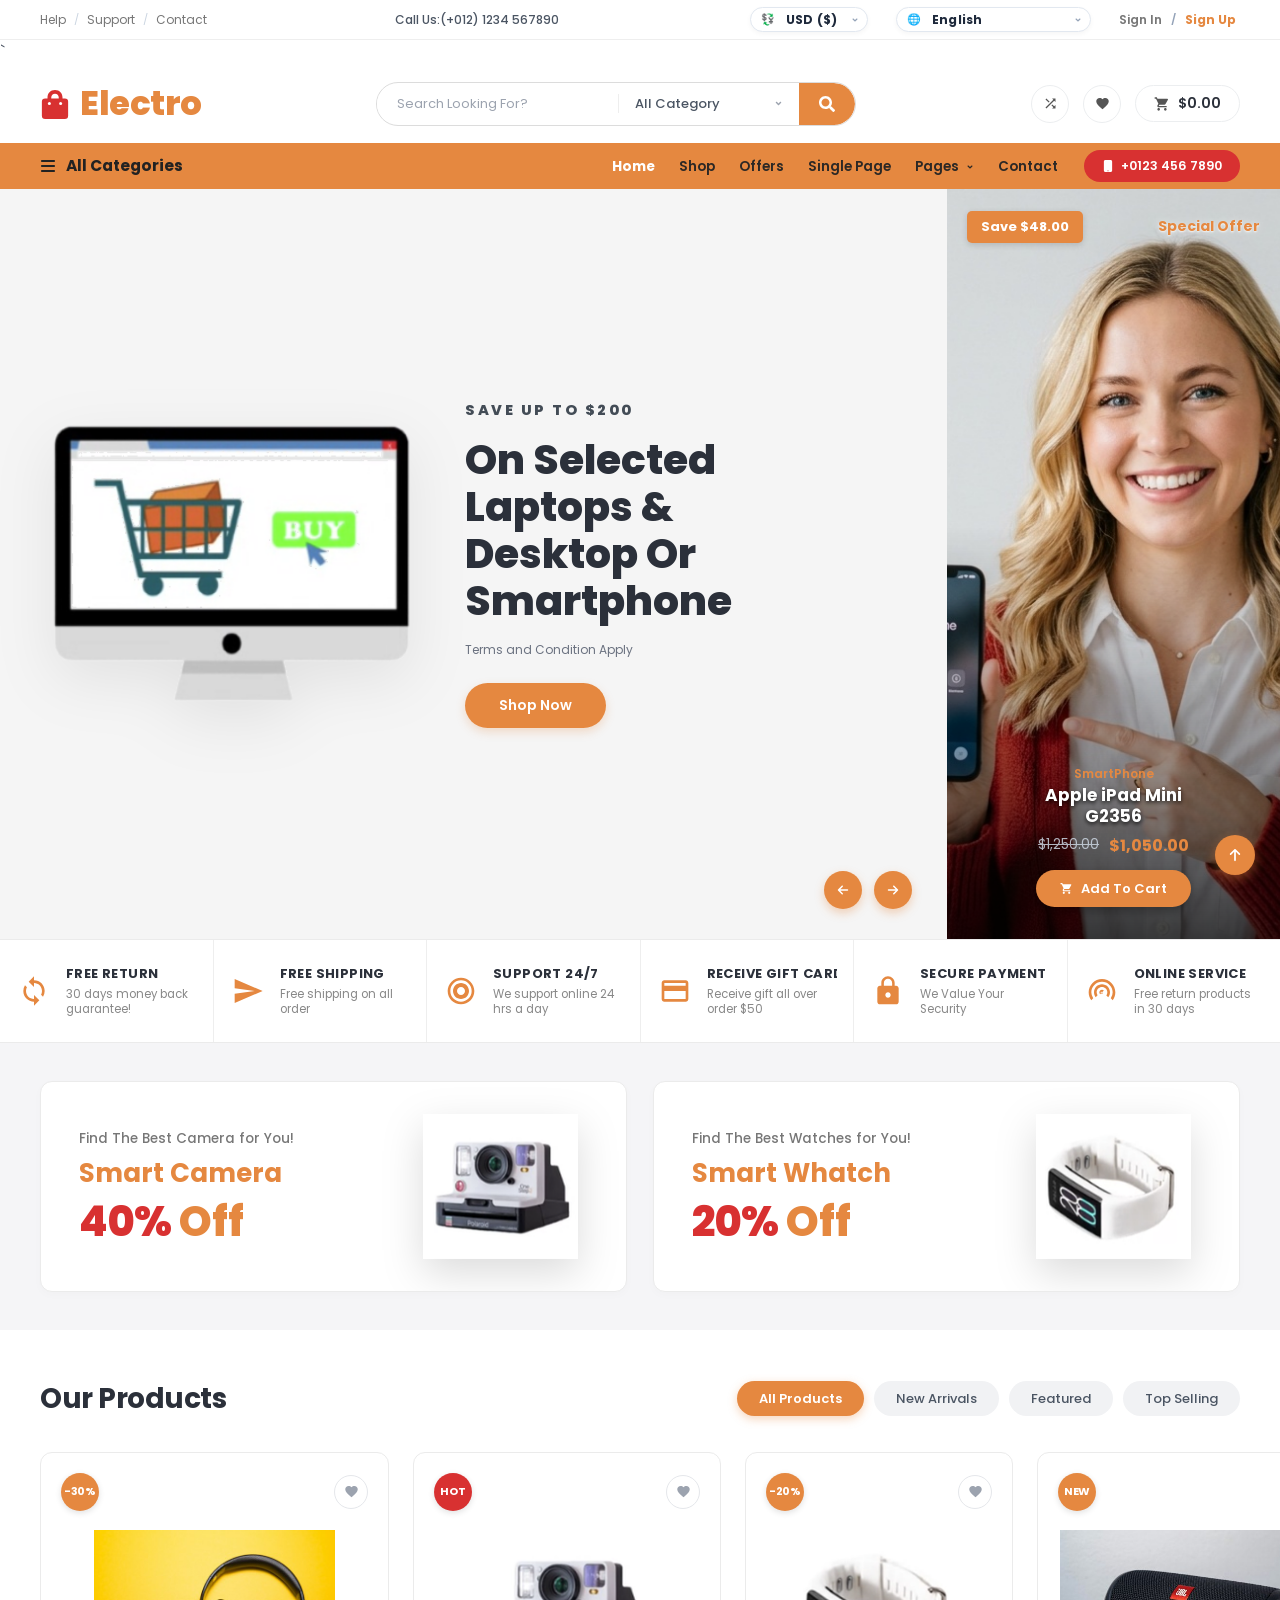
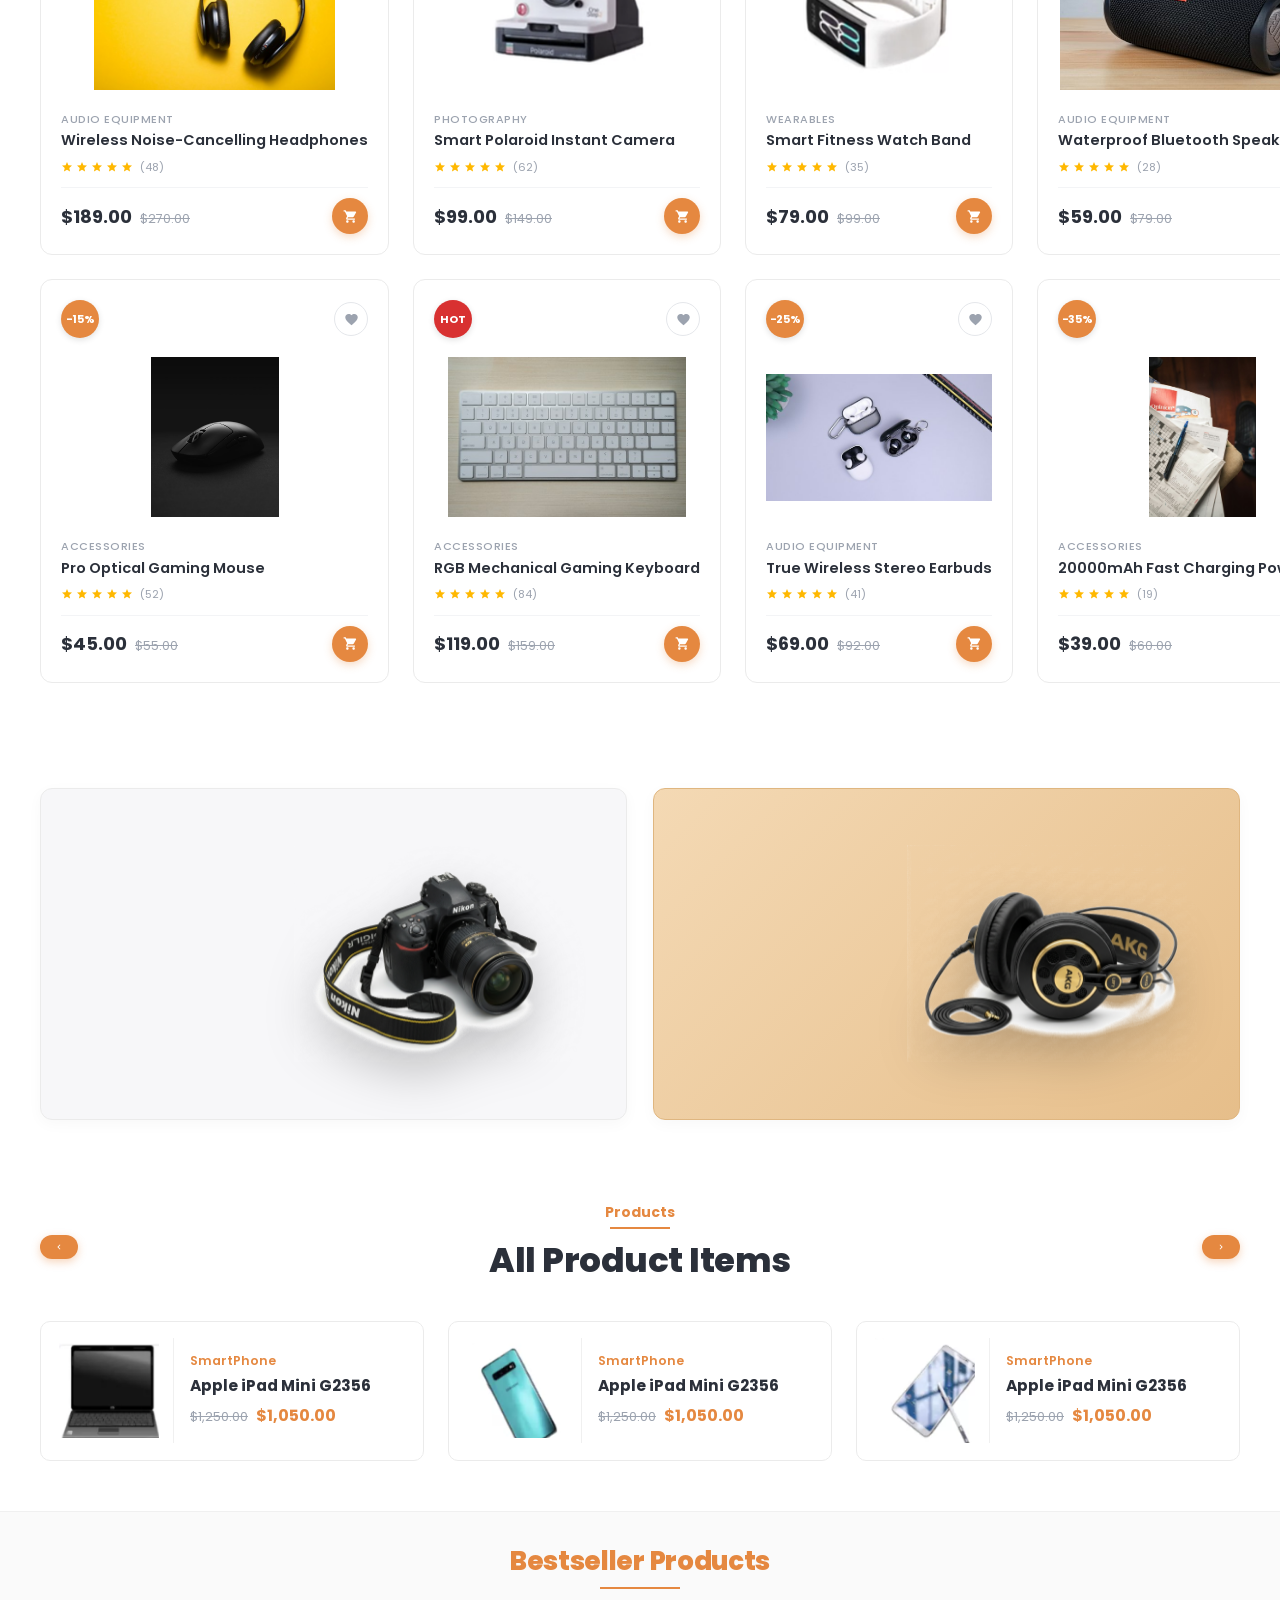
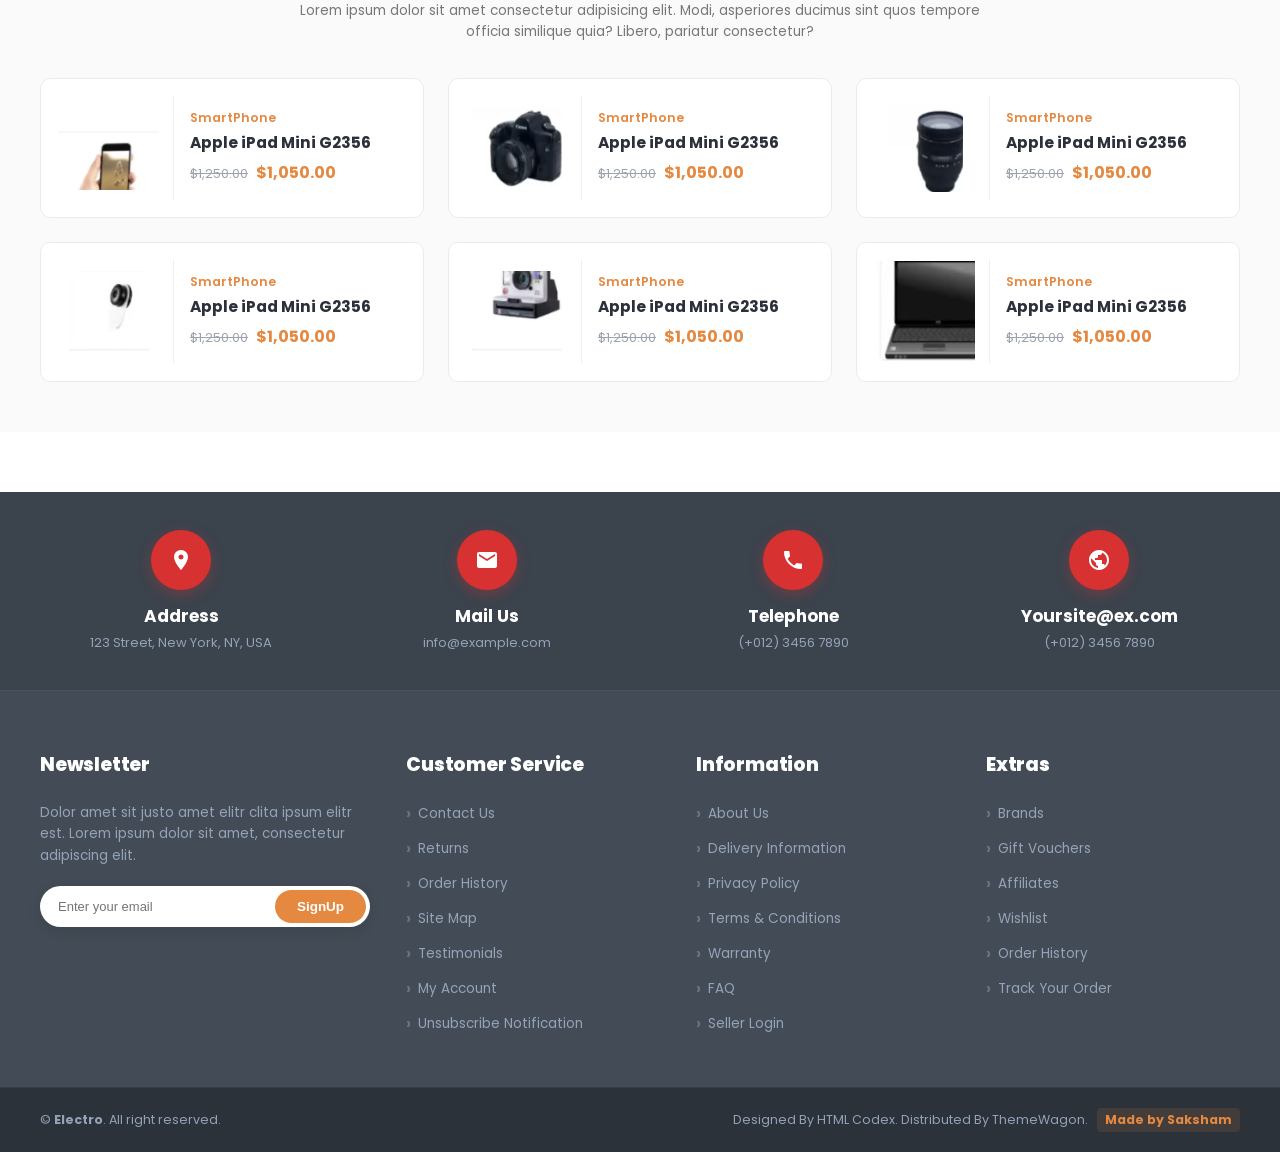
<file: index.html>
<!DOCTYPE html>
<html lang="en">
<head>
    <meta charset="UTF-8">
    <meta name="viewport" content="width=device-width, initial-scale=1.0">
    <title>Electro - Electronics eCommerce Store</title>

    <!-- Google Fonts: Poppins -->
    <link rel="preconnect" href="https://fonts.googleapis.com">
    <link rel="preconnect" href="https://fonts.gstatic.com" crossorigin>
    <link href="https://fonts.googleapis.com/css2?family=Poppins:wght@300;400;500;600;700;800;900&display=swap" rel="stylesheet">

    <!-- External CSS File -->
    <link rel="stylesheet" href="style.css">
    <link rel="stylesheet" href="reference-offers.css">
    <link rel="stylesheet" href="app-styles.css">
</head>
<body>

    <!-- ========================================================= -->
    <!-- 1. TOP UTILITY BAR                                        -->
    <!-- ========================================================= -->
    <div class="top-bar">
        <div class="container top-bar-container">
            <!-- Left Help/Support Links -->
            <div class="top-left">
                <a href="contact.html">Help</a>
                <span class="sep">/</span>
                <a href="contact.html">Support</a>
                <span class="sep">/</span>
                <a href="contact.html">Contact</a>
            </div>

            <!-- Center Hotline -->
            <div class="top-center">
                <span>Call Us:(+012) 1234 567890</span>
            </div>

            <!-- Right Options: Currency, Language, Dashboard -->
            <div class="top-right">
                <div class="top-item dropdown top-select-wrapper" title="Select Currency">
                    <select class="top-select-currency" id="currency-select" aria-label="Select Currency">
                        <option value="USD">USD ($)</option>
                        <option value="INR">INR (₹)</option>
                        <option value="RUB">RUB (₽)</option>
                        <option value="JPY">JPY (¥)</option>
                        <option value="EUR">EUR (€)</option>
                        <option value="GBP">GBP (£)</option>
                        <option value="AED">AED (د.إ)</option>
                    </select>
                    <svg class="icon icon-down" viewBox="0 0 320 512" width="8" height="8" fill="currentColor">
                        <path d="M143 352.3L7 216.3c-9.4-9.4-9.4-24.6 0-33.9l22.6-22.6c9.4-9.4 24.6-9.4 33.9 0l96.4 96.4 96.4-96.4c9.4-9.4 24.6-9.4 33.9 0l22.6 22.6c9.4 9.4 9.4 24.6 0 33.9l-136 136c-9.2 9.4-24.4 9.4-33.8 0z"/>
                    </svg>
                </div>
                <div class="top-item dropdown top-select-wrapper" title="Select Language">
                    <select class="top-select-language" id="language-select" aria-label="Select Language">
                        <option value="en">English</option>
                        <option value="hi">हिन्दी (Hindi)</option>
                        <option value="ru">Русский (Russian)</option>
                        <option value="ja">日本語 (Japanese)</option>
                        <option value="es">Español (Spanish)</option>
                        <option value="de">Deutsch (German)</option>
                        <option value="ar">العربية (Arabic)</option>
                    </select>
                    <svg class="icon icon-down" viewBox="0 0 320 512" width="8" height="8" fill="currentColor">
                        <path d="M143 352.3L7 216.3c-9.4-9.4-9.4-24.6 0-33.9l22.6-22.6c9.4-9.4 24.6-9.4 33.9 0l96.4 96.4 96.4-96.4c9.4-9.4 24.6-9.4 33.9 0l22.6 22.6c9.4 9.4 9.4 24.6 0 33.9l-136 136c-9.2 9.4-24.4 9.4-33.8 0z"/>
                    </svg>
                </div>
                <a href="profile.html" class="top-item dashboard-link" style="text-decoration:none; color:inherit; display:flex; align-items:center; gap:5px;">
                    <svg class="icon icon-home" viewBox="0 0 576 512" width="11" height="11" fill="currentColor">
                        <path d="M280.37 148.26L96 300.11V464a16 16 0 0 0 16 16l112.06-.29a16 16 0 0 0 15.92-16V368a16 16 0 0 1 16-16h64a16 16 0 0 1 16 16v95.64a16 16 0 0 0 16 16.05L464 480a16 16 0 0 0 16-16V300L295.67 148.26a12.19 12.19 0 0 0-15.3 0zM571.6 251.47L488 182.56V44.05a12 12 0 0 0-12-12h-56a12 12 0 0 0-12 12v73.61L318.47 43a48 48 0 0 0-61 0L4.34 251.47a12 12 0 0 0-1.6 16.9l25.5 31A12 12 0 0 0 45.15 301l235.22-193.74a12.19 12.19 0 0 1 15.3 0L530.9 301a12 12 0 0 0 16.9-1.6l25.5-31a12 12 0 0 0-1.7-16.93z"/>
                    </svg>
                    <span data-i18n="my_dashboard">My Dashboard</span>
                </a>
            </div>
        </div>
    </div>
`
    <!-- ========================================================= -->
    <!-- 2. MAIN HEADER (Logo, Search Bar, Quick Actions)          -->
    <!-- ========================================================= -->
    <header class="main-header">
        <div class="container header-container">
            <!-- Brand Logo -->
            <a href="index.html" class="brand-logo">
                <div class="logo-icon">
                    <svg class="logo-svg" viewBox="0 0 32 34" width="30" height="32">
                        <!-- Bag Handle -->
                        <path fill="#d83131" d="M16 2 C11 2 8 5.5 8 10 L8 12 L12 12 L12 10 C12 7.8 13.8 6 16 6 C18.2 6 20 7.8 20 10 L20 12 L24 12 L24 10 C24 5.5 21 2 16 2 Z"/>
                        <!-- Bag Body -->
                        <rect x="2" y="11" width="28" height="22" rx="3.5" fill="#d83131"/>
                        <!-- Rivet Dots -->
                        <circle cx="10" cy="16.5" r="1.6" fill="#ffffff"/>
                        <circle cx="22" cy="16.5" r="1.6" fill="#ffffff"/>
                    </svg>
                </div>
                <span class="logo-name">Electro</span>
            </a>

            <!-- Search Area with Category Dropdown -->
            <div class="search-wrapper">
                <input type="text" class="search-input" placeholder="Search Looking For?" id="global-search-input">
                <div class="category-dropdown" style="position:relative;">
                    <select class="search-category-select" id="header-category-select" aria-label="Select Category">
                        <option value="all">All Category</option>
                        <option value="SmartPhone">Smartphones</option>
                        <option value="Electronics">Electronics</option>
                        <option value="Photography">Cameras &amp; Photo</option>
                        <option value="Audio">Audio &amp; Studio</option>
                        <option value="Accessories">Accessories</option>
                    </select>
                    <svg class="icon icon-down" viewBox="0 0 320 512" width="9" height="9" fill="currentColor">
                        <path d="M143 352.3L7 216.3c-9.4-9.4-9.4-24.6 0-33.9l22.6-22.6c9.4-9.4 24.6-9.4 33.9 0l96.4 96.4 96.4-96.4c9.4-9.4 24.6-9.4 33.9 0l22.6 22.6c9.4 9.4 9.4 24.6 0 33.9l-136 136c-9.2 9.4-24.4 9.4-33.8 0z"/>
                    </svg>
                </div>
                <button type="submit" class="search-btn" id="global-search-btn" aria-label="Search">
                    <svg class="icon icon-search" viewBox="0 0 512 512" width="16" height="16" fill="currentColor">
                        <path d="M505 442.7L405.3 343c-4.5-4.5-10.6-7-17-7H372c27.6-35.3 44-79.7 44-128C416 93.1 322.9 0 208 0S0 93.1 0 208s93.1 208 208 208c48.3 0 92.7-16.4 128-44v16.3c0 6.4 2.5 12.5 7 17l99.7 99.7c9.4 9.4 24.6 9.4 33.9 0l28.3-28.3c9.4-9.4 9.4-24.6.1-34zM208 336c-70.7 0-128-57.2-128-128 0-70.7 57.2-128 128-128 70.7 0 128 57.2 128 128 0 70.7-57.2 128-128 128z"/>
                    </svg>
                </button>
            </div>

            <!-- Action Controls: Compare, Wishlist, Cart -->
            <div class="user-actions">
                <a href="profile.html" class="action-circle" title="Compare Products">
                    <svg class="icon icon-compare" viewBox="0 0 24 24" width="15" height="15" fill="currentColor">
                        <path d="M10.59 9.17L5.41 4 4 5.41l5.17 5.17 1.42-1.41zM14.5 4l2.04 2.04L4 18.59 5.41 20 17.96 7.46 20 9.5V4h-5.5zm.33 9.42l-1.41 1.41 3.13 3.13L14.5 20H20v-5.5l-2.04 2.04-3.13-3.12z"/>
                    </svg>
                </a>
                <a href="profile.html#liked" class="action-circle" title="Wishlist">
                    <svg class="icon icon-heart" viewBox="0 0 24 24" width="15" height="15" fill="currentColor">
                        <path d="M12 21.35l-1.45-1.32C5.4 15.36 2 12.28 2 8.5 2 5.42 4.42 3 7.5 3c1.74 0 3.41.81 4.5 2.09C13.09 3.81 14.76 3 16.5 3 19.58 3 22 5.42 22 8.5c0 3.78-3.4 6.86-8.55 11.54L12 21.35z"/>
                    </svg>
                </a>
                <a href="cart.html" class="action-cart" title="Shopping Cart" style="position:relative;">
                    <svg class="icon icon-cart" viewBox="0 0 24 24" width="16" height="16" fill="currentColor">
                        <path d="M7 18c-1.1 0-1.99.9-1.99 2S5.9 22 7 22s2-.9 2-2-.9-2-2-2zM1 2v2h2l3.6 7.59-1.35 2.45c-.16.28-.25.61-.25.96 0 1.1.9 2 2 2h12v-2H7.42c-.14 0-.25-.11-.25-.25l.03-.12.9-1.63h7.45c.75 0 1.41-.41 1.75-1.03l3.58-6.49c.08-.14.12-.31.12-.48 0-.55-.45-1-1-1H5.21l-.94-2H1zm16 16c-1.1 0-1.99.9-1.99 2s.89 2 1.99 2 2-.9 2-2-.9-2-2-2z"/>
                    </svg>
                    <span class="cart-total" data-cart-total>$0.00</span>
                    <span class="header-cart-badge" data-cart-count style="display:none;">0</span>
                </a>
            </div>
        </div>
    </header>

    <!-- ========================================================= -->
    <!-- 3. NAVIGATION BAR (Orange Ribbon with Menu & Hotline)     -->
    <!-- ========================================================= -->
    <nav class="nav-ribbon">
        <div class="container nav-container">
            <!-- Left: All Categories Trigger with Dropdown Menu -->
            <div class="nav-categories" id="nav-categories-trigger">
                <svg class="icon icon-bars" viewBox="0 0 448 512" width="16" height="16" fill="currentColor">
                    <path d="M0 96C0 78.3 14.3 64 32 64H416c17.7 0 32 14.3 32 32s-14.3 32-32 32H32C14.3 128 0 113.7 0 96zM0 256c0-17.7 14.3-32 32-32H416c17.7 0 32 14.3 32 32s-14.3 32-32 32H32c-17.7 0-32-14.3-32-32zM448 416c0 17.7-14.3 32-32 32H32c-17.7 0-32-14.3-32-32s14.3-32 32-32H416c17.7 0 32 14.3 32 32z"/>
                </svg>
                <span class="categories-title" data-i18n="nav_all_categories">All Categories</span>
                <div class="nav-categories-menu" id="nav-categories-dropdown">
                    <a href="javascript:void(0)" class="nav-cat-item" data-category="all">📱 All Categories</a>
                    <a href="javascript:void(0)" class="nav-cat-item" data-category="SmartPhone">📲 Smartphones &amp; Tablets</a>
                    <a href="javascript:void(0)" class="nav-cat-item" data-category="Photography">📷 Cameras &amp; Photography</a>
                    <a href="javascript:void(0)" class="nav-cat-item" data-category="Electronics">💻 Laptops &amp; Computers</a>
                    <a href="javascript:void(0)" class="nav-cat-item" data-category="Audio">🎧 Audio &amp; Headphones</a>
                    <a href="javascript:void(0)" class="nav-cat-item" data-category="Accessories">⌚ Gadget Accessories</a>
                </div>
            </div>

            <!-- Right Group: Nav Links + Hotline Pill -->
            <div class="nav-right-group">
                <ul class="nav-menu">
                    <li><a href="index.html" class="nav-item active">Home</a></li>
                    <li><a href="shop.html" class="nav-item">Shop</a></li>
                    <li><a href="offers.html" class="nav-item">Offers</a></li>
                    <li><a href="single-product.html" class="nav-item">Single Page</a></li>
                    <li class="has-submenu nav-item-dropdown">
                        <a href="#" class="nav-item">
                            <span>Pages</span>
                            <svg class="icon icon-down" viewBox="0 0 320 512" width="8" height="8" fill="currentColor">
                                <path d="M143 352.3L7 216.3c-9.4-9.4-9.4-24.6 0-33.9l22.6-22.6c9.4-9.4 24.6-9.4 33.9 0l96.4 96.4 96.4-96.4c9.4-9.4 24.6-9.4 33.9 0l22.6 22.6c9.4 9.4 9.4 24.6 0 33.9l-136 136c-9.2 9.4-24.4 9.4-33.8 0z"/>
                            </svg>
                        </a>
                        <div class="nav-dropdown-menu">
                            <a href="single-product.html">Single Product</a>
                            <a href="contact.html">Contact Us</a>
                            <a href="cart.html">Cart Page</a>
                            <a href="cart.html#checkout">Checkout</a>
                            <a href="profile.html">User Profile</a>
                            <a href="auth.html">Login / Sign Up</a>
                            <a href="offers.html">Offers Page</a>
                        </div>
                    </li>
                    <li><a href="contact.html" class="nav-item">Contact</a></li>
                </ul>

                <div class="nav-hotline">
                    <a href="tel:+01234567890" class="hotline-pill">
                        <svg class="icon icon-phone" viewBox="0 0 384 512" width="12" height="12" fill="currentColor">
                            <path d="M80 0C44.7 0 16 28.7 16 64V448c0 35.3 28.7 64 64 64H304c35.3 0 64-28.7 64-64V64c0-35.3-28.7-64-64-64H80zm112 432a24 24 0 1 1 0 48 24 24 0 1 1 0-48z"/>
                        </svg>
                        <span>+0123 456 7890</span>
                    </a>
                </div>
            </div>
        </div>
    </nav>

    <!-- ========================================================= -->
    <!-- 4. HERO SECTION (Main Slider Banner + Promo Side Card)    -->
    <!-- ========================================================= -->
    <section class="hero-showcase">
        <div class="container hero-layout">
            <!-- Left Hero Banner (~73% width) -->
            <div class="hero-main-card">
                <div class="hero-carousel-viewport">
                    <div class="hero-carousel-track" id="hero-slider-track">
                        <!-- Slide 0: Computers & Laptops -->
                        <div class="hero-slide-item is-active" data-slide-index="0">
                            <div class="hero-graphic">
                                <img src="assets/monitor_transparent.png" alt="Desktop Monitor and Online Shopping" class="monitor-img hero-product-img">
                            </div>
                            <div class="hero-details">
                                <span class="hero-eyebrow">SAVE UP TO $200</span>
                                <h1 class="hero-heading" data-i18n-html="hero_slide_0">
                                    On Selected<br>
                                    Laptops &amp;<br>
                                    Desktop Or<br>
                                    Smartphone
                                </h1>
                                <p class="hero-terms">Terms and Condition Apply</p>
                                <a href="offers.html" class="hero-cta-btn">Shop Now</a>
                            </div>
                        </div>

                        <!-- Slide 1: Smart AI Voice Speaker -->
                        <div class="hero-slide-item" data-slide-index="1">
                            <div class="hero-graphic">
                                <img src="assets/speaker_transparent.png" alt="Smart AI Voice Speaker" class="monitor-img hero-product-img">
                            </div>
                            <div class="hero-details">
                                <span class="hero-eyebrow">SPECIAL DISCOUNT 45%</span>
                                <h1 class="hero-heading" data-i18n-html="hero_slide_1">
                                    Next-Gen AI<br>
                                    Smart Voice<br>
                                    Surround Sound<br>
                                    Speakers
                                </h1>
                                <p class="hero-terms">Terms and Condition Apply</p>
                                <a href="offers.html" class="hero-cta-btn">Shop Now</a>
                            </div>
                        </div>

                        <!-- Slide 2: Cinematic 4K DSLR Camera -->
                        <div class="hero-slide-item" data-slide-index="2">
                            <div class="hero-graphic">
                                <img src="assets/floating_camera_hd.png" alt="Canon EOS DSLR Camera" class="monitor-img hero-product-img">
                            </div>
                            <div class="hero-details">
                                <span class="hero-eyebrow">FLASH SALE UP TO $300</span>
                                <h1 class="hero-heading" data-i18n-html="hero_slide_2">
                                    High-End Pro<br>
                                    Cinematic 4K<br>
                                    DSLR Camera<br>
                                    Kits
                                </h1>
                                <p class="hero-terms">Terms and Condition Apply</p>
                                <a href="single-product.html" class="hero-cta-btn">Shop Now</a>
                            </div>
                        </div>

                        <!-- Slide 3: 4K Ultra Drone -->
                        <div class="hero-slide-item" data-slide-index="3">
                            <div class="hero-graphic">
                                <img src="assets/drone_transparent.png" alt="Ultra 4K Drone" class="monitor-img hero-product-img">
                            </div>
                            <div class="hero-details">
                                <span class="hero-eyebrow">NEW ARRIVAL 2026</span>
                                <h1 class="hero-heading" data-i18n-html="hero_slide_3">
                                    Ultra Cinematic<br>
                                    4K Quadcopter<br>
                                    GPS Aerial<br>
                                    Drones
                                </h1>
                                <p class="hero-terms">Terms and Condition Apply</p>
                                <a href="offers.html" class="hero-cta-btn">Shop Now</a>
                            </div>
                        </div>

                        <!-- Slide 4: Wireless HD Studio Headphones -->
                        <div class="hero-slide-item" data-slide-index="4">
                            <div class="hero-graphic">
                                <img src="assets/floating_headphones_hd.png" alt="Studio Wireless Headphones" class="monitor-img hero-product-img">
                            </div>
                            <div class="hero-details">
                                <span class="hero-eyebrow">SAVE UP TO 50% OFF</span>
                                <h1 class="hero-heading" data-i18n-html="hero_slide_4">
                                    Wireless HD<br>
                                    Studio Noise<br>
                                    Cancelling<br>
                                    Headphones
                                </h1>
                                <p class="hero-terms">Terms and Condition Apply</p>
                                <a href="offers.html" class="hero-cta-btn">Shop Now</a>
                            </div>
                        </div>
                    </div>
                </div>

                <!-- Carousel Slider Navigation Arrows -->
                <div class="hero-arrows">
                    <button class="arrow-btn hero-arrow-prev" id="hero-prev-btn" aria-label="Previous Slide">
                        <svg class="icon icon-arrow" viewBox="0 0 448 512" width="12" height="12" fill="currentColor">
                            <path d="M9.4 233.4c-12.5 12.5-12.5 32.8 0 45.3l160 160c12.5 12.5 32.8 12.5 45.3 0s12.5-32.8 0-45.3L109.2 288 416 288c17.7 0 32-14.3 32-32s-14.3-32-32-32l-306.7 0L214.6 118.6c12.5-12.5 12.5-32.8 0-45.3s-32.8-12.5-45.3 0l-160 160z"/>
                        </svg>
                    </button>
                    <button class="arrow-btn hero-arrow-next" id="hero-next-btn" aria-label="Next Slide">
                        <svg class="icon icon-arrow" viewBox="0 0 448 512" width="12" height="12" fill="currentColor">
                            <path d="M438.6 278.6c12.5-12.5 12.5-32.8 0-45.3l-160-160c-12.5-12.5-32.8-12.5-45.3 0s-12.5 32.8 0 45.3L338.8 224 32 224c-17.7 0-32 14.3-32 32s14.3 32 32 32l306.7 0L233.4 393.4c-12.5 12.5-12.5 32.8 0 45.3s32.8 12.5 45.3 0l160-160z"/>
                        </svg>
                    </button>
                </div>

                <!-- Carousel Slider Indicator Dots for Mobile & Desktop -->
                <div class="hero-slider-dots" id="hero-slider-dots"></div>
            </div>

            <!-- Right Promo Banner Card (~27% width) -->
            <div class="hero-promo-card">
                <!-- Promo Top Tags -->
                <div class="promo-top-tags">
                    <span class="save-tag">Save $48.00</span>
                    <span class="special-tag">Special Offer</span>
                </div>

                <!-- Bottom Product Information -->
                <div class="promo-bottom-info">
                    <span class="product-category">SmartPhone</span>
                    <h2 class="product-title">
                        Apple iPad Mini<br>
                        G2356
                    </h2>
                    <div class="product-prices">
                        <span class="old-price">$1,250.00</span>
                        <span class="current-price">$1,050.00</span>
                    </div>
                    <a href="#" class="btn-add-cart">
                        <svg class="icon icon-cart" viewBox="0 0 24 24" width="13" height="13" fill="currentColor">
                            <path d="M7 18c-1.1 0-1.99.9-1.99 2S5.9 22 7 22s2-.9 2-2-.9-2-2-2zM1 2v2h2l3.6 7.59-1.35 2.45c-.16.28-.25.61-.25.96 0 1.1.9 2 2 2h12v-2H7.42c-.14 0-.25-.11-.25-.25l.03-.12.9-1.63h7.45c.75 0 1.41-.41 1.75-1.03l3.58-6.49c.08-.14.12-.31.12-.48 0-.55-.45-1-1-1H5.21l-.94-2H1zm16 16c-1.1 0-1.99.9-1.99 2s.89 2 1.99 2 2-.9 2-2-.9-2-2-2z"/>
                        </svg>
                        <span>Add To Cart</span>
                    </a>
                </div>
            </div>
        </div>
    </section>

    <!-- ========================================================= -->
    <!-- DYNAMIC LIVE SEARCH & CATEGORY FILTER RESULTS             -->
    <!-- ========================================================= -->
    <section class="electro-search-results-section" id="search-results-section" style="display:none;">
        <div class="container">
            <div class="search-results-header">
                <div>
                    <h2 class="search-results-heading" id="search-results-title">🔍 Search Results</h2>
                    <p class="search-results-meta" id="search-results-meta">Showing products matching your search</p>
                </div>
                <button type="button" class="btn-clear-search" id="btn-clear-search">✕ Clear &amp; Show All</button>
            </div>
            <div class="search-results-grid" id="search-results-grid">
                <!-- Dynamically populated by Electro.Search -->
            </div>
        </div>
    </section>

    <!-- ========================================================= -->
    <!-- 4A. CUSTOMER BENEFITS STRIP                               -->
    <!-- ========================================================= -->
    <section class="reference-offers-benefits-strip hide-on-search" id="customer-benefits">
        <div class="container reference-offers-benefits-container">
            <!-- 1. FREE RETURN -->
            <div class="reference-offers-benefit-item">
                <div class="reference-offers-benefit-icon">
                    <svg viewBox="0 0 24 24">
                        <path d="M12 4V1L8 5l4 4V6c3.31 0 6 2.69 6 6 0 1.01-.25 1.97-.7 2.8l1.46 1.46A7.93 7.93 0 0 0 20 12c0-4.42-3.58-8-8-8zm0 14c-3.31 0-6-2.69-6-6 0-1.01.25-1.97.7-2.8L5.24 7.74A7.93 7.93 0 0 0 4 12c0 4.42 3.58 8 8 8v3l4-4-4-4v3z"/>
                    </svg>
                </div>
                <div class="reference-offers-benefit-info">
                    <span class="reference-offers-benefit-title">FREE RETURN</span>
                    <span class="reference-offers-benefit-desc">30 days money back guarantee!</span>
                </div>
            </div>

            <!-- 2. FREE SHIPPING -->
            <div class="reference-offers-benefit-item">
                <div class="reference-offers-benefit-icon">
                    <svg viewBox="0 0 24 24">
                        <path d="M2.01 21L23 12 2.01 3 2 10l15 2-15 2z"/>
                    </svg>
                </div>
                <div class="reference-offers-benefit-info">
                    <span class="reference-offers-benefit-title">FREE SHIPPING</span>
                    <span class="reference-offers-benefit-desc">Free shipping on all order</span>
                </div>
            </div>

            <!-- 3. SUPPORT 24/7 -->
            <div class="reference-offers-benefit-item">
                <div class="reference-offers-benefit-icon">
                    <svg viewBox="0 0 24 24">
                        <path d="M12 2C6.48 2 2 6.48 2 12s4.48 10 10 10 10-4.48 10-10S17.52 2 12 2zm0 18c-4.41 0-8-3.59-8-8s3.59-8 8-8 8 3.59 8 8-3.59 8-8 8zm0-14c-3.31 0-6 2.69-6 6s2.69 6 6 6 6-2.69 6-6-2.69-6-6-6zm0 9c-1.66 0-3-1.34-3-3s1.34-3 3-3 3 1.34 3 3-1.34 3-3 3z"/>
                    </svg>
                </div>
                <div class="reference-offers-benefit-info">
                    <span class="reference-offers-benefit-title">SUPPORT 24/7</span>
                    <span class="reference-offers-benefit-desc">We support online 24 hrs a day</span>
                </div>
            </div>

            <!-- 4. RECEIVE GIFT CARD -->
            <div class="reference-offers-benefit-item">
                <div class="reference-offers-benefit-icon">
                    <svg viewBox="0 0 24 24">
                        <path d="M20 4H4c-1.11 0-1.99.89-1.99 2L2 18c0 1.11.89 2 2 2h16c1.11 0 2-.89 2-2V6c0-1.11-.89-2-2-2zm0 14H4v-6h16v6zm0-10H4V6h16v2z"/>
                    </svg>
                </div>
                <div class="reference-offers-benefit-info">
                    <span class="reference-offers-benefit-title">RECEIVE GIFT CARD</span>
                    <span class="reference-offers-benefit-desc">Receive gift all over order $50</span>
                </div>
            </div>

            <!-- 5. SECURE PAYMENT -->
            <div class="reference-offers-benefit-item">
                <div class="reference-offers-benefit-icon">
                    <svg viewBox="0 0 24 24">
                        <path d="M18 8h-1V6c0-2.76-2.24-5-5-5S7 3.24 7 6v2H6c-1.1 0-2 .9-2 2v10c0 1.1.9 2 2 2h12c1.1 0 2-.9 2-2V10c0-1.1-.9-2-2-2zm-6 9c-1.1 0-2-.9-2-2s.9-2 2-2 2 .9 2 2-.9 2-2 2zm3.1-9H8.9V6c0-1.71 1.39-3.1 3.1-3.1 1.71 0 3.1 1.39 3.1 3.1v2z"/>
                    </svg>
                </div>
                <div class="reference-offers-benefit-info">
                    <span class="reference-offers-benefit-title">SECURE PAYMENT</span>
                    <span class="reference-offers-benefit-desc">We Value Your Security</span>
                </div>
            </div>

            <!-- 6. ONLINE SERVICE -->
            <div class="reference-offers-benefit-item">
                <div class="reference-offers-benefit-icon">
                    <svg viewBox="0 0 24 24">
                        <path d="M12 3C6.48 3 2 7.48 2 13c0 2.22.73 4.27 1.96 5.92L5.4 17.48A7.95 7.95 0 0 1 4 13c0-4.41 3.59-8 8-8s8 3.59 8 8a7.95 7.95 0 0 1-1.4 4.48l1.44 1.44C21.27 17.27 22 15.22 22 13c0-5.52-4.48-10-10-10zm0 4c-3.31 0-6 2.69-6 6 0 1.38.47 2.65 1.25 3.67l1.45-1.45A3.99 3.99 0 0 1 8 13c0-2.21 1.79-4 4-4s4 1.79 4 4c0 .87-.28 1.67-.75 2.32l1.45 1.45C17.53 15.65 18 14.38 18 13c0-3.31-2.69-6-6-6zm0 4c-1.1 0-2 .9-2 2 0 .55.22 1.05.59 1.41l2.82-2.82C13.05 11.22 12.55 11 12 11zm0 3c-.55 0-1-.45-1-1 0-.28.11-.53.29-.71l1.42 1.42c-.18.18-.43.29-.71.29z"/>
                    </svg>
                </div>
                <div class="reference-offers-benefit-info">
                    <span class="reference-offers-benefit-title">ONLINE SERVICE</span>
                    <span class="reference-offers-benefit-desc">Free return products in 30 days</span>
                </div>
            </div>
        </div>
    </section>

    <!-- ========================================================= -->
    <!-- 4B. PROMOTIONAL PRODUCT BANNERS                           -->
    <!-- ========================================================= -->
    <section class="reference-offers-promo-section hide-on-search">
        <div class="container">
            <div class="reference-offers-promo-grid">
                <!-- Left Banner: Smart Camera -->
                <div class="reference-offers-promo-card">
                    <div class="reference-offers-promo-content">
                        <p class="reference-offers-promo-subtitle">Find The Best Camera for You!</p>
                        <h3 class="reference-offers-promo-title">Smart Camera</h3>
                        <div class="reference-offers-promo-discount">
                            <span class="reference-offers-discount-pct">40%</span>
                            <span class="reference-offers-discount-off">Off</span>
                        </div>
                    </div>
                    <div class="reference-offers-promo-image-wrapper">
                        <img src="assets/promo_camera.png" alt="Smart Camera" class="reference-offers-promo-img">
                    </div>
                </div>

                <!-- Right Banner: Smart Whatch -->
                <div class="reference-offers-promo-card">
                    <div class="reference-offers-promo-content">
                        <p class="reference-offers-promo-subtitle">Find The Best Watches for You!</p>
                        <h3 class="reference-offers-promo-title">Smart Whatch</h3>
                        <div class="reference-offers-promo-discount">
                            <span class="reference-offers-discount-pct">20%</span>
                            <span class="reference-offers-discount-off">Off</span>
                        </div>
                    </div>
                    <div class="reference-offers-promo-image-wrapper">
                        <img src="assets/promo_watch.png" alt="Smart Whatch" class="reference-offers-promo-img">
                    </div>
                </div>
            </div>
        </div>
    </section>

    <!-- ========================================================= -->
    <!-- 4C. OUR PRODUCTS SECTION                                  -->
    <!-- ========================================================= -->
    <section class="reference-offers-products-section hide-on-search" id="our-products">
        <div class="container">
            <!-- Pure CSS Filter State Inputs -->
            <input type="radio" name="ref-product-filter" id="filter-all" class="reference-offers-filter-radio" checked>
            <input type="radio" name="ref-product-filter" id="filter-new" class="reference-offers-filter-radio">
            <input type="radio" name="ref-product-filter" id="filter-featured" class="reference-offers-filter-radio">
            <input type="radio" name="ref-product-filter" id="filter-top" class="reference-offers-filter-radio">

            <!-- Section Header & Filter Pills -->
            <div class="reference-offers-section-header">
                <h2 class="reference-offers-section-title">Our Products</h2>
                <div class="reference-offers-filter-pills">
                    <label for="filter-all" class="reference-offers-filter-label">All Products</label>
                    <label for="filter-new" class="reference-offers-filter-label">New Arrivals</label>
                    <label for="filter-featured" class="reference-offers-filter-label">Featured</label>
                    <label for="filter-top" class="reference-offers-filter-label">Top Selling</label>
                </div>
            </div>

            <!-- Products Grid (8 Items) -->
            <div class="reference-offers-products-grid">
                <!-- Product 1: Headphones (Featured, Top) -->
                <div class="reference-offers-product-card is-featured is-top">
                    <div class="reference-offers-card-top">
                        <span class="reference-offers-badge reference-offers-badge-orange">-30%</span>
                        <input type="checkbox" id="wishlist-1" class="reference-offers-wishlist-toggle">
                        <label for="wishlist-1" class="reference-offers-wishlist-btn" title="Add to Wishlist">
                            <svg viewBox="0 0 24 24"><path d="M12 21.35l-1.45-1.32C5.4 15.36 2 12.28 2 8.5 2 5.42 4.42 3 7.5 3c1.74 0 3.41.81 4.5 2.09C13.09 3.81 14.76 3 16.5 3 19.58 3 22 5.42 22 8.5c0 3.78-3.4 6.86-8.55 11.54L12 21.35z"/></svg>
                        </label>
                    </div>
                    <div class="reference-offers-card-media">
                        <img src="assets/product_headphones.jpg" alt="Wireless Noise-Cancelling Headphones" class="reference-offers-card-img">
                    </div>
                    <div class="reference-offers-card-info">
                        <span class="reference-offers-card-category">Audio Equipment</span>
                        <a href="offers.html" class="reference-offers-card-name" title="Wireless Noise-Cancelling Headphones">Wireless Noise-Cancelling Headphones</a>
                        <div class="reference-offers-rating">
                            <svg viewBox="0 0 24 24"><path d="M12 17.27L18.18 21l-1.64-7.03L22 9.24l-7.19-.61L12 2 9.19 8.63 2 9.24l5.46 4.73L5.82 21z"/></svg>
                            <svg viewBox="0 0 24 24"><path d="M12 17.27L18.18 21l-1.64-7.03L22 9.24l-7.19-.61L12 2 9.19 8.63 2 9.24l5.46 4.73L5.82 21z"/></svg>
                            <svg viewBox="0 0 24 24"><path d="M12 17.27L18.18 21l-1.64-7.03L22 9.24l-7.19-.61L12 2 9.19 8.63 2 9.24l5.46 4.73L5.82 21z"/></svg>
                            <svg viewBox="0 0 24 24"><path d="M12 17.27L18.18 21l-1.64-7.03L22 9.24l-7.19-.61L12 2 9.19 8.63 2 9.24l5.46 4.73L5.82 21z"/></svg>
                            <svg viewBox="0 0 24 24"><path d="M12 17.27L18.18 21l-1.64-7.03L22 9.24l-7.19-.61L12 2 9.19 8.63 2 9.24l5.46 4.73L5.82 21z"/></svg>
                            <span class="reference-offers-rating-count">(48)</span>
                        </div>
                        <div class="reference-offers-card-bottom">
                            <div class="reference-offers-prices">
                                <span class="reference-offers-price-current">$189.00</span>
                                <span class="reference-offers-price-old">$270.00</span>
                            </div>
                            <a href="#" class="reference-offers-cart-btn" title="Add to Cart">
                                <svg viewBox="0 0 24 24"><path d="M7 18c-1.1 0-1.99.9-1.99 2S5.9 22 7 22s2-.9 2-2-.9-2-2-2zM1 2v2h2l3.6 7.59-1.35 2.45c-.16.28-.25.61-.25.96 0 1.1.9 2 2 2h12v-2H7.42c-.14 0-.25-.11-.25-.25l.03-.12.9-1.63h7.45c.75 0 1.41-.41 1.75-1.03l3.58-6.49c.08-.14.12-.31.12-.48 0-.55-.45-1-1-1H5.21l-.94-2H1zm16 16c-1.1 0-1.99.9-1.99 2s.89 2 1.99 2 2-.9 2-2-.9-2-2-2z"/></svg>
                            </a>
                        </div>
                    </div>
                </div>

                <!-- Product 2: Instant Camera (Featured, Top) -->
                <div class="reference-offers-product-card is-featured is-top">
                    <div class="reference-offers-card-top">
                        <span class="reference-offers-badge reference-offers-badge-red">HOT</span>
                        <input type="checkbox" id="wishlist-2" class="reference-offers-wishlist-toggle">
                        <label for="wishlist-2" class="reference-offers-wishlist-btn" title="Add to Wishlist">
                            <svg viewBox="0 0 24 24"><path d="M12 21.35l-1.45-1.32C5.4 15.36 2 12.28 2 8.5 2 5.42 4.42 3 7.5 3c1.74 0 3.41.81 4.5 2.09C13.09 3.81 14.76 3 16.5 3 19.58 3 22 5.42 22 8.5c0 3.78-3.4 6.86-8.55 11.54L12 21.35z"/></svg>
                        </label>
                    </div>
                    <div class="reference-offers-card-media">
                        <img src="assets/promo_camera.png" alt="Smart Polaroid Instant Camera" class="reference-offers-card-img">
                    </div>
                    <div class="reference-offers-card-info">
                        <span class="reference-offers-card-category">Photography</span>
                        <a href="offers.html" class="reference-offers-card-name" title="Smart Polaroid Instant Camera">Smart Polaroid Instant Camera</a>
                        <div class="reference-offers-rating">
                            <svg viewBox="0 0 24 24"><path d="M12 17.27L18.18 21l-1.64-7.03L22 9.24l-7.19-.61L12 2 9.19 8.63 2 9.24l5.46 4.73L5.82 21z"/></svg>
                            <svg viewBox="0 0 24 24"><path d="M12 17.27L18.18 21l-1.64-7.03L22 9.24l-7.19-.61L12 2 9.19 8.63 2 9.24l5.46 4.73L5.82 21z"/></svg>
                            <svg viewBox="0 0 24 24"><path d="M12 17.27L18.18 21l-1.64-7.03L22 9.24l-7.19-.61L12 2 9.19 8.63 2 9.24l5.46 4.73L5.82 21z"/></svg>
                            <svg viewBox="0 0 24 24"><path d="M12 17.27L18.18 21l-1.64-7.03L22 9.24l-7.19-.61L12 2 9.19 8.63 2 9.24l5.46 4.73L5.82 21z"/></svg>
                            <svg viewBox="0 0 24 24"><path d="M12 17.27L18.18 21l-1.64-7.03L22 9.24l-7.19-.61L12 2 9.19 8.63 2 9.24l5.46 4.73L5.82 21z"/></svg>
                            <span class="reference-offers-rating-count">(62)</span>
                        </div>
                        <div class="reference-offers-card-bottom">
                            <div class="reference-offers-prices">
                                <span class="reference-offers-price-current">$99.00</span>
                                <span class="reference-offers-price-old">$149.00</span>
                            </div>
                            <a href="#" class="reference-offers-cart-btn" title="Add to Cart">
                                <svg viewBox="0 0 24 24"><path d="M7 18c-1.1 0-1.99.9-1.99 2S5.9 22 7 22s2-.9 2-2-.9-2-2-2zM1 2v2h2l3.6 7.59-1.35 2.45c-.16.28-.25.61-.25.96 0 1.1.9 2 2 2h12v-2H7.42c-.14 0-.25-.11-.25-.25l.03-.12.9-1.63h7.45c.75 0 1.41-.41 1.75-1.03l3.58-6.49c.08-.14.12-.31.12-.48 0-.55-.45-1-1-1H5.21l-.94-2H1zm16 16c-1.1 0-1.99.9-1.99 2s.89 2 1.99 2 2-.9 2-2-.9-2-2-2z"/></svg>
                            </a>
                        </div>
                    </div>
                </div>

                <!-- Product 3: Smartwatch (New, Top) -->
                <div class="reference-offers-product-card is-new is-top">
                    <div class="reference-offers-card-top">
                        <span class="reference-offers-badge reference-offers-badge-orange">-20%</span>
                        <input type="checkbox" id="wishlist-3" class="reference-offers-wishlist-toggle">
                        <label for="wishlist-3" class="reference-offers-wishlist-btn" title="Add to Wishlist">
                            <svg viewBox="0 0 24 24"><path d="M12 21.35l-1.45-1.32C5.4 15.36 2 12.28 2 8.5 2 5.42 4.42 3 7.5 3c1.74 0 3.41.81 4.5 2.09C13.09 3.81 14.76 3 16.5 3 19.58 3 22 5.42 22 8.5c0 3.78-3.4 6.86-8.55 11.54L12 21.35z"/></svg>
                        </label>
                    </div>
                    <div class="reference-offers-card-media">
                        <img src="assets/promo_watch.png" alt="Smart Fitness Watch Band" class="reference-offers-card-img">
                    </div>
                    <div class="reference-offers-card-info">
                        <span class="reference-offers-card-category">Wearables</span>
                        <a href="offers.html" class="reference-offers-card-name" title="Smart Fitness Watch Band">Smart Fitness Watch Band</a>
                        <div class="reference-offers-rating">
                            <svg viewBox="0 0 24 24"><path d="M12 17.27L18.18 21l-1.64-7.03L22 9.24l-7.19-.61L12 2 9.19 8.63 2 9.24l5.46 4.73L5.82 21z"/></svg>
                            <svg viewBox="0 0 24 24"><path d="M12 17.27L18.18 21l-1.64-7.03L22 9.24l-7.19-.61L12 2 9.19 8.63 2 9.24l5.46 4.73L5.82 21z"/></svg>
                            <svg viewBox="0 0 24 24"><path d="M12 17.27L18.18 21l-1.64-7.03L22 9.24l-7.19-.61L12 2 9.19 8.63 2 9.24l5.46 4.73L5.82 21z"/></svg>
                            <svg viewBox="0 0 24 24"><path d="M12 17.27L18.18 21l-1.64-7.03L22 9.24l-7.19-.61L12 2 9.19 8.63 2 9.24l5.46 4.73L5.82 21z"/></svg>
                            <svg viewBox="0 0 24 24"><path d="M12 17.27L18.18 21l-1.64-7.03L22 9.24l-7.19-.61L12 2 9.19 8.63 2 9.24l5.46 4.73L5.82 21z"/></svg>
                            <span class="reference-offers-rating-count">(35)</span>
                        </div>
                        <div class="reference-offers-card-bottom">
                            <div class="reference-offers-prices">
                                <span class="reference-offers-price-current">$79.00</span>
                                <span class="reference-offers-price-old">$99.00</span>
                            </div>
                            <a href="#" class="reference-offers-cart-btn" title="Add to Cart">
                                <svg viewBox="0 0 24 24"><path d="M7 18c-1.1 0-1.99.9-1.99 2S5.9 22 7 22s2-.9 2-2-.9-2-2-2zM1 2v2h2l3.6 7.59-1.35 2.45c-.16.28-.25.61-.25.96 0 1.1.9 2 2 2h12v-2H7.42c-.14 0-.25-.11-.25-.25l.03-.12.9-1.63h7.45c.75 0 1.41-.41 1.75-1.03l3.58-6.49c.08-.14.12-.31.12-.48 0-.55-.45-1-1-1H5.21l-.94-2H1zm16 16c-1.1 0-1.99.9-1.99 2s.89 2 1.99 2 2-.9 2-2-.9-2-2-2z"/></svg>
                            </a>
                        </div>
                    </div>
                </div>

                <!-- Product 4: Bluetooth Speaker (New, Featured) -->
                <div class="reference-offers-product-card is-new is-featured">
                    <div class="reference-offers-card-top">
                        <span class="reference-offers-badge reference-offers-badge-orange">NEW</span>
                        <input type="checkbox" id="wishlist-4" class="reference-offers-wishlist-toggle">
                        <label for="wishlist-4" class="reference-offers-wishlist-btn" title="Add to Wishlist">
                            <svg viewBox="0 0 24 24"><path d="M12 21.35l-1.45-1.32C5.4 15.36 2 12.28 2 8.5 2 5.42 4.42 3 7.5 3c1.74 0 3.41.81 4.5 2.09C13.09 3.81 14.76 3 16.5 3 19.58 3 22 5.42 22 8.5c0 3.78-3.4 6.86-8.55 11.54L12 21.35z"/></svg>
                        </label>
                    </div>
                    <div class="reference-offers-card-media">
                        <img src="assets/product_speaker.jpg" alt="Waterproof Bluetooth Speaker" class="reference-offers-card-img">
                    </div>
                    <div class="reference-offers-card-info">
                        <span class="reference-offers-card-category">Audio Equipment</span>
                        <a href="offers.html" class="reference-offers-card-name" title="Waterproof Bluetooth Speaker">Waterproof Bluetooth Speaker</a>
                        <div class="reference-offers-rating">
                            <svg viewBox="0 0 24 24"><path d="M12 17.27L18.18 21l-1.64-7.03L22 9.24l-7.19-.61L12 2 9.19 8.63 2 9.24l5.46 4.73L5.82 21z"/></svg>
                            <svg viewBox="0 0 24 24"><path d="M12 17.27L18.18 21l-1.64-7.03L22 9.24l-7.19-.61L12 2 9.19 8.63 2 9.24l5.46 4.73L5.82 21z"/></svg>
                            <svg viewBox="0 0 24 24"><path d="M12 17.27L18.18 21l-1.64-7.03L22 9.24l-7.19-.61L12 2 9.19 8.63 2 9.24l5.46 4.73L5.82 21z"/></svg>
                            <svg viewBox="0 0 24 24"><path d="M12 17.27L18.18 21l-1.64-7.03L22 9.24l-7.19-.61L12 2 9.19 8.63 2 9.24l5.46 4.73L5.82 21z"/></svg>
                            <svg viewBox="0 0 24 24"><path d="M12 17.27L18.18 21l-1.64-7.03L22 9.24l-7.19-.61L12 2 9.19 8.63 2 9.24l5.46 4.73L5.82 21z"/></svg>
                            <span class="reference-offers-rating-count">(28)</span>
                        </div>
                        <div class="reference-offers-card-bottom">
                            <div class="reference-offers-prices">
                                <span class="reference-offers-price-current">$59.00</span>
                                <span class="reference-offers-price-old">$79.00</span>
                            </div>
                            <a href="#" class="reference-offers-cart-btn" title="Add to Cart">
                                <svg viewBox="0 0 24 24"><path d="M7 18c-1.1 0-1.99.9-1.99 2S5.9 22 7 22s2-.9 2-2-.9-2-2-2zM1 2v2h2l3.6 7.59-1.35 2.45c-.16.28-.25.61-.25.96 0 1.1.9 2 2 2h12v-2H7.42c-.14 0-.25-.11-.25-.25l.03-.12.9-1.63h7.45c.75 0 1.41-.41 1.75-1.03l3.58-6.49c.08-.14.12-.31.12-.48 0-.55-.45-1-1-1H5.21l-.94-2H1zm16 16c-1.1 0-1.99.9-1.99 2s.89 2 1.99 2 2-.9 2-2-.9-2-2-2z"/></svg>
                            </a>
                        </div>
                    </div>
                </div>

                <!-- Product 5: Gaming Mouse (Featured) -->
                <div class="reference-offers-product-card is-featured">
                    <div class="reference-offers-card-top">
                        <span class="reference-offers-badge reference-offers-badge-orange">-15%</span>
                        <input type="checkbox" id="wishlist-5" class="reference-offers-wishlist-toggle">
                        <label for="wishlist-5" class="reference-offers-wishlist-btn" title="Add to Wishlist">
                            <svg viewBox="0 0 24 24"><path d="M12 21.35l-1.45-1.32C5.4 15.36 2 12.28 2 8.5 2 5.42 4.42 3 7.5 3c1.74 0 3.41.81 4.5 2.09C13.09 3.81 14.76 3 16.5 3 19.58 3 22 5.42 22 8.5c0 3.78-3.4 6.86-8.55 11.54L12 21.35z"/></svg>
                        </label>
                    </div>
                    <div class="reference-offers-card-media">
                        <img src="assets/product_mouse.jpg" alt="Pro Optical Gaming Mouse" class="reference-offers-card-img">
                    </div>
                    <div class="reference-offers-card-info">
                        <span class="reference-offers-card-category">Accessories</span>
                        <a href="offers.html" class="reference-offers-card-name" title="Pro Optical Gaming Mouse">Pro Optical Gaming Mouse</a>
                        <div class="reference-offers-rating">
                            <svg viewBox="0 0 24 24"><path d="M12 17.27L18.18 21l-1.64-7.03L22 9.24l-7.19-.61L12 2 9.19 8.63 2 9.24l5.46 4.73L5.82 21z"/></svg>
                            <svg viewBox="0 0 24 24"><path d="M12 17.27L18.18 21l-1.64-7.03L22 9.24l-7.19-.61L12 2 9.19 8.63 2 9.24l5.46 4.73L5.82 21z"/></svg>
                            <svg viewBox="0 0 24 24"><path d="M12 17.27L18.18 21l-1.64-7.03L22 9.24l-7.19-.61L12 2 9.19 8.63 2 9.24l5.46 4.73L5.82 21z"/></svg>
                            <svg viewBox="0 0 24 24"><path d="M12 17.27L18.18 21l-1.64-7.03L22 9.24l-7.19-.61L12 2 9.19 8.63 2 9.24l5.46 4.73L5.82 21z"/></svg>
                            <svg viewBox="0 0 24 24"><path d="M12 17.27L18.18 21l-1.64-7.03L22 9.24l-7.19-.61L12 2 9.19 8.63 2 9.24l5.46 4.73L5.82 21z"/></svg>
                            <span class="reference-offers-rating-count">(52)</span>
                        </div>
                        <div class="reference-offers-card-bottom">
                            <div class="reference-offers-prices">
                                <span class="reference-offers-price-current">$45.00</span>
                                <span class="reference-offers-price-old">$55.00</span>
                            </div>
                            <a href="#" class="reference-offers-cart-btn" title="Add to Cart">
                                <svg viewBox="0 0 24 24"><path d="M7 18c-1.1 0-1.99.9-1.99 2S5.9 22 7 22s2-.9 2-2-.9-2-2-2zM1 2v2h2l3.6 7.59-1.35 2.45c-.16.28-.25.61-.25.96 0 1.1.9 2 2 2h12v-2H7.42c-.14 0-.25-.11-.25-.25l.03-.12.9-1.63h7.45c.75 0 1.41-.41 1.75-1.03l3.58-6.49c.08-.14.12-.31.12-.48 0-.55-.45-1-1-1H5.21l-.94-2H1zm16 16c-1.1 0-1.99.9-1.99 2s.89 2 1.99 2 2-.9 2-2-.9-2-2-2z"/></svg>
                            </a>
                        </div>
                    </div>
                </div>

                <!-- Product 6: Keyboard (Featured, Top) -->
                <div class="reference-offers-product-card is-featured is-top">
                    <div class="reference-offers-card-top">
                        <span class="reference-offers-badge reference-offers-badge-red">HOT</span>
                        <input type="checkbox" id="wishlist-6" class="reference-offers-wishlist-toggle">
                        <label for="wishlist-6" class="reference-offers-wishlist-btn" title="Add to Wishlist">
                            <svg viewBox="0 0 24 24"><path d="M12 21.35l-1.45-1.32C5.4 15.36 2 12.28 2 8.5 2 5.42 4.42 3 7.5 3c1.74 0 3.41.81 4.5 2.09C13.09 3.81 14.76 3 16.5 3 19.58 3 22 5.42 22 8.5c0 3.78-3.4 6.86-8.55 11.54L12 21.35z"/></svg>
                        </label>
                    </div>
                    <div class="reference-offers-card-media">
                        <img src="assets/product_keyboard.jpg" alt="RGB Mechanical Gaming Keyboard" class="reference-offers-card-img">
                    </div>
                    <div class="reference-offers-card-info">
                        <span class="reference-offers-card-category">Accessories</span>
                        <a href="offers.html" class="reference-offers-card-name" title="RGB Mechanical Gaming Keyboard">RGB Mechanical Gaming Keyboard</a>
                        <div class="reference-offers-rating">
                            <svg viewBox="0 0 24 24"><path d="M12 17.27L18.18 21l-1.64-7.03L22 9.24l-7.19-.61L12 2 9.19 8.63 2 9.24l5.46 4.73L5.82 21z"/></svg>
                            <svg viewBox="0 0 24 24"><path d="M12 17.27L18.18 21l-1.64-7.03L22 9.24l-7.19-.61L12 2 9.19 8.63 2 9.24l5.46 4.73L5.82 21z"/></svg>
                            <svg viewBox="0 0 24 24"><path d="M12 17.27L18.18 21l-1.64-7.03L22 9.24l-7.19-.61L12 2 9.19 8.63 2 9.24l5.46 4.73L5.82 21z"/></svg>
                            <svg viewBox="0 0 24 24"><path d="M12 17.27L18.18 21l-1.64-7.03L22 9.24l-7.19-.61L12 2 9.19 8.63 2 9.24l5.46 4.73L5.82 21z"/></svg>
                            <svg viewBox="0 0 24 24"><path d="M12 17.27L18.18 21l-1.64-7.03L22 9.24l-7.19-.61L12 2 9.19 8.63 2 9.24l5.46 4.73L5.82 21z"/></svg>
                            <span class="reference-offers-rating-count">(84)</span>
                        </div>
                        <div class="reference-offers-card-bottom">
                            <div class="reference-offers-prices">
                                <span class="reference-offers-price-current">$119.00</span>
                                <span class="reference-offers-price-old">$159.00</span>
                            </div>
                            <a href="#" class="reference-offers-cart-btn" title="Add to Cart">
                                <svg viewBox="0 0 24 24"><path d="M7 18c-1.1 0-1.99.9-1.99 2S5.9 22 7 22s2-.9 2-2-.9-2-2-2zM1 2v2h2l3.6 7.59-1.35 2.45c-.16.28-.25.61-.25.96 0 1.1.9 2 2 2h12v-2H7.42c-.14 0-.25-.11-.25-.25l.03-.12.9-1.63h7.45c.75 0 1.41-.41 1.75-1.03l3.58-6.49c.08-.14.12-.31.12-.48 0-.55-.45-1-1-1H5.21l-.94-2H1zm16 16c-1.1 0-1.99.9-1.99 2s.89 2 1.99 2 2-.9 2-2-.9-2-2-2z"/></svg>
                            </a>
                        </div>
                    </div>
                </div>

                <!-- Product 7: Wireless Earbuds (New, Top) -->
                <div class="reference-offers-product-card is-new is-top">
                    <div class="reference-offers-card-top">
                        <span class="reference-offers-badge reference-offers-badge-orange">-25%</span>
                        <input type="checkbox" id="wishlist-7" class="reference-offers-wishlist-toggle">
                        <label for="wishlist-7" class="reference-offers-wishlist-btn" title="Add to Wishlist">
                            <svg viewBox="0 0 24 24"><path d="M12 21.35l-1.45-1.32C5.4 15.36 2 12.28 2 8.5 2 5.42 4.42 3 7.5 3c1.74 0 3.41.81 4.5 2.09C13.09 3.81 14.76 3 16.5 3 19.58 3 22 5.42 22 8.5c0 3.78-3.4 6.86-8.55 11.54L12 21.35z"/></svg>
                        </label>
                    </div>
                    <div class="reference-offers-card-media">
                        <img src="assets/product_earbuds.jpg" alt="True Wireless Stereo Earbuds" class="reference-offers-card-img">
                    </div>
                    <div class="reference-offers-card-info">
                        <span class="reference-offers-card-category">Audio Equipment</span>
                        <a href="offers.html" class="reference-offers-card-name" title="True Wireless Stereo Earbuds">True Wireless Stereo Earbuds</a>
                        <div class="reference-offers-rating">
                            <svg viewBox="0 0 24 24"><path d="M12 17.27L18.18 21l-1.64-7.03L22 9.24l-7.19-.61L12 2 9.19 8.63 2 9.24l5.46 4.73L5.82 21z"/></svg>
                            <svg viewBox="0 0 24 24"><path d="M12 17.27L18.18 21l-1.64-7.03L22 9.24l-7.19-.61L12 2 9.19 8.63 2 9.24l5.46 4.73L5.82 21z"/></svg>
                            <svg viewBox="0 0 24 24"><path d="M12 17.27L18.18 21l-1.64-7.03L22 9.24l-7.19-.61L12 2 9.19 8.63 2 9.24l5.46 4.73L5.82 21z"/></svg>
                            <svg viewBox="0 0 24 24"><path d="M12 17.27L18.18 21l-1.64-7.03L22 9.24l-7.19-.61L12 2 9.19 8.63 2 9.24l5.46 4.73L5.82 21z"/></svg>
                            <svg viewBox="0 0 24 24"><path d="M12 17.27L18.18 21l-1.64-7.03L22 9.24l-7.19-.61L12 2 9.19 8.63 2 9.24l5.46 4.73L5.82 21z"/></svg>
                            <span class="reference-offers-rating-count">(41)</span>
                        </div>
                        <div class="reference-offers-card-bottom">
                            <div class="reference-offers-prices">
                                <span class="reference-offers-price-current">$69.00</span>
                                <span class="reference-offers-price-old">$92.00</span>
                            </div>
                            <a href="#" class="reference-offers-cart-btn" title="Add to Cart">
                                <svg viewBox="0 0 24 24"><path d="M7 18c-1.1 0-1.99.9-1.99 2S5.9 22 7 22s2-.9 2-2-.9-2-2-2zM1 2v2h2l3.6 7.59-1.35 2.45c-.16.28-.25.61-.25.96 0 1.1.9 2 2 2h12v-2H7.42c-.14 0-.25-.11-.25-.25l.03-.12.9-1.63h7.45c.75 0 1.41-.41 1.75-1.03l3.58-6.49c.08-.14.12-.31.12-.48 0-.55-.45-1-1-1H5.21l-.94-2H1zm16 16c-1.1 0-1.99.9-1.99 2s.89 2 1.99 2 2-.9 2-2-.9-2-2-2z"/></svg>
                            </a>
                        </div>
                    </div>
                </div>

                <!-- Product 8: Power Bank (New, Featured) -->
                <div class="reference-offers-product-card is-new is-featured">
                    <div class="reference-offers-card-top">
                        <span class="reference-offers-badge reference-offers-badge-orange">-35%</span>
                        <input type="checkbox" id="wishlist-8" class="reference-offers-wishlist-toggle">
                        <label for="wishlist-8" class="reference-offers-wishlist-btn" title="Add to Wishlist">
                            <svg viewBox="0 0 24 24"><path d="M12 21.35l-1.45-1.32C5.4 15.36 2 12.28 2 8.5 2 5.42 4.42 3 7.5 3c1.74 0 3.41.81 4.5 2.09C13.09 3.81 14.76 3 16.5 3 19.58 3 22 5.42 22 8.5c0 3.78-3.4 6.86-8.55 11.54L12 21.35z"/></svg>
                        </label>
                    </div>
                    <div class="reference-offers-card-media">
                        <img src="assets/product_powerbank.jpg" alt="20000mAh Fast Charging Power Bank" class="reference-offers-card-img">
                    </div>
                    <div class="reference-offers-card-info">
                        <span class="reference-offers-card-category">Accessories</span>
                        <a href="offers.html" class="reference-offers-card-name" title="20000mAh Fast Charging Power Bank">20000mAh Fast Charging Power Bank</a>
                        <div class="reference-offers-rating">
                            <svg viewBox="0 0 24 24"><path d="M12 17.27L18.18 21l-1.64-7.03L22 9.24l-7.19-.61L12 2 9.19 8.63 2 9.24l5.46 4.73L5.82 21z"/></svg>
                            <svg viewBox="0 0 24 24"><path d="M12 17.27L18.18 21l-1.64-7.03L22 9.24l-7.19-.61L12 2 9.19 8.63 2 9.24l5.46 4.73L5.82 21z"/></svg>
                            <svg viewBox="0 0 24 24"><path d="M12 17.27L18.18 21l-1.64-7.03L22 9.24l-7.19-.61L12 2 9.19 8.63 2 9.24l5.46 4.73L5.82 21z"/></svg>
                            <svg viewBox="0 0 24 24"><path d="M12 17.27L18.18 21l-1.64-7.03L22 9.24l-7.19-.61L12 2 9.19 8.63 2 9.24l5.46 4.73L5.82 21z"/></svg>
                            <svg viewBox="0 0 24 24"><path d="M12 17.27L18.18 21l-1.64-7.03L22 9.24l-7.19-.61L12 2 9.19 8.63 2 9.24l5.46 4.73L5.82 21z"/></svg>
                            <span class="reference-offers-rating-count">(19)</span>
                        </div>
                        <div class="reference-offers-card-bottom">
                            <div class="reference-offers-prices">
                                <span class="reference-offers-price-current">$39.00</span>
                                <span class="reference-offers-price-old">$60.00</span>
                            </div>
                            <a href="#" class="reference-offers-cart-btn" title="Add to Cart">
                                <svg viewBox="0 0 24 24"><path d="M7 18c-1.1 0-1.99.9-1.99 2S5.9 22 7 22s2-.9 2-2-.9-2-2-2zM1 2v2h2l3.6 7.59-1.35 2.45c-.16.28-.25.61-.25.96 0 1.1.9 2 2 2h12v-2H7.42c-.14 0-.25-.11-.25-.25l.03-.12.9-1.63h7.45c.75 0 1.41-.41 1.75-1.03l3.58-6.49c.08-.14.12-.31.12-.48 0-.55-.45-1-1-1H5.21l-.94-2H1zm16 16c-1.1 0-1.99.9-1.99 2s.89 2 1.99 2 2-.9 2-2-.9-2-2-2z"/></svg>
                            </a>
                        </div>
                    </div>
                </div>
            </div>
        </div>
    </section>

    <!-- ========================================================= -->
    <!-- 4D. DUAL PROMOTIONAL BANNERS WITH FLOATING ANIMATION     -->
    <!-- ========================================================= -->
    <section class="reference-dual-banner-section hide-on-search" id="floating-promos">
        <div class="container">
            <div class="reference-dual-banner-grid">
                <!-- Left: EOS Rebel T7i Kit with Floating DSLR Camera -->
                <div class="reference-dual-banner-card reference-banner-camera-card electro-slide-left">
                    <div class="reference-banner-content">
                        <h3 class="reference-banner-camera-title">EOS Rebel<br>T7i Kit</h3>
                        <p class="reference-banner-camera-price">$899.99</p>
                        <a href="single-product.html" class="reference-banner-camera-btn">Shop Now</a>
                    </div>
                    <div class="reference-banner-media">
                        <img src="assets/floating_camera_hd.png" alt="EOS Rebel T7i Kit Camera" class="reference-floating-camera-img">
                    </div>
                </div>

                <!-- Right: SALE Get Up To 50% Off with Floating Headphones -->
                <div class="reference-dual-banner-card reference-banner-headphone-card electro-slide-right">
                    <div class="reference-banner-content">
                        <div class="reference-banner-headphone-sale">SALE</div>
                        <h3 class="reference-banner-headphone-sub">Get UP To 50% Off</h3>
                        <a href="offers.html" class="reference-banner-headphone-btn">Shop Now</a>
                    </div>
                    <div class="reference-banner-media">
                        <img src="assets/floating_headphones_hd.png" alt="Wireless Studio Headphones" class="reference-floating-headphone-img">
                    </div>
                </div>
            </div>
        </div>
    </section>

    <!-- ========================================================= -->
    <!-- 4E. ALL PRODUCT ITEMS SECTION                             -->
    <!-- ========================================================= -->
    <section class="reference-catalog-section hide-on-search" id="all-product-items">
        <div class="container">
            <div class="reference-centered-header">
                <span class="reference-header-eyebrow">Products</span>
                <h2 class="reference-header-main-title">All Product Items</h2>
                <div class="reference-carousel-controls">
                    <a href="#prev" class="reference-arrow-btn" aria-label="Previous">
                        <svg viewBox="0 0 24 24"><path d="M15.41 7.41L14 6l-6 6 6 6 1.41-1.41L10.83 12z"/></svg>
                    </a>
                    <a href="#next" class="reference-arrow-btn" aria-label="Next">
                        <svg viewBox="0 0 24 24"><path d="M10 6L8.59 7.41 13.17 12l-4.58 4.59L10 18l6-6z"/></svg>
                    </a>
                </div>
            </div>

            <!-- Horizontal Cards Grid (Row of 3 items) -->
            <div class="reference-catalog-grid">
                <!-- Item 1: Laptop -->
                <div class="reference-expand-card">
                    <div class="reference-card-top-content">
                        <div class="reference-card-thumb-wrapper">
                            <img src="assets/item_laptop.png" alt="Apple iPad Mini G2356" class="reference-card-thumb">
                            <a href="offers.html" class="reference-quick-view-overlay" title="Quick View" aria-label="Quick View">
                                <svg viewBox="0 0 24 24"><path d="M12 4.5C7 4.5 2.73 7.61 1 12c1.73 4.39 6 7.5 11 7.5s9.27-3.11 11-7.5c-1.73-4.39-6-7.5-11-7.5zM12 17c-2.76 0-5-2.24-5-5s2.24-5 5-5 5 2.24 5 5-2.24 5-5 5zm0-8c-1.66 0-3 1.34-3 3s1.34 3 3 3 3-1.34 3-3-1.34-3-3-3z"/></svg>
                            </a>
                        </div>
                        <div class="reference-card-details">
                            <span class="reference-card-cat-name">SmartPhone</span>
                            <a href="offers.html" class="reference-card-prod-title" title="Apple iPad Mini G2356">Apple iPad Mini G2356</a>
                            <div class="reference-card-price-row">
                                <span class="reference-price-original">$1,250.00</span>
                                <span class="reference-price-sale">$1,050.00</span>
                            </div>
                        </div>
                    </div>
                    <!-- Hover Action Drawer (Reveals On Hover: 🛒 Add To Cart + 🔀 Compare + ❤️ Wishlist) -->
                    <div class="reference-card-hover-drawer">
                        <a href="offers.html" class="reference-drawer-add-cart">
                            <svg viewBox="0 0 24 24"><path d="M7 18c-1.1 0-1.99.9-1.99 2S5.9 22 7 22s2-.9 2-2-.9-2-2-2zM1 2v2h2l3.6 7.59-1.35 2.45c-.16.28-.25.61-.25.96 0 1.1.9 2 2 2h12v-2H7.42c-.14 0-.25-.11-.25-.25l.03-.12.9-1.63h7.45c.75 0 1.41-.41 1.75-1.03l3.58-6.49c.08-.14.12-.31.12-.48 0-.55-.45-1-1-1H5.21l-.94-2H1zm16 16c-1.1 0-1.99.9-1.99 2s.89 2 1.99 2 2-.9 2-2-.9-2-2-2z"/></svg>
                            <span>Add To Cart</span>
                        </a>
                        <div class="reference-drawer-actions-right">
                            <a href="#" class="reference-drawer-circle-btn" title="Compare" aria-label="Compare">
                                <svg viewBox="0 0 24 24"><path d="M10 3H5c-1.1 0-2 .9-2 2v14c0 1.1.9 2 2 2h5v2h2V1h-2v2zm0 15H5l5-6v6zm9-15h-5v2h5v13l-5-6v7c1.1 0 2-.9 2-2V5c0-1.1-.9-2-2-2z"/></svg>
                            </a>
                            <a href="#" class="reference-drawer-circle-btn" title="Add to Wishlist" aria-label="Add to Wishlist">
                                <svg viewBox="0 0 24 24"><path d="M12 21.35l-1.45-1.32C5.4 15.36 2 12.28 2 8.5 2 5.42 4.42 3 7.5 3c1.74 0 3.41.81 4.5 2.09C13.09 3.81 14.76 3 16.5 3 19.58 3 22 5.42 22 8.5c0 3.78-3.4 6.86-8.55 11.54L12 21.35z"/></svg>
                            </a>
                        </div>
                    </div>
                </div>

                <!-- Item 2: Cyan Smartphone -->
                <div class="reference-expand-card">
                    <div class="reference-card-top-content">
                        <div class="reference-card-thumb-wrapper">
                            <img src="assets/item_cyan_phone.png" alt="Apple iPad Mini G2356" class="reference-card-thumb">
                            <a href="offers.html" class="reference-quick-view-overlay" title="Quick View" aria-label="Quick View">
                                <svg viewBox="0 0 24 24"><path d="M12 4.5C7 4.5 2.73 7.61 1 12c1.73 4.39 6 7.5 11 7.5s9.27-3.11 11-7.5c-1.73-4.39-6-7.5-11-7.5zM12 17c-2.76 0-5-2.24-5-5s2.24-5 5-5 5 2.24 5 5-2.24 5-5 5zm0-8c-1.66 0-3 1.34-3 3s1.34 3 3 3 3-1.34 3-3-1.34-3-3-3z"/></svg>
                            </a>
                        </div>
                        <div class="reference-card-details">
                            <span class="reference-card-cat-name">SmartPhone</span>
                            <a href="offers.html" class="reference-card-prod-title" title="Apple iPad Mini G2356">Apple iPad Mini G2356</a>
                            <div class="reference-card-price-row">
                                <span class="reference-price-original">$1,250.00</span>
                                <span class="reference-price-sale">$1,050.00</span>
                            </div>
                        </div>
                    </div>
                    <!-- Hover Action Drawer -->
                    <div class="reference-card-hover-drawer">
                        <a href="offers.html" class="reference-drawer-add-cart">
                            <svg viewBox="0 0 24 24"><path d="M7 18c-1.1 0-1.99.9-1.99 2S5.9 22 7 22s2-.9 2-2-.9-2-2-2zM1 2v2h2l3.6 7.59-1.35 2.45c-.16.28-.25.61-.25.96 0 1.1.9 2 2 2h12v-2H7.42c-.14 0-.25-.11-.25-.25l.03-.12.9-1.63h7.45c.75 0 1.41-.41 1.75-1.03l3.58-6.49c.08-.14.12-.31.12-.48 0-.55-.45-1-1-1H5.21l-.94-2H1zm16 16c-1.1 0-1.99.9-1.99 2s.89 2 1.99 2 2-.9 2-2-.9-2-2-2z"/></svg>
                            <span>Add To Cart</span>
                        </a>
                        <div class="reference-drawer-actions-right">
                            <a href="#" class="reference-drawer-circle-btn" title="Compare" aria-label="Compare">
                                <svg viewBox="0 0 24 24"><path d="M10 3H5c-1.1 0-2 .9-2 2v14c0 1.1.9 2 2 2h5v2h2V1h-2v2zm0 15H5l5-6v6zm9-15h-5v2h5v13l-5-6v7c1.1 0 2-.9 2-2V5c0-1.1-.9-2-2-2z"/></svg>
                            </a>
                            <a href="#" class="reference-drawer-circle-btn" title="Add to Wishlist" aria-label="Add to Wishlist">
                                <svg viewBox="0 0 24 24"><path d="M12 21.35l-1.45-1.32C5.4 15.36 2 12.28 2 8.5 2 5.42 4.42 3 7.5 3c1.74 0 3.41.81 4.5 2.09C13.09 3.81 14.76 3 16.5 3 19.58 3 22 5.42 22 8.5c0 3.78-3.4 6.86-8.55 11.54L12 21.35z"/></svg>
                            </a>
                        </div>
                    </div>
                </div>

                <!-- Item 3: Tablet with Stylus -->
                <div class="reference-expand-card">
                    <div class="reference-card-top-content">
                        <div class="reference-card-thumb-wrapper">
                            <img src="assets/item_tablet_pen.png" alt="Apple iPad Mini G2356" class="reference-card-thumb">
                            <a href="offers.html" class="reference-quick-view-overlay" title="Quick View" aria-label="Quick View">
                                <svg viewBox="0 0 24 24"><path d="M12 4.5C7 4.5 2.73 7.61 1 12c1.73 4.39 6 7.5 11 7.5s9.27-3.11 11-7.5c-1.73-4.39-6-7.5-11-7.5zM12 17c-2.76 0-5-2.24-5-5s2.24-5 5-5 5 2.24 5 5-2.24 5-5 5zm0-8c-1.66 0-3 1.34-3 3s1.34 3 3 3 3-1.34 3-3-1.34-3-3-3z"/></svg>
                            </a>
                        </div>
                        <div class="reference-card-details">
                            <span class="reference-card-cat-name">SmartPhone</span>
                            <a href="offers.html" class="reference-card-prod-title" title="Apple iPad Mini G2356">Apple iPad Mini G2356</a>
                            <div class="reference-card-price-row">
                                <span class="reference-price-original">$1,250.00</span>
                                <span class="reference-price-sale">$1,050.00</span>
                            </div>
                        </div>
                    </div>
                    <!-- Hover Action Drawer -->
                    <div class="reference-card-hover-drawer">
                        <a href="offers.html" class="reference-drawer-add-cart">
                            <svg viewBox="0 0 24 24"><path d="M7 18c-1.1 0-1.99.9-1.99 2S5.9 22 7 22s2-.9 2-2-.9-2-2-2zM1 2v2h2l3.6 7.59-1.35 2.45c-.16.28-.25.61-.25.96 0 1.1.9 2 2 2h12v-2H7.42c-.14 0-.25-.11-.25-.25l.03-.12.9-1.63h7.45c.75 0 1.41-.41 1.75-1.03l3.58-6.49c.08-.14.12-.31.12-.48 0-.55-.45-1-1-1H5.21l-.94-2H1zm16 16c-1.1 0-1.99.9-1.99 2s.89 2 1.99 2 2-.9 2-2-.9-2-2-2z"/></svg>
                            <span>Add To Cart</span>
                        </a>
                        <div class="reference-drawer-actions-right">
                            <a href="#" class="reference-drawer-circle-btn" title="Compare" aria-label="Compare">
                                <svg viewBox="0 0 24 24"><path d="M10 3H5c-1.1 0-2 .9-2 2v14c0 1.1.9 2 2 2h5v2h2V1h-2v2zm0 15H5l5-6v6zm9-15h-5v2h5v13l-5-6v7c1.1 0 2-.9 2-2V5c0-1.1-.9-2-2-2z"/></svg>
                            </a>
                            <a href="#" class="reference-drawer-circle-btn" title="Add to Wishlist" aria-label="Add to Wishlist">
                                <svg viewBox="0 0 24 24"><path d="M12 21.35l-1.45-1.32C5.4 15.36 2 12.28 2 8.5 2 5.42 4.42 3 7.5 3c1.74 0 3.41.81 4.5 2.09C13.09 3.81 14.76 3 16.5 3 19.58 3 22 5.42 22 8.5c0 3.78-3.4 6.86-8.55 11.54L12 21.35z"/></svg>
                            </a>
                        </div>
                    </div>
                </div>
            </div>
        </div>
    </section>

    <!-- ========================================================= -->
    <!-- 4F. BESTSELLER PRODUCTS (WITH HOVER ACTION DRAWER)        -->
    <!-- ========================================================= -->
    <section class="reference-catalog-section hide-on-search" id="bestseller-products" style="background-color: #fafafa; border-top: 1px solid #f0f0f0;">
        <div class="container">
            <div class="reference-centered-header">
                <h2 class="reference-header-bestseller-title">Bestseller Products</h2>
                <p class="reference-header-description">Lorem ipsum dolor sit amet consectetur adipisicing elit. Modi, asperiores ducimus sint quos tempore officia similique quia? Libero, pariatur consectetur?</p>
            </div>

            <!-- 6-Product 3x2 Grid -->
            <div class="reference-catalog-grid">
                <!-- Bestseller 1: Smartphone in Hand -->
                <div class="reference-expand-card">
                    <div class="reference-card-top-content">
                        <div class="reference-card-thumb-wrapper">
                            <img src="assets/item_phone_hand_clean.png" alt="Apple iPad Mini G2356" class="reference-card-thumb">
                            <a href="offers.html" class="reference-quick-view-overlay" title="Quick View" aria-label="Quick View">
                                <svg viewBox="0 0 24 24"><path d="M12 4.5C7 4.5 2.73 7.61 1 12c1.73 4.39 6 7.5 11 7.5s9.27-3.11 11-7.5c-1.73-4.39-6-7.5-11-7.5zM12 17c-2.76 0-5-2.24-5-5s2.24-5 5-5 5 2.24 5 5-2.24 5-5 5zm0-8c-1.66 0-3 1.34-3 3s1.34 3 3 3 3-1.34 3-3-1.34-3-3-3z"/></svg>
                            </a>
                        </div>
                        <div class="reference-card-details">
                            <span class="reference-card-cat-name">SmartPhone</span>
                            <a href="offers.html" class="reference-card-prod-title" title="Apple iPad Mini G2356">Apple iPad Mini G2356</a>
                            <div class="reference-card-price-row">
                                <span class="reference-price-original">$1,250.00</span>
                                <span class="reference-price-sale">$1,050.00</span>
                            </div>
                        </div>
                    </div>
                    <!-- Hover Action Drawer -->
                    <div class="reference-card-hover-drawer">
                        <a href="offers.html" class="reference-drawer-add-cart">
                            <svg viewBox="0 0 24 24"><path d="M7 18c-1.1 0-1.99.9-1.99 2S5.9 22 7 22s2-.9 2-2-.9-2-2-2zM1 2v2h2l3.6 7.59-1.35 2.45c-.16.28-.25.61-.25.96 0 1.1.9 2 2 2h12v-2H7.42c-.14 0-.25-.11-.25-.25l.03-.12.9-1.63h7.45c.75 0 1.41-.41 1.75-1.03l3.58-6.49c.08-.14.12-.31.12-.48 0-.55-.45-1-1-1H5.21l-.94-2H1zm16 16c-1.1 0-1.99.9-1.99 2s.89 2 1.99 2 2-.9 2-2-.9-2-2-2z"/></svg>
                            <span>Add To Cart</span>
                        </a>
                        <div class="reference-drawer-actions-right">
                            <a href="#" class="reference-drawer-circle-btn" title="Compare" aria-label="Compare">
                                <svg viewBox="0 0 24 24"><path d="M10 3H5c-1.1 0-2 .9-2 2v14c0 1.1.9 2 2 2h5v2h2V1h-2v2zm0 15H5l5-6v6zm9-15h-5v2h5v13l-5-6v7c1.1 0 2-.9 2-2V5c0-1.1-.9-2-2-2z"/></svg>
                            </a>
                            <a href="#" class="reference-drawer-circle-btn" title="Add to Wishlist" aria-label="Add to Wishlist">
                                <svg viewBox="0 0 24 24"><path d="M12 21.35l-1.45-1.32C5.4 15.36 2 12.28 2 8.5 2 5.42 4.42 3 7.5 3c1.74 0 3.41.81 4.5 2.09C13.09 3.81 14.76 3 16.5 3 19.58 3 22 5.42 22 8.5c0 3.78-3.4 6.86-8.55 11.54L12 21.35z"/></svg>
                            </a>
                        </div>
                    </div>
                </div>

                <!-- Bestseller 2: DSLR Camera -->
                <div class="reference-expand-card">
                    <div class="reference-card-top-content">
                        <div class="reference-card-thumb-wrapper">
                            <img src="assets/bestseller_cam2.png" alt="Apple iPad Mini G2356" class="reference-card-thumb">
                            <a href="offers.html" class="reference-quick-view-overlay" title="Quick View" aria-label="Quick View">
                                <svg viewBox="0 0 24 24"><path d="M12 4.5C7 4.5 2.73 7.61 1 12c1.73 4.39 6 7.5 11 7.5s9.27-3.11 11-7.5c-1.73-4.39-6-7.5-11-7.5zM12 17c-2.76 0-5-2.24-5-5s2.24-5 5-5 5 2.24 5 5-2.24 5-5 5zm0-8c-1.66 0-3 1.34-3 3s1.34 3 3 3 3-1.34 3-3-1.34-3-3-3z"/></svg>
                            </a>
                        </div>
                        <div class="reference-card-details">
                            <span class="reference-card-cat-name">SmartPhone</span>
                            <a href="offers.html" class="reference-card-prod-title" title="Apple iPad Mini G2356">Apple iPad Mini G2356</a>
                            <div class="reference-card-price-row">
                                <span class="reference-price-original">$1,250.00</span>
                                <span class="reference-price-sale">$1,050.00</span>
                            </div>
                        </div>
                    </div>
                    <!-- Hover Action Drawer -->
                    <div class="reference-card-hover-drawer">
                        <a href="offers.html" class="reference-drawer-add-cart">
                            <svg viewBox="0 0 24 24"><path d="M7 18c-1.1 0-1.99.9-1.99 2S5.9 22 7 22s2-.9 2-2-.9-2-2-2zM1 2v2h2l3.6 7.59-1.35 2.45c-.16.28-.25.61-.25.96 0 1.1.9 2 2 2h12v-2H7.42c-.14 0-.25-.11-.25-.25l.03-.12.9-1.63h7.45c.75 0 1.41-.41 1.75-1.03l3.58-6.49c.08-.14.12-.31.12-.48 0-.55-.45-1-1-1H5.21l-.94-2H1zm16 16c-1.1 0-1.99.9-1.99 2s.89 2 1.99 2 2-.9 2-2-.9-2-2-2z"/></svg>
                            <span>Add To Cart</span>
                        </a>
                        <div class="reference-drawer-actions-right">
                            <a href="#" class="reference-drawer-circle-btn" title="Compare" aria-label="Compare">
                                <svg viewBox="0 0 24 24"><path d="M10 3H5c-1.1 0-2 .9-2 2v14c0 1.1.9 2 2 2h5v2h2V1h-2v2zm0 15H5l5-6v6zm9-15h-5v2h5v13l-5-6v7c1.1 0 2-.9 2-2V5c0-1.1-.9-2-2-2z"/></svg>
                            </a>
                            <a href="#" class="reference-drawer-circle-btn" title="Add to Wishlist" aria-label="Add to Wishlist">
                                <svg viewBox="0 0 24 24"><path d="M12 21.35l-1.45-1.32C5.4 15.36 2 12.28 2 8.5 2 5.42 4.42 3 7.5 3c1.74 0 3.41.81 4.5 2.09C13.09 3.81 14.76 3 16.5 3 19.58 3 22 5.42 22 8.5c0 3.78-3.4 6.86-8.55 11.54L12 21.35z"/></svg>
                            </a>
                        </div>
                    </div>
                </div>

                <!-- Bestseller 3: Camera Lens -->
                <div class="reference-expand-card">
                    <div class="reference-card-top-content">
                        <div class="reference-card-thumb-wrapper">
                            <img src="assets/bestseller_lens2.png" alt="Apple iPad Mini G2356" class="reference-card-thumb">
                            <a href="offers.html" class="reference-quick-view-overlay" title="Quick View" aria-label="Quick View">
                                <svg viewBox="0 0 24 24"><path d="M12 4.5C7 4.5 2.73 7.61 1 12c1.73 4.39 6 7.5 11 7.5s9.27-3.11 11-7.5c-1.73-4.39-6-7.5-11-7.5zM12 17c-2.76 0-5-2.24-5-5s2.24-5 5-5 5 2.24 5 5-2.24 5-5 5zm0-8c-1.66 0-3 1.34-3 3s1.34 3 3 3 3-1.34 3-3-1.34-3-3-3z"/></svg>
                            </a>
                        </div>
                        <div class="reference-card-details">
                            <span class="reference-card-cat-name">SmartPhone</span>
                            <a href="offers.html" class="reference-card-prod-title" title="Apple iPad Mini G2356">Apple iPad Mini G2356</a>
                            <div class="reference-card-price-row">
                                <span class="reference-price-original">$1,250.00</span>
                                <span class="reference-price-sale">$1,050.00</span>
                            </div>
                        </div>
                    </div>
                    <!-- Hover Action Drawer -->
                    <div class="reference-card-hover-drawer">
                        <a href="offers.html" class="reference-drawer-add-cart">
                            <svg viewBox="0 0 24 24"><path d="M7 18c-1.1 0-1.99.9-1.99 2S5.9 22 7 22s2-.9 2-2-.9-2-2-2zM1 2v2h2l3.6 7.59-1.35 2.45c-.16.28-.25.61-.25.96 0 1.1.9 2 2 2h12v-2H7.42c-.14 0-.25-.11-.25-.25l.03-.12.9-1.63h7.45c.75 0 1.41-.41 1.75-1.03l3.58-6.49c.08-.14.12-.31.12-.48 0-.55-.45-1-1-1H5.21l-.94-2H1zm16 16c-1.1 0-1.99.9-1.99 2s.89 2 1.99 2 2-.9 2-2-.9-2-2-2z"/></svg>
                            <span>Add To Cart</span>
                        </a>
                        <div class="reference-drawer-actions-right">
                            <a href="#" class="reference-drawer-circle-btn" title="Compare" aria-label="Compare">
                                <svg viewBox="0 0 24 24"><path d="M10 3H5c-1.1 0-2 .9-2 2v14c0 1.1.9 2 2 2h5v2h2V1h-2v2zm0 15H5l5-6v6zm9-15h-5v2h5v13l-5-6v7c1.1 0 2-.9 2-2V5c0-1.1-.9-2-2-2z"/></svg>
                            </a>
                            <a href="#" class="reference-drawer-circle-btn" title="Add to Wishlist" aria-label="Add to Wishlist">
                                <svg viewBox="0 0 24 24"><path d="M12 21.35l-1.45-1.32C5.4 15.36 2 12.28 2 8.5 2 5.42 4.42 3 7.5 3c1.74 0 3.41.81 4.5 2.09C13.09 3.81 14.76 3 16.5 3 19.58 3 22 5.42 22 8.5c0 3.78-3.4 6.86-8.55 11.54L12 21.35z"/></svg>
                            </a>
                        </div>
                    </div>
                </div>

                <!-- Bestseller 4: Clip Webcam -->
                <div class="reference-expand-card">
                    <div class="reference-card-top-content">
                        <div class="reference-card-thumb-wrapper">
                            <img src="assets/bestseller_webcam.png" alt="Apple iPad Mini G2356" class="reference-card-thumb">
                            <a href="offers.html" class="reference-quick-view-overlay" title="Quick View" aria-label="Quick View">
                                <svg viewBox="0 0 24 24"><path d="M12 4.5C7 4.5 2.73 7.61 1 12c1.73 4.39 6 7.5 11 7.5s9.27-3.11 11-7.5c-1.73-4.39-6-7.5-11-7.5zM12 17c-2.76 0-5-2.24-5-5s2.24-5 5-5 5 2.24 5 5-2.24 5-5 5zm0-8c-1.66 0-3 1.34-3 3s1.34 3 3 3 3-1.34 3-3-1.34-3-3-3z"/></svg>
                            </a>
                        </div>
                        <div class="reference-card-details">
                            <span class="reference-card-cat-name">SmartPhone</span>
                            <a href="offers.html" class="reference-card-prod-title" title="Apple iPad Mini G2356">Apple iPad Mini G2356</a>
                            <div class="reference-card-price-row">
                                <span class="reference-price-original">$1,250.00</span>
                                <span class="reference-price-sale">$1,050.00</span>
                            </div>
                        </div>
                    </div>
                    <!-- Hover Action Drawer -->
                    <div class="reference-card-hover-drawer">
                        <a href="offers.html" class="reference-drawer-add-cart">
                            <svg viewBox="0 0 24 24"><path d="M7 18c-1.1 0-1.99.9-1.99 2S5.9 22 7 22s2-.9 2-2-.9-2-2-2zM1 2v2h2l3.6 7.59-1.35 2.45c-.16.28-.25.61-.25.96 0 1.1.9 2 2 2h12v-2H7.42c-.14 0-.25-.11-.25-.25l.03-.12.9-1.63h7.45c.75 0 1.41-.41 1.75-1.03l3.58-6.49c.08-.14.12-.31.12-.48 0-.55-.45-1-1-1H5.21l-.94-2H1zm16 16c-1.1 0-1.99.9-1.99 2s.89 2 1.99 2 2-.9 2-2-.9-2-2-2z"/></svg>
                            <span>Add To Cart</span>
                        </a>
                        <div class="reference-drawer-actions-right">
                            <a href="#" class="reference-drawer-circle-btn" title="Compare" aria-label="Compare">
                                <svg viewBox="0 0 24 24"><path d="M10 3H5c-1.1 0-2 .9-2 2v14c0 1.1.9 2 2 2h5v2h2V1h-2v2zm0 15H5l5-6v6zm9-15h-5v2h5v13l-5-6v7c1.1 0 2-.9 2-2V5c0-1.1-.9-2-2-2z"/></svg>
                            </a>
                            <a href="#" class="reference-drawer-circle-btn" title="Add to Wishlist" aria-label="Add to Wishlist">
                                <svg viewBox="0 0 24 24"><path d="M12 21.35l-1.45-1.32C5.4 15.36 2 12.28 2 8.5 2 5.42 4.42 3 7.5 3c1.74 0 3.41.81 4.5 2.09C13.09 3.81 14.76 3 16.5 3 19.58 3 22 5.42 22 8.5c0 3.78-3.4 6.86-8.55 11.54L12 21.35z"/></svg>
                            </a>
                        </div>
                    </div>
                </div>

                <!-- Bestseller 5: Polaroid Retro Camera -->
                <div class="reference-expand-card">
                    <div class="reference-card-top-content">
                        <div class="reference-card-thumb-wrapper">
                            <img src="assets/bestseller_polaroid.png" alt="Apple iPad Mini G2356" class="reference-card-thumb">
                            <a href="offers.html" class="reference-quick-view-overlay" title="Quick View" aria-label="Quick View">
                                <svg viewBox="0 0 24 24"><path d="M12 4.5C7 4.5 2.73 7.61 1 12c1.73 4.39 6 7.5 11 7.5s9.27-3.11 11-7.5c-1.73-4.39-6-7.5-11-7.5zM12 17c-2.76 0-5-2.24-5-5s2.24-5 5-5 5 2.24 5 5-2.24 5-5 5zm0-8c-1.66 0-3 1.34-3 3s1.34 3 3 3 3-1.34 3-3-1.34-3-3-3z"/></svg>
                            </a>
                        </div>
                        <div class="reference-card-details">
                            <span class="reference-card-cat-name">SmartPhone</span>
                            <a href="offers.html" class="reference-card-prod-title" title="Apple iPad Mini G2356">Apple iPad Mini G2356</a>
                            <div class="reference-card-price-row">
                                <span class="reference-price-original">$1,250.00</span>
                                <span class="reference-price-sale">$1,050.00</span>
                            </div>
                        </div>
                    </div>
                    <!-- Hover Action Drawer -->
                    <div class="reference-card-hover-drawer">
                        <a href="offers.html" class="reference-drawer-add-cart">
                            <svg viewBox="0 0 24 24"><path d="M7 18c-1.1 0-1.99.9-1.99 2S5.9 22 7 22s2-.9 2-2-.9-2-2-2zM1 2v2h2l3.6 7.59-1.35 2.45c-.16.28-.25.61-.25.96 0 1.1.9 2 2 2h12v-2H7.42c-.14 0-.25-.11-.25-.25l.03-.12.9-1.63h7.45c.75 0 1.41-.41 1.75-1.03l3.58-6.49c.08-.14.12-.31.12-.48 0-.55-.45-1-1-1H5.21l-.94-2H1zm16 16c-1.1 0-1.99.9-1.99 2s.89 2 1.99 2 2-.9 2-2-.9-2-2-2z"/></svg>
                            <span>Add To Cart</span>
                        </a>
                        <div class="reference-drawer-actions-right">
                            <a href="#" class="reference-drawer-circle-btn" title="Compare" aria-label="Compare">
                                <svg viewBox="0 0 24 24"><path d="M10 3H5c-1.1 0-2 .9-2 2v14c0 1.1.9 2 2 2h5v2h2V1h-2v2zm0 15H5l5-6v6zm9-15h-5v2h5v13l-5-6v7c1.1 0 2-.9 2-2V5c0-1.1-.9-2-2-2z"/></svg>
                            </a>
                            <a href="#" class="reference-drawer-circle-btn" title="Add to Wishlist" aria-label="Add to Wishlist">
                                <svg viewBox="0 0 24 24"><path d="M12 21.35l-1.45-1.32C5.4 15.36 2 12.28 2 8.5 2 5.42 4.42 3 7.5 3c1.74 0 3.41.81 4.5 2.09C13.09 3.81 14.76 3 16.5 3 19.58 3 22 5.42 22 8.5c0 3.78-3.4 6.86-8.55 11.54L12 21.35z"/></svg>
                            </a>
                        </div>
                    </div>
                </div>

                <!-- Bestseller 6: Slim Laptop -->
                <div class="reference-expand-card">
                    <div class="reference-card-top-content">
                        <div class="reference-card-thumb-wrapper">
                            <img src="assets/bestseller_laptop.png" alt="Apple iPad Mini G2356" class="reference-card-thumb">
                            <a href="offers.html" class="reference-quick-view-overlay" title="Quick View" aria-label="Quick View">
                                <svg viewBox="0 0 24 24"><path d="M12 4.5C7 4.5 2.73 7.61 1 12c1.73 4.39 6 7.5 11 7.5s9.27-3.11 11-7.5c-1.73-4.39-6-7.5-11-7.5zM12 17c-2.76 0-5-2.24-5-5s2.24-5 5-5 5 2.24 5 5-2.24 5-5 5zm0-8c-1.66 0-3 1.34-3 3s1.34 3 3 3 3-1.34 3-3-1.34-3-3-3z"/></svg>
                            </a>
                        </div>
                        <div class="reference-card-details">
                            <span class="reference-card-cat-name">SmartPhone</span>
                            <a href="offers.html" class="reference-card-prod-title" title="Apple iPad Mini G2356">Apple iPad Mini G2356</a>
                            <div class="reference-card-price-row">
                                <span class="reference-price-original">$1,250.00</span>
                                <span class="reference-price-sale">$1,050.00</span>
                            </div>
                        </div>
                    </div>
                    <!-- Hover Action Drawer -->
                    <div class="reference-card-hover-drawer">
                        <a href="offers.html" class="reference-drawer-add-cart">
                            <svg viewBox="0 0 24 24"><path d="M7 18c-1.1 0-1.99.9-1.99 2S5.9 22 7 22s2-.9 2-2-.9-2-2-2zM1 2v2h2l3.6 7.59-1.35 2.45c-.16.28-.25.61-.25.96 0 1.1.9 2 2 2h12v-2H7.42c-.14 0-.25-.11-.25-.25l.03-.12.9-1.63h7.45c.75 0 1.41-.41 1.75-1.03l3.58-6.49c.08-.14.12-.31.12-.48 0-.55-.45-1-1-1H5.21l-.94-2H1zm16 16c-1.1 0-1.99.9-1.99 2s.89 2 1.99 2 2-.9 2-2-.9-2-2-2z"/></svg>
                            <span>Add To Cart</span>
                        </a>
                        <div class="reference-drawer-actions-right">
                            <a href="#" class="reference-drawer-circle-btn" title="Compare" aria-label="Compare">
                                <svg viewBox="0 0 24 24"><path d="M10 3H5c-1.1 0-2 .9-2 2v14c0 1.1.9 2 2 2h5v2h2V1h-2v2zm0 15H5l5-6v6zm9-15h-5v2h5v13l-5-6v7c1.1 0 2-.9 2-2V5c0-1.1-.9-2-2-2z"/></svg>
                            </a>
                            <a href="#" class="reference-drawer-circle-btn" title="Add to Wishlist" aria-label="Add to Wishlist">
                                <svg viewBox="0 0 24 24"><path d="M12 21.35l-1.45-1.32C5.4 15.36 2 12.28 2 8.5 2 5.42 4.42 3 7.5 3c1.74 0 3.41.81 4.5 2.09C13.09 3.81 14.76 3 16.5 3 19.58 3 22 5.42 22 8.5c0 3.78-3.4 6.86-8.55 11.54L12 21.35z"/></svg>
                            </a>
                        </div>
                    </div>
                </div>
            </div>
        </div>
    </section>

    <!-- ========================================================= -->
    <!-- 4G. UNIVERSAL MASTER FOOTER (MATCHING PDF PAGES 5, 8, 9)   -->
    <!-- ========================================================= -->
    <footer class="master-footer">
        <!-- 4A. Top Circular Info Row -->
        <div class="master-footer-top-strip">
            <div class="container">
                <div class="master-footer-contact-grid">
                    <div class="master-footer-contact-card">
                        <div class="master-footer-icon-circle">
                            <svg viewBox="0 0 24 24"><path d="M12 2C8.13 2 5 5.13 5 9c0 5.25 7 13 7 13s7-7.75 7-13c0-3.87-3.13-7-7-7zm0 9.5c-1.38 0-2.5-1.12-2.5-2.5s1.12-2.5 2.5-2.5 2.5 1.12 2.5 2.5-1.12 2.5-2.5 2.5z"/></svg>
                        </div>
                        <h4 class="master-footer-card-title">Address</h4>
                        <p class="master-footer-card-sub">123 Street, New York, NY, USA</p>
                    </div>

                    <div class="master-footer-contact-card">
                        <div class="master-footer-icon-circle">
                            <svg viewBox="0 0 24 24"><path d="M20 4H4c-1.1 0-1.99.9-1.99 2L2 18c0 1.1.9 2 2 2h16c1.1 0 2-.9 2-2V6c0-1.1-.9-2-2-2zm0 4l-8 5-8-5V6l8 5 8-5v2z"/></svg>
                        </div>
                        <h4 class="master-footer-card-title">Mail Us</h4>
                        <p class="master-footer-card-sub">info@example.com</p>
                    </div>

                    <div class="master-footer-contact-card">
                        <div class="master-footer-icon-circle">
                            <svg viewBox="0 0 24 24"><path d="M6.62 10.79c1.44 2.83 3.76 5.14 6.59 6.59l2.2-2.2c.27-.27.67-.36 1.02-.24 1.12.37 2.33.57 3.57.57.55 0 1 .45 1 1V20c0 .55-.45 1-1 1-9.39 0-17-7.61-17-17 0-.55.45-1 1-1h3.5c.55 0 1 .45 1 1 0 1.25.2 2.45.57 3.57.11.35.03.74-.25 1.02l-2.2 2.2z"/></svg>
                        </div>
                        <h4 class="master-footer-card-title">Telephone</h4>
                        <p class="master-footer-card-sub">(+012) 3456 7890</p>
                    </div>

                    <div class="master-footer-contact-card">
                        <div class="master-footer-icon-circle">
                            <svg viewBox="0 0 24 24"><path d="M12 2C6.48 2 2 6.48 2 12s4.48 10 10 10 10-4.48 10-10S17.52 2 12 2zm-1 17.93c-3.95-.49-7-3.85-7-7.93 0-.62.08-1.21.21-1.79L9 15v1c0 1.1.9 2 2 2v1.93zm6.9-2.54c-.26-.81-1-1.39-1.9-1.39h-1v-3c0-.55-.45-1-1-1H8v-2h2c.55 0 1-.45 1-1V7h2c1.1 0 2-.9 2-2v-.41c2.93 1.19 5 4.06 5 7.41 0 2.08-.8 3.97-2.1 5.39z"/></svg>
                        </div>
                        <h4 class="master-footer-card-title">Yoursite@ex.com</h4>
                        <p class="master-footer-card-sub">(+012) 3456 7890</p>
                    </div>
                </div>
            </div>
        </div>

        <!-- 4B. Main 4-Column Footer Body -->
        <div class="master-footer-main">
            <div class="container">
                <div class="master-footer-columns">
                    <!-- Col 1: Newsletter -->
                    <div>
                        <h3 class="master-footer-col-title">Newsletter</h3>
                        <p class="master-footer-col-text">
                            Dolor amet sit justo amet elitr clita ipsum elitr est. Lorem ipsum dolor sit amet, consectetur adipiscing elit.
                        </p>
                        <form class="master-footer-newsletter-form" onsubmit="event.preventDefault(); Electro.showToast('Thank you for subscribing to our newsletter!', 'success');">
                            <input type="email" placeholder="Enter your email" required class="master-footer-newsletter-input">
                            <button type="submit" class="master-footer-newsletter-btn">SignUp</button>
                        </form>
                    </div>

                    <!-- Col 2: Customer Service -->
                    <div>
                        <h3 class="master-footer-col-title">Customer Service</h3>
                        <ul class="master-footer-link-list">
                            <li><a href="contact.html">Contact Us</a></li>
                            <li><a href="profile.html">Returns</a></li>
                            <li><a href="profile.html#orders">Order History</a></li>
                            <li><a href="offers.html">Site Map</a></li>
                            <li><a href="profile.html">Testimonials</a></li>
                            <li><a href="profile.html">My Account</a></li>
                            <li><a href="#">Unsubscribe Notification</a></li>
                        </ul>
                    </div>

                    <!-- Col 3: Information -->
                    <div>
                        <h3 class="master-footer-col-title">Information</h3>
                        <ul class="master-footer-link-list">
                            <li><a href="offers.html">About Us</a></li>
                            <li><a href="#">Delivery Information</a></li>
                            <li><a href="#">Privacy Policy</a></li>
                            <li><a href="#">Terms &amp; Conditions</a></li>
                            <li><a href="#">Warranty</a></li>
                            <li><a href="#">FAQ</a></li>
                            <li><a href="auth.html">Seller Login</a></li>
                        </ul>
                    </div>

                    <!-- Col 4: Extras -->
                    <div>
                        <h3 class="master-footer-col-title">Extras</h3>
                        <ul class="master-footer-link-list">
                            <li><a href="offers.html">Brands</a></li>
                            <li><a href="offers.html">Gift Vouchers</a></li>
                            <li><a href="#">Affiliates</a></li>
                            <li><a href="profile.html">Wishlist</a></li>
                            <li><a href="profile.html#orders">Order History</a></li>
                            <li><a href="profile.html#orders">Track Your Order</a></li>
                        </ul>
                    </div>
                </div>
            </div>
        </div>

        <!-- 4C. Bottom Copyright & Saksham Attribution Bar -->
        <div class="master-footer-bottom-bar">
            <div class="container master-footer-bottom-flex">
                <p>&copy; <strong>Electro</strong>. All right reserved.</p>
                <p>Designed By HTML Codex. Distributed By ThemeWagon. <span class="master-saksham-badge">Made by Saksham</span></p>
            </div>
        </div>
    </footer>

    <!-- ========================================================= -->
    <!-- 5. FLOATING SCROLL TO TOP BUTTON                          -->
    <!-- ========================================================= -->
    <a href="#" class="scroll-top-btn" title="Back to Top" aria-label="Back to Top">
        <svg class="icon icon-arrow-up" viewBox="0 0 384 512" width="14" height="14" fill="currentColor">
            <path d="M214.6 41.4c-12.5-12.5-32.8-12.5-45.3 0l-160 160c-12.5 12.5-12.5 32.8 0 45.3s32.8 12.5 45.3 0L160 141.2V448c0 17.7 14.3 32 32 32s32-14.3 32-32V141.2L329.4 246.6c12.5 12.5 32.8 12.5 45.3 0s12.5-32.8 0-45.3l-160-160z"/>
        </svg>
    </a>

    <!-- Universal Core Logic & Persistence -->
    <script src="electro-core.js"></script>

</body>
</html>
</file>
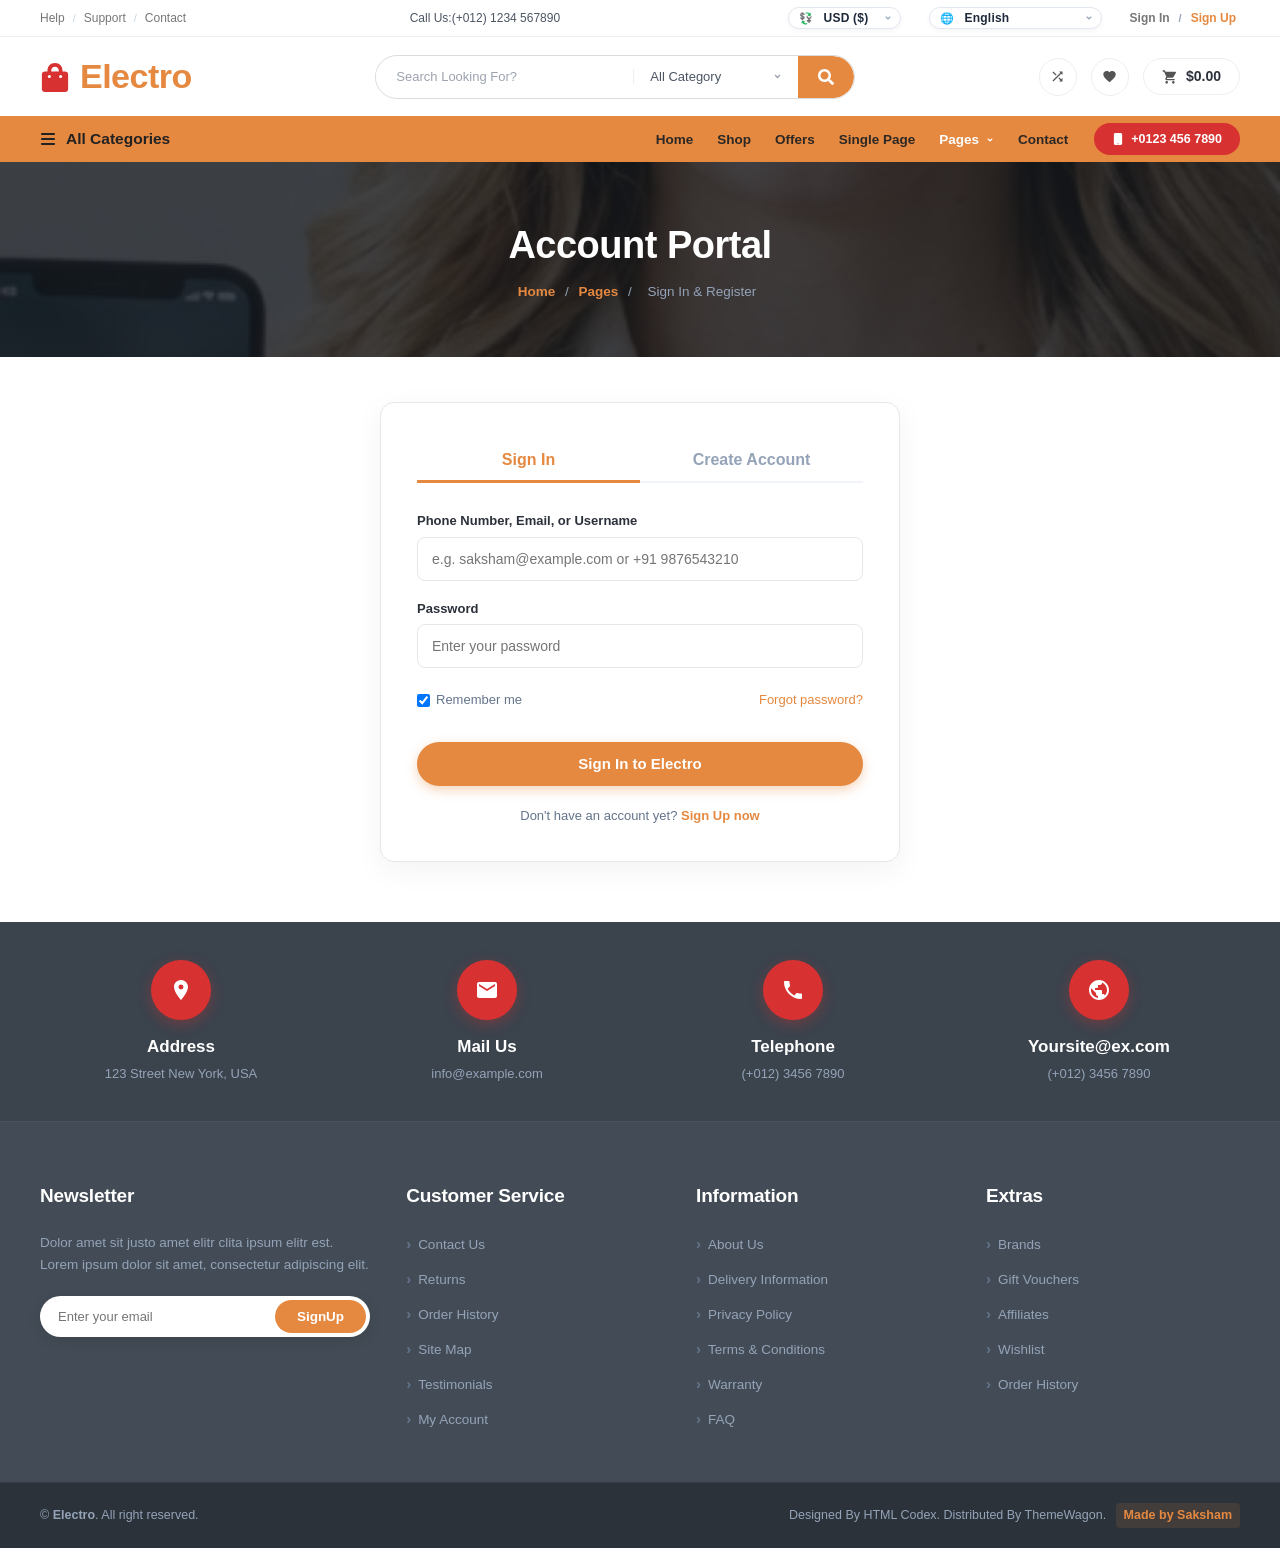
<file: auth.html>
<!DOCTYPE html>
<html lang="en">
<head>
    <meta charset="UTF-8">
    <meta name="viewport" content="width=device-width, initial-scale=1.0">
    <title>Account Sign In &amp; Register - Electro</title>
    <!-- Core & App Stylesheets -->
    <link rel="stylesheet" href="style.css">
    <link rel="stylesheet" href="reference-offers.css">
    <link rel="stylesheet" href="app-styles.css">
    <link rel="preconnect" href="https://fonts.googleapis.com">
    <link rel="preconnect" href="https://fonts.gstatic.com" crossorigin>
    <link href="https://fonts.googleapis.com/css2?family=Montserrat:ital,wght@0,300;0,400;0,500;0,600;0,700;0,800;0,900;1,700&display=swap" rel="stylesheet">
</head>
<body>

    <!-- ========================================================= -->
    <!-- 1. HEADER (UNIVERSAL ELECTRO NAVBAR)                      -->
    <!-- ========================================================= -->
    <!-- ========================================================= -->
    <!-- 1. TOP UTILITY BAR                                        -->
    <!-- ========================================================= -->
    <div class="top-bar">
        <div class="container top-bar-container">
            <!-- Left Help/Support Links -->
            <div class="top-left">
                <a href="contact.html">Help</a>
                <span class="sep">/</span>
                <a href="contact.html">Support</a>
                <span class="sep">/</span>
                <a href="contact.html">Contact</a>
            </div>

            <!-- Center Hotline -->
            <div class="top-center">
                <span>Call Us:(+012) 1234 567890</span>
            </div>

            <!-- Right Options: Currency, Language, Dashboard -->
            <div class="top-right">
                <div class="top-item dropdown top-select-wrapper" title="Select Currency">
                    <select class="top-select-currency" id="currency-select" aria-label="Select Currency">
                        <option value="USD">USD ($)</option>
                        <option value="INR">INR (₹)</option>
                        <option value="RUB">RUB (₽)</option>
                        <option value="JPY">JPY (¥)</option>
                        <option value="EUR">EUR (€)</option>
                        <option value="GBP">GBP (£)</option>
                        <option value="AED">AED (د.إ)</option>
                    </select>
                    <svg class="icon icon-down" viewBox="0 0 320 512" width="8" height="8" fill="currentColor">
                        <path d="M143 352.3L7 216.3c-9.4-9.4-9.4-24.6 0-33.9l22.6-22.6c9.4-9.4 24.6-9.4 33.9 0l96.4 96.4 96.4-96.4c9.4-9.4 24.6-9.4 33.9 0l22.6 22.6c9.4 9.4 9.4 24.6 0 33.9l-136 136c-9.2 9.4-24.4 9.4-33.8 0z"/>
                    </svg>
                </div>
                <div class="top-item dropdown top-select-wrapper" title="Select Language">
                    <select class="top-select-language" id="language-select" aria-label="Select Language">
                        <option value="en">English</option>
                        <option value="hi">हिन्दी (Hindi)</option>
                        <option value="ru">Русский (Russian)</option>
                        <option value="ja">日本語 (Japanese)</option>
                        <option value="es">Español (Spanish)</option>
                        <option value="de">Deutsch (German)</option>
                        <option value="ar">العربية (Arabic)</option>
                    </select>
                    <svg class="icon icon-down" viewBox="0 0 320 512" width="8" height="8" fill="currentColor">
                        <path d="M143 352.3L7 216.3c-9.4-9.4-9.4-24.6 0-33.9l22.6-22.6c9.4-9.4 24.6-9.4 33.9 0l96.4 96.4 96.4-96.4c9.4-9.4 24.6-9.4 33.9 0l22.6 22.6c9.4 9.4 9.4 24.6 0 33.9l-136 136c-9.2 9.4-24.4 9.4-33.8 0z"/>
                    </svg>
                </div>
                <a href="profile.html" class="top-item dashboard-link" data-profile-link style="text-decoration:none; color:inherit; display:flex; align-items:center; gap:5px;">
                    <svg class="icon icon-home" viewBox="0 0 576 512" width="11" height="11" fill="currentColor">
                        <path d="M280.37 148.26L96 300.11V464a16 16 0 0 0 16 16l112.06-.29a16 16 0 0 0 15.92-16V368a16 16 0 0 1 16-16h64a16 16 0 0 1 16 16v95.64a16 16 0 0 0 16 16.05L464 480a16 16 0 0 0 16-16V300L295.67 148.26a12.19 12.19 0 0 0-15.3 0zM571.6 251.47L488 182.56V44.05a12 12 0 0 0-12-12h-56a12 12 0 0 0-12 12v73.61L318.47 43a48 48 0 0 0-61 0L4.34 251.47a12 12 0 0 0-1.6 16.9l25.5 31A12 12 0 0 0 45.15 301l235.22-193.74a12.19 12.19 0 0 1 15.3 0L530.9 301a12 12 0 0 0 16.9-1.6l25.5-31a12 12 0 0 0-1.7-16.93z"/>
                    </svg>
                    <span data-i18n="my_dashboard">My Dashboard</span>
                </a>
            </div>
        </div>
    </div>

    <!-- ========================================================= -->
    <!-- 2. MAIN HEADER (Logo, Search Bar, Quick Actions)          -->
    <!-- ========================================================= -->
    <header class="main-header">
        <div class="container header-container">
            <!-- Brand Logo -->
            <a href="index.html" class="brand-logo">
                <div class="logo-icon">
                    <svg class="logo-svg" viewBox="0 0 32 34" width="30" height="32">
                        <path fill="#d83131" d="M16 2 C11 2 8 5.5 8 10 L8 12 L12 12 L12 10 C12 7.8 13.8 6 16 6 C18.2 6 20 7.8 20 10 L20 12 L24 12 L24 10 C24 5.5 21 2 16 2 Z"/>
                        <rect x="2" y="11" width="28" height="22" rx="3.5" fill="#d83131"/>
                        <circle cx="10" cy="16.5" r="1.6" fill="#ffffff"/>
                        <circle cx="22" cy="16.5" r="1.6" fill="#ffffff"/>
                    </svg>
                </div>
                <span class="logo-name">Electro</span>
            </a>

            <!-- Search Area with Category Dropdown -->
            <div class="search-wrapper">
                <input type="text" class="search-input" placeholder="Search Looking For?" id="global-search-input">
                <div class="category-dropdown" style="position:relative;">
                    <select class="search-category-select" id="header-category-select" aria-label="Select Category">
                        <option value="all">All Category</option>
                        <option value="SmartPhone">Smartphones</option>
                        <option value="Electronics">Electronics</option>
                        <option value="Photography">Cameras &amp; Photo</option>
                        <option value="Audio">Audio &amp; Studio</option>
                        <option value="Accessories">Accessories</option>
                    </select>
                    <svg class="icon icon-down" viewBox="0 0 320 512" width="9" height="9" fill="currentColor">
                        <path d="M143 352.3L7 216.3c-9.4-9.4-9.4-24.6 0-33.9l22.6-22.6c9.4-9.4 24.6-9.4 33.9 0l96.4 96.4 96.4-96.4c9.4-9.4 24.6-9.4 33.9 0l22.6 22.6c9.4 9.4 9.4 24.6 0 33.9l-136 136c-9.2 9.4-24.4 9.4-33.8 0z"/>
                    </svg>
                </div>
                <button type="submit" class="search-btn" id="global-search-btn" aria-label="Search">
                    <svg class="icon icon-search" viewBox="0 0 512 512" width="16" height="16" fill="currentColor">
                        <path d="M505 442.7L405.3 343c-4.5-4.5-10.6-7-17-7H372c27.6-35.3 44-79.7 44-128C416 93.1 322.9 0 208 0S0 93.1 0 208s93.1 208 208 208c48.3 0 92.7-16.4 128-44v16.3c0 6.4 2.5 12.5 7 17l99.7 99.7c9.4 9.4 24.6 9.4 33.9 0l28.3-28.3c9.4-9.4 9.4-24.6.1-34zM208 336c-70.7 0-128-57.2-128-128 0-70.7 57.2-128 128-128 70.7 0 128 57.2 128 128 0 70.7-57.2 128-128 128z"/>
                    </svg>
                </button>
            </div>

            <!-- Action Controls: Compare, Wishlist, Cart -->
            <div class="user-actions">
                <a href="profile.html" class="action-circle" title="Compare Products">
                    <svg class="icon icon-compare" viewBox="0 0 24 24" width="15" height="15" fill="currentColor">
                        <path d="M10.59 9.17L5.41 4 4 5.41l5.17 5.17 1.42-1.41zM14.5 4l2.04 2.04L4 18.59 5.41 20 17.96 7.46 20 9.5V4h-5.5zm.33 9.42l-1.41 1.41 3.13 3.13L14.5 20H20v-5.5l-2.04 2.04-3.13-3.12z"/>
                    </svg>
                </a>
                <a href="profile.html#liked" class="action-circle" title="Wishlist">
                    <svg class="icon icon-heart" viewBox="0 0 24 24" width="15" height="15" fill="currentColor">
                        <path d="M12 21.35l-1.45-1.32C5.4 15.36 2 12.28 2 8.5 2 5.42 4.42 3 7.5 3c1.74 0 3.41.81 4.5 2.09C13.09 3.81 14.76 3 16.5 3 19.58 3 22 5.42 22 8.5c0 3.78-3.4 6.86-8.55 11.54L12 21.35z"/>
                    </svg>
                </a>
                <a href="cart.html" class="action-cart" title="Shopping Cart" style="position:relative;">
                    <svg class="icon icon-cart" viewBox="0 0 24 24" width="16" height="16" fill="currentColor">
                        <path d="M7 18c-1.1 0-1.99.9-1.99 2S5.9 22 7 22s2-.9 2-2-.9-2-2-2zM1 2v2h2l3.6 7.59-1.35 2.45c-.16.28-.25.61-.25.96 0 1.1.9 2 2 2h12v-2H7.42c-.14 0-.25-.11-.25-.25l.03-.12.9-1.63h7.45c.75 0 1.41-.41 1.75-1.03l3.58-6.49c.08-.14.12-.31.12-.48 0-.55-.45-1-1-1H5.21l-.94-2H1zm16 16c-1.1 0-1.99.9-1.99 2s.89 2 1.99 2 2-.9 2-2-.9-2-2-2z"/>
                    </svg>
                    <span class="cart-total" data-cart-total>$0.00</span>
                    <span class="header-cart-badge" data-cart-count style="display:none;">0</span>
                </a>
            </div>
        </div>
    </header>

    <!-- ========================================================= -->
    <!-- 3. NAVIGATION BAR (Ribbon Menu)                           -->
    <!-- ========================================================= -->
    <nav class="nav-ribbon">
        <div class="container nav-container">
            <div class="nav-categories" id="nav-categories-trigger">
                <svg class="icon icon-bars" viewBox="0 0 448 512" width="16" height="16" fill="currentColor">
                    <path d="M0 96C0 78.3 14.3 64 32 64H416c17.7 0 32 14.3 32 32s-14.3 32-32 32H32C14.3 128 0 113.7 0 96zM0 256c0-17.7 14.3-32 32-32H416c17.7 0 32 14.3 32 32s-14.3 32-32 32H32c-17.7 0-32-14.3-32-32zM448 416c0 17.7-14.3 32-32 32H32c-17.7 0-32-14.3-32-32s14.3-32 32-32H416c17.7 0 32 14.3 32 32z"/>
                </svg>
                <span class="categories-title" data-i18n="nav_all_categories">All Categories</span>
                <div class="nav-categories-menu" id="nav-categories-dropdown">
                    <a href="javascript:void(0)" class="nav-cat-item" data-category="all">📱 All Categories</a>
                    <a href="javascript:void(0)" class="nav-cat-item" data-category="SmartPhone">📲 Smartphones &amp; Tablets</a>
                    <a href="javascript:void(0)" class="nav-cat-item" data-category="Photography">📷 Cameras &amp; Photography</a>
                    <a href="javascript:void(0)" class="nav-cat-item" data-category="Electronics">💻 Laptops &amp; Computers</a>
                    <a href="javascript:void(0)" class="nav-cat-item" data-category="Audio">🎧 Audio &amp; Headphones</a>
                    <a href="javascript:void(0)" class="nav-cat-item" data-category="Accessories">⌚ Gadget Accessories</a>
                </div>
            </div>

            <div class="nav-right-group">
                <ul class="nav-menu">
                    <li><a href="index.html" class="nav-item">Home</a></li>
                    <li><a href="shop.html" class="nav-item">Shop</a></li>
                    <li><a href="offers.html" class="nav-item">Offers</a></li>
                    <li><a href="single-product.html" class="nav-item">Single Page</a></li>
                    <li class="has-submenu nav-item-dropdown">
                        <a href="#" class="nav-item active">
                            <span>Pages</span>
                            <svg class="icon icon-down" viewBox="0 0 320 512" width="8" height="8" fill="currentColor">
                                <path d="M143 352.3L7 216.3c-9.4-9.4-9.4-24.6 0-33.9l22.6-22.6c9.4-9.4 24.6-9.4 33.9 0l96.4 96.4 96.4-96.4c9.4-9.4 24.6-9.4 33.9 0l22.6 22.6c9.4 9.4 9.4 24.6 0 33.9l-136 136c-9.2 9.4-24.4 9.4-33.8 0z"/>
                            </svg>
                        </a>
                        <div class="nav-dropdown-menu">
                            <a href="single-product.html">Single Product</a>
                            <a href="contact.html">Contact Us</a>
                            <a href="cart.html">Cart Page</a>
                            <a href="cart.html#checkout">Checkout</a>
                            <a href="profile.html">User Profile</a>
                            <a href="auth.html">Login / Sign Up</a>
                            <a href="offers.html">Offers Page</a>
                        </div>
                    </li>
                    <li><a href="contact.html" class="nav-item">Contact</a></li>
                </ul>

                <div class="nav-hotline">
                    <a href="tel:+01234567890" class="hotline-pill">
                        <svg class="icon icon-phone" viewBox="0 0 384 512" width="12" height="12" fill="currentColor">
                            <path d="M80 0C44.7 0 16 28.7 16 64V448c0 35.3 28.7 64 64 64H304c35.3 0 64-28.7 64-64V64c0-35.3-28.7-64-64-64H80zm112 432a24 24 0 1 1 0 48 24 24 0 1 1 0-48z"/>
                        </svg>
                        <span>+0123 456 7890</span>
                    </a>
                </div>
            </div>
        </div>
    </nav>

    <!-- ========================================================= -->
    <!-- 2. DARK HERO BANNER                                       -->
    <!-- ========================================================= -->
    <section class="page-hero-banner">
        <div class="container">
            <h1 class="page-hero-title">Account Portal</h1>
            <div class="page-hero-breadcrumb">
                <a href="index.html">Home</a>
                <span>/</span>
                <a href="#">Pages</a>
                <span>/</span>
                <span>Sign In &amp; Register</span>
            </div>
        </div>
    </section>

    <!-- ========================================================= -->
    <!-- 3. AUTHENTICATION BOX (SIGN IN & REGISTER TABS)           -->
    <!-- ========================================================= -->
    <div class="container">
        <div class="auth-page-wrapper">
            <!-- Tabs -->
            <div class="auth-tabs">
                <button type="button" class="auth-tab-btn is-active" id="tab-btn-login">Sign In</button>
                <button type="button" class="auth-tab-btn" id="tab-btn-register">Create Account</button>
            </div>

            <!-- 3A. Login Form -->
            <form id="form-login" class="auth-form-panel">
                <div style="margin-bottom: 18px;">
                    <label class="form-label">Phone Number, Email, or Username</label>
                    <input type="text" class="form-control" id="login-identifier" placeholder="e.g. saksham@example.com or +91 9876543210" required>
                </div>
                <div style="margin-bottom: 22px;">
                    <label class="form-label">Password</label>
                    <input type="password" class="form-control" id="login-password" placeholder="Enter your password" required>
                </div>
                <div style="display:flex; justify-content:space-between; align-items:center; font-size:13px; color:#64748b; margin-bottom:18px;">
                    <label style="display:flex; align-items:center; gap:6px; cursor:pointer;">
                        <input type="checkbox" checked> Remember me
                    </label>
                    <a href="#" style="color:#e58840; text-decoration:none;">Forgot password?</a>
                </div>
                <button type="submit" class="btn-auth-submit">Sign In to Electro</button>
                <p style="text-align:center; font-size:13px; color:#64748b; margin-top:20px;">
                    Don't have an account yet? <a href="#" id="switch-to-register" style="color:#e58840; font-weight:700; text-decoration:none;">Sign Up now</a>
                </p>
            </form>

            <!-- 3B. Register Form -->
            <form id="form-register" class="auth-form-panel" style="display:none;">
                <div style="margin-bottom: 16px;">
                    <label class="form-label">Full Name *</label>
                    <input type="text" class="form-control" id="reg-name" placeholder="Saksham Pandey" required>
                </div>
                <div style="margin-bottom: 16px;">
                    <label class="form-label">Username *</label>
                    <input type="text" class="form-control" id="reg-username" placeholder="saksham" required>
                </div>
                <div class="auth-grid-2col" style="display:grid; grid-template-columns: repeat(auto-fit, minmax(220px, 1fr)); gap:14px; margin-bottom:16px;">
                    <div>
                        <label class="form-label">Phone Number *</label>
                        <input type="tel" class="form-control" id="reg-phone" placeholder="+91 9876543210" required>
                    </div>
                    <div>
                        <label class="form-label">Email Address *</label>
                        <input type="email" class="form-control" id="reg-email" placeholder="saksham@example.com" required>
                    </div>
                </div>

                <!-- Favorite Category Choice (Requested by User) -->
                <div style="margin-bottom: 16px;">
                    <label class="form-label">Your Favorite Category *</label>
                    <select class="form-control" id="reg-favorite-cat" required>
                        <option value="Smartphones">Smartphones &amp; Mobiles</option>
                        <option value="Laptops & Computers">Laptops, PCs &amp; Desktops</option>
                        <option value="Cameras & Photography">Cameras &amp; Photography</option>
                        <option value="Audio & Headphones">Audio &amp; Studio Headphones</option>
                        <option value="Accessories">Gadget Accessories &amp; Watches</option>
                    </select>
                </div>

                <!-- Default Shipping Address -->
                <div style="margin-bottom: 16px;">
                    <label class="form-label">Shipping Address *</label>
                    <input type="text" class="form-control" id="reg-address" placeholder="123 Street New York, NY, USA" required>
                </div>

                <div style="margin-bottom: 22px;">
                    <label class="form-label">Password *</label>
                    <input type="password" class="form-control" id="reg-password" placeholder="Create a strong password" required minlength="6">
                </div>

                <button type="submit" class="btn-auth-submit">Create My Account</button>
                <p style="text-align:center; font-size:13px; color:#64748b; margin-top:20px;">
                    Already registered? <a href="#" id="switch-to-login" style="color:#e58840; font-weight:700; text-decoration:none;">Sign In here</a>
                </p>
            </form>
        </div>
    </div>

    <!-- ========================================================= -->
    <!-- 4. UNIVERSAL MASTER FOOTER                                -->
    <!-- ========================================================= -->
    <footer class="master-footer">
        <div class="master-footer-top-strip">
            <div class="container">
                <div class="master-footer-contact-grid">
                    <div class="master-footer-contact-card">
                        <div class="master-footer-icon-circle"><svg viewBox="0 0 24 24"><path d="M12 2C8.13 2 5 5.13 5 9c0 5.25 7 13 7 13s7-7.75 7-13c0-3.87-3.13-7-7-7zm0 9.5a2.5 2.5 0 0 1 0-5 2.5 2.5 0 0 1 0 5z"/></svg></div>
                        <h4 class="master-footer-card-title">Address</h4>
                        <p class="master-footer-card-sub">123 Street New York, USA</p>
                    </div>
                    <div class="master-footer-contact-card">
                        <div class="master-footer-icon-circle"><svg viewBox="0 0 24 24"><path d="M20 4H4c-1.1 0-1.99.9-1.99 2L2 18c0 1.1.9 2 2 2h16c1.1 0 2-.9 2-2V6c0-1.1-.9-2-2-2zm0 4l-8 5-8-5V6l8 5 8-5v2z"/></svg></div>
                        <h4 class="master-footer-card-title">Mail Us</h4>
                        <p class="master-footer-card-sub">info@example.com</p>
                    </div>
                    <div class="master-footer-contact-card">
                        <div class="master-footer-icon-circle"><svg viewBox="0 0 24 24"><path d="M6.62 10.79c1.44 2.83 3.76 5.14 6.59 6.59l2.2-2.2c.27-.27.67-.36 1.02-.24 1.12.37 2.33.57 3.57.57.55 0 1 .45 1 1V20c0 .55-.45 1-1 1-9.39 0-17-7.61-17-17 0-.55.45-1 1-1h3.5c.55 0 1 .45 1 1 0 1.25.2 2.45.57 3.57.11.35.03.74-.25 1.02l-2.2 2.2z"/></svg></div>
                        <h4 class="master-footer-card-title">Telephone</h4>
                        <p class="master-footer-card-sub">(+012) 3456 7890</p>
                    </div>
                    <div class="master-footer-contact-card">
                        <div class="master-footer-icon-circle"><svg viewBox="0 0 24 24"><path d="M12 2C6.48 2 2 6.48 2 12s4.48 10 10 10 10-4.48 10-10S17.52 2 12 2zm-1 17.93c-3.95-.49-7-3.85-7-7.93 0-.62.08-1.21.21-1.79L9 15v1c0 1.1.9 2 2 2v1.93zm6.9-2.54c-.26-.81-1-1.39-1.9-1.39h-1v-3c0-.55-.45-1-1-1H8v-2h2c.55 0 1-.45 1-1V7h2c1.1 0 2-.9 2-2v-.41c2.93 1.19 5 4.06 5 7.41 0 2.08-.8 3.97-2.1 5.39z"/></svg></div>
                        <h4 class="master-footer-card-title">Yoursite@ex.com</h4>
                        <p class="master-footer-card-sub">(+012) 3456 7890</p>
                    </div>
                </div>
            </div>
        </div>

        <div class="master-footer-main">
            <div class="container">
                <div class="master-footer-columns">
                    <div>
                        <h3 class="master-footer-col-title">Newsletter</h3>
                        <p class="master-footer-col-text">Dolor amet sit justo amet elitr clita ipsum elitr est. Lorem ipsum dolor sit amet, consectetur adipiscing elit.</p>
                        <form class="master-footer-newsletter-form" onsubmit="event.preventDefault(); Electro.showToast('Thank you for subscribing!', 'success');">
                            <input type="email" placeholder="Enter your email" required class="master-footer-newsletter-input">
                            <button type="submit" class="master-footer-newsletter-btn">SignUp</button>
                        </form>
                    </div>
                    <div>
                        <h3 class="master-footer-col-title">Customer Service</h3>
                        <ul class="master-footer-link-list">
                            <li><a href="contact.html">Contact Us</a></li>
                            <li><a href="profile.html">Returns</a></li>
                            <li><a href="profile.html#orders">Order History</a></li>
                            <li><a href="offers.html">Site Map</a></li>
                            <li><a href="profile.html">Testimonials</a></li>
                            <li><a href="profile.html">My Account</a></li>
                        </ul>
                    </div>
                    <div>
                        <h3 class="master-footer-col-title">Information</h3>
                        <ul class="master-footer-link-list">
                            <li><a href="#">About Us</a></li>
                            <li><a href="#">Delivery Information</a></li>
                            <li><a href="#">Privacy Policy</a></li>
                            <li><a href="#">Terms &amp; Conditions</a></li>
                            <li><a href="#">Warranty</a></li>
                            <li><a href="#">FAQ</a></li>
                        </ul>
                    </div>
                    <div>
                        <h3 class="master-footer-col-title">Extras</h3>
                        <ul class="master-footer-link-list">
                            <li><a href="offers.html">Brands</a></li>
                            <li><a href="offers.html">Gift Vouchers</a></li>
                            <li><a href="#">Affiliates</a></li>
                            <li><a href="profile.html">Wishlist</a></li>
                            <li><a href="profile.html#orders">Order History</a></li>
                        </ul>
                    </div>
                </div>
            </div>
        </div>

        <div class="master-footer-bottom-bar">
            <div class="container master-footer-bottom-flex">
                <p>&copy; <strong>Electro</strong>. All right reserved.</p>
                <p>Designed By HTML Codex. Distributed By ThemeWagon. <span class="master-saksham-badge">Made by Saksham</span></p>
            </div>
        </div>
    </footer>

    <!-- Scripts -->
    <script src="electro-core.js"></script>
    <script>
        document.addEventListener('DOMContentLoaded', function () {
            const urlParams = new URLSearchParams(window.location.search);
            const redirectParam = urlParams.get('redirect');
            const targetRedirect = redirectParam ? redirectParam : 'index.html';
            const initialMode = urlParams.get('mode');

            const existingUser = Electro.Auth.getCurrentUser();
            if (existingUser && !window.location.search.includes('force=true')) {
                // Already authenticated: redirect to destination or Home page
                window.location.replace(targetRedirect);
                return;
            }

            const tabLogin = document.getElementById('tab-btn-login');
            const tabRegister = document.getElementById('tab-btn-register');
            const formLogin = document.getElementById('form-login');
            const formRegister = document.getElementById('form-register');
            const switchToReg = document.getElementById('switch-to-register');
            const switchToLog = document.getElementById('switch-to-login');

            function showLogin() {
                tabLogin.classList.add('is-active');
                tabRegister.classList.remove('is-active');
                formLogin.style.display = 'block';
                formRegister.style.display = 'none';
            }

            function showRegister() {
                tabRegister.classList.add('is-active');
                tabLogin.classList.remove('is-active');
                formRegister.style.display = 'block';
                formLogin.style.display = 'none';
            }

            if (initialMode === 'register') {
                showRegister();
            } else {
                showLogin();
            }

            tabLogin.addEventListener('click', showLogin);
            tabRegister.addEventListener('click', showRegister);
            switchToReg.addEventListener('click', (e) => { e.preventDefault(); showRegister(); });
            switchToLog.addEventListener('click', (e) => { e.preventDefault(); showLogin(); });

            // Handle Login Submit
            formLogin.addEventListener('submit', function (e) {
                e.preventDefault();
                const identifier = document.getElementById('login-identifier').value.trim();
                const password = document.getElementById('login-password').value;

                const res = Electro.Auth.login(identifier, password);
                if (res.success) {
                    Electro.showToast(`Welcome back, ${res.user.name}! 👋`, 'success');
                    setTimeout(() => {
                        window.location.replace(targetRedirect);
                    }, 600);
                } else {
                    Electro.showToast(res.message, 'error');
                }
            });

            // Handle Register Submit
            formRegister.addEventListener('submit', function (e) {
                e.preventDefault();
                const name = document.getElementById('reg-name').value.trim();
                const username = document.getElementById('reg-username').value.trim();
                const phone = document.getElementById('reg-phone').value.trim();
                const email = document.getElementById('reg-email').value.trim();
                const favCat = document.getElementById('reg-favorite-cat').value;
                const address = document.getElementById('reg-address').value.trim();
                const password = document.getElementById('reg-password').value;

                const res = Electro.Auth.register({
                    name, username, phone, email,
                    favoriteCategory: favCat,
                    address, password
                });

                if (res.success) {
                    Electro.showToast(`Account created successfully! Welcome, ${res.user.name} 🎉`, 'success');
                    setTimeout(() => {
                        window.location.replace(targetRedirect);
                    }, 600);
                } else {
                    Electro.showToast(res.message, 'error');
                }
            });
        });
    </script>
</body>
</html>
</file>
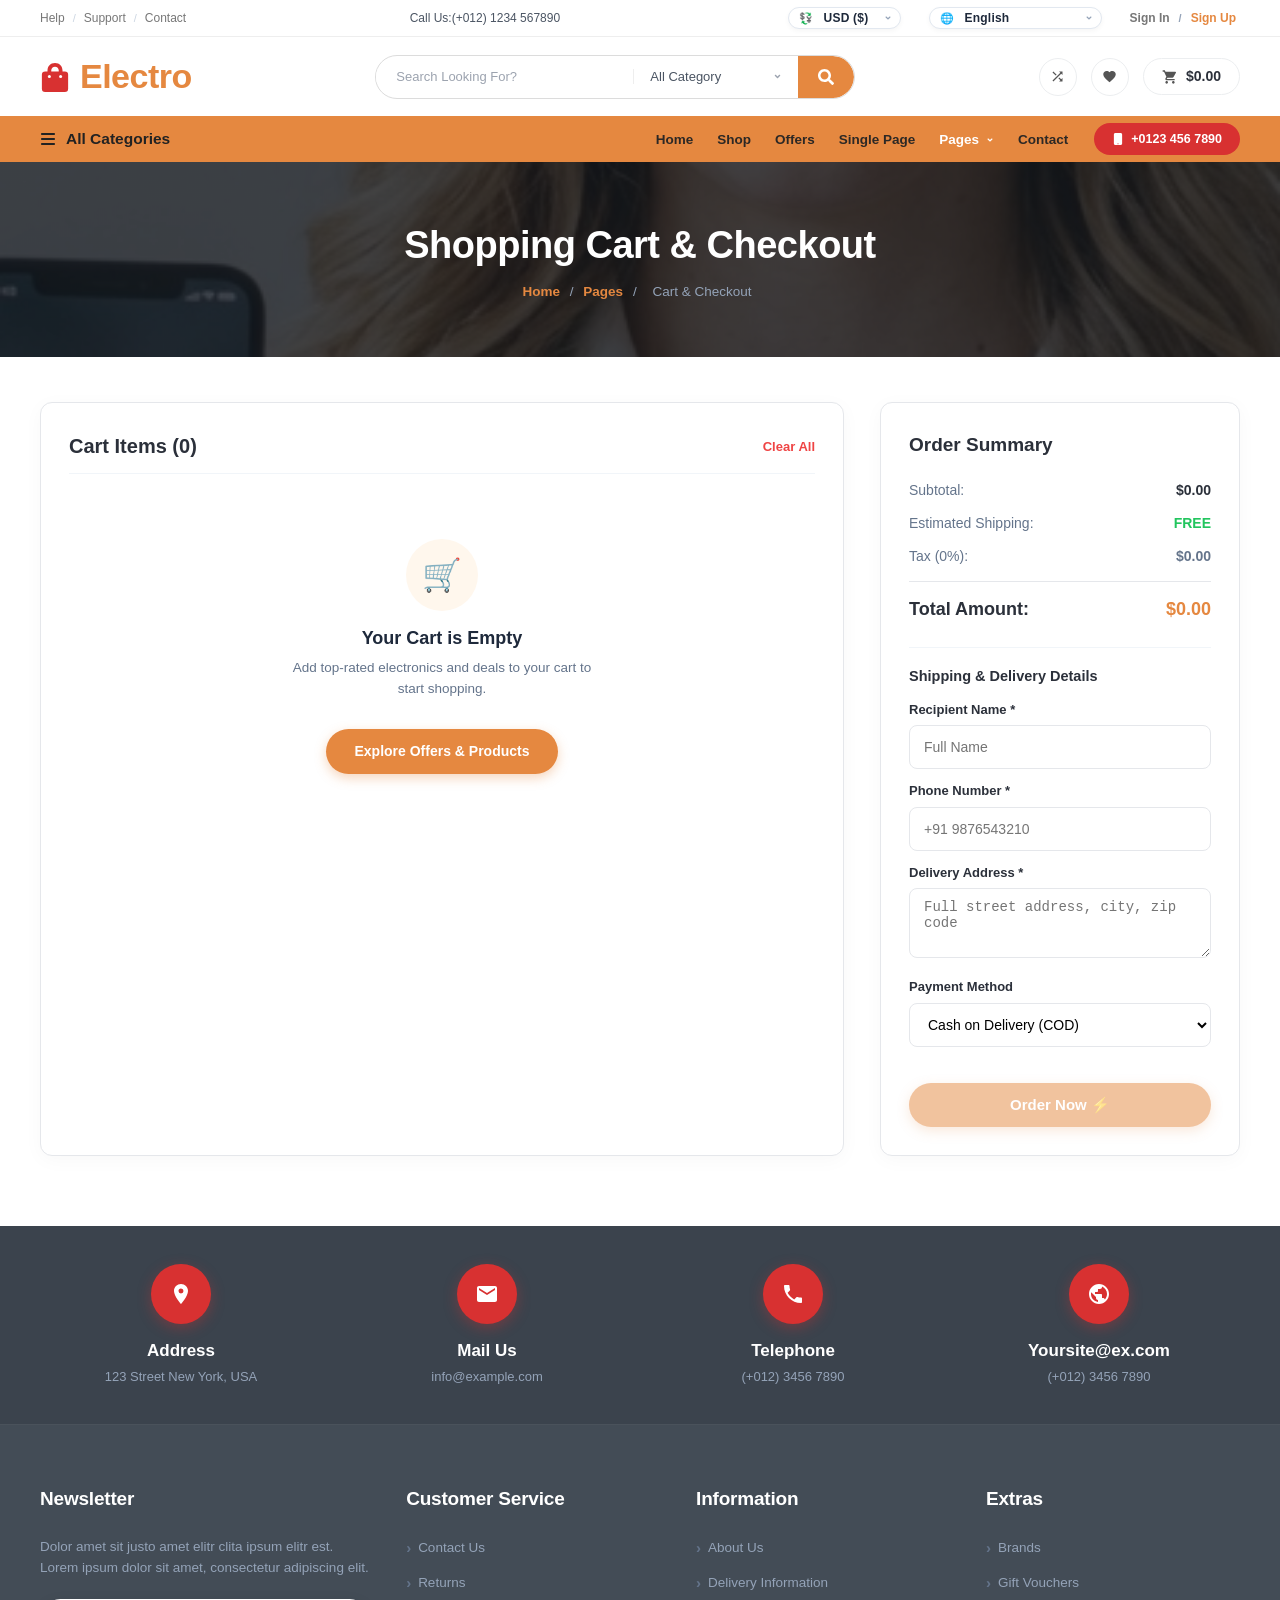
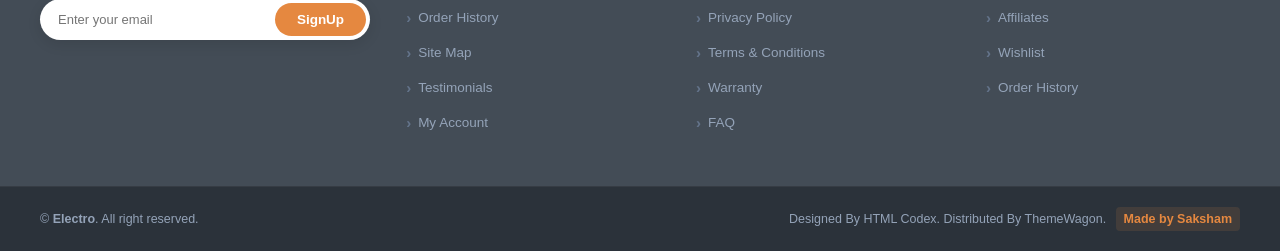
<file: cart.html>
<!DOCTYPE html>
<html lang="en">
<head>
    <meta charset="UTF-8">
    <meta name="viewport" content="width=device-width, initial-scale=1.0">
    <title>Shopping Cart &amp; Checkout - Electro</title>
    <!-- Core & App Stylesheets -->
    <link rel="stylesheet" href="style.css">
    <link rel="stylesheet" href="reference-offers.css">
    <link rel="stylesheet" href="app-styles.css">
    <link rel="preconnect" href="https://fonts.googleapis.com">
    <link rel="preconnect" href="https://fonts.gstatic.com" crossorigin>
    <link href="https://fonts.googleapis.com/css2?family=Montserrat:ital,wght@0,300;0,400;0,500;0,600;0,700;0,800;0,900;1,700&display=swap" rel="stylesheet">
</head>
<body>

    <!-- ========================================================= -->
    <!-- 1. HEADER (UNIVERSAL ELECTRO NAVBAR)                      -->
    <!-- ========================================================= -->
    <!-- ========================================================= -->
    <!-- 1. TOP UTILITY BAR                                        -->
    <!-- ========================================================= -->
    <div class="top-bar">
        <div class="container top-bar-container">
            <!-- Left Help/Support Links -->
            <div class="top-left">
                <a href="contact.html">Help</a>
                <span class="sep">/</span>
                <a href="contact.html">Support</a>
                <span class="sep">/</span>
                <a href="contact.html">Contact</a>
            </div>

            <!-- Center Hotline -->
            <div class="top-center">
                <span>Call Us:(+012) 1234 567890</span>
            </div>

            <!-- Right Options: Currency, Language, Dashboard -->
            <div class="top-right">
                <div class="top-item dropdown top-select-wrapper" title="Select Currency">
                    <select class="top-select-currency" id="currency-select" aria-label="Select Currency">
                        <option value="USD">USD ($)</option>
                        <option value="INR">INR (₹)</option>
                        <option value="RUB">RUB (₽)</option>
                        <option value="JPY">JPY (¥)</option>
                        <option value="EUR">EUR (€)</option>
                        <option value="GBP">GBP (£)</option>
                        <option value="AED">AED (د.إ)</option>
                    </select>
                    <svg class="icon icon-down" viewBox="0 0 320 512" width="8" height="8" fill="currentColor">
                        <path d="M143 352.3L7 216.3c-9.4-9.4-9.4-24.6 0-33.9l22.6-22.6c9.4-9.4 24.6-9.4 33.9 0l96.4 96.4 96.4-96.4c9.4-9.4 24.6-9.4 33.9 0l22.6 22.6c9.4 9.4 9.4 24.6 0 33.9l-136 136c-9.2 9.4-24.4 9.4-33.8 0z"/>
                    </svg>
                </div>
                <div class="top-item dropdown top-select-wrapper" title="Select Language">
                    <select class="top-select-language" id="language-select" aria-label="Select Language">
                        <option value="en">English</option>
                        <option value="hi">हिन्दी (Hindi)</option>
                        <option value="ru">Русский (Russian)</option>
                        <option value="ja">日本語 (Japanese)</option>
                        <option value="es">Español (Spanish)</option>
                        <option value="de">Deutsch (German)</option>
                        <option value="ar">العربية (Arabic)</option>
                    </select>
                    <svg class="icon icon-down" viewBox="0 0 320 512" width="8" height="8" fill="currentColor">
                        <path d="M143 352.3L7 216.3c-9.4-9.4-9.4-24.6 0-33.9l22.6-22.6c9.4-9.4 24.6-9.4 33.9 0l96.4 96.4 96.4-96.4c9.4-9.4 24.6-9.4 33.9 0l22.6 22.6c9.4 9.4 9.4 24.6 0 33.9l-136 136c-9.2 9.4-24.4 9.4-33.8 0z"/>
                    </svg>
                </div>
                <a href="profile.html" class="top-item dashboard-link" data-profile-link style="text-decoration:none; color:inherit; display:flex; align-items:center; gap:5px;">
                    <svg class="icon icon-home" viewBox="0 0 576 512" width="11" height="11" fill="currentColor">
                        <path d="M280.37 148.26L96 300.11V464a16 16 0 0 0 16 16l112.06-.29a16 16 0 0 0 15.92-16V368a16 16 0 0 1 16-16h64a16 16 0 0 1 16 16v95.64a16 16 0 0 0 16 16.05L464 480a16 16 0 0 0 16-16V300L295.67 148.26a12.19 12.19 0 0 0-15.3 0zM571.6 251.47L488 182.56V44.05a12 12 0 0 0-12-12h-56a12 12 0 0 0-12 12v73.61L318.47 43a48 48 0 0 0-61 0L4.34 251.47a12 12 0 0 0-1.6 16.9l25.5 31A12 12 0 0 0 45.15 301l235.22-193.74a12.19 12.19 0 0 1 15.3 0L530.9 301a12 12 0 0 0 16.9-1.6l25.5-31a12 12 0 0 0-1.7-16.93z"/>
                    </svg>
                    <span data-i18n="my_dashboard">My Dashboard</span>
                </a>
            </div>
        </div>
    </div>

    <!-- ========================================================= -->
    <!-- 2. MAIN HEADER (Logo, Search Bar, Quick Actions)          -->
    <!-- ========================================================= -->
    <header class="main-header">
        <div class="container header-container">
            <!-- Brand Logo -->
            <a href="index.html" class="brand-logo">
                <div class="logo-icon">
                    <svg class="logo-svg" viewBox="0 0 32 34" width="30" height="32">
                        <path fill="#d83131" d="M16 2 C11 2 8 5.5 8 10 L8 12 L12 12 L12 10 C12 7.8 13.8 6 16 6 C18.2 6 20 7.8 20 10 L20 12 L24 12 L24 10 C24 5.5 21 2 16 2 Z"/>
                        <rect x="2" y="11" width="28" height="22" rx="3.5" fill="#d83131"/>
                        <circle cx="10" cy="16.5" r="1.6" fill="#ffffff"/>
                        <circle cx="22" cy="16.5" r="1.6" fill="#ffffff"/>
                    </svg>
                </div>
                <span class="logo-name">Electro</span>
            </a>

            <!-- Search Area with Category Dropdown -->
            <div class="search-wrapper">
                <input type="text" class="search-input" placeholder="Search Looking For?" id="global-search-input">
                <div class="category-dropdown" style="position:relative;">
                    <select class="search-category-select" id="header-category-select" aria-label="Select Category">
                        <option value="all">All Category</option>
                        <option value="SmartPhone">Smartphones</option>
                        <option value="Electronics">Electronics</option>
                        <option value="Photography">Cameras &amp; Photo</option>
                        <option value="Audio">Audio &amp; Studio</option>
                        <option value="Accessories">Accessories</option>
                    </select>
                    <svg class="icon icon-down" viewBox="0 0 320 512" width="9" height="9" fill="currentColor">
                        <path d="M143 352.3L7 216.3c-9.4-9.4-9.4-24.6 0-33.9l22.6-22.6c9.4-9.4 24.6-9.4 33.9 0l96.4 96.4 96.4-96.4c9.4-9.4 24.6-9.4 33.9 0l22.6 22.6c9.4 9.4 9.4 24.6 0 33.9l-136 136c-9.2 9.4-24.4 9.4-33.8 0z"/>
                    </svg>
                </div>
                <button type="submit" class="search-btn" id="global-search-btn" aria-label="Search">
                    <svg class="icon icon-search" viewBox="0 0 512 512" width="16" height="16" fill="currentColor">
                        <path d="M505 442.7L405.3 343c-4.5-4.5-10.6-7-17-7H372c27.6-35.3 44-79.7 44-128C416 93.1 322.9 0 208 0S0 93.1 0 208s93.1 208 208 208c48.3 0 92.7-16.4 128-44v16.3c0 6.4 2.5 12.5 7 17l99.7 99.7c9.4 9.4 24.6 9.4 33.9 0l28.3-28.3c9.4-9.4 9.4-24.6.1-34zM208 336c-70.7 0-128-57.2-128-128 0-70.7 57.2-128 128-128 70.7 0 128 57.2 128 128 0 70.7-57.2 128-128 128z"/>
                    </svg>
                </button>
            </div>

            <!-- Action Controls: Compare, Wishlist, Cart -->
            <div class="user-actions">
                <a href="profile.html" class="action-circle" title="Compare Products">
                    <svg class="icon icon-compare" viewBox="0 0 24 24" width="15" height="15" fill="currentColor">
                        <path d="M10.59 9.17L5.41 4 4 5.41l5.17 5.17 1.42-1.41zM14.5 4l2.04 2.04L4 18.59 5.41 20 17.96 7.46 20 9.5V4h-5.5zm.33 9.42l-1.41 1.41 3.13 3.13L14.5 20H20v-5.5l-2.04 2.04-3.13-3.12z"/>
                    </svg>
                </a>
                <a href="profile.html#liked" class="action-circle" title="Wishlist">
                    <svg class="icon icon-heart" viewBox="0 0 24 24" width="15" height="15" fill="currentColor">
                        <path d="M12 21.35l-1.45-1.32C5.4 15.36 2 12.28 2 8.5 2 5.42 4.42 3 7.5 3c1.74 0 3.41.81 4.5 2.09C13.09 3.81 14.76 3 16.5 3 19.58 3 22 5.42 22 8.5c0 3.78-3.4 6.86-8.55 11.54L12 21.35z"/>
                    </svg>
                </a>
                <a href="cart.html" class="action-cart" title="Shopping Cart" style="position:relative;">
                    <svg class="icon icon-cart" viewBox="0 0 24 24" width="16" height="16" fill="currentColor">
                        <path d="M7 18c-1.1 0-1.99.9-1.99 2S5.9 22 7 22s2-.9 2-2-.9-2-2-2zM1 2v2h2l3.6 7.59-1.35 2.45c-.16.28-.25.61-.25.96 0 1.1.9 2 2 2h12v-2H7.42c-.14 0-.25-.11-.25-.25l.03-.12.9-1.63h7.45c.75 0 1.41-.41 1.75-1.03l3.58-6.49c.08-.14.12-.31.12-.48 0-.55-.45-1-1-1H5.21l-.94-2H1zm16 16c-1.1 0-1.99.9-1.99 2s.89 2 1.99 2 2-.9 2-2-.9-2-2-2z"/>
                    </svg>
                    <span class="cart-total" data-cart-total>$0.00</span>
                    <span class="header-cart-badge" data-cart-count style="display:none;">0</span>
                </a>
            </div>
        </div>
    </header>

    <!-- ========================================================= -->
    <!-- 3. NAVIGATION BAR (Ribbon Menu)                           -->
    <!-- ========================================================= -->
    <nav class="nav-ribbon">
        <div class="container nav-container">
            <div class="nav-categories" id="nav-categories-trigger">
                <svg class="icon icon-bars" viewBox="0 0 448 512" width="16" height="16" fill="currentColor">
                    <path d="M0 96C0 78.3 14.3 64 32 64H416c17.7 0 32 14.3 32 32s-14.3 32-32 32H32C14.3 128 0 113.7 0 96zM0 256c0-17.7 14.3-32 32-32H416c17.7 0 32 14.3 32 32s-14.3 32-32 32H32c-17.7 0-32-14.3-32-32zM448 416c0 17.7-14.3 32-32 32H32c-17.7 0-32-14.3-32-32s14.3-32 32-32H416c17.7 0 32 14.3 32 32z"/>
                </svg>
                <span class="categories-title" data-i18n="nav_all_categories">All Categories</span>
                <div class="nav-categories-menu" id="nav-categories-dropdown">
                    <a href="javascript:void(0)" class="nav-cat-item" data-category="all">📱 All Categories</a>
                    <a href="javascript:void(0)" class="nav-cat-item" data-category="SmartPhone">📲 Smartphones &amp; Tablets</a>
                    <a href="javascript:void(0)" class="nav-cat-item" data-category="Photography">📷 Cameras &amp; Photography</a>
                    <a href="javascript:void(0)" class="nav-cat-item" data-category="Electronics">💻 Laptops &amp; Computers</a>
                    <a href="javascript:void(0)" class="nav-cat-item" data-category="Audio">🎧 Audio &amp; Headphones</a>
                    <a href="javascript:void(0)" class="nav-cat-item" data-category="Accessories">⌚ Gadget Accessories</a>
                </div>
            </div>

            <div class="nav-right-group">
                <ul class="nav-menu">
                    <li><a href="index.html" class="nav-item">Home</a></li>
                    <li><a href="shop.html" class="nav-item">Shop</a></li>
                    <li><a href="offers.html" class="nav-item">Offers</a></li>
                    <li><a href="single-product.html" class="nav-item">Single Page</a></li>
                    <li class="has-submenu nav-item-dropdown">
                        <a href="#" class="nav-item active">
                            <span>Pages</span>
                            <svg class="icon icon-down" viewBox="0 0 320 512" width="8" height="8" fill="currentColor">
                                <path d="M143 352.3L7 216.3c-9.4-9.4-9.4-24.6 0-33.9l22.6-22.6c9.4-9.4 24.6-9.4 33.9 0l96.4 96.4 96.4-96.4c9.4-9.4 24.6-9.4 33.9 0l22.6 22.6c9.4 9.4 9.4 24.6 0 33.9l-136 136c-9.2 9.4-24.4 9.4-33.8 0z"/>
                            </svg>
                        </a>
                        <div class="nav-dropdown-menu">
                            <a href="single-product.html">Single Product</a>
                            <a href="contact.html">Contact Us</a>
                            <a href="cart.html">Cart Page</a>
                            <a href="cart.html#checkout">Checkout</a>
                            <a href="profile.html">User Profile</a>
                            <a href="auth.html">Login / Sign Up</a>
                            <a href="offers.html">Offers Page</a>
                        </div>
                    </li>
                    <li><a href="contact.html" class="nav-item">Contact</a></li>
                </ul>

                <div class="nav-hotline">
                    <a href="tel:+01234567890" class="hotline-pill">
                        <svg class="icon icon-phone" viewBox="0 0 384 512" width="12" height="12" fill="currentColor">
                            <path d="M80 0C44.7 0 16 28.7 16 64V448c0 35.3 28.7 64 64 64H304c35.3 0 64-28.7 64-64V64c0-35.3-28.7-64-64-64H80zm112 432a24 24 0 1 1 0 48 24 24 0 1 1 0-48z"/>
                        </svg>
                        <span>+0123 456 7890</span>
                    </a>
                </div>
            </div>
        </div>
    </nav>

    <!-- ========================================================= -->
    <!-- 2. DARK HERO BANNER                                       -->
    <!-- ========================================================= -->
    <section class="page-hero-banner">
        <div class="container">
            <h1 class="page-hero-title">Shopping Cart &amp; Checkout</h1>
            <div class="page-hero-breadcrumb">
                <a href="index.html">Home</a>
                <span>/</span>
                <a href="#">Pages</a>
                <span>/</span>
                <span>Cart &amp; Checkout</span>
            </div>
        </div>
    </section>

    <!-- ========================================================= -->
    <!-- 3. CART & CHECKOUT PAGE CONTENT                           -->
    <!-- ========================================================= -->
    <div class="container">
        <div class="cart-page-layout">
            
            <!-- Left: Cart Items Table -->
            <div class="cart-items-card">
                <div style="display:flex; justify-content:space-between; align-items:center; margin-bottom:20px; border-bottom:1px solid #f1f5f9; padding-bottom:12px;">
                    <h3 style="font-size: 20px; font-weight: 800; color: #2b303a; margin: 0;">Cart Items (<span id="cart-item-count-label">0</span>)</h3>
                    <button type="button" id="btn-clear-cart" style="background:none; border:none; color:#ef4444; font-size:13px; font-weight:700; cursor:pointer;">Clear All</button>
                </div>

                <div style="overflow-x: auto; width: 100%;" id="cart-table-wrapper">
                    <table class="orders-table">
                        <thead>
                            <tr>
                                <th>Product</th>
                                <th>Price</th>
                                <th>Quantity</th>
                                <th>Subtotal</th>
                                <th>Remove</th>
                            </tr>
                        </thead>
                        <tbody id="cart-table-body">
                            <!-- Populated dynamically -->
                        </tbody>
                    </table>
                </div>

                <!-- Empty State Message -->
                <div id="cart-empty-message" style="display:none; text-align:center; padding:45px 16px;">
                    <div style="width:72px; height:72px; background:#fff7ed; border-radius:50%; display:inline-flex; align-items:center; justify-content:center; margin-bottom:14px; font-size:32px;">🛒</div>
                    <h3 style="font-size:18px; font-weight:800; color:#1e293b; margin-bottom:6px;">Your Cart is Empty</h3>
                    <p style="font-size:13.5px; color:#64748b; margin-bottom:20px; max-width:300px; margin-left:auto; margin-right:auto;">Add top-rated electronics and deals to your cart to start shopping.</p>
                    <a href="offers.html" class="btn-contact-submit" style="text-decoration:none; display:inline-flex; align-items:center; justify-content:center; padding:12px 28px; border-radius:30px; font-weight:700; min-height:44px;">Explore Offers &amp; Products</a>
                </div>
            </div>

            <!-- Right: Order Summary & Checkout Form -->
            <div class="cart-summary-card" id="checkout">
                <h3 style="font-size: 19px; font-weight: 800; color: #2b303a; margin-bottom: 20px;">Order Summary</h3>

                <div class="cart-summary-row">
                    <span>Subtotal:</span>
                    <strong id="summary-subtotal" style="color:#2b303a;">$0.00</strong>
                </div>
                <div class="cart-summary-row">
                    <span>Estimated Shipping:</span>
                    <strong style="color:#22c55e;">FREE</strong>
                </div>
                <div class="cart-summary-row">
                    <span>Tax (0%):</span>
                    <strong>$0.00</strong>
                </div>
                <div class="cart-summary-row cart-summary-total">
                    <span>Total Amount:</span>
                    <span id="summary-total" style="color:#e58840;">$0.00</span>
                </div>

                <!-- Shipping Address Input -->
                <div style="margin-top: 24px; border-top: 1px solid #f1f5f9; padding-top: 18px;">
                    <h4 style="font-size: 14.5px; font-weight: 700; color: #2b303a; margin-bottom: 12px;">Shipping &amp; Delivery Details</h4>
                    <form id="checkout-form">
                        <div style="margin-bottom: 12px;">
                            <label class="form-label">Recipient Name *</label>
                            <input type="text" class="form-control" id="order-name" required placeholder="Full Name">
                        </div>
                        <div style="margin-bottom: 12px;">
                            <label class="form-label">Phone Number *</label>
                            <input type="tel" class="form-control" id="order-phone" required placeholder="+91 9876543210">
                        </div>
                        <div style="margin-bottom: 12px;">
                            <label class="form-label">Delivery Address *</label>
                            <textarea rows="3" class="form-control" id="order-address" required placeholder="Full street address, city, zip code"></textarea>
                        </div>
                        <div style="margin-bottom: 18px;">
                            <label class="form-label">Payment Method</label>
                            <select class="form-control" id="order-payment">
                                <option value="Cash on Delivery (COD)">Cash on Delivery (COD)</option>
                                <option value="Credit / Debit Card">Credit / Debit Card</option>
                                <option value="UPI / Online Payment">UPI / Net Banking</option>
                            </select>
                        </div>

                        <button type="submit" class="btn-checkout-order" id="btn-place-order">Order Now ⚡</button>
                    </form>
                </div>
            </div>

        </div>
    </div>

    <!-- ========================================================= -->
    <!-- 4. UNIVERSAL MASTER FOOTER                                -->
    <!-- ========================================================= -->
    <footer class="master-footer">
        <div class="master-footer-top-strip">
            <div class="container">
                <div class="master-footer-contact-grid">
                    <div class="master-footer-contact-card">
                        <div class="master-footer-icon-circle"><svg viewBox="0 0 24 24"><path d="M12 2C8.13 2 5 5.13 5 9c0 5.25 7 13 7 13s7-7.75 7-13c0-3.87-3.13-7-7-7zm0 9.5a2.5 2.5 0 0 1 0-5 2.5 2.5 0 0 1 0 5z"/></svg></div>
                        <h4 class="master-footer-card-title">Address</h4>
                        <p class="master-footer-card-sub">123 Street New York, USA</p>
                    </div>
                    <div class="master-footer-contact-card">
                        <div class="master-footer-icon-circle"><svg viewBox="0 0 24 24"><path d="M20 4H4c-1.1 0-1.99.9-1.99 2L2 18c0 1.1.9 2 2 2h16c1.1 0 2-.9 2-2V6c0-1.1-.9-2-2-2zm0 4l-8 5-8-5V6l8 5 8-5v2z"/></svg></div>
                        <h4 class="master-footer-card-title">Mail Us</h4>
                        <p class="master-footer-card-sub">info@example.com</p>
                    </div>
                    <div class="master-footer-contact-card">
                        <div class="master-footer-icon-circle"><svg viewBox="0 0 24 24"><path d="M6.62 10.79c1.44 2.83 3.76 5.14 6.59 6.59l2.2-2.2c.27-.27.67-.36 1.02-.24 1.12.37 2.33.57 3.57.57.55 0 1 .45 1 1V20c0 .55-.45 1-1 1-9.39 0-17-7.61-17-17 0-.55.45-1 1-1h3.5c.55 0 1 .45 1 1 0 1.25.2 2.45.57 3.57.11.35.03.74-.25 1.02l-2.2 2.2z"/></svg></div>
                        <h4 class="master-footer-card-title">Telephone</h4>
                        <p class="master-footer-card-sub">(+012) 3456 7890</p>
                    </div>
                    <div class="master-footer-contact-card">
                        <div class="master-footer-icon-circle"><svg viewBox="0 0 24 24"><path d="M12 2C6.48 2 2 6.48 2 12s4.48 10 10 10 10-4.48 10-10S17.52 2 12 2zm-1 17.93c-3.95-.49-7-3.85-7-7.93 0-.62.08-1.21.21-1.79L9 15v1c0 1.1.9 2 2 2v1.93zm6.9-2.54c-.26-.81-1-1.39-1.9-1.39h-1v-3c0-.55-.45-1-1-1H8v-2h2c.55 0 1-.45 1-1V7h2c1.1 0 2-.9 2-2v-.41c2.93 1.19 5 4.06 5 7.41 0 2.08-.8 3.97-2.1 5.39z"/></svg></div>
                        <h4 class="master-footer-card-title">Yoursite@ex.com</h4>
                        <p class="master-footer-card-sub">(+012) 3456 7890</p>
                    </div>
                </div>
            </div>
        </div>

        <div class="master-footer-main">
            <div class="container">
                <div class="master-footer-columns">
                    <div>
                        <h3 class="master-footer-col-title">Newsletter</h3>
                        <p class="master-footer-col-text">Dolor amet sit justo amet elitr clita ipsum elitr est. Lorem ipsum dolor sit amet, consectetur adipiscing elit.</p>
                        <form class="master-footer-newsletter-form" onsubmit="event.preventDefault(); Electro.showToast('Thank you for subscribing!', 'success');">
                            <input type="email" placeholder="Enter your email" required class="master-footer-newsletter-input">
                            <button type="submit" class="master-footer-newsletter-btn">SignUp</button>
                        </form>
                    </div>
                    <div>
                        <h3 class="master-footer-col-title">Customer Service</h3>
                        <ul class="master-footer-link-list">
                            <li><a href="contact.html">Contact Us</a></li>
                            <li><a href="profile.html">Returns</a></li>
                            <li><a href="profile.html#orders">Order History</a></li>
                            <li><a href="offers.html">Site Map</a></li>
                            <li><a href="profile.html">Testimonials</a></li>
                            <li><a href="profile.html">My Account</a></li>
                        </ul>
                    </div>
                    <div>
                        <h3 class="master-footer-col-title">Information</h3>
                        <ul class="master-footer-link-list">
                            <li><a href="#">About Us</a></li>
                            <li><a href="#">Delivery Information</a></li>
                            <li><a href="#">Privacy Policy</a></li>
                            <li><a href="#">Terms &amp; Conditions</a></li>
                            <li><a href="#">Warranty</a></li>
                            <li><a href="#">FAQ</a></li>
                        </ul>
                    </div>
                    <div>
                        <h3 class="master-footer-col-title">Extras</h3>
                        <ul class="master-footer-link-list">
                            <li><a href="offers.html">Brands</a></li>
                            <li><a href="offers.html">Gift Vouchers</a></li>
                            <li><a href="#">Affiliates</a></li>
                            <li><a href="profile.html">Wishlist</a></li>
                            <li><a href="profile.html#orders">Order History</a></li>
                        </ul>
                    </div>
                </div>
            </div>
        </div>

        <div class="master-footer-bottom-bar">
            <div class="container master-footer-bottom-flex">
                <p>&copy; <strong>Electro</strong>. All right reserved.</p>
                <p>Designed By HTML Codex. Distributed By ThemeWagon. <span class="master-saksham-badge">Made by Saksham</span></p>
            </div>
        </div>
    </footer>

    <!-- Scripts -->
    <script src="electro-core.js"></script>
    <script>
        document.addEventListener('DOMContentLoaded', function () {
            const user = Electro.Auth.getCurrentUser();
            if (user) {
                document.getElementById('order-name').value = user.name || '';
                document.getElementById('order-phone').value = user.phone || '';
                document.getElementById('order-address').value = user.address || '';
            }

            function renderCart() {
                const items = Electro.Cart.getItems();
                const tbody = document.getElementById('cart-table-body');
                const emptyMsg = document.getElementById('cart-empty-message');
                const countLabel = document.getElementById('cart-item-count-label');
                const subtotalEl = document.getElementById('summary-subtotal');
                const totalEl = document.getElementById('summary-total');

                const subtotal = Electro.Cart.getSubtotal();
                countLabel.textContent = Electro.Cart.getCount();
                subtotalEl.textContent = Electro.formatPrice(subtotal);
                subtotalEl.setAttribute('data-base-price', subtotal);
                totalEl.textContent = Electro.formatPrice(subtotal);
                totalEl.setAttribute('data-base-price', subtotal);

                const tableWrapper = document.getElementById('cart-table-wrapper');

                if (items.length === 0) {
                    if (tbody) tbody.innerHTML = '';
                    if (tableWrapper) tableWrapper.style.display = 'none';
                    if (emptyMsg) emptyMsg.style.display = 'block';
                    const placeOrderBtn = document.getElementById('btn-place-order');
                    if (placeOrderBtn) {
                        placeOrderBtn.disabled = true;
                        placeOrderBtn.style.opacity = '0.5';
                    }
                    return;
                }

                if (tableWrapper) tableWrapper.style.display = 'block';
                if (emptyMsg) emptyMsg.style.display = 'none';
                const placeOrderBtn = document.getElementById('btn-place-order');
                if (placeOrderBtn) {
                    placeOrderBtn.disabled = false;
                    placeOrderBtn.style.opacity = '1';
                }

                tbody.innerHTML = items.map(item => `
                    <tr>
                        <td>
                            <div style="display:flex; align-items:center; gap:12px;">
                                <img src="${item.img}" alt="${item.name}" style="width:48px; height:48px; object-fit:contain; border-radius:6px; background:#fafafa; border:1px solid #eee; padding:3px;">
                                <div>
                                    <strong style="color:#2b303a; font-size:14px; display:block;">${item.name}</strong>
                                    <span style="font-size:11.5px; color:#94a3b8; text-transform:uppercase;">${item.category}</span>
                                </div>
                            </div>
                        </td>
                        <td><strong data-base-price="${item.price}">${Electro.formatPrice(item.price)}</strong></td>
                        <td>
                            <div class="qty-counter" style="scale:0.9;">
                                <button type="button" class="qty-btn btn-cart-dec" data-id="${item.id}">-</button>
                                <input type="text" class="qty-input" value="${item.qty}" readonly>
                                <button type="button" class="qty-btn btn-cart-inc" data-id="${item.id}">+</button>
                            </div>
                        </td>
                        <td><strong style="color:#e58840;" data-base-price="${item.price * item.qty}">${Electro.formatPrice(item.price * item.qty)}</strong></td>
                        <td>
                            <button type="button" class="btn-remove-cart" data-id="${item.id}" style="background:none; border:none; color:#ef4444; font-size:16px; cursor:pointer;" title="Remove Item">&times;</button>
                        </td>
                    </tr>
                `).join('');

                // Hook Quantity & Remove
                document.querySelectorAll('.btn-cart-dec').forEach(btn => {
                    btn.addEventListener('click', function () {
                        const id = this.getAttribute('data-id');
                        const item = items.find(i => i.id === id);
                        if (item && item.qty > 1) {
                            Electro.Cart.updateQuantity(id, item.qty - 1);
                            renderCart();
                        } else if (item && item.qty === 1) {
                            Electro.Cart.removeItem(id);
                            renderCart();
                        }
                    });
                });

                document.querySelectorAll('.btn-cart-inc').forEach(btn => {
                    btn.addEventListener('click', function () {
                        const id = this.getAttribute('data-id');
                        const item = items.find(i => i.id === id);
                        if (item) {
                            Electro.Cart.updateQuantity(id, item.qty + 1);
                            renderCart();
                        }
                    });
                });

                document.querySelectorAll('.btn-remove-cart').forEach(btn => {
                    btn.addEventListener('click', function () {
                        const id = this.getAttribute('data-id');
                        Electro.Cart.removeItem(id);
                        renderCart();
                    });
                });
            }

            renderCart();

            // Clear Cart Button
            document.getElementById('btn-clear-cart').addEventListener('click', () => {
                Electro.Cart.clear();
                renderCart();
            });

            // Checkout / Order Now Form Submission
            document.getElementById('checkout-form').addEventListener('submit', function (e) {
                e.preventDefault();
                const name = document.getElementById('order-name').value;
                const phone = document.getElementById('order-phone').value;
                const address = document.getElementById('order-address').value;
                const payment = document.getElementById('order-payment').value;

                const res = Electro.Orders.createOrder({
                    name, phone, address, paymentMethod: payment
                });

                if (res.success) {
                    Electro.showToast(`🎉 Order #${res.order.orderId} Placed Successfully!`, 'success');
                    setTimeout(() => {
                        window.location.href = 'profile.html#orders';
                    }, 1200);
                } else {
                    Electro.showToast(res.message, 'error');
                }
            });
        });
    </script>
</body>
</html>
</file>
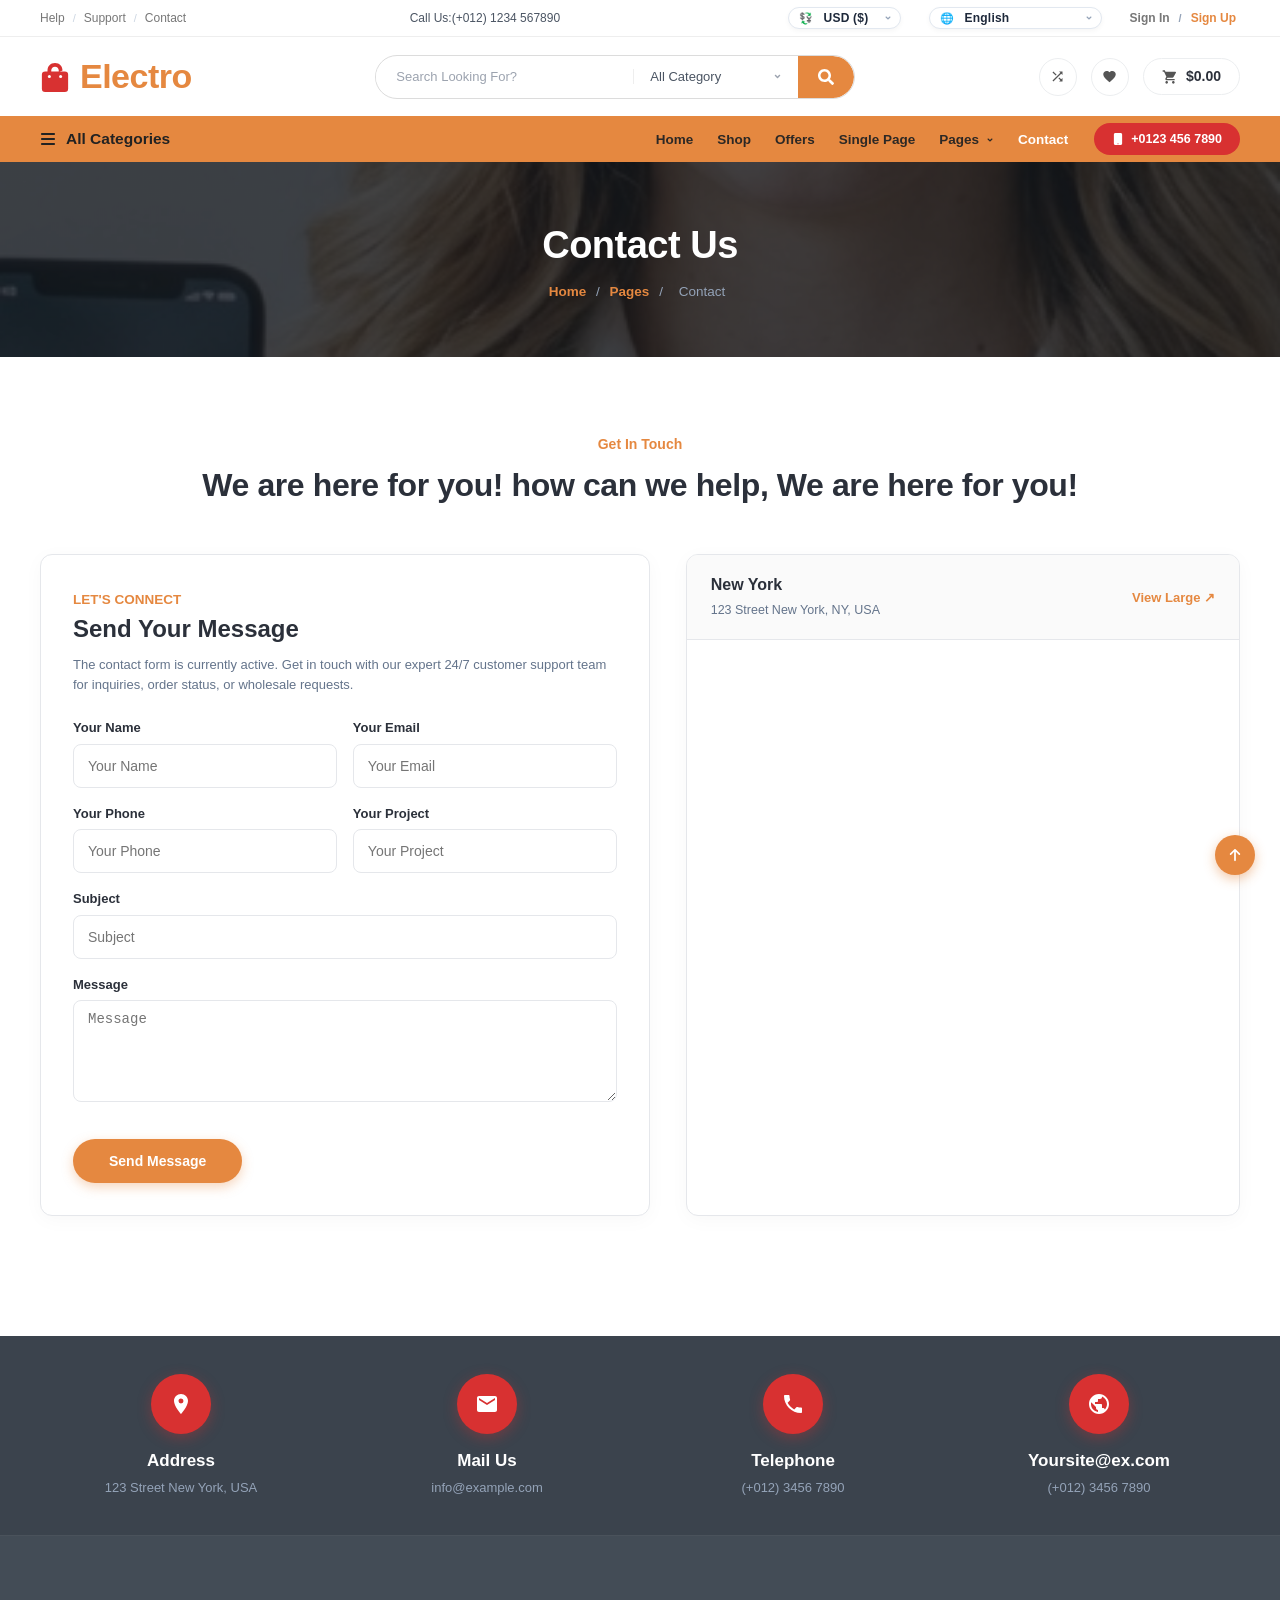
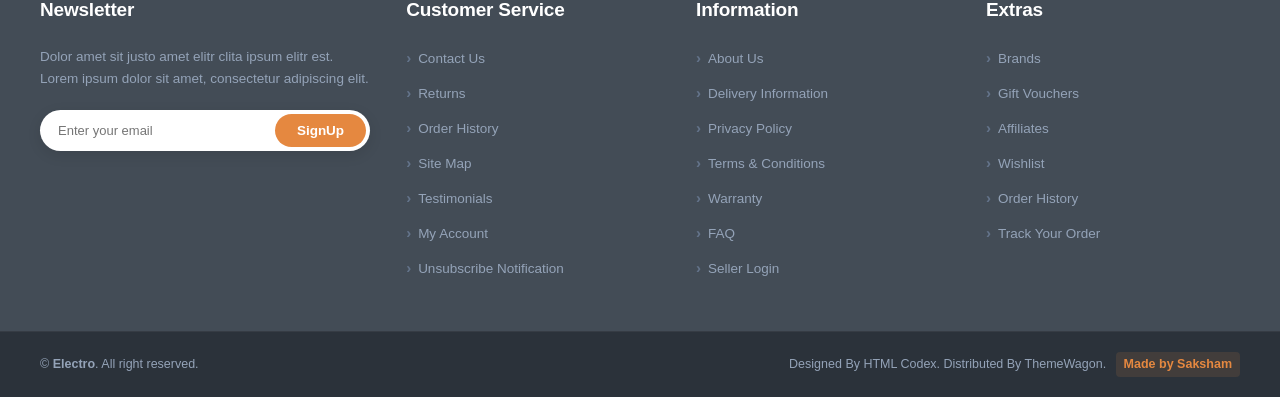
<file: contact.html>
<!DOCTYPE html>
<html lang="en">
<head>
    <meta charset="UTF-8">
    <meta name="viewport" content="width=device-width, initial-scale=1.0">
    <title>Contact Us - Electro Electronics</title>
    <!-- Core & App Stylesheets -->
    <link rel="stylesheet" href="style.css">
    <link rel="stylesheet" href="reference-offers.css">
    <link rel="stylesheet" href="app-styles.css">
    <link rel="preconnect" href="https://fonts.googleapis.com">
    <link rel="preconnect" href="https://fonts.gstatic.com" crossorigin>
    <link href="https://fonts.googleapis.com/css2?family=Montserrat:ital,wght@0,300;0,400;0,500;0,600;0,700;0,800;0,900;1,700&display=swap" rel="stylesheet">
</head>
<body>

    <!-- ========================================================= -->
    <!-- 1. HEADER (UNIVERSAL ELECTRO NAVBAR)                      -->
    <!-- ========================================================= -->
    <!-- ========================================================= -->
    <!-- 1. TOP UTILITY BAR                                        -->
    <!-- ========================================================= -->
    <div class="top-bar">
        <div class="container top-bar-container">
            <!-- Left Help/Support Links -->
            <div class="top-left">
                <a href="contact.html">Help</a>
                <span class="sep">/</span>
                <a href="contact.html">Support</a>
                <span class="sep">/</span>
                <a href="contact.html">Contact</a>
            </div>

            <!-- Center Hotline -->
            <div class="top-center">
                <span>Call Us:(+012) 1234 567890</span>
            </div>

            <!-- Right Options: Currency, Language, Dashboard -->
            <div class="top-right">
                <div class="top-item dropdown top-select-wrapper" title="Select Currency">
                    <select class="top-select-currency" id="currency-select" aria-label="Select Currency">
                        <option value="USD">USD ($)</option>
                        <option value="INR">INR (₹)</option>
                        <option value="RUB">RUB (₽)</option>
                        <option value="JPY">JPY (¥)</option>
                        <option value="EUR">EUR (€)</option>
                        <option value="GBP">GBP (£)</option>
                        <option value="AED">AED (د.إ)</option>
                    </select>
                    <svg class="icon icon-down" viewBox="0 0 320 512" width="8" height="8" fill="currentColor">
                        <path d="M143 352.3L7 216.3c-9.4-9.4-9.4-24.6 0-33.9l22.6-22.6c9.4-9.4 24.6-9.4 33.9 0l96.4 96.4 96.4-96.4c9.4-9.4 24.6-9.4 33.9 0l22.6 22.6c9.4 9.4 9.4 24.6 0 33.9l-136 136c-9.2 9.4-24.4 9.4-33.8 0z"/>
                    </svg>
                </div>
                <div class="top-item dropdown top-select-wrapper" title="Select Language">
                    <select class="top-select-language" id="language-select" aria-label="Select Language">
                        <option value="en">English</option>
                        <option value="hi">हिन्दी (Hindi)</option>
                        <option value="ru">Русский (Russian)</option>
                        <option value="ja">日本語 (Japanese)</option>
                        <option value="es">Español (Spanish)</option>
                        <option value="de">Deutsch (German)</option>
                        <option value="ar">العربية (Arabic)</option>
                    </select>
                    <svg class="icon icon-down" viewBox="0 0 320 512" width="8" height="8" fill="currentColor">
                        <path d="M143 352.3L7 216.3c-9.4-9.4-9.4-24.6 0-33.9l22.6-22.6c9.4-9.4 24.6-9.4 33.9 0l96.4 96.4 96.4-96.4c9.4-9.4 24.6-9.4 33.9 0l22.6 22.6c9.4 9.4 9.4 24.6 0 33.9l-136 136c-9.2 9.4-24.4 9.4-33.8 0z"/>
                    </svg>
                </div>
                <a href="profile.html" class="top-item dashboard-link" data-profile-link style="text-decoration:none; color:inherit; display:flex; align-items:center; gap:5px;">
                    <svg class="icon icon-home" viewBox="0 0 576 512" width="11" height="11" fill="currentColor">
                        <path d="M280.37 148.26L96 300.11V464a16 16 0 0 0 16 16l112.06-.29a16 16 0 0 0 15.92-16V368a16 16 0 0 1 16-16h64a16 16 0 0 1 16 16v95.64a16 16 0 0 0 16 16.05L464 480a16 16 0 0 0 16-16V300L295.67 148.26a12.19 12.19 0 0 0-15.3 0zM571.6 251.47L488 182.56V44.05a12 12 0 0 0-12-12h-56a12 12 0 0 0-12 12v73.61L318.47 43a48 48 0 0 0-61 0L4.34 251.47a12 12 0 0 0-1.6 16.9l25.5 31A12 12 0 0 0 45.15 301l235.22-193.74a12.19 12.19 0 0 1 15.3 0L530.9 301a12 12 0 0 0 16.9-1.6l25.5-31a12 12 0 0 0-1.7-16.93z"/>
                    </svg>
                    <span data-i18n="my_dashboard">My Dashboard</span>
                </a>
            </div>
        </div>
    </div>

    <!-- ========================================================= -->
    <!-- 2. MAIN HEADER (Logo, Search Bar, Quick Actions)          -->
    <!-- ========================================================= -->
    <header class="main-header">
        <div class="container header-container">
            <!-- Brand Logo -->
            <a href="index.html" class="brand-logo">
                <div class="logo-icon">
                    <svg class="logo-svg" viewBox="0 0 32 34" width="30" height="32">
                        <path fill="#d83131" d="M16 2 C11 2 8 5.5 8 10 L8 12 L12 12 L12 10 C12 7.8 13.8 6 16 6 C18.2 6 20 7.8 20 10 L20 12 L24 10 C24 5.5 21 2 16 2 Z"/>
                        <rect x="2" y="11" width="28" height="22" rx="3.5" fill="#d83131"/>
                        <circle cx="10" cy="16.5" r="1.6" fill="#ffffff"/>
                        <circle cx="22" cy="16.5" r="1.6" fill="#ffffff"/>
                    </svg>
                </div>
                <span class="logo-name">Electro</span>
            </a>

            <!-- Search Area with Category Dropdown -->
            <div class="search-wrapper">
                <input type="text" class="search-input" placeholder="Search Looking For?" id="global-search-input">
                <div class="category-dropdown" style="position:relative;">
                    <select class="search-category-select" id="header-category-select" aria-label="Select Category">
                        <option value="all">All Category</option>
                        <option value="SmartPhone">Smartphones</option>
                        <option value="Electronics">Electronics</option>
                        <option value="Photography">Cameras &amp; Photo</option>
                        <option value="Audio">Audio &amp; Studio</option>
                        <option value="Accessories">Accessories</option>
                    </select>
                    <svg class="icon icon-down" viewBox="0 0 320 512" width="9" height="9" fill="currentColor">
                        <path d="M143 352.3L7 216.3c-9.4-9.4-9.4-24.6 0-33.9l22.6-22.6c9.4-9.4 24.6-9.4 33.9 0l96.4 96.4 96.4-96.4c9.4-9.4 24.6-9.4 33.9 0l22.6 22.6c9.4 9.4 9.4 24.6 0 33.9l-136 136c-9.2 9.4-24.4 9.4-33.8 0z"/>
                    </svg>
                </div>
                <button type="submit" class="search-btn" id="global-search-btn" aria-label="Search">
                    <svg class="icon icon-search" viewBox="0 0 512 512" width="16" height="16" fill="currentColor">
                        <path d="M505 442.7L405.3 343c-4.5-4.5-10.6-7-17-7H372c27.6-35.3 44-79.7 44-128C416 93.1 322.9 0 208 0S0 93.1 0 208s93.1 208 208 208c48.3 0 92.7-16.4 128-44v16.3c0 6.4 2.5 12.5 7 17l99.7 99.7c9.4 9.4 24.6 9.4 33.9 0l28.3-28.3c9.4-9.4 9.4-24.6.1-34zM208 336c-70.7 0-128-57.2-128-128 0-70.7 57.2-128 128-128 70.7 0 128 57.2 128 128 0 70.7-57.2 128-128 128z"/>
                    </svg>
                </button>
            </div>

            <!-- Action Controls: Compare, Wishlist, Cart -->
            <div class="user-actions">
                <a href="profile.html" class="action-circle" title="Compare Products">
                    <svg class="icon icon-compare" viewBox="0 0 24 24" width="15" height="15" fill="currentColor">
                        <path d="M10.59 9.17L5.41 4 4 5.41l5.17 5.17 1.42-1.41zM14.5 4l2.04 2.04L4 18.59 5.41 20 17.96 7.46 20 9.5V4h-5.5zm.33 9.42l-1.41 1.41 3.13 3.13L14.5 20H20v-5.5l-2.04 2.04-3.13-3.12z"/>
                    </svg>
                </a>
                <a href="profile.html#liked" class="action-circle" title="Wishlist">
                    <svg class="icon icon-heart" viewBox="0 0 24 24" width="15" height="15" fill="currentColor">
                        <path d="M12 21.35l-1.45-1.32C5.4 15.36 2 12.28 2 8.5 2 5.42 4.42 3 7.5 3c1.74 0 3.41.81 4.5 2.09C13.09 3.81 14.76 3 16.5 3 19.58 3 22 5.42 22 8.5c0 3.78-3.4 6.86-8.55 11.54L12 21.35z"/>
                    </svg>
                </a>
                <a href="cart.html" class="action-cart" title="Shopping Cart" style="position:relative;">
                    <svg class="icon icon-cart" viewBox="0 0 24 24" width="16" height="16" fill="currentColor">
                        <path d="M7 18c-1.1 0-1.99.9-1.99 2S5.9 22 7 22s2-.9 2-2-.9-2-2-2zM1 2v2h2l3.6 7.59-1.35 2.45c-.16.28-.25.61-.25.96 0 1.1.9 2 2 2h12v-2H7.42c-.14 0-.25-.11-.25-.25l.03-.12.9-1.63h7.45c.75 0 1.41-.41 1.75-1.03l3.58-6.49c.08-.14.12-.31.12-.48 0-.55-.45-1-1-1H5.21l-.94-2H1zm16 16c-1.1 0-1.99.9-1.99 2s.89 2 1.99 2 2-.9 2-2-.9-2-2-2z"/>
                    </svg>
                    <span class="cart-total" data-cart-total>$0.00</span>
                    <span class="header-cart-badge" data-cart-count style="display:none;">0</span>
                </a>
            </div>
        </div>
    </header>

    <!-- ========================================================= -->
    <!-- 3. NAVIGATION BAR (Ribbon Menu)                           -->
    <!-- ========================================================= -->
    <nav class="nav-ribbon">
        <div class="container nav-container">
            <div class="nav-categories" id="nav-categories-trigger">
                <svg class="icon icon-bars" viewBox="0 0 448 512" width="16" height="16" fill="currentColor">
                    <path d="M0 96C0 78.3 14.3 64 32 64H416c17.7 0 32 14.3 32 32s-14.3 32-32 32H32C14.3 128 0 113.7 0 96zM0 256c0-17.7 14.3-32 32-32H416c17.7 0 32 14.3 32 32s-14.3 32-32 32H32c-17.7 0-32-14.3-32-32zM448 416c0 17.7-14.3 32-32 32H32c-17.7 0-32-14.3-32-32s14.3-32 32-32H416c17.7 0 32 14.3 32 32z"/>
                </svg>
                <span class="categories-title" data-i18n="nav_all_categories">All Categories</span>
                <div class="nav-categories-menu" id="nav-categories-dropdown">
                    <a href="javascript:void(0)" class="nav-cat-item" data-category="all">📱 All Categories</a>
                    <a href="javascript:void(0)" class="nav-cat-item" data-category="SmartPhone">📲 Smartphones &amp; Tablets</a>
                    <a href="javascript:void(0)" class="nav-cat-item" data-category="Photography">📷 Cameras &amp; Photography</a>
                    <a href="javascript:void(0)" class="nav-cat-item" data-category="Electronics">💻 Laptops &amp; Computers</a>
                    <a href="javascript:void(0)" class="nav-cat-item" data-category="Audio">🎧 Audio &amp; Headphones</a>
                    <a href="javascript:void(0)" class="nav-cat-item" data-category="Accessories">⌚ Gadget Accessories</a>
                </div>
            </div>

            <div class="nav-right-group">
                <ul class="nav-menu">
                    <li><a href="index.html" class="nav-item">Home</a></li>
                    <li><a href="shop.html" class="nav-item">Shop</a></li>
                    <li><a href="offers.html" class="nav-item">Offers</a></li>
                    <li><a href="single-product.html" class="nav-item">Single Page</a></li>
                    <li class="has-submenu nav-item-dropdown">
                        <a href="#" class="nav-item">
                            <span>Pages</span>
                            <svg class="icon icon-down" viewBox="0 0 320 512" width="8" height="8" fill="currentColor">
                                <path d="M143 352.3L7 216.3c-9.4-9.4-9.4-24.6 0-33.9l22.6-22.6c9.4-9.4 24.6-9.4 33.9 0l96.4 96.4 96.4-96.4c9.4-9.4 24.6-9.4 33.9 0l22.6 22.6c9.4 9.4 9.4 24.6 0 33.9l-136 136c-9.2 9.4-24.4 9.4-33.8 0z"/>
                            </svg>
                        </a>
                        <div class="nav-dropdown-menu">
                            <a href="single-product.html">Single Product</a>
                            <a href="contact.html">Contact Us</a>
                            <a href="cart.html">Cart Page</a>
                            <a href="cart.html#checkout">Checkout</a>
                            <a href="profile.html">User Profile</a>
                            <a href="auth.html">Login / Sign Up</a>
                            <a href="offers.html">Offers Page</a>
                        </div>
                    </li>
                    <li><a href="contact.html" class="nav-item active">Contact</a></li>
                </ul>

                <div class="nav-hotline">
                    <a href="tel:+01234567890" class="hotline-pill">
                        <svg class="icon icon-phone" viewBox="0 0 384 512" width="12" height="12" fill="currentColor">
                            <path d="M80 0C44.7 0 16 28.7 16 64V448c0 35.3 28.7 64 64 64H304c35.3 0 64-28.7 64-64V64c0-35.3-28.7-64-64-64H80zm112 432a24 24 0 1 1 0 48 24 24 0 1 1 0-48z"/>
                        </svg>
                        <span>+0123 456 7890</span>
                    </a>
                </div>
            </div>
        </div>
    </nav>

    <!-- ========================================================= -->
    <!-- 2. DARK HERO BANNER (MATCHING PDF PAGE 6)                -->
    <!-- ========================================================= -->
    <section class="page-hero-banner">
        <div class="container">
            <h1 class="page-hero-title">Contact Us</h1>
            <div class="page-hero-breadcrumb">
                <a href="index.html">Home</a>
                <span>/</span>
                <a href="#">Pages</a>
                <span>/</span>
                <span>Contact</span>
            </div>
        </div>
    </section>

    <!-- ========================================================= -->
    <!-- 3. MAIN CONTACT US SECTION (MATCHING PDF PAGES 6, 7)      -->
    <!-- ========================================================= -->
    <section class="contact-page-section">
        <div class="container">
            
            <div class="contact-header-text">
                <span class="contact-eyebrow">Get in touch</span>
                <h2 class="contact-title">We are here for you! how can we help, We are here for you!</h2>
            </div>

            <div class="contact-grid">
                <!-- Left: Send Your Message Form -->
                <div class="contact-form-card">
                    <span style="font-size: 13.5px; font-weight: 700; color: #e58840; text-transform: uppercase;">Let's Connect</span>
                    <h3 class="contact-form-title">Send Your Message</h3>
                    <p class="contact-form-sub">
                        The contact form is currently active. Get in touch with our expert 24/7 customer support team for inquiries, order status, or wholesale requests.
                    </p>

                    <form id="contact-form">
                        <div class="contact-input-grid">
                            <div>
                                <label class="form-label">Your Name</label>
                                <input type="text" class="form-control" id="contact-name" placeholder="Your Name" required>
                            </div>
                            <div>
                                <label class="form-label">Your Email</label>
                                <input type="email" class="form-control" id="contact-email" placeholder="Your Email" required>
                            </div>
                        </div>

                        <div class="contact-input-grid">
                            <div>
                                <label class="form-label">Your Phone</label>
                                <input type="tel" class="form-control" id="contact-phone" placeholder="Your Phone">
                            </div>
                            <div>
                                <label class="form-label">Your Project</label>
                                <input type="text" class="form-control" id="contact-project" placeholder="Your Project">
                            </div>
                        </div>

                        <div style="margin-bottom: 16px;">
                            <label class="form-label">Subject</label>
                            <input type="text" class="form-control" id="contact-subject" placeholder="Subject" required>
                        </div>

                        <div style="margin-bottom: 20px;">
                            <label class="form-label">Message</label>
                            <textarea rows="5" class="form-control" id="contact-message" placeholder="Message" required></textarea>
                        </div>

                        <button type="submit" class="btn-contact-submit">Send Message</button>
                    </form>
                </div>

                <!-- Right: Google Maps Embed Card -->
                <div class="contact-map-card">
                    <div class="contact-map-header">
                        <div>
                            <h4>New York</h4>
                            <span>123 Street New York, NY, USA</span>
                        </div>
                        <a href="https://maps.google.com" target="_blank" rel="noopener" style="color: #e58840; text-decoration: none; font-size: 13px; font-weight: 700;">View Large ↗</a>
                    </div>
                    <!-- Responsive Google Maps Embed -->
                    <iframe 
                        class="contact-map-iframe"
                        src="https://www.google.com/maps/embed?pb=!1m18!1m12!1m3!1d193595.2528000494!2d-74.11976373096898!3d40.6976637494443!2m3!1f0!2f0!3f0!3m2!1i1024!2i768!4f13.1!3m3!1m2!1s0x89c24fa5d33f083b%3A0xc80b8f06e177fe62!2sNew%20York%2C%20NY%2C%20USA!5e0!3m2!1sen!2sin!4v1700000000000!5m2!1sen!2sin" 
                        allowfullscreen="" 
                        loading="lazy" 
                        referrerpolicy="no-referrer-when-downgrade"
                        title="Electro New York Location Map">
                    </iframe>
                </div>
            </div>

        </div>
    </section>

    <!-- ========================================================= -->
    <!-- 4. UNIVERSAL MASTER FOOTER (MATCHING PDF PAGES 5, 8, 9)   -->
    <!-- ========================================================= -->
    <footer class="master-footer">
        <!-- 4A. Top Circular Contact Strip -->
        <div class="master-footer-top-strip">
            <div class="container">
                <div class="master-footer-contact-grid">
                    <div class="master-footer-contact-card">
                        <div class="master-footer-icon-circle">
                            <svg viewBox="0 0 24 24"><path d="M12 2C8.13 2 5 5.13 5 9c0 5.25 7 13 7 13s7-7.75 7-13c0-3.87-3.13-7-7-7zm0 9.5a2.5 2.5 0 0 1 0-5 2.5 2.5 0 0 1 0 5z"/></svg>
                        </div>
                        <h4 class="master-footer-card-title">Address</h4>
                        <p class="master-footer-card-sub">123 Street New York, USA</p>
                    </div>

                    <div class="master-footer-contact-card">
                        <div class="master-footer-icon-circle">
                            <svg viewBox="0 0 24 24"><path d="M20 4H4c-1.1 0-1.99.9-1.99 2L2 18c0 1.1.9 2 2 2h16c1.1 0 2-.9 2-2V6c0-1.1-.9-2-2-2zm0 4l-8 5-8-5V6l8 5 8-5v2z"/></svg>
                        </div>
                        <h4 class="master-footer-card-title">Mail Us</h4>
                        <p class="master-footer-card-sub">info@example.com</p>
                    </div>

                    <div class="master-footer-contact-card">
                        <div class="master-footer-icon-circle">
                            <svg viewBox="0 0 24 24"><path d="M6.62 10.79c1.44 2.83 3.76 5.14 6.59 6.59l2.2-2.2c.27-.27.67-.36 1.02-.24 1.12.37 2.33.57 3.57.57.55 0 1 .45 1 1V20c0 .55-.45 1-1 1-9.39 0-17-7.61-17-17 0-.55.45-1 1-1h3.5c.55 0 1 .45 1 1 0 1.25.2 2.45.57 3.57.11.35.03.74-.25 1.02l-2.2 2.2z"/></svg>
                        </div>
                        <h4 class="master-footer-card-title">Telephone</h4>
                        <p class="master-footer-card-sub">(+012) 3456 7890</p>
                    </div>

                    <div class="master-footer-contact-card">
                        <div class="master-footer-icon-circle">
                            <svg viewBox="0 0 24 24"><path d="M12 2C6.48 2 2 6.48 2 12s4.48 10 10 10 10-4.48 10-10S17.52 2 12 2zm-1 17.93c-3.95-.49-7-3.85-7-7.93 0-.62.08-1.21.21-1.79L9 15v1c0 1.1.9 2 2 2v1.93zm6.9-2.54c-.26-.81-1-1.39-1.9-1.39h-1v-3c0-.55-.45-1-1-1H8v-2h2c.55 0 1-.45 1-1V7h2c1.1 0 2-.9 2-2v-.41c2.93 1.19 5 4.06 5 7.41 0 2.08-.8 3.97-2.1 5.39z"/></svg>
                        </div>
                        <h4 class="master-footer-card-title">Yoursite@ex.com</h4>
                        <p class="master-footer-card-sub">(+012) 3456 7890</p>
                    </div>
                </div>
            </div>
        </div>

        <!-- 4B. Main 4-Column Footer Body -->
        <div class="master-footer-main">
            <div class="container">
                <div class="master-footer-columns">
                    <div>
                        <h3 class="master-footer-col-title">Newsletter</h3>
                        <p class="master-footer-col-text">
                            Dolor amet sit justo amet elitr clita ipsum elitr est. Lorem ipsum dolor sit amet, consectetur adipiscing elit.
                        </p>
                        <form class="master-footer-newsletter-form" onsubmit="event.preventDefault(); Electro.showToast('Thank you for subscribing to our newsletter!', 'success');">
                            <input type="email" placeholder="Enter your email" required class="master-footer-newsletter-input">
                            <button type="submit" class="master-footer-newsletter-btn">SignUp</button>
                        </form>
                    </div>

                    <div>
                        <h3 class="master-footer-col-title">Customer Service</h3>
                        <ul class="master-footer-link-list">
                            <li><a href="contact.html">Contact Us</a></li>
                            <li><a href="profile.html">Returns</a></li>
                            <li><a href="profile.html#orders">Order History</a></li>
                            <li><a href="offers.html">Site Map</a></li>
                            <li><a href="profile.html">Testimonials</a></li>
                            <li><a href="profile.html">My Account</a></li>
                            <li><a href="#">Unsubscribe Notification</a></li>
                        </ul>
                    </div>

                    <div>
                        <h3 class="master-footer-col-title">Information</h3>
                        <ul class="master-footer-link-list">
                            <li><a href="about.html">About Us</a></li>
                            <li><a href="#">Delivery Information</a></li>
                            <li><a href="#">Privacy Policy</a></li>
                            <li><a href="#">Terms &amp; Conditions</a></li>
                            <li><a href="#">Warranty</a></li>
                            <li><a href="#">FAQ</a></li>
                            <li><a href="auth.html">Seller Login</a></li>
                        </ul>
                    </div>

                    <div>
                        <h3 class="master-footer-col-title">Extras</h3>
                        <ul class="master-footer-link-list">
                            <li><a href="offers.html">Brands</a></li>
                            <li><a href="offers.html">Gift Vouchers</a></li>
                            <li><a href="#">Affiliates</a></li>
                            <li><a href="profile.html">Wishlist</a></li>
                            <li><a href="profile.html#orders">Order History</a></li>
                            <li><a href="profile.html#orders">Track Your Order</a></li>
                        </ul>
                    </div>
                </div>
            </div>
        </div>

        <!-- 4C. Bottom Copyright & Saksham Attribution Bar -->
        <div class="master-footer-bottom-bar">
            <div class="container master-footer-bottom-flex">
                <p>&copy; <strong>Electro</strong>. All right reserved.</p>
                <p>Designed By HTML Codex. Distributed By ThemeWagon. <span class="master-saksham-badge">Made by Saksham</span></p>
            </div>
        </div>
    </footer>

    <!-- Back to top floating button -->
    <a href="#" class="scroll-top-btn" title="Back to Top" aria-label="Back to Top">
        <svg class="icon icon-arrow-up" viewBox="0 0 384 512" width="14" height="14" fill="currentColor">
            <path d="M214.6 41.4c-12.5-12.5-32.8-12.5-45.3 0l-160 160c-12.5 12.5-12.5 32.8 0 45.3s32.8 12.5 45.3 0L160 141.2V448c0 17.7 14.3 32 32 32s32-14.3 32-32V141.2L329.4 246.6c12.5 12.5 32.8 12.5 45.3 0s12.5-32.8 0-45.3l-160-160z"/>
        </svg>
    </a>

    <!-- Core Scripts -->
    <script src="electro-core.js"></script>

    <!-- Page Specific Script -->
    <script>
        document.addEventListener('DOMContentLoaded', function () {
            const contactForm = document.getElementById('contact-form');
            if (contactForm) {
                contactForm.addEventListener('submit', function (e) {
                    e.preventDefault();
                    const name = document.getElementById('contact-name').value;
                    const email = document.getElementById('contact-email').value;
                    const subject = document.getElementById('contact-subject').value;
                    const message = document.getElementById('contact-message').value;

                    // Save to LocalStorage
                    const messages = JSON.parse(localStorage.getItem('electro_contact_messages') || '[]');
                    messages.push({
                        name, email, subject, message,
                        date: new Date().toISOString()
                    });
                    localStorage.setItem('electro_contact_messages', JSON.stringify(messages));

                    Electro.showToast('Thank you! Your message has been sent successfully.', 'success');
                    contactForm.reset();
                });
            }
        });
    </script>
</body>
</html>
</file>
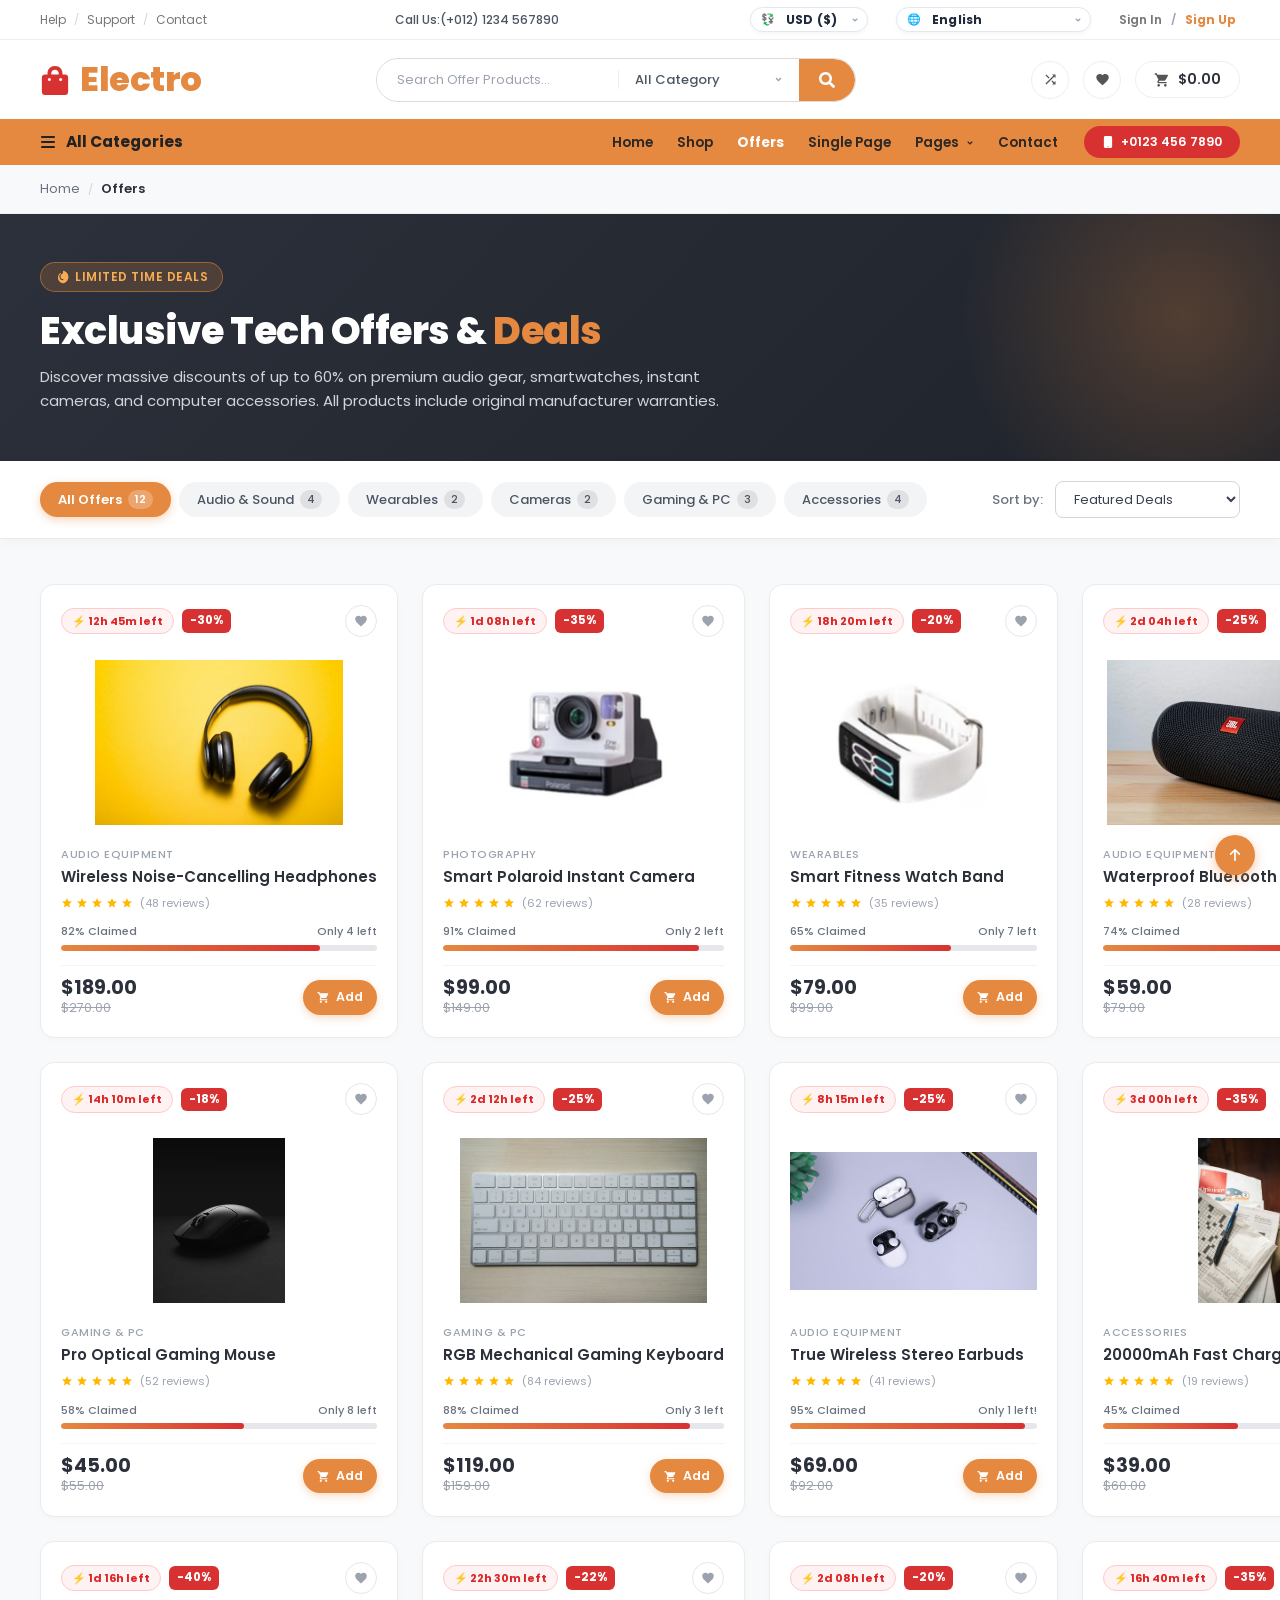
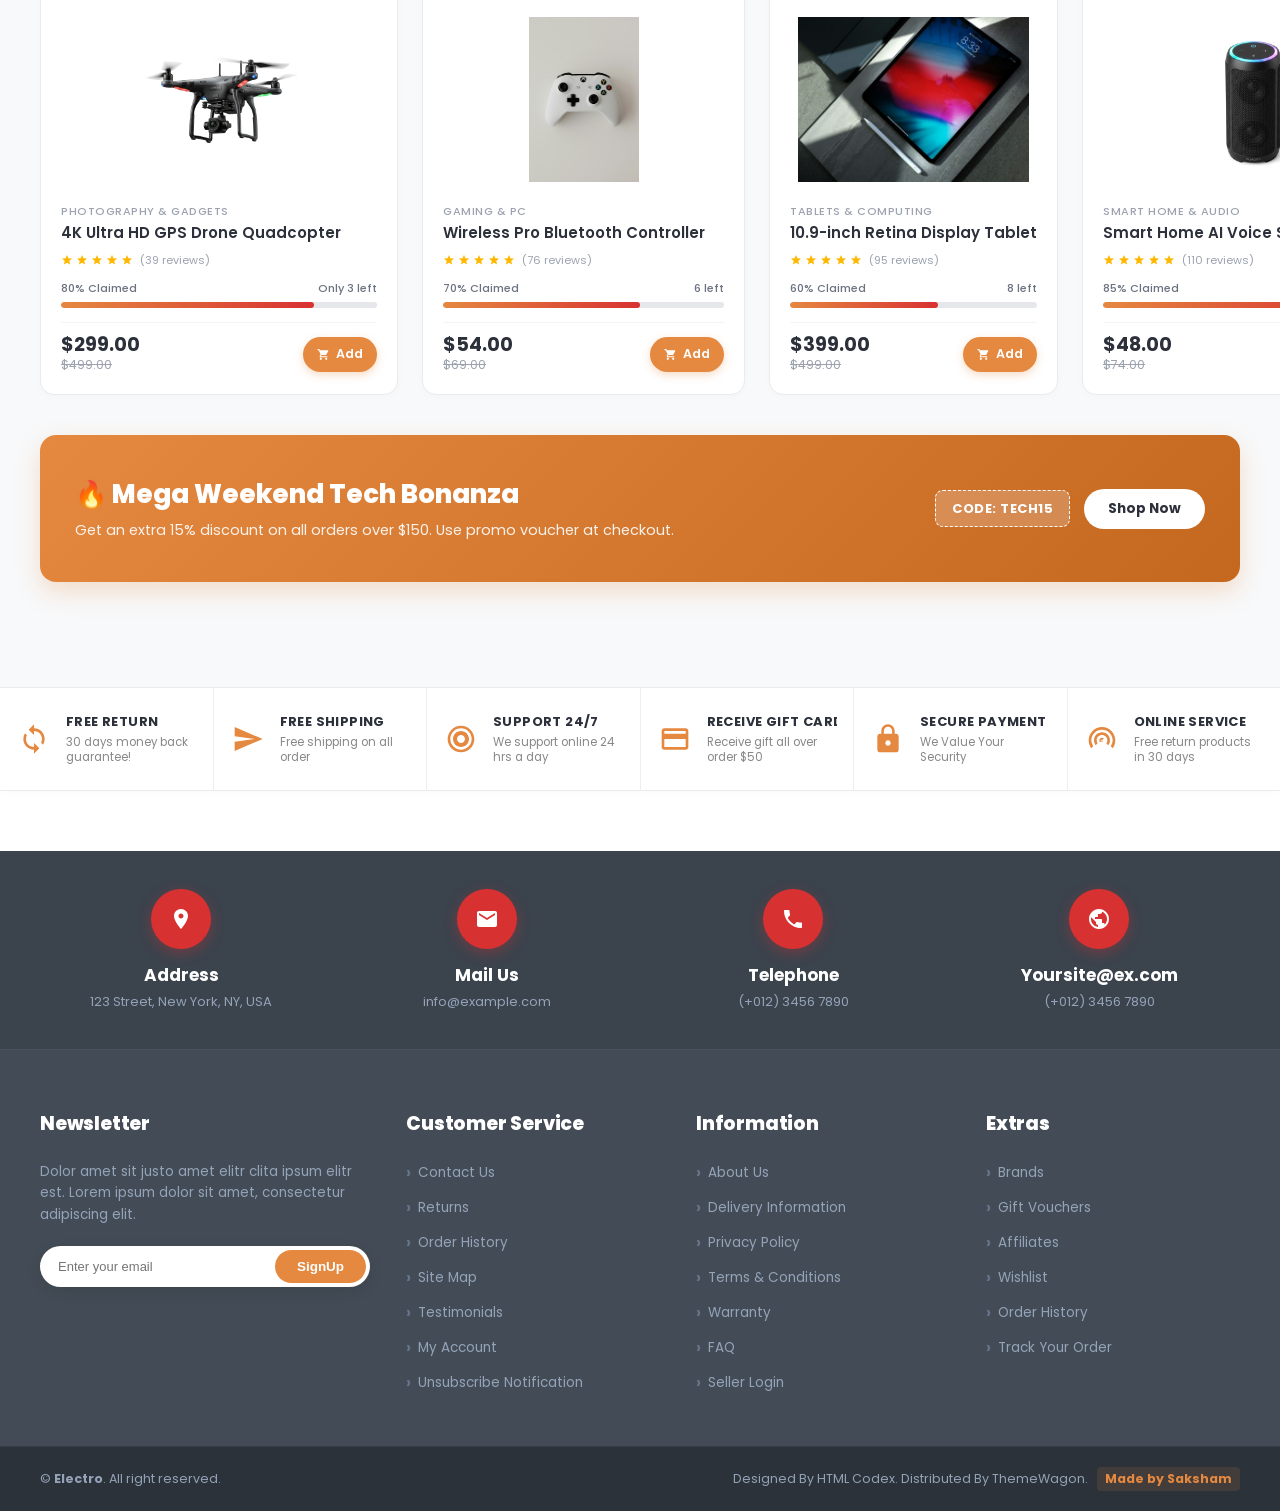
<file: offers.html>
<!DOCTYPE html>
<html lang="en">
<head>
    <meta charset="UTF-8">
    <meta name="viewport" content="width=device-width, initial-scale=1.0">
    <title>Exclusive Tech Offers & Discounts - Electro</title>

    <!-- Google Fonts: Poppins -->
    <link rel="preconnect" href="https://fonts.googleapis.com">
    <link rel="preconnect" href="https://fonts.gstatic.com" crossorigin>
    <link href="https://fonts.googleapis.com/css2?family=Poppins:wght@300;400;500;600;700;800;900&display=swap" rel="stylesheet">

    <!-- External CSS Files (100% Pure CSS - No JavaScript) -->
    <link rel="stylesheet" href="style.css">
    <link rel="stylesheet" href="reference-offers.css">
    <link rel="stylesheet" href="offers-page.css">
    <link rel="stylesheet" href="app-styles.css">
</head>
<body id="top">

    <!-- ========================================================= -->
    <!-- 1. TOP UTILITY BAR                                        -->
    <!-- ========================================================= -->
    <div class="top-bar">
        <div class="container top-bar-container">
            <!-- Left Help/Support Links -->
            <div class="top-left">
                <a href="contact.html">Help</a>
                <span class="sep">/</span>
                <a href="contact.html">Support</a>
                <span class="sep">/</span>
                <a href="contact.html">Contact</a>
            </div>

            <!-- Center Hotline -->
            <div class="top-center">
                <span>Call Us:(+012) 1234 567890</span>
            </div>

            <!-- Right Options: Currency, Language, Dashboard -->
            <div class="top-right">
                <div class="top-item dropdown top-select-wrapper" title="Select Currency">
                    <select class="top-select-currency" id="currency-select" aria-label="Select Currency">
                        <option value="USD">USD ($)</option>
                        <option value="INR">INR (₹)</option>
                        <option value="RUB">RUB (₽)</option>
                        <option value="JPY">JPY (¥)</option>
                        <option value="EUR">EUR (€)</option>
                        <option value="GBP">GBP (£)</option>
                        <option value="AED">AED (د.إ)</option>
                    </select>
                    <svg class="icon icon-down" viewBox="0 0 320 512" width="8" height="8" fill="currentColor">
                        <path d="M143 352.3L7 216.3c-9.4-9.4-9.4-24.6 0-33.9l22.6-22.6c9.4-9.4 24.6-9.4 33.9 0l96.4 96.4 96.4-96.4c9.4-9.4 24.6-9.4 33.9 0l22.6 22.6c9.4 9.4 9.4 24.6 0 33.9l-136 136c-9.2 9.4-24.4 9.4-33.8 0z"/>
                    </svg>
                </div>
                <div class="top-item dropdown top-select-wrapper" title="Select Language">
                    <select class="top-select-language" id="language-select" aria-label="Select Language">
                        <option value="en">English</option>
                        <option value="hi">हिन्दी (Hindi)</option>
                        <option value="ru">Русский (Russian)</option>
                        <option value="ja">日本語 (Japanese)</option>
                        <option value="es">Español (Spanish)</option>
                        <option value="de">Deutsch (German)</option>
                        <option value="ar">العربية (Arabic)</option>
                    </select>
                    <svg class="icon icon-down" viewBox="0 0 320 512" width="8" height="8" fill="currentColor">
                        <path d="M143 352.3L7 216.3c-9.4-9.4-9.4-24.6 0-33.9l22.6-22.6c9.4-9.4 24.6-9.4 33.9 0l96.4 96.4 96.4-96.4c9.4-9.4 24.6-9.4 33.9 0l22.6 22.6c9.4 9.4 9.4 24.6 0 33.9l-136 136c-9.2 9.4-24.4 9.4-33.8 0z"/>
                    </svg>
                </div>
                <a href="profile.html" class="top-item dashboard-link" style="text-decoration:none; color:inherit; display:flex; align-items:center; gap:5px;">
                    <svg class="icon icon-home" viewBox="0 0 576 512" width="11" height="11" fill="currentColor">
                        <path d="M280.37 148.26L96 300.11V464a16 16 0 0 0 16 16l112.06-.29a16 16 0 0 0 15.92-16V368a16 16 0 0 1 16-16h64a16 16 0 0 1 16 16v95.64a16 16 0 0 0 16 16.05L464 480a16 16 0 0 0 16-16V300L295.67 148.26a12.19 12.19 0 0 0-15.3 0zM571.6 251.47L488 182.56V44.05a12 12 0 0 0-12-12h-56a12 12 0 0 0-12 12v73.61L318.47 43a48 48 0 0 0-61 0L4.34 251.47a12 12 0 0 0-1.6 16.9l25.5 31A12 12 0 0 0 45.15 301l235.22-193.74a12.19 12.19 0 0 1 15.3 0L530.9 301a12 12 0 0 0 16.9-1.6l25.5-31a12 12 0 0 0-1.7-16.93z"/>
                    </svg>
                    <span data-i18n="my_dashboard">My Dashboard</span>
                </a>
            </div>
        </div>
    </div>

    <!-- ========================================================= -->
    <!-- 2. MAIN HEADER (Logo, Search Bar, Quick Actions)          -->
    <!-- ========================================================= -->
    <header class="main-header">
        <div class="container header-container">
            <!-- Brand Logo -->
            <a href="index.html" class="brand-logo">
                <div class="logo-icon">
                    <svg class="logo-svg" viewBox="0 0 32 34" width="30" height="32">
                        <path fill="#d83131" d="M16 2 C11 2 8 5.5 8 10 L8 12 L12 12 L12 10 C12 7.8 13.8 6 16 6 C18.2 6 20 7.8 20 10 L20 12 L24 12 L24 10 C24 5.5 21 2 16 2 Z"/>
                        <rect x="2" y="11" width="28" height="22" rx="3.5" fill="#d83131"/>
                        <circle cx="10" cy="16.5" r="1.6" fill="#ffffff"/>
                        <circle cx="22" cy="16.5" r="1.6" fill="#ffffff"/>
                    </svg>
                </div>
                <span class="logo-name">Electro</span>
            </a>

            <!-- Search Area with Category Dropdown -->
            <div class="search-wrapper">
                <input type="text" class="search-input" placeholder="Search Offer Products..." id="global-search-input">
                <div class="category-dropdown" style="position:relative;">
                    <select class="search-category-select" id="header-category-select" aria-label="Select Category">
                        <option value="all">All Category</option>
                        <option value="SmartPhone">Smartphones</option>
                        <option value="Electronics">Electronics</option>
                        <option value="Photography">Cameras &amp; Photo</option>
                        <option value="Audio">Audio &amp; Studio</option>
                        <option value="Accessories">Accessories</option>
                    </select>
                    <svg class="icon icon-down" viewBox="0 0 320 512" width="9" height="9" fill="currentColor">
                        <path d="M143 352.3L7 216.3c-9.4-9.4-9.4-24.6 0-33.9l22.6-22.6c9.4-9.4 24.6-9.4 33.9 0l96.4 96.4 96.4-96.4c9.4-9.4 24.6-9.4 33.9 0l22.6 22.6c9.4 9.4 9.4 24.6 0 33.9l-136 136c-9.2 9.4-24.4 9.4-33.8 0z"/>
                    </svg>
                </div>
                <button type="button" class="search-btn" id="global-search-btn" aria-label="Search">
                    <svg class="icon icon-search" viewBox="0 0 512 512" width="16" height="16" fill="currentColor">
                        <path d="M505 442.7L405.3 343c-4.5-4.5-10.6-7-17-7H372c27.6-35.3 44-79.7 44-128C416 93.1 322.9 0 208 0S0 93.1 0 208s93.1 208 208 208c48.3 0 92.7-16.4 128-44v16.3c0 6.4 2.5 12.5 7 17l99.7 99.7c9.4 9.4 24.6 9.4 33.9 0l28.3-28.3c9.4-9.4 9.4-24.6.1-34zM208 336c-70.7 0-128-57.2-128-128 0-70.7 57.2-128 128-128 70.7 0 128 57.2 128 128 0 70.7-57.2 128-128 128z"/>
                    </svg>
                </button>
            </div>

            <!-- Action Controls: Compare, Wishlist, Cart -->
            <div class="user-actions">
                <a href="profile.html" class="action-circle" title="Compare Products">
                    <svg class="icon icon-compare" viewBox="0 0 24 24" width="15" height="15" fill="currentColor">
                        <path d="M10.59 9.17L5.41 4 4 5.41l5.17 5.17 1.42-1.41zM14.5 4l2.04 2.04L4 18.59 5.41 20 17.96 7.46 20 9.5V4h-5.5zm.33 9.42l-1.41 1.41 3.13 3.13L14.5 20H20v-5.5l-2.04 2.04-3.13-3.12z"/>
                    </svg>
                </a>
                <a href="profile.html#liked" class="action-circle" title="Wishlist">
                    <svg class="icon icon-heart" viewBox="0 0 24 24" width="15" height="15" fill="currentColor">
                        <path d="M12 21.35l-1.45-1.32C5.4 15.36 2 12.28 2 8.5 2 5.42 4.42 3 7.5 3c1.74 0 3.41.81 4.5 2.09C13.09 3.81 14.76 3 16.5 3 19.58 3 22 5.42 22 8.5c0 3.78-3.4 6.86-8.55 11.54L12 21.35z"/>
                    </svg>
                </a>
                <a href="cart.html" class="action-cart" title="Shopping Cart" style="position:relative;">
                    <svg class="icon icon-cart" viewBox="0 0 24 24" width="16" height="16" fill="currentColor">
                        <path d="M7 18c-1.1 0-1.99.9-1.99 2S5.9 22 7 22s2-.9 2-2-.9-2-2-2zM1 2v2h2l3.6 7.59-1.35 2.45c-.16.28-.25.61-.25.96 0 1.1.9 2 2 2h12v-2H7.42c-.14 0-.25-.11-.25-.25l.03-.12.9-1.63h7.45c.75 0 1.41-.41 1.75-1.03l3.58-6.49c.08-.14.12-.31.12-.48 0-.55-.45-1-1-1H5.21l-.94-2H1zm16 16c-1.1 0-1.99.9-1.99 2s.89 2 1.99 2 2-.9 2-2-.9-2-2-2z"/>
                    </svg>
                    <span class="cart-total" data-cart-total>$0.00</span>
                    <span class="header-cart-badge" data-cart-count style="display:none;">0</span>
                </a>
            </div>
        </div>
    </header>

    <!-- ========================================================= -->
    <!-- 3. NAVIGATION BAR (Ribbon Menu)                           -->
    <!-- ========================================================= -->
    <nav class="nav-ribbon">
        <div class="container nav-container">
            <div class="nav-categories" id="nav-categories-trigger">
                <svg class="icon icon-bars" viewBox="0 0 448 512" width="16" height="16" fill="currentColor">
                    <path d="M0 96C0 78.3 14.3 64 32 64H416c17.7 0 32 14.3 32 32s-14.3 32-32 32H32C14.3 128 0 113.7 0 96zM0 256c0-17.7 14.3-32 32-32H416c17.7 0 32 14.3 32 32s-14.3 32-32 32H32c-17.7 0-32-14.3-32-32zM448 416c0 17.7-14.3 32-32 32H32c-17.7 0-32-14.3-32-32s14.3-32 32-32H416c17.7 0 32 14.3 32 32z"/>
                </svg>
                <span class="categories-title" data-i18n="nav_all_categories">All Categories</span>
                <div class="nav-categories-menu" id="nav-categories-dropdown">
                    <a href="javascript:void(0)" class="nav-cat-item" data-category="all">📱 All Categories</a>
                    <a href="javascript:void(0)" class="nav-cat-item" data-category="SmartPhone">📲 Smartphones &amp; Tablets</a>
                    <a href="javascript:void(0)" class="nav-cat-item" data-category="Photography">📷 Cameras &amp; Photography</a>
                    <a href="javascript:void(0)" class="nav-cat-item" data-category="Electronics">💻 Laptops &amp; Computers</a>
                    <a href="javascript:void(0)" class="nav-cat-item" data-category="Audio">🎧 Audio &amp; Headphones</a>
                    <a href="javascript:void(0)" class="nav-cat-item" data-category="Accessories">⌚ Gadget Accessories</a>
                </div>
            </div>

            <div class="nav-right-group">
                <ul class="nav-menu">
                    <li><a href="index.html" class="nav-item">Home</a></li>
                    <li><a href="shop.html" class="nav-item">Shop</a></li>
                    <li><a href="offers.html" class="nav-item active">Offers</a></li>
                    <li><a href="single-product.html" class="nav-item">Single Page</a></li>
                    <li class="has-submenu nav-item-dropdown">
                        <a href="#" class="nav-item">
                            <span>Pages</span>
                            <svg class="icon icon-down" viewBox="0 0 320 512" width="8" height="8" fill="currentColor">
                                <path d="M143 352.3L7 216.3c-9.4-9.4-9.4-24.6 0-33.9l22.6-22.6c9.4-9.4 24.6-9.4 33.9 0l96.4 96.4 96.4-96.4c9.4-9.4 24.6-9.4 33.9 0l22.6 22.6c9.4 9.4 9.4 24.6 0 33.9l-136 136c-9.2 9.4-24.4 9.4-33.8 0z"/>
                            </svg>
                        </a>
                        <div class="nav-dropdown-menu">
                            <a href="single-product.html">Single Product</a>
                            <a href="contact.html">Contact Us</a>
                            <a href="cart.html">Cart Page</a>
                            <a href="cart.html#checkout">Checkout</a>
                            <a href="profile.html">User Profile</a>
                            <a href="auth.html">Login / Sign Up</a>
                            <a href="offers.html">Offers Page</a>
                        </div>
                    </li>
                    <li><a href="contact.html" class="nav-item">Contact</a></li>
                </ul>

                <div class="nav-hotline">
                    <a href="tel:+01234567890" class="hotline-pill">
                        <svg class="icon icon-phone" viewBox="0 0 384 512" width="12" height="12" fill="currentColor">
                            <path d="M80 0C44.7 0 16 28.7 16 64V448c0 35.3 28.7 64 64 64H304c35.3 0 64-28.7 64-64V64c0-35.3-28.7-64-64-64H80zm112 432a24 24 0 1 1 0 48 24 24 0 1 1 0-48z"/>
                        </svg>
                        <span>+0123 456 7890</span>
                    </a>
                </div>
            </div>
        </div>
    </nav>

    <!-- ========================================================= -->
    <!-- 4. BREADCRUMBS BAR                                        -->
    <!-- ========================================================= -->
    <div class="offers-page-breadcrumbs">
        <div class="container">
            <ul class="offers-page-breadcrumb-list">
                <li class="offers-page-breadcrumb-item"><a href="index.html">Home</a></li>
                <li class="offers-page-breadcrumb-sep">/</li>
                <li class="offers-page-breadcrumb-current">Offers</li>
            </ul>
        </div>
    </div>

    <!-- ========================================================= -->
    <!-- 5. HERO / PAGE HEADER                                     -->
    <!-- ========================================================= -->
    <header class="offers-page-hero">
        <div class="container">
            <div class="offers-page-hero-content">
                <div class="offers-page-hero-badge">
                    <svg viewBox="0 0 24 24" width="14" height="14" fill="currentColor"><path d="M12 23c6.075 0 11-4.925 11-11 0-4.97-3.3-9.17-7.85-10.51-.76-.23-1.49.33-1.49 1.12v2.24c0 .48-.28.91-.71 1.11-2.07.96-3.5 3.09-3.5 5.54 0 2.21 1.79 4 4 4 .55 0 1 .45 1 1s-.45 1-1 1c-3.31 0-6-2.69-6-6 0-1.89.87-3.58 2.24-4.69.4-.33.45-.91.13-1.3-.32-.4-.9-.45-1.3-.13C6.38 7.39 5 10.03 5 13c0 4.97 3.6 9.1 8.35 9.89.44.07.86.11 1.28.11z"/></svg>
                    <span>Limited Time Deals</span>
                </div>
                <h1 class="offers-page-hero-title">Exclusive Tech Offers & <span>Deals</span></h1>
                <p class="offers-page-hero-desc">Discover massive discounts of up to 60% on premium audio gear, smartwatches, instant cameras, and computer accessories. All products include original manufacturer warranties.</p>
            </div>
        </div>
    </header>

    <!-- ========================================================= -->
    <!-- 6. PURE CSS FILTER SECTION (Radio Controls + Tabs)        -->
    <!-- ========================================================= -->
    <!-- Pure CSS Radio Inputs placed at parent level -->
    <input type="radio" name="offer-filter" id="offer-all" class="offers-page-radio-filter" checked>
    <input type="radio" name="offer-filter" id="offer-audio" class="offers-page-radio-filter">
    <input type="radio" name="offer-filter" id="offer-wearables" class="offers-page-radio-filter">
    <input type="radio" name="offer-filter" id="offer-cameras" class="offers-page-radio-filter">
    <input type="radio" name="offer-filter" id="offer-gaming" class="offers-page-radio-filter">
    <input type="radio" name="offer-filter" id="offer-accessories" class="offers-page-radio-filter">

    <section class="offers-page-filter-section">
        <div class="container">
            <div class="offers-page-filter-bar">
                <!-- Category Filter Chips -->
                <div class="offers-page-category-chips">
                    <label for="offer-all" class="offers-page-chip">
                        <span>All Offers</span>
                        <span class="offers-page-chip-count">12</span>
                    </label>
                    <label for="offer-audio" class="offers-page-chip">
                        <span>Audio & Sound</span>
                        <span class="offers-page-chip-count">4</span>
                    </label>
                    <label for="offer-wearables" class="offers-page-chip">
                        <span>Wearables</span>
                        <span class="offers-page-chip-count">2</span>
                    </label>
                    <label for="offer-cameras" class="offers-page-chip">
                        <span>Cameras</span>
                        <span class="offers-page-chip-count">2</span>
                    </label>
                    <label for="offer-gaming" class="offers-page-chip">
                        <span>Gaming & PC</span>
                        <span class="offers-page-chip-count">3</span>
                    </label>
                    <label for="offer-accessories" class="offers-page-chip">
                        <span>Accessories</span>
                        <span class="offers-page-chip-count">4</span>
                    </label>
                </div>

                <!-- Sort Control -->
                <div class="offers-page-sort-group">
                    <span class="offers-page-sort-label">Sort by:</span>
                    <select class="offers-page-sort-select">
                        <option>Featured Deals</option>
                        <option>Discount: High to Low</option>
                        <option>Price: Low to High</option>
                        <option>Price: High to Low</option>
                        <option>Top Rated</option>
                    </select>
                </div>
            </div>
        </div>
    </section>

    <!-- ========================================================= -->
    <!-- 7. OFFERS PRODUCT GRID (12 Interactive Cards)             -->
    <!-- ========================================================= -->
    <main class="offers-page-deals-section">
        <div class="container">
            <div class="offers-page-deals-grid">
                <!-- Deal 1: Wireless Headphones -->
                <div class="offers-page-deal-card is-audio">
                    <div class="offers-page-card-top">
                        <span class="offers-page-deal-badge">⚡ 12h 45m left</span>
                        <span class="offers-page-discount-tag">-30%</span>
                        <input type="checkbox" id="off-wish-1" class="offers-page-wishlist-toggle">
                        <label for="off-wish-1" class="offers-page-wishlist-btn" title="Add to Wishlist">
                            <svg viewBox="0 0 24 24"><path d="M12 21.35l-1.45-1.32C5.4 15.36 2 12.28 2 8.5 2 5.42 4.42 3 7.5 3c1.74 0 3.41.81 4.5 2.09C13.09 3.81 14.76 3 16.5 3 19.58 3 22 5.42 22 8.5c0 3.78-3.4 6.86-8.55 11.54L12 21.35z"/></svg>
                        </label>
                    </div>
                    <div class="offers-page-media">
                        <img src="assets/product_headphones.jpg" alt="Wireless Noise-Cancelling Headphones" class="offers-page-img">
                    </div>
                    <div class="offers-page-card-body">
                        <span class="offers-page-category-tag">Audio Equipment</span>
                        <a href="#" class="offers-page-product-title" title="Wireless Noise-Cancelling Headphones">Wireless Noise-Cancelling Headphones</a>
                        <div class="offers-page-rating-row">
                            <svg viewBox="0 0 24 24"><path d="M12 17.27L18.18 21l-1.64-7.03L22 9.24l-7.19-.61L12 2 9.19 8.63 2 9.24l5.46 4.73L5.82 21z"/></svg>
                            <svg viewBox="0 0 24 24"><path d="M12 17.27L18.18 21l-1.64-7.03L22 9.24l-7.19-.61L12 2 9.19 8.63 2 9.24l5.46 4.73L5.82 21z"/></svg>
                            <svg viewBox="0 0 24 24"><path d="M12 17.27L18.18 21l-1.64-7.03L22 9.24l-7.19-.61L12 2 9.19 8.63 2 9.24l5.46 4.73L5.82 21z"/></svg>
                            <svg viewBox="0 0 24 24"><path d="M12 17.27L18.18 21l-1.64-7.03L22 9.24l-7.19-.61L12 2 9.19 8.63 2 9.24l5.46 4.73L5.82 21z"/></svg>
                            <svg viewBox="0 0 24 24"><path d="M12 17.27L18.18 21l-1.64-7.03L22 9.24l-7.19-.61L12 2 9.19 8.63 2 9.24l5.46 4.73L5.82 21z"/></svg>
                            <span class="offers-page-reviews">(48 reviews)</span>
                        </div>
                        <div class="offers-page-progress-wrapper">
                            <div class="offers-page-progress-text">
                                <span>82% Claimed</span>
                                <span>Only 4 left</span>
                            </div>
                            <div class="offers-page-progress-bar">
                                <div class="offers-page-progress-fill" style="width: 82%;"></div>
                            </div>
                        </div>
                        <div class="offers-page-card-footer">
                            <div class="offers-page-price-box">
                                <span class="offers-page-price-current">$189.00</span>
                                <span class="offers-page-price-old">$270.00</span>
                            </div>
                            <a href="#" class="offers-page-btn-cart">
                                <svg viewBox="0 0 24 24"><path d="M7 18c-1.1 0-1.99.9-1.99 2S5.9 22 7 22s2-.9 2-2-.9-2-2-2zM1 2v2h2l3.6 7.59-1.35 2.45c-.16.28-.25.61-.25.96 0 1.1.9 2 2 2h12v-2H7.42c-.14 0-.25-.11-.25-.25l.03-.12.9-1.63h7.45c.75 0 1.41-.41 1.75-1.03l3.58-6.49c.08-.14.12-.31.12-.48 0-.55-.45-1-1-1H5.21l-.94-2H1zm16 16c-1.1 0-1.99.9-1.99 2s.89 2 1.99 2 2-.9 2-2-.9-2-2-2z"/></svg>
                                <span>Add</span>
                            </a>
                        </div>
                    </div>
                </div>

                <!-- Deal 2: Polaroid Instant Camera -->
                <div class="offers-page-deal-card is-cameras">
                    <div class="offers-page-card-top">
                        <span class="offers-page-deal-badge">⚡ 1d 08h left</span>
                        <span class="offers-page-discount-tag">-35%</span>
                        <input type="checkbox" id="off-wish-2" class="offers-page-wishlist-toggle">
                        <label for="off-wish-2" class="offers-page-wishlist-btn" title="Add to Wishlist">
                            <svg viewBox="0 0 24 24"><path d="M12 21.35l-1.45-1.32C5.4 15.36 2 12.28 2 8.5 2 5.42 4.42 3 7.5 3c1.74 0 3.41.81 4.5 2.09C13.09 3.81 14.76 3 16.5 3 19.58 3 22 5.42 22 8.5c0 3.78-3.4 6.86-8.55 11.54L12 21.35z"/></svg>
                        </label>
                    </div>
                    <div class="offers-page-media">
                        <img src="assets/promo_camera.png" alt="Smart Polaroid Instant Camera" class="offers-page-img">
                    </div>
                    <div class="offers-page-card-body">
                        <span class="offers-page-category-tag">Photography</span>
                        <a href="#" class="offers-page-product-title" title="Smart Polaroid Instant Camera">Smart Polaroid Instant Camera</a>
                        <div class="offers-page-rating-row">
                            <svg viewBox="0 0 24 24"><path d="M12 17.27L18.18 21l-1.64-7.03L22 9.24l-7.19-.61L12 2 9.19 8.63 2 9.24l5.46 4.73L5.82 21z"/></svg>
                            <svg viewBox="0 0 24 24"><path d="M12 17.27L18.18 21l-1.64-7.03L22 9.24l-7.19-.61L12 2 9.19 8.63 2 9.24l5.46 4.73L5.82 21z"/></svg>
                            <svg viewBox="0 0 24 24"><path d="M12 17.27L18.18 21l-1.64-7.03L22 9.24l-7.19-.61L12 2 9.19 8.63 2 9.24l5.46 4.73L5.82 21z"/></svg>
                            <svg viewBox="0 0 24 24"><path d="M12 17.27L18.18 21l-1.64-7.03L22 9.24l-7.19-.61L12 2 9.19 8.63 2 9.24l5.46 4.73L5.82 21z"/></svg>
                            <svg viewBox="0 0 24 24"><path d="M12 17.27L18.18 21l-1.64-7.03L22 9.24l-7.19-.61L12 2 9.19 8.63 2 9.24l5.46 4.73L5.82 21z"/></svg>
                            <span class="offers-page-reviews">(62 reviews)</span>
                        </div>
                        <div class="offers-page-progress-wrapper">
                            <div class="offers-page-progress-text">
                                <span>91% Claimed</span>
                                <span>Only 2 left</span>
                            </div>
                            <div class="offers-page-progress-bar">
                                <div class="offers-page-progress-fill" style="width: 91%;"></div>
                            </div>
                        </div>
                        <div class="offers-page-card-footer">
                            <div class="offers-page-price-box">
                                <span class="offers-page-price-current">$99.00</span>
                                <span class="offers-page-price-old">$149.00</span>
                            </div>
                            <a href="#" class="offers-page-btn-cart">
                                <svg viewBox="0 0 24 24"><path d="M7 18c-1.1 0-1.99.9-1.99 2S5.9 22 7 22s2-.9 2-2-.9-2-2-2zM1 2v2h2l3.6 7.59-1.35 2.45c-.16.28-.25.61-.25.96 0 1.1.9 2 2 2h12v-2H7.42c-.14 0-.25-.11-.25-.25l.03-.12.9-1.63h7.45c.75 0 1.41-.41 1.75-1.03l3.58-6.49c.08-.14.12-.31.12-.48 0-.55-.45-1-1-1H5.21l-.94-2H1zm16 16c-1.1 0-1.99.9-1.99 2s.89 2 1.99 2 2-.9 2-2-.9-2-2-2z"/></svg>
                                <span>Add</span>
                            </a>
                        </div>
                    </div>
                </div>

                <!-- Deal 3: Smartwatch Fitness Band -->
                <div class="offers-page-deal-card is-wearables">
                    <div class="offers-page-card-top">
                        <span class="offers-page-deal-badge">⚡ 18h 20m left</span>
                        <span class="offers-page-discount-tag">-20%</span>
                        <input type="checkbox" id="off-wish-3" class="offers-page-wishlist-toggle">
                        <label for="off-wish-3" class="offers-page-wishlist-btn" title="Add to Wishlist">
                            <svg viewBox="0 0 24 24"><path d="M12 21.35l-1.45-1.32C5.4 15.36 2 12.28 2 8.5 2 5.42 4.42 3 7.5 3c1.74 0 3.41.81 4.5 2.09C13.09 3.81 14.76 3 16.5 3 19.58 3 22 5.42 22 8.5c0 3.78-3.4 6.86-8.55 11.54L12 21.35z"/></svg>
                        </label>
                    </div>
                    <div class="offers-page-media">
                        <img src="assets/promo_watch.png" alt="Smart Fitness Watch Band" class="offers-page-img">
                    </div>
                    <div class="offers-page-card-body">
                        <span class="offers-page-category-tag">Wearables</span>
                        <a href="#" class="offers-page-product-title" title="Smart Fitness Watch Band">Smart Fitness Watch Band</a>
                        <div class="offers-page-rating-row">
                            <svg viewBox="0 0 24 24"><path d="M12 17.27L18.18 21l-1.64-7.03L22 9.24l-7.19-.61L12 2 9.19 8.63 2 9.24l5.46 4.73L5.82 21z"/></svg>
                            <svg viewBox="0 0 24 24"><path d="M12 17.27L18.18 21l-1.64-7.03L22 9.24l-7.19-.61L12 2 9.19 8.63 2 9.24l5.46 4.73L5.82 21z"/></svg>
                            <svg viewBox="0 0 24 24"><path d="M12 17.27L18.18 21l-1.64-7.03L22 9.24l-7.19-.61L12 2 9.19 8.63 2 9.24l5.46 4.73L5.82 21z"/></svg>
                            <svg viewBox="0 0 24 24"><path d="M12 17.27L18.18 21l-1.64-7.03L22 9.24l-7.19-.61L12 2 9.19 8.63 2 9.24l5.46 4.73L5.82 21z"/></svg>
                            <svg viewBox="0 0 24 24"><path d="M12 17.27L18.18 21l-1.64-7.03L22 9.24l-7.19-.61L12 2 9.19 8.63 2 9.24l5.46 4.73L5.82 21z"/></svg>
                            <span class="offers-page-reviews">(35 reviews)</span>
                        </div>
                        <div class="offers-page-progress-wrapper">
                            <div class="offers-page-progress-text">
                                <span>65% Claimed</span>
                                <span>Only 7 left</span>
                            </div>
                            <div class="offers-page-progress-bar">
                                <div class="offers-page-progress-fill" style="width: 65%;"></div>
                            </div>
                        </div>
                        <div class="offers-page-card-footer">
                            <div class="offers-page-price-box">
                                <span class="offers-page-price-current">$79.00</span>
                                <span class="offers-page-price-old">$99.00</span>
                            </div>
                            <a href="#" class="offers-page-btn-cart">
                                <svg viewBox="0 0 24 24"><path d="M7 18c-1.1 0-1.99.9-1.99 2S5.9 22 7 22s2-.9 2-2-.9-2-2-2zM1 2v2h2l3.6 7.59-1.35 2.45c-.16.28-.25.61-.25.96 0 1.1.9 2 2 2h12v-2H7.42c-.14 0-.25-.11-.25-.25l.03-.12.9-1.63h7.45c.75 0 1.41-.41 1.75-1.03l3.58-6.49c.08-.14.12-.31.12-.48 0-.55-.45-1-1-1H5.21l-.94-2H1zm16 16c-1.1 0-1.99.9-1.99 2s.89 2 1.99 2 2-.9 2-2-.9-2-2-2z"/></svg>
                                <span>Add</span>
                            </a>
                        </div>
                    </div>
                </div>

                <!-- Deal 4: Bluetooth Speaker -->
                <div class="offers-page-deal-card is-audio">
                    <div class="offers-page-card-top">
                        <span class="offers-page-deal-badge">⚡ 2d 04h left</span>
                        <span class="offers-page-discount-tag">-25%</span>
                        <input type="checkbox" id="off-wish-4" class="offers-page-wishlist-toggle">
                        <label for="off-wish-4" class="offers-page-wishlist-btn" title="Add to Wishlist">
                            <svg viewBox="0 0 24 24"><path d="M12 21.35l-1.45-1.32C5.4 15.36 2 12.28 2 8.5 2 5.42 4.42 3 7.5 3c1.74 0 3.41.81 4.5 2.09C13.09 3.81 14.76 3 16.5 3 19.58 3 22 5.42 22 8.5c0 3.78-3.4 6.86-8.55 11.54L12 21.35z"/></svg>
                        </label>
                    </div>
                    <div class="offers-page-media">
                        <img src="assets/product_speaker.jpg" alt="Waterproof Bluetooth Speaker" class="offers-page-img">
                    </div>
                    <div class="offers-page-card-body">
                        <span class="offers-page-category-tag">Audio Equipment</span>
                        <a href="#" class="offers-page-product-title" title="Waterproof Bluetooth Speaker">Waterproof Bluetooth Speaker</a>
                        <div class="offers-page-rating-row">
                            <svg viewBox="0 0 24 24"><path d="M12 17.27L18.18 21l-1.64-7.03L22 9.24l-7.19-.61L12 2 9.19 8.63 2 9.24l5.46 4.73L5.82 21z"/></svg>
                            <svg viewBox="0 0 24 24"><path d="M12 17.27L18.18 21l-1.64-7.03L22 9.24l-7.19-.61L12 2 9.19 8.63 2 9.24l5.46 4.73L5.82 21z"/></svg>
                            <svg viewBox="0 0 24 24"><path d="M12 17.27L18.18 21l-1.64-7.03L22 9.24l-7.19-.61L12 2 9.19 8.63 2 9.24l5.46 4.73L5.82 21z"/></svg>
                            <svg viewBox="0 0 24 24"><path d="M12 17.27L18.18 21l-1.64-7.03L22 9.24l-7.19-.61L12 2 9.19 8.63 2 9.24l5.46 4.73L5.82 21z"/></svg>
                            <svg viewBox="0 0 24 24"><path d="M12 17.27L18.18 21l-1.64-7.03L22 9.24l-7.19-.61L12 2 9.19 8.63 2 9.24l5.46 4.73L5.82 21z"/></svg>
                            <span class="offers-page-reviews">(28 reviews)</span>
                        </div>
                        <div class="offers-page-progress-wrapper">
                            <div class="offers-page-progress-text">
                                <span>74% Claimed</span>
                                <span>Only 5 left</span>
                            </div>
                            <div class="offers-page-progress-bar">
                                <div class="offers-page-progress-fill" style="width: 74%;"></div>
                            </div>
                        </div>
                        <div class="offers-page-card-footer">
                            <div class="offers-page-price-box">
                                <span class="offers-page-price-current">$59.00</span>
                                <span class="offers-page-price-old">$79.00</span>
                            </div>
                            <a href="#" class="offers-page-btn-cart">
                                <svg viewBox="0 0 24 24"><path d="M7 18c-1.1 0-1.99.9-1.99 2S5.9 22 7 22s2-.9 2-2-.9-2-2-2zM1 2v2h2l3.6 7.59-1.35 2.45c-.16.28-.25.61-.25.96 0 1.1.9 2 2 2h12v-2H7.42c-.14 0-.25-.11-.25-.25l.03-.12.9-1.63h7.45c.75 0 1.41-.41 1.75-1.03l3.58-6.49c.08-.14.12-.31.12-.48 0-.55-.45-1-1-1H5.21l-.94-2H1zm16 16c-1.1 0-1.99.9-1.99 2s.89 2 1.99 2 2-.9 2-2-.9-2-2-2z"/></svg>
                                <span>Add</span>
                            </a>
                        </div>
                    </div>
                </div>

                <!-- Deal 5: Gaming Mouse -->
                <div class="offers-page-deal-card is-gaming is-accessories">
                    <div class="offers-page-card-top">
                        <span class="offers-page-deal-badge">⚡ 14h 10m left</span>
                        <span class="offers-page-discount-tag">-18%</span>
                        <input type="checkbox" id="off-wish-5" class="offers-page-wishlist-toggle">
                        <label for="off-wish-5" class="offers-page-wishlist-btn" title="Add to Wishlist">
                            <svg viewBox="0 0 24 24"><path d="M12 21.35l-1.45-1.32C5.4 15.36 2 12.28 2 8.5 2 5.42 4.42 3 7.5 3c1.74 0 3.41.81 4.5 2.09C13.09 3.81 14.76 3 16.5 3 19.58 3 22 5.42 22 8.5c0 3.78-3.4 6.86-8.55 11.54L12 21.35z"/></svg>
                        </label>
                    </div>
                    <div class="offers-page-media">
                        <img src="assets/product_mouse.jpg" alt="Pro Optical Gaming Mouse" class="offers-page-img">
                    </div>
                    <div class="offers-page-card-body">
                        <span class="offers-page-category-tag">Gaming & PC</span>
                        <a href="#" class="offers-page-product-title" title="Pro Optical Gaming Mouse">Pro Optical Gaming Mouse</a>
                        <div class="offers-page-rating-row">
                            <svg viewBox="0 0 24 24"><path d="M12 17.27L18.18 21l-1.64-7.03L22 9.24l-7.19-.61L12 2 9.19 8.63 2 9.24l5.46 4.73L5.82 21z"/></svg>
                            <svg viewBox="0 0 24 24"><path d="M12 17.27L18.18 21l-1.64-7.03L22 9.24l-7.19-.61L12 2 9.19 8.63 2 9.24l5.46 4.73L5.82 21z"/></svg>
                            <svg viewBox="0 0 24 24"><path d="M12 17.27L18.18 21l-1.64-7.03L22 9.24l-7.19-.61L12 2 9.19 8.63 2 9.24l5.46 4.73L5.82 21z"/></svg>
                            <svg viewBox="0 0 24 24"><path d="M12 17.27L18.18 21l-1.64-7.03L22 9.24l-7.19-.61L12 2 9.19 8.63 2 9.24l5.46 4.73L5.82 21z"/></svg>
                            <svg viewBox="0 0 24 24"><path d="M12 17.27L18.18 21l-1.64-7.03L22 9.24l-7.19-.61L12 2 9.19 8.63 2 9.24l5.46 4.73L5.82 21z"/></svg>
                            <span class="offers-page-reviews">(52 reviews)</span>
                        </div>
                        <div class="offers-page-progress-wrapper">
                            <div class="offers-page-progress-text">
                                <span>58% Claimed</span>
                                <span>Only 8 left</span>
                            </div>
                            <div class="offers-page-progress-bar">
                                <div class="offers-page-progress-fill" style="width: 58%;"></div>
                            </div>
                        </div>
                        <div class="offers-page-card-footer">
                            <div class="offers-page-price-box">
                                <span class="offers-page-price-current">$45.00</span>
                                <span class="offers-page-price-old">$55.00</span>
                            </div>
                            <a href="#" class="offers-page-btn-cart">
                                <svg viewBox="0 0 24 24"><path d="M7 18c-1.1 0-1.99.9-1.99 2S5.9 22 7 22s2-.9 2-2-.9-2-2-2zM1 2v2h2l3.6 7.59-1.35 2.45c-.16.28-.25.61-.25.96 0 1.1.9 2 2 2h12v-2H7.42c-.14 0-.25-.11-.25-.25l.03-.12.9-1.63h7.45c.75 0 1.41-.41 1.75-1.03l3.58-6.49c.08-.14.12-.31.12-.48 0-.55-.45-1-1-1H5.21l-.94-2H1zm16 16c-1.1 0-1.99.9-1.99 2s.89 2 1.99 2 2-.9 2-2-.9-2-2-2z"/></svg>
                                <span>Add</span>
                            </a>
                        </div>
                    </div>
                </div>

                <!-- Deal 6: Mechanical Keyboard -->
                <div class="offers-page-deal-card is-gaming is-accessories">
                    <div class="offers-page-card-top">
                        <span class="offers-page-deal-badge">⚡ 2d 12h left</span>
                        <span class="offers-page-discount-tag">-25%</span>
                        <input type="checkbox" id="off-wish-6" class="offers-page-wishlist-toggle">
                        <label for="off-wish-6" class="offers-page-wishlist-btn" title="Add to Wishlist">
                            <svg viewBox="0 0 24 24"><path d="M12 21.35l-1.45-1.32C5.4 15.36 2 12.28 2 8.5 2 5.42 4.42 3 7.5 3c1.74 0 3.41.81 4.5 2.09C13.09 3.81 14.76 3 16.5 3 19.58 3 22 5.42 22 8.5c0 3.78-3.4 6.86-8.55 11.54L12 21.35z"/></svg>
                        </label>
                    </div>
                    <div class="offers-page-media">
                        <img src="assets/product_keyboard.jpg" alt="RGB Mechanical Gaming Keyboard" class="offers-page-img">
                    </div>
                    <div class="offers-page-card-body">
                        <span class="offers-page-category-tag">Gaming & PC</span>
                        <a href="#" class="offers-page-product-title" title="RGB Mechanical Gaming Keyboard">RGB Mechanical Gaming Keyboard</a>
                        <div class="offers-page-rating-row">
                            <svg viewBox="0 0 24 24"><path d="M12 17.27L18.18 21l-1.64-7.03L22 9.24l-7.19-.61L12 2 9.19 8.63 2 9.24l5.46 4.73L5.82 21z"/></svg>
                            <svg viewBox="0 0 24 24"><path d="M12 17.27L18.18 21l-1.64-7.03L22 9.24l-7.19-.61L12 2 9.19 8.63 2 9.24l5.46 4.73L5.82 21z"/></svg>
                            <svg viewBox="0 0 24 24"><path d="M12 17.27L18.18 21l-1.64-7.03L22 9.24l-7.19-.61L12 2 9.19 8.63 2 9.24l5.46 4.73L5.82 21z"/></svg>
                            <svg viewBox="0 0 24 24"><path d="M12 17.27L18.18 21l-1.64-7.03L22 9.24l-7.19-.61L12 2 9.19 8.63 2 9.24l5.46 4.73L5.82 21z"/></svg>
                            <svg viewBox="0 0 24 24"><path d="M12 17.27L18.18 21l-1.64-7.03L22 9.24l-7.19-.61L12 2 9.19 8.63 2 9.24l5.46 4.73L5.82 21z"/></svg>
                            <span class="offers-page-reviews">(84 reviews)</span>
                        </div>
                        <div class="offers-page-progress-wrapper">
                            <div class="offers-page-progress-text">
                                <span>88% Claimed</span>
                                <span>Only 3 left</span>
                            </div>
                            <div class="offers-page-progress-bar">
                                <div class="offers-page-progress-fill" style="width: 88%;"></div>
                            </div>
                        </div>
                        <div class="offers-page-card-footer">
                            <div class="offers-page-price-box">
                                <span class="offers-page-price-current">$119.00</span>
                                <span class="offers-page-price-old">$159.00</span>
                            </div>
                            <a href="#" class="offers-page-btn-cart">
                                <svg viewBox="0 0 24 24"><path d="M7 18c-1.1 0-1.99.9-1.99 2S5.9 22 7 22s2-.9 2-2-.9-2-2-2zM1 2v2h2l3.6 7.59-1.35 2.45c-.16.28-.25.61-.25.96 0 1.1.9 2 2 2h12v-2H7.42c-.14 0-.25-.11-.25-.25l.03-.12.9-1.63h7.45c.75 0 1.41-.41 1.75-1.03l3.58-6.49c.08-.14.12-.31.12-.48 0-.55-.45-1-1-1H5.21l-.94-2H1zm16 16c-1.1 0-1.99.9-1.99 2s.89 2 1.99 2 2-.9 2-2-.9-2-2-2z"/></svg>
                                <span>Add</span>
                            </a>
                        </div>
                    </div>
                </div>

                <!-- Deal 7: Wireless Earbuds -->
                <div class="offers-page-deal-card is-audio">
                    <div class="offers-page-card-top">
                        <span class="offers-page-deal-badge">⚡ 8h 15m left</span>
                        <span class="offers-page-discount-tag">-25%</span>
                        <input type="checkbox" id="off-wish-7" class="offers-page-wishlist-toggle">
                        <label for="off-wish-7" class="offers-page-wishlist-btn" title="Add to Wishlist">
                            <svg viewBox="0 0 24 24"><path d="M12 21.35l-1.45-1.32C5.4 15.36 2 12.28 2 8.5 2 5.42 4.42 3 7.5 3c1.74 0 3.41.81 4.5 2.09C13.09 3.81 14.76 3 16.5 3 19.58 3 22 5.42 22 8.5c0 3.78-3.4 6.86-8.55 11.54L12 21.35z"/></svg>
                        </label>
                    </div>
                    <div class="offers-page-media">
                        <img src="assets/product_earbuds.jpg" alt="True Wireless Stereo Earbuds" class="offers-page-img">
                    </div>
                    <div class="offers-page-card-body">
                        <span class="offers-page-category-tag">Audio Equipment</span>
                        <a href="#" class="offers-page-product-title" title="True Wireless Stereo Earbuds">True Wireless Stereo Earbuds</a>
                        <div class="offers-page-rating-row">
                            <svg viewBox="0 0 24 24"><path d="M12 17.27L18.18 21l-1.64-7.03L22 9.24l-7.19-.61L12 2 9.19 8.63 2 9.24l5.46 4.73L5.82 21z"/></svg>
                            <svg viewBox="0 0 24 24"><path d="M12 17.27L18.18 21l-1.64-7.03L22 9.24l-7.19-.61L12 2 9.19 8.63 2 9.24l5.46 4.73L5.82 21z"/></svg>
                            <svg viewBox="0 0 24 24"><path d="M12 17.27L18.18 21l-1.64-7.03L22 9.24l-7.19-.61L12 2 9.19 8.63 2 9.24l5.46 4.73L5.82 21z"/></svg>
                            <svg viewBox="0 0 24 24"><path d="M12 17.27L18.18 21l-1.64-7.03L22 9.24l-7.19-.61L12 2 9.19 8.63 2 9.24l5.46 4.73L5.82 21z"/></svg>
                            <svg viewBox="0 0 24 24"><path d="M12 17.27L18.18 21l-1.64-7.03L22 9.24l-7.19-.61L12 2 9.19 8.63 2 9.24l5.46 4.73L5.82 21z"/></svg>
                            <span class="offers-page-reviews">(41 reviews)</span>
                        </div>
                        <div class="offers-page-progress-wrapper">
                            <div class="offers-page-progress-text">
                                <span>95% Claimed</span>
                                <span>Only 1 left!</span>
                            </div>
                            <div class="offers-page-progress-bar">
                                <div class="offers-page-progress-fill" style="width: 95%;"></div>
                            </div>
                        </div>
                        <div class="offers-page-card-footer">
                            <div class="offers-page-price-box">
                                <span class="offers-page-price-current">$69.00</span>
                                <span class="offers-page-price-old">$92.00</span>
                            </div>
                            <a href="#" class="offers-page-btn-cart">
                                <svg viewBox="0 0 24 24"><path d="M7 18c-1.1 0-1.99.9-1.99 2S5.9 22 7 22s2-.9 2-2-.9-2-2-2zM1 2v2h2l3.6 7.59-1.35 2.45c-.16.28-.25.61-.25.96 0 1.1.9 2 2 2h12v-2H7.42c-.14 0-.25-.11-.25-.25l.03-.12.9-1.63h7.45c.75 0 1.41-.41 1.75-1.03l3.58-6.49c.08-.14.12-.31.12-.48 0-.55-.45-1-1-1H5.21l-.94-2H1zm16 16c-1.1 0-1.99.9-1.99 2s.89 2 1.99 2 2-.9 2-2-.9-2-2-2z"/></svg>
                                <span>Add</span>
                            </a>
                        </div>
                    </div>
                </div>

                <!-- Deal 8: Power Bank -->
                <div class="offers-page-deal-card is-accessories">
                    <div class="offers-page-card-top">
                        <span class="offers-page-deal-badge">⚡ 3d 00h left</span>
                        <span class="offers-page-discount-tag">-35%</span>
                        <input type="checkbox" id="off-wish-8" class="offers-page-wishlist-toggle">
                        <label for="off-wish-8" class="offers-page-wishlist-btn" title="Add to Wishlist">
                            <svg viewBox="0 0 24 24"><path d="M12 21.35l-1.45-1.32C5.4 15.36 2 12.28 2 8.5 2 5.42 4.42 3 7.5 3c1.74 0 3.41.81 4.5 2.09C13.09 3.81 14.76 3 16.5 3 19.58 3 22 5.42 22 8.5c0 3.78-3.4 6.86-8.55 11.54L12 21.35z"/></svg>
                        </label>
                    </div>
                    <div class="offers-page-media">
                        <img src="assets/product_powerbank.jpg" alt="20000mAh Fast Charging Power Bank" class="offers-page-img">
                    </div>
                    <div class="offers-page-card-body">
                        <span class="offers-page-category-tag">Accessories</span>
                        <a href="#" class="offers-page-product-title" title="20000mAh Fast Charging Power Bank">20000mAh Fast Charging Power Bank</a>
                        <div class="offers-page-rating-row">
                            <svg viewBox="0 0 24 24"><path d="M12 17.27L18.18 21l-1.64-7.03L22 9.24l-7.19-.61L12 2 9.19 8.63 2 9.24l5.46 4.73L5.82 21z"/></svg>
                            <svg viewBox="0 0 24 24"><path d="M12 17.27L18.18 21l-1.64-7.03L22 9.24l-7.19-.61L12 2 9.19 8.63 2 9.24l5.46 4.73L5.82 21z"/></svg>
                            <svg viewBox="0 0 24 24"><path d="M12 17.27L18.18 21l-1.64-7.03L22 9.24l-7.19-.61L12 2 9.19 8.63 2 9.24l5.46 4.73L5.82 21z"/></svg>
                            <svg viewBox="0 0 24 24"><path d="M12 17.27L18.18 21l-1.64-7.03L22 9.24l-7.19-.61L12 2 9.19 8.63 2 9.24l5.46 4.73L5.82 21z"/></svg>
                            <svg viewBox="0 0 24 24"><path d="M12 17.27L18.18 21l-1.64-7.03L22 9.24l-7.19-.61L12 2 9.19 8.63 2 9.24l5.46 4.73L5.82 21z"/></svg>
                            <span class="offers-page-reviews">(19 reviews)</span>
                        </div>
                        <div class="offers-page-progress-wrapper">
                            <div class="offers-page-progress-text">
                                <span>45% Claimed</span>
                                <span>12 left</span>
                            </div>
                            <div class="offers-page-progress-bar">
                                <div class="offers-page-progress-fill" style="width: 45%;"></div>
                            </div>
                        </div>
                        <div class="offers-page-card-footer">
                            <div class="offers-page-price-box">
                                <span class="offers-page-price-current">$39.00</span>
                                <span class="offers-page-price-old">$60.00</span>
                            </div>
                            <a href="#" class="offers-page-btn-cart">
                                <svg viewBox="0 0 24 24"><path d="M7 18c-1.1 0-1.99.9-1.99 2S5.9 22 7 22s2-.9 2-2-.9-2-2-2zM1 2v2h2l3.6 7.59-1.35 2.45c-.16.28-.25.61-.25.96 0 1.1.9 2 2 2h12v-2H7.42c-.14 0-.25-.11-.25-.25l.03-.12.9-1.63h7.45c.75 0 1.41-.41 1.75-1.03l3.58-6.49c.08-.14.12-.31.12-.48 0-.55-.45-1-1-1H5.21l-.94-2H1zm16 16c-1.1 0-1.99.9-1.99 2s.89 2 1.99 2 2-.9 2-2-.9-2-2-2z"/></svg>
                                <span>Add</span>
                            </a>
                        </div>
                    </div>
                </div>

                <!-- Deal 9: Drone Quadcopter -->
                <div class="offers-page-deal-card is-cameras is-accessories">
                    <div class="offers-page-card-top">
                        <span class="offers-page-deal-badge">⚡ 1d 16h left</span>
                        <span class="offers-page-discount-tag">-40%</span>
                        <input type="checkbox" id="off-wish-9" class="offers-page-wishlist-toggle">
                        <label for="off-wish-9" class="offers-page-wishlist-btn" title="Add to Wishlist">
                            <svg viewBox="0 0 24 24"><path d="M12 21.35l-1.45-1.32C5.4 15.36 2 12.28 2 8.5 2 5.42 4.42 3 7.5 3c1.74 0 3.41.81 4.5 2.09C13.09 3.81 14.76 3 16.5 3 19.58 3 22 5.42 22 8.5c0 3.78-3.4 6.86-8.55 11.54L12 21.35z"/></svg>
                        </label>
                    </div>
                    <div class="offers-page-media">
                        <img src="assets/drone_transparent.png" alt="4K Ultra HD GPS Drone Quadcopter" class="offers-page-img">
                    </div>
                    <div class="offers-page-card-body">
                        <span class="offers-page-category-tag">Photography & Gadgets</span>
                        <a href="#" class="offers-page-product-title" title="4K Ultra HD GPS Drone Quadcopter">4K Ultra HD GPS Drone Quadcopter</a>
                        <div class="offers-page-rating-row">
                            <svg viewBox="0 0 24 24"><path d="M12 17.27L18.18 21l-1.64-7.03L22 9.24l-7.19-.61L12 2 9.19 8.63 2 9.24l5.46 4.73L5.82 21z"/></svg>
                            <svg viewBox="0 0 24 24"><path d="M12 17.27L18.18 21l-1.64-7.03L22 9.24l-7.19-.61L12 2 9.19 8.63 2 9.24l5.46 4.73L5.82 21z"/></svg>
                            <svg viewBox="0 0 24 24"><path d="M12 17.27L18.18 21l-1.64-7.03L22 9.24l-7.19-.61L12 2 9.19 8.63 2 9.24l5.46 4.73L5.82 21z"/></svg>
                            <svg viewBox="0 0 24 24"><path d="M12 17.27L18.18 21l-1.64-7.03L22 9.24l-7.19-.61L12 2 9.19 8.63 2 9.24l5.46 4.73L5.82 21z"/></svg>
                            <svg viewBox="0 0 24 24"><path d="M12 17.27L18.18 21l-1.64-7.03L22 9.24l-7.19-.61L12 2 9.19 8.63 2 9.24l5.46 4.73L5.82 21z"/></svg>
                            <span class="offers-page-reviews">(39 reviews)</span>
                        </div>
                        <div class="offers-page-progress-wrapper">
                            <div class="offers-page-progress-text">
                                <span>80% Claimed</span>
                                <span>Only 3 left</span>
                            </div>
                            <div class="offers-page-progress-bar">
                                <div class="offers-page-progress-fill" style="width: 80%;"></div>
                            </div>
                        </div>
                        <div class="offers-page-card-footer">
                            <div class="offers-page-price-box">
                                <span class="offers-page-price-current">$299.00</span>
                                <span class="offers-page-price-old">$499.00</span>
                            </div>
                            <a href="#" class="offers-page-btn-cart">
                                <svg viewBox="0 0 24 24"><path d="M7 18c-1.1 0-1.99.9-1.99 2S5.9 22 7 22s2-.9 2-2-.9-2-2-2zM1 2v2h2l3.6 7.59-1.35 2.45c-.16.28-.25.61-.25.96 0 1.1.9 2 2 2h12v-2H7.42c-.14 0-.25-.11-.25-.25l.03-.12.9-1.63h7.45c.75 0 1.41-.41 1.75-1.03l3.58-6.49c.08-.14.12-.31.12-.48 0-.55-.45-1-1-1H5.21l-.94-2H1zm16 16c-1.1 0-1.99.9-1.99 2s.89 2 1.99 2 2-.9 2-2-.9-2-2-2z"/></svg>
                                <span>Add</span>
                            </a>
                        </div>
                    </div>
                </div>

                <!-- Deal 10: Wireless Controller -->
                <div class="offers-page-deal-card is-gaming is-accessories">
                    <div class="offers-page-card-top">
                        <span class="offers-page-deal-badge">⚡ 22h 30m left</span>
                        <span class="offers-page-discount-tag">-22%</span>
                        <input type="checkbox" id="off-wish-10" class="offers-page-wishlist-toggle">
                        <label for="off-wish-10" class="offers-page-wishlist-btn" title="Add to Wishlist">
                            <svg viewBox="0 0 24 24"><path d="M12 21.35l-1.45-1.32C5.4 15.36 2 12.28 2 8.5 2 5.42 4.42 3 7.5 3c1.74 0 3.41.81 4.5 2.09C13.09 3.81 14.76 3 16.5 3 19.58 3 22 5.42 22 8.5c0 3.78-3.4 6.86-8.55 11.54L12 21.35z"/></svg>
                        </label>
                    </div>
                    <div class="offers-page-media">
                        <img src="assets/product_controller.jpg" alt="Wireless Pro Bluetooth Controller" class="offers-page-img">
                    </div>
                    <div class="offers-page-card-body">
                        <span class="offers-page-category-tag">Gaming & PC</span>
                        <a href="#" class="offers-page-product-title" title="Wireless Pro Bluetooth Controller">Wireless Pro Bluetooth Controller</a>
                        <div class="offers-page-rating-row">
                            <svg viewBox="0 0 24 24"><path d="M12 17.27L18.18 21l-1.64-7.03L22 9.24l-7.19-.61L12 2 9.19 8.63 2 9.24l5.46 4.73L5.82 21z"/></svg>
                            <svg viewBox="0 0 24 24"><path d="M12 17.27L18.18 21l-1.64-7.03L22 9.24l-7.19-.61L12 2 9.19 8.63 2 9.24l5.46 4.73L5.82 21z"/></svg>
                            <svg viewBox="0 0 24 24"><path d="M12 17.27L18.18 21l-1.64-7.03L22 9.24l-7.19-.61L12 2 9.19 8.63 2 9.24l5.46 4.73L5.82 21z"/></svg>
                            <svg viewBox="0 0 24 24"><path d="M12 17.27L18.18 21l-1.64-7.03L22 9.24l-7.19-.61L12 2 9.19 8.63 2 9.24l5.46 4.73L5.82 21z"/></svg>
                            <svg viewBox="0 0 24 24"><path d="M12 17.27L18.18 21l-1.64-7.03L22 9.24l-7.19-.61L12 2 9.19 8.63 2 9.24l5.46 4.73L5.82 21z"/></svg>
                            <span class="offers-page-reviews">(76 reviews)</span>
                        </div>
                        <div class="offers-page-progress-wrapper">
                            <div class="offers-page-progress-text">
                                <span>70% Claimed</span>
                                <span>6 left</span>
                            </div>
                            <div class="offers-page-progress-bar">
                                <div class="offers-page-progress-fill" style="width: 70%;"></div>
                            </div>
                        </div>
                        <div class="offers-page-card-footer">
                            <div class="offers-page-price-box">
                                <span class="offers-page-price-current">$54.00</span>
                                <span class="offers-page-price-old">$69.00</span>
                            </div>
                            <a href="#" class="offers-page-btn-cart">
                                <svg viewBox="0 0 24 24"><path d="M7 18c-1.1 0-1.99.9-1.99 2S5.9 22 7 22s2-.9 2-2-.9-2-2-2zM1 2v2h2l3.6 7.59-1.35 2.45c-.16.28-.25.61-.25.96 0 1.1.9 2 2 2h12v-2H7.42c-.14 0-.25-.11-.25-.25l.03-.12.9-1.63h7.45c.75 0 1.41-.41 1.75-1.03l3.58-6.49c.08-.14.12-.31.12-.48 0-.55-.45-1-1-1H5.21l-.94-2H1zm16 16c-1.1 0-1.99.9-1.99 2s.89 2 1.99 2 2-.9 2-2-.9-2-2-2z"/></svg>
                                <span>Add</span>
                            </a>
                        </div>
                    </div>
                </div>

                <!-- Deal 11: Ultra Slim Tablet -->
                <div class="offers-page-deal-card is-wearables is-accessories">
                    <div class="offers-page-card-top">
                        <span class="offers-page-deal-badge">⚡ 2d 08h left</span>
                        <span class="offers-page-discount-tag">-20%</span>
                        <input type="checkbox" id="off-wish-11" class="offers-page-wishlist-toggle">
                        <label for="off-wish-11" class="offers-page-wishlist-btn" title="Add to Wishlist">
                            <svg viewBox="0 0 24 24"><path d="M12 21.35l-1.45-1.32C5.4 15.36 2 12.28 2 8.5 2 5.42 4.42 3 7.5 3c1.74 0 3.41.81 4.5 2.09C13.09 3.81 14.76 3 16.5 3 19.58 3 22 5.42 22 8.5c0 3.78-3.4 6.86-8.55 11.54L12 21.35z"/></svg>
                        </label>
                    </div>
                    <div class="offers-page-media">
                        <img src="assets/product_tablet.jpg" alt="10.9-inch Retina Display Tablet" class="offers-page-img">
                    </div>
                    <div class="offers-page-card-body">
                        <span class="offers-page-category-tag">Tablets & Computing</span>
                        <a href="#" class="offers-page-product-title" title="10.9-inch Retina Display Tablet">10.9-inch Retina Display Tablet</a>
                        <div class="offers-page-rating-row">
                            <svg viewBox="0 0 24 24"><path d="M12 17.27L18.18 21l-1.64-7.03L22 9.24l-7.19-.61L12 2 9.19 8.63 2 9.24l5.46 4.73L5.82 21z"/></svg>
                            <svg viewBox="0 0 24 24"><path d="M12 17.27L18.18 21l-1.64-7.03L22 9.24l-7.19-.61L12 2 9.19 8.63 2 9.24l5.46 4.73L5.82 21z"/></svg>
                            <svg viewBox="0 0 24 24"><path d="M12 17.27L18.18 21l-1.64-7.03L22 9.24l-7.19-.61L12 2 9.19 8.63 2 9.24l5.46 4.73L5.82 21z"/></svg>
                            <svg viewBox="0 0 24 24"><path d="M12 17.27L18.18 21l-1.64-7.03L22 9.24l-7.19-.61L12 2 9.19 8.63 2 9.24l5.46 4.73L5.82 21z"/></svg>
                            <svg viewBox="0 0 24 24"><path d="M12 17.27L18.18 21l-1.64-7.03L22 9.24l-7.19-.61L12 2 9.19 8.63 2 9.24l5.46 4.73L5.82 21z"/></svg>
                            <span class="offers-page-reviews">(95 reviews)</span>
                        </div>
                        <div class="offers-page-progress-wrapper">
                            <div class="offers-page-progress-text">
                                <span>60% Claimed</span>
                                <span>8 left</span>
                            </div>
                            <div class="offers-page-progress-bar">
                                <div class="offers-page-progress-fill" style="width: 60%;"></div>
                            </div>
                        </div>
                        <div class="offers-page-card-footer">
                            <div class="offers-page-price-box">
                                <span class="offers-page-price-current">$399.00</span>
                                <span class="offers-page-price-old">$499.00</span>
                            </div>
                            <a href="#" class="offers-page-btn-cart">
                                <svg viewBox="0 0 24 24"><path d="M7 18c-1.1 0-1.99.9-1.99 2S5.9 22 7 22s2-.9 2-2-.9-2-2-2zM1 2v2h2l3.6 7.59-1.35 2.45c-.16.28-.25.61-.25.96 0 1.1.9 2 2 2h12v-2H7.42c-.14 0-.25-.11-.25-.25l.03-.12.9-1.63h7.45c.75 0 1.41-.41 1.75-1.03l3.58-6.49c.08-.14.12-.31.12-.48 0-.55-.45-1-1-1H5.21l-.94-2H1zm16 16c-1.1 0-1.99.9-1.99 2s.89 2 1.99 2 2-.9 2-2-.9-2-2-2z"/></svg>
                                <span>Add</span>
                            </a>
                        </div>
                    </div>
                </div>

                <!-- Deal 12: Smart Assistant Speaker -->
                <div class="offers-page-deal-card is-audio is-accessories">
                    <div class="offers-page-card-top">
                        <span class="offers-page-deal-badge">⚡ 16h 40m left</span>
                        <span class="offers-page-discount-tag">-35%</span>
                        <input type="checkbox" id="off-wish-12" class="offers-page-wishlist-toggle">
                        <label for="off-wish-12" class="offers-page-wishlist-btn" title="Add to Wishlist">
                            <svg viewBox="0 0 24 24"><path d="M12 21.35l-1.45-1.32C5.4 15.36 2 12.28 2 8.5 2 5.42 4.42 3 7.5 3c1.74 0 3.41.81 4.5 2.09C13.09 3.81 14.76 3 16.5 3 19.58 3 22 5.42 22 8.5c0 3.78-3.4 6.86-8.55 11.54L12 21.35z"/></svg>
                        </label>
                    </div>
                    <div class="offers-page-media">
                        <img src="assets/speaker_transparent.png" alt="Smart Home AI Voice Speaker" class="offers-page-img">
                    </div>
                    <div class="offers-page-card-body">
                        <span class="offers-page-category-tag">Smart Home & Audio</span>
                        <a href="#" class="offers-page-product-title" title="Smart Home AI Voice Speaker">Smart Home AI Voice Speaker</a>
                        <div class="offers-page-rating-row">
                            <svg viewBox="0 0 24 24"><path d="M12 17.27L18.18 21l-1.64-7.03L22 9.24l-7.19-.61L12 2 9.19 8.63 2 9.24l5.46 4.73L5.82 21z"/></svg>
                            <svg viewBox="0 0 24 24"><path d="M12 17.27L18.18 21l-1.64-7.03L22 9.24l-7.19-.61L12 2 9.19 8.63 2 9.24l5.46 4.73L5.82 21z"/></svg>
                            <svg viewBox="0 0 24 24"><path d="M12 17.27L18.18 21l-1.64-7.03L22 9.24l-7.19-.61L12 2 9.19 8.63 2 9.24l5.46 4.73L5.82 21z"/></svg>
                            <svg viewBox="0 0 24 24"><path d="M12 17.27L18.18 21l-1.64-7.03L22 9.24l-7.19-.61L12 2 9.19 8.63 2 9.24l5.46 4.73L5.82 21z"/></svg>
                            <svg viewBox="0 0 24 24"><path d="M12 17.27L18.18 21l-1.64-7.03L22 9.24l-7.19-.61L12 2 9.19 8.63 2 9.24l5.46 4.73L5.82 21z"/></svg>
                            <span class="offers-page-reviews">(110 reviews)</span>
                        </div>
                        <div class="offers-page-progress-wrapper">
                            <div class="offers-page-progress-text">
                                <span>85% Claimed</span>
                                <span>Only 4 left</span>
                            </div>
                            <div class="offers-page-progress-bar">
                                <div class="offers-page-progress-fill" style="width: 85%;"></div>
                            </div>
                        </div>
                        <div class="offers-page-card-footer">
                            <div class="offers-page-price-box">
                                <span class="offers-page-price-current">$48.00</span>
                                <span class="offers-page-price-old">$74.00</span>
                            </div>
                            <a href="#" class="offers-page-btn-cart">
                                <svg viewBox="0 0 24 24"><path d="M7 18c-1.1 0-1.99.9-1.99 2S5.9 22 7 22s2-.9 2-2-.9-2-2-2zM1 2v2h2l3.6 7.59-1.35 2.45c-.16.28-.25.61-.25.96 0 1.1.9 2 2 2h12v-2H7.42c-.14 0-.25-.11-.25-.25l.03-.12.9-1.63h7.45c.75 0 1.41-.41 1.75-1.03l3.58-6.49c.08-.14.12-.31.12-.48 0-.55-.45-1-1-1H5.21l-.94-2H1zm16 16c-1.1 0-1.99.9-1.99 2s.89 2 1.99 2 2-.9 2-2-.9-2-2-2z"/></svg>
                                <span>Add</span>
                            </a>
                        </div>
                    </div>
                </div>
            </div>

            <!-- Weekend Promo Flash Banner -->
            <div class="offers-page-promo-banner">
                <div class="offers-page-promo-inner">
                    <div class="offers-page-promo-text">
                        <h3>🔥 Mega Weekend Tech Bonanza</h3>
                        <p>Get an extra 15% discount on all orders over $150. Use promo voucher at checkout.</p>
                    </div>
                    <div class="offers-page-promo-actions">
                        <span class="offers-page-coupon-pill">CODE: TECH15</span>
                        <a href="#top" class="offers-page-promo-btn">Shop Now</a>
                    </div>
                </div>
            </div>
        </div>
    </main>

    <!-- ========================================================= -->
    <!-- 8. CUSTOMER BENEFITS STRIP                                -->
    <!-- ========================================================= -->
    <section class="reference-offers-benefits-strip">
        <div class="container reference-offers-benefits-container">
            <div class="reference-offers-benefit-item">
                <div class="reference-offers-benefit-icon">
                    <svg viewBox="0 0 24 24"><path d="M12 4V1L8 5l4 4V6c3.31 0 6 2.69 6 6 0 1.01-.25 1.97-.7 2.8l1.46 1.46A7.93 7.93 0 0 0 20 12c0-4.42-3.58-8-8-8zm0 14c-3.31 0-6-2.69-6-6 0-1.01.25-1.97.7-2.8L5.24 7.74A7.93 7.93 0 0 0 4 12c0 4.42 3.58 8 8 8v3l4-4-4-4v3z"/></svg>
                </div>
                <div class="reference-offers-benefit-info">
                    <span class="reference-offers-benefit-title">FREE RETURN</span>
                    <span class="reference-offers-benefit-desc">30 days money back guarantee!</span>
                </div>
            </div>
            <div class="reference-offers-benefit-item">
                <div class="reference-offers-benefit-icon">
                    <svg viewBox="0 0 24 24"><path d="M2.01 21L23 12 2.01 3 2 10l15 2-15 2z"/></svg>
                </div>
                <div class="reference-offers-benefit-info">
                    <span class="reference-offers-benefit-title">FREE SHIPPING</span>
                    <span class="reference-offers-benefit-desc">Free shipping on all order</span>
                </div>
            </div>
            <div class="reference-offers-benefit-item">
                <div class="reference-offers-benefit-icon">
                    <svg viewBox="0 0 24 24"><path d="M12 2C6.48 2 2 6.48 2 12s4.48 10 10 10 10-4.48 10-10S17.52 2 12 2zm0 18c-4.41 0-8-3.59-8-8s3.59-8 8-8 8 3.59 8 8-3.59 8-8 8zm0-14c-3.31 0-6 2.69-6 6s2.69 6 6 6 6-2.69 6-6-2.69-6-6-6zm0 9c-1.66 0-3-1.34-3-3s1.34-3 3-3 3 1.34 3 3-1.34 3-3 3z"/></svg>
                </div>
                <div class="reference-offers-benefit-info">
                    <span class="reference-offers-benefit-title">SUPPORT 24/7</span>
                    <span class="reference-offers-benefit-desc">We support online 24 hrs a day</span>
                </div>
            </div>
            <div class="reference-offers-benefit-item">
                <div class="reference-offers-benefit-icon">
                    <svg viewBox="0 0 24 24"><path d="M20 4H4c-1.11 0-1.99.89-1.99 2L2 18c0 1.11.89 2 2 2h16c1.11 0 2-.89 2-2V6c0-1.11-.89-2-2-2zm0 14H4v-6h16v6zm0-10H4V6h16v2z"/></svg>
                </div>
                <div class="reference-offers-benefit-info">
                    <span class="reference-offers-benefit-title">RECEIVE GIFT CARD</span>
                    <span class="reference-offers-benefit-desc">Receive gift all over order $50</span>
                </div>
            </div>
            <div class="reference-offers-benefit-item">
                <div class="reference-offers-benefit-icon">
                    <svg viewBox="0 0 24 24"><path d="M18 8h-1V6c0-2.76-2.24-5-5-5S7 3.24 7 6v2H6c-1.1 0-2 .9-2 2v10c0 1.1.9 2 2 2h12c1.1 0 2-.9 2-2V10c0-1.1-.9-2-2-2zm-6 9c-1.1 0-2-.9-2-2s.9-2 2-2 2 .9 2 2-.9 2-2 2zm3.1-9H8.9V6c0-1.71 1.39-3.1 3.1-3.1 1.71 0 3.1 1.39 3.1 3.1v2z"/></svg>
                </div>
                <div class="reference-offers-benefit-info">
                    <span class="reference-offers-benefit-title">SECURE PAYMENT</span>
                    <span class="reference-offers-benefit-desc">We Value Your Security</span>
                </div>
            </div>
            <div class="reference-offers-benefit-item">
                <div class="reference-offers-benefit-icon">
                    <svg viewBox="0 0 24 24"><path d="M12 3C6.48 3 2 7.48 2 13c0 2.22.73 4.27 1.96 5.92L5.4 17.48A7.95 7.95 0 0 1 4 13c0-4.41 3.59-8 8-8s8 3.59 8 8a7.95 7.95 0 0 1-1.4 4.48l1.44 1.44C21.27 17.27 22 15.22 22 13c0-5.52-4.48-10-10-10zm0 4c-3.31 0-6 2.69-6 6 0 1.38.47 2.65 1.25 3.67l1.45-1.45A3.99 3.99 0 0 1 8 13c0-2.21 1.79-4 4-4s4 1.79 4 4c0 .87-.28 1.67-.75 2.32l1.45 1.45C17.53 15.65 18 14.38 18 13c0-3.31-2.69-6-6-6zm0 4c-1.1 0-2 .9-2 2 0 .55.22 1.05.59 1.41l2.82-2.82C13.05 11.22 12.55 11 12 11zm0 3c-.55 0-1-.45-1-1 0-.28.11-.53.29-.71l1.42 1.42c-.18.18-.43.29-.71.29z"/></svg>
                </div>
                <div class="reference-offers-benefit-info">
                    <span class="reference-offers-benefit-title">ONLINE SERVICE</span>
                    <span class="reference-offers-benefit-desc">Free return products in 30 days</span>
                </div>
            </div>
        </div>
    </section>

    <!-- ========================================================= -->
    <!-- 9. UNIVERSAL MASTER FOOTER (MATCHING PDF PAGES 5, 8, 9)    -->
    <!-- ========================================================= -->
    <footer class="master-footer">
        <!-- 9A. Top Circular Info Row -->
        <div class="master-footer-top-strip">
            <div class="container">
                <div class="master-footer-contact-grid">
                    <div class="master-footer-contact-card">
                        <div class="master-footer-icon-circle">
                            <svg viewBox="0 0 24 24"><path d="M12 2C8.13 2 5 5.13 5 9c0 5.25 7 13 7 13s7-7.75 7-13c0-3.87-3.13-7-7-7zm0 9.5c-1.38 0-2.5-1.12-2.5-2.5s1.12-2.5 2.5-2.5 2.5 1.12 2.5 2.5-1.12 2.5-2.5 2.5z"/></svg>
                        </div>
                        <h4 class="master-footer-card-title">Address</h4>
                        <p class="master-footer-card-sub">123 Street, New York, NY, USA</p>
                    </div>

                    <div class="master-footer-contact-card">
                        <div class="master-footer-icon-circle">
                            <svg viewBox="0 0 24 24"><path d="M20 4H4c-1.1 0-1.99.9-1.99 2L2 18c0 1.1.9 2 2 2h16c1.1 0 2-.9 2-2V6c0-1.1-.9-2-2-2zm0 4l-8 5-8-5V6l8 5 8-5v2z"/></svg>
                        </div>
                        <h4 class="master-footer-card-title">Mail Us</h4>
                        <p class="master-footer-card-sub">info@example.com</p>
                    </div>

                    <div class="master-footer-contact-card">
                        <div class="master-footer-icon-circle">
                            <svg viewBox="0 0 24 24"><path d="M6.62 10.79c1.44 2.83 3.76 5.14 6.59 6.59l2.2-2.2c.27-.27.67-.36 1.02-.24 1.12.37 2.33.57 3.57.57.55 0 1 .45 1 1V20c0 .55-.45 1-1 1-9.39 0-17-7.61-17-17 0-.55.45-1 1-1h3.5c.55 0 1 .45 1 1 0 1.25.2 2.45.57 3.57.11.35.03.74-.25 1.02l-2.2 2.2z"/></svg>
                        </div>
                        <h4 class="master-footer-card-title">Telephone</h4>
                        <p class="master-footer-card-sub">(+012) 3456 7890</p>
                    </div>

                    <div class="master-footer-contact-card">
                        <div class="master-footer-icon-circle">
                            <svg viewBox="0 0 24 24"><path d="M12 2C6.48 2 2 6.48 2 12s4.48 10 10 10 10-4.48 10-10S17.52 2 12 2zm-1 17.93c-3.95-.49-7-3.85-7-7.93 0-.62.08-1.21.21-1.79L9 15v1c0 1.1.9 2 2 2v1.93zm6.9-2.54c-.26-.81-1-1.39-1.9-1.39h-1v-3c0-.55-.45-1-1-1H8v-2h2c.55 0 1-.45 1-1V7h2c1.1 0 2-.9 2-2v-.41c2.93 1.19 5 4.06 5 7.41 0 2.08-.8 3.97-2.1 5.39z"/></svg>
                        </div>
                        <h4 class="master-footer-card-title">Yoursite@ex.com</h4>
                        <p class="master-footer-card-sub">(+012) 3456 7890</p>
                    </div>
                </div>
            </div>
        </div>

        <!-- 9B. Main 4-Column Footer Body -->
        <div class="master-footer-main">
            <div class="container">
                <div class="master-footer-columns">
                    <!-- Col 1: Newsletter -->
                    <div>
                        <h3 class="master-footer-col-title">Newsletter</h3>
                        <p class="master-footer-col-text">
                            Dolor amet sit justo amet elitr clita ipsum elitr est. Lorem ipsum dolor sit amet, consectetur adipiscing elit.
                        </p>
                        <form class="master-footer-newsletter-form" onsubmit="event.preventDefault(); Electro.showToast('Thank you for subscribing to our newsletter!', 'success');">
                            <input type="email" placeholder="Enter your email" required class="master-footer-newsletter-input">
                            <button type="submit" class="master-footer-newsletter-btn">SignUp</button>
                        </form>
                    </div>

                    <!-- Col 2: Customer Service -->
                    <div>
                        <h3 class="master-footer-col-title">Customer Service</h3>
                        <ul class="master-footer-link-list">
                            <li><a href="contact.html">Contact Us</a></li>
                            <li><a href="profile.html">Returns</a></li>
                            <li><a href="profile.html#orders">Order History</a></li>
                            <li><a href="offers.html">Site Map</a></li>
                            <li><a href="profile.html">Testimonials</a></li>
                            <li><a href="profile.html">My Account</a></li>
                            <li><a href="#">Unsubscribe Notification</a></li>
                        </ul>
                    </div>

                    <!-- Col 3: Information -->
                    <div>
                        <h3 class="master-footer-col-title">Information</h3>
                        <ul class="master-footer-link-list">
                            <li><a href="offers.html">About Us</a></li>
                            <li><a href="#">Delivery Information</a></li>
                            <li><a href="#">Privacy Policy</a></li>
                            <li><a href="#">Terms &amp; Conditions</a></li>
                            <li><a href="#">Warranty</a></li>
                            <li><a href="#">FAQ</a></li>
                            <li><a href="auth.html">Seller Login</a></li>
                        </ul>
                    </div>

                    <!-- Col 4: Extras -->
                    <div>
                        <h3 class="master-footer-col-title">Extras</h3>
                        <ul class="master-footer-link-list">
                            <li><a href="offers.html">Brands</a></li>
                            <li><a href="offers.html">Gift Vouchers</a></li>
                            <li><a href="#">Affiliates</a></li>
                            <li><a href="profile.html">Wishlist</a></li>
                            <li><a href="profile.html#orders">Order History</a></li>
                            <li><a href="profile.html#orders">Track Your Order</a></li>
                        </ul>
                    </div>
                </div>
            </div>
        </div>

        <!-- 9C. Bottom Copyright & Saksham Attribution Bar -->
        <div class="master-footer-bottom-bar">
            <div class="container master-footer-bottom-flex">
                <p>&copy; <strong>Electro</strong>. All right reserved.</p>
                <p>Designed By HTML Codex. Distributed By ThemeWagon. <span class="master-saksham-badge">Made by Saksham</span></p>
            </div>
        </div>
    </footer>

    <!-- ========================================================= -->
    <!-- 10. FLOATING SCROLL TO TOP BUTTON                         -->
    <!-- ========================================================= -->
    <a href="#top" class="scroll-top-btn" title="Back to Top" aria-label="Back to Top">
        <svg class="icon icon-arrow-up" viewBox="0 0 384 512" width="14" height="14" fill="currentColor">
            <path d="M214.6 41.4c-12.5-12.5-32.8-12.5-45.3 0l-160 160c-12.5 12.5-12.5 32.8 0 45.3s32.8 12.5 45.3 0L160 141.2V448c0 17.7 14.3 32 32 32s32-14.3 32-32V141.2L329.4 246.6c12.5 12.5 32.8 12.5 45.3 0s12.5-32.8 0-45.3l-160-160z"/>
        </svg>
    </a>

    <!-- Universal Core Logic & Persistence -->
    <script src="electro-core.js"></script>

</body>
</html>
</file>
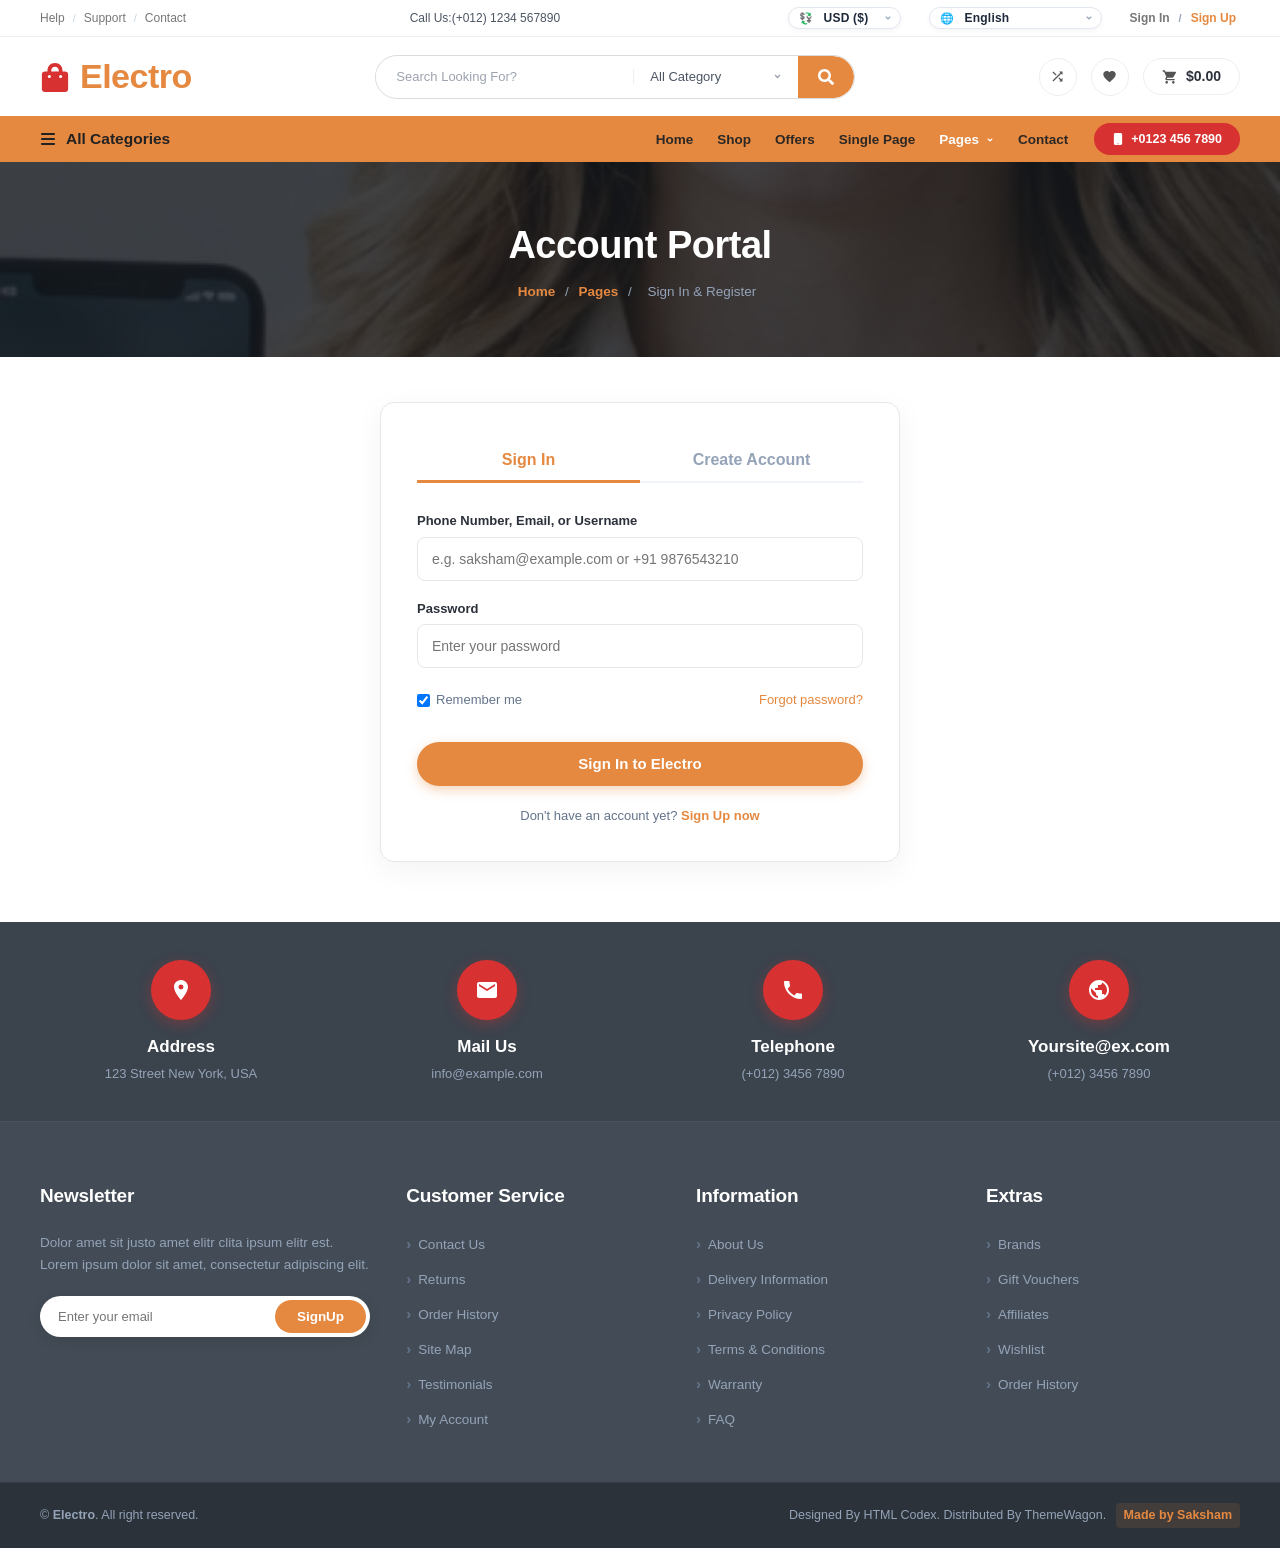
<file: profile.html>
<!DOCTYPE html>
<html lang="en">
<head>
    <meta charset="UTF-8">
    <meta name="viewport" content="width=device-width, initial-scale=1.0">
    <title>My Profile &amp; Dashboard - Electro</title>
    <!-- Core & App Stylesheets -->
    <link rel="stylesheet" href="style.css">
    <link rel="stylesheet" href="reference-offers.css">
    <link rel="stylesheet" href="app-styles.css">
    <link rel="preconnect" href="https://fonts.googleapis.com">
    <link rel="preconnect" href="https://fonts.gstatic.com" crossorigin>
    <link href="https://fonts.googleapis.com/css2?family=Montserrat:ital,wght@0,300;0,400;0,500;0,600;0,700;0,800;0,900;1,700&display=swap" rel="stylesheet">
</head>
<body>

    <!-- ========================================================= -->
    <!-- 1. HEADER (UNIVERSAL ELECTRO NAVBAR)                      -->
    <!-- ========================================================= -->
    <!-- ========================================================= -->
    <!-- 1. TOP UTILITY BAR                                        -->
    <!-- ========================================================= -->
    <div class="top-bar">
        <div class="container top-bar-container">
            <!-- Left Help/Support Links -->
            <div class="top-left">
                <a href="contact.html">Help</a>
                <span class="sep">/</span>
                <a href="contact.html">Support</a>
                <span class="sep">/</span>
                <a href="contact.html">Contact</a>
            </div>

            <!-- Center Hotline -->
            <div class="top-center">
                <span>Call Us:(+012) 1234 567890</span>
            </div>

            <!-- Right Options: Currency, Language, Dashboard -->
            <div class="top-right">
                <div class="top-item dropdown top-select-wrapper" title="Select Currency">
                    <select class="top-select-currency" id="currency-select" aria-label="Select Currency">
                        <option value="USD">USD ($)</option>
                        <option value="INR">INR (₹)</option>
                        <option value="RUB">RUB (₽)</option>
                        <option value="JPY">JPY (¥)</option>
                        <option value="EUR">EUR (€)</option>
                        <option value="GBP">GBP (£)</option>
                        <option value="AED">AED (د.إ)</option>
                    </select>
                    <svg class="icon icon-down" viewBox="0 0 320 512" width="8" height="8" fill="currentColor">
                        <path d="M143 352.3L7 216.3c-9.4-9.4-9.4-24.6 0-33.9l22.6-22.6c9.4-9.4 24.6-9.4 33.9 0l96.4 96.4 96.4-96.4c9.4-9.4 24.6-9.4 33.9 0l22.6 22.6c9.4 9.4 9.4 24.6 0 33.9l-136 136c-9.2 9.4-24.4 9.4-33.8 0z"/>
                    </svg>
                </div>
                <div class="top-item dropdown top-select-wrapper" title="Select Language">
                    <select class="top-select-language" id="language-select" aria-label="Select Language">
                        <option value="en">English</option>
                        <option value="hi">हिन्दी (Hindi)</option>
                        <option value="ru">Русский (Russian)</option>
                        <option value="ja">日本語 (Japanese)</option>
                        <option value="es">Español (Spanish)</option>
                        <option value="de">Deutsch (German)</option>
                        <option value="ar">العربية (Arabic)</option>
                    </select>
                    <svg class="icon icon-down" viewBox="0 0 320 512" width="8" height="8" fill="currentColor">
                        <path d="M143 352.3L7 216.3c-9.4-9.4-9.4-24.6 0-33.9l22.6-22.6c9.4-9.4 24.6-9.4 33.9 0l96.4 96.4 96.4-96.4c9.4-9.4 24.6-9.4 33.9 0l22.6 22.6c9.4 9.4 9.4 24.6 0 33.9l-136 136c-9.2 9.4-24.4 9.4-33.8 0z"/>
                    </svg>
                </div>
                <a href="profile.html" class="top-item dashboard-link" data-profile-link style="text-decoration:none; color:inherit; display:flex; align-items:center; gap:5px;">
                    <svg class="icon icon-home" viewBox="0 0 576 512" width="11" height="11" fill="currentColor">
                        <path d="M280.37 148.26L96 300.11V464a16 16 0 0 0 16 16l112.06-.29a16 16 0 0 0 15.92-16V368a16 16 0 0 1 16-16h64a16 16 0 0 1 16 16v95.64a16 16 0 0 0 16 16.05L464 480a16 16 0 0 0 16-16V300L295.67 148.26a12.19 12.19 0 0 0-15.3 0zM571.6 251.47L488 182.56V44.05a12 12 0 0 0-12-12h-56a12 12 0 0 0-12 12v73.61L318.47 43a48 48 0 0 0-61 0L4.34 251.47a12 12 0 0 0-1.6 16.9l25.5 31A12 12 0 0 0 45.15 301l235.22-193.74a12.19 12.19 0 0 1 15.3 0L530.9 301a12 12 0 0 0 16.9-1.6l25.5-31a12 12 0 0 0-1.7-16.93z"/>
                    </svg>
                    <span data-i18n="my_dashboard">My Dashboard</span>
                </a>
            </div>
        </div>
    </div>

    <!-- ========================================================= -->
    <!-- 2. MAIN HEADER (Logo, Search Bar, Quick Actions)          -->
    <!-- ========================================================= -->
    <header class="main-header">
        <div class="container header-container">
            <!-- Brand Logo -->
            <a href="index.html" class="brand-logo">
                <div class="logo-icon">
                    <svg class="logo-svg" viewBox="0 0 32 34" width="30" height="32">
                        <path fill="#d83131" d="M16 2 C11 2 8 5.5 8 10 L8 12 L12 12 L12 10 C12 7.8 13.8 6 16 6 C18.2 6 20 7.8 20 10 L20 12 L24 12 L24 10 C24 5.5 21 2 16 2 Z"/>
                        <rect x="2" y="11" width="28" height="22" rx="3.5" fill="#d83131"/>
                        <circle cx="10" cy="16.5" r="1.6" fill="#ffffff"/>
                        <circle cx="22" cy="16.5" r="1.6" fill="#ffffff"/>
                    </svg>
                </div>
                <span class="logo-name">Electro</span>
            </a>

            <!-- Search Area with Category Dropdown -->
            <div class="search-wrapper">
                <input type="text" class="search-input" placeholder="Search Looking For?" id="global-search-input">
                <div class="category-dropdown" style="position:relative;">
                    <select class="search-category-select" id="header-category-select" aria-label="Select Category">
                        <option value="all">All Category</option>
                        <option value="SmartPhone">Smartphones</option>
                        <option value="Electronics">Electronics</option>
                        <option value="Photography">Cameras &amp; Photo</option>
                        <option value="Audio">Audio &amp; Studio</option>
                        <option value="Accessories">Accessories</option>
                    </select>
                    <svg class="icon icon-down" viewBox="0 0 320 512" width="9" height="9" fill="currentColor">
                        <path d="M143 352.3L7 216.3c-9.4-9.4-9.4-24.6 0-33.9l22.6-22.6c9.4-9.4 24.6-9.4 33.9 0l96.4 96.4 96.4-96.4c9.4-9.4 24.6-9.4 33.9 0l22.6 22.6c9.4 9.4 9.4 24.6 0 33.9l-136 136c-9.2 9.4-24.4 9.4-33.8 0z"/>
                    </svg>
                </div>
                <button type="submit" class="search-btn" id="global-search-btn" aria-label="Search">
                    <svg class="icon icon-search" viewBox="0 0 512 512" width="16" height="16" fill="currentColor">
                        <path d="M505 442.7L405.3 343c-4.5-4.5-10.6-7-17-7H372c27.6-35.3 44-79.7 44-128C416 93.1 322.9 0 208 0S0 93.1 0 208s93.1 208 208 208c48.3 0 92.7-16.4 128-44v16.3c0 6.4 2.5 12.5 7 17l99.7 99.7c9.4 9.4 24.6 9.4 33.9 0l28.3-28.3c9.4-9.4 9.4-24.6.1-34zM208 336c-70.7 0-128-57.2-128-128 0-70.7 57.2-128 128-128 70.7 0 128 57.2 128 128 0 70.7-57.2 128-128 128z"/>
                    </svg>
                </button>
            </div>

            <!-- Action Controls: Compare, Wishlist, Cart -->
            <div class="user-actions">
                <a href="profile.html" class="action-circle" title="Compare Products">
                    <svg class="icon icon-compare" viewBox="0 0 24 24" width="15" height="15" fill="currentColor">
                        <path d="M10.59 9.17L5.41 4 4 5.41l5.17 5.17 1.42-1.41zM14.5 4l2.04 2.04L4 18.59 5.41 20 17.96 7.46 20 9.5V4h-5.5zm.33 9.42l-1.41 1.41 3.13 3.13L14.5 20H20v-5.5l-2.04 2.04-3.13-3.12z"/>
                    </svg>
                </a>
                <a href="profile.html#liked" class="action-circle" title="Wishlist">
                    <svg class="icon icon-heart" viewBox="0 0 24 24" width="15" height="15" fill="currentColor">
                        <path d="M12 21.35l-1.45-1.32C5.4 15.36 2 12.28 2 8.5 2 5.42 4.42 3 7.5 3c1.74 0 3.41.81 4.5 2.09C13.09 3.81 14.76 3 16.5 3 19.58 3 22 5.42 22 8.5c0 3.78-3.4 6.86-8.55 11.54L12 21.35z"/>
                    </svg>
                </a>
                <a href="cart.html" class="action-cart" title="Shopping Cart" style="position:relative;">
                    <svg class="icon icon-cart" viewBox="0 0 24 24" width="16" height="16" fill="currentColor">
                        <path d="M7 18c-1.1 0-1.99.9-1.99 2S5.9 22 7 22s2-.9 2-2-.9-2-2-2zM1 2v2h2l3.6 7.59-1.35 2.45c-.16.28-.25.61-.25.96 0 1.1.9 2 2 2h12v-2H7.42c-.14 0-.25-.11-.25-.25l.03-.12.9-1.63h7.45c.75 0 1.41-.41 1.75-1.03l3.58-6.49c.08-.14.12-.31.12-.48 0-.55-.45-1-1-1H5.21l-.94-2H1zm16 16c-1.1 0-1.99.9-1.99 2s.89 2 1.99 2 2-.9 2-2-.9-2-2-2z"/>
                    </svg>
                    <span class="cart-total" data-cart-total>$0.00</span>
                    <span class="header-cart-badge" data-cart-count style="display:none;">0</span>
                </a>
            </div>
        </div>
    </header>

    <!-- ========================================================= -->
    <!-- 3. NAVIGATION BAR (Ribbon Menu)                           -->
    <!-- ========================================================= -->
    <nav class="nav-ribbon">
        <div class="container nav-container">
            <div class="nav-categories" id="nav-categories-trigger">
                <svg class="icon icon-bars" viewBox="0 0 448 512" width="16" height="16" fill="currentColor">
                    <path d="M0 96C0 78.3 14.3 64 32 64H416c17.7 0 32 14.3 32 32s-14.3 32-32 32H32C14.3 128 0 113.7 0 96zM0 256c0-17.7 14.3-32 32-32H416c17.7 0 32 14.3 32 32s-14.3 32-32 32H32c-17.7 0-32-14.3-32-32zM448 416c0 17.7-14.3 32-32 32H32c-17.7 0-32-14.3-32-32s14.3-32 32-32H416c17.7 0 32 14.3 32 32z"/>
                </svg>
                <span class="categories-title" data-i18n="nav_all_categories">All Categories</span>
                <div class="nav-categories-menu" id="nav-categories-dropdown">
                    <a href="javascript:void(0)" class="nav-cat-item" data-category="all">📱 All Categories</a>
                    <a href="javascript:void(0)" class="nav-cat-item" data-category="SmartPhone">📲 Smartphones &amp; Tablets</a>
                    <a href="javascript:void(0)" class="nav-cat-item" data-category="Photography">📷 Cameras &amp; Photography</a>
                    <a href="javascript:void(0)" class="nav-cat-item" data-category="Electronics">💻 Laptops &amp; Computers</a>
                    <a href="javascript:void(0)" class="nav-cat-item" data-category="Audio">🎧 Audio &amp; Headphones</a>
                    <a href="javascript:void(0)" class="nav-cat-item" data-category="Accessories">⌚ Gadget Accessories</a>
                </div>
            </div>

            <div class="nav-right-group">
                <ul class="nav-menu">
                    <li><a href="index.html" class="nav-item">Home</a></li>
                    <li><a href="shop.html" class="nav-item">Shop</a></li>
                    <li><a href="offers.html" class="nav-item">Offers</a></li>
                    <li><a href="single-product.html" class="nav-item">Single Page</a></li>
                    <li class="has-submenu nav-item-dropdown">
                        <a href="#" class="nav-item active">
                            <span>Pages</span>
                            <svg class="icon icon-down" viewBox="0 0 320 512" width="8" height="8" fill="currentColor">
                                <path d="M143 352.3L7 216.3c-9.4-9.4-9.4-24.6 0-33.9l22.6-22.6c9.4-9.4 24.6-9.4 33.9 0l96.4 96.4 96.4-96.4c9.4-9.4 24.6-9.4 33.9 0l22.6 22.6c9.4 9.4 9.4 24.6 0 33.9l-136 136c-9.2 9.4-24.4 9.4-33.8 0z"/>
                            </svg>
                        </a>
                        <div class="nav-dropdown-menu">
                            <a href="single-product.html">Single Product</a>
                            <a href="contact.html">Contact Us</a>
                            <a href="cart.html">Cart Page</a>
                            <a href="cart.html#checkout">Checkout</a>
                            <a href="profile.html">User Profile</a>
                            <a href="auth.html">Login / Sign Up</a>
                            <a href="offers.html">Offers Page</a>
                        </div>
                    </li>
                    <li><a href="contact.html" class="nav-item">Contact</a></li>
                </ul>

                <div class="nav-hotline">
                    <a href="tel:+01234567890" class="hotline-pill">
                        <svg class="icon icon-phone" viewBox="0 0 384 512" width="12" height="12" fill="currentColor">
                            <path d="M80 0C44.7 0 16 28.7 16 64V448c0 35.3 28.7 64 64 64H304c35.3 0 64-28.7 64-64V64c0-35.3-28.7-64-64-64H80zm112 432a24 24 0 1 1 0 48 24 24 0 1 1 0-48z"/>
                        </svg>
                        <span>+0123 456 7890</span>
                    </a>
                </div>
            </div>
        </div>
    </nav>

    <!-- ========================================================= -->
    <!-- 2. DARK HERO BANNER                                       -->
    <!-- ========================================================= -->
    <section class="page-hero-banner">
        <div class="container">
            <h1 class="page-hero-title">Customer Dashboard</h1>
            <div class="page-hero-breadcrumb">
                <a href="index.html">Home</a>
                <span>/</span>
                <a href="#">Pages</a>
                <span>/</span>
                <span>User Profile &amp; Orders</span>
            </div>
        </div>
    </section>

    <!-- ========================================================= -->
    <!-- 3. DASHBOARD MAIN CONTENT                                 -->
    <!-- ========================================================= -->
    <div class="container">
        <div class="profile-dashboard-layout">
            
            <!-- 3A. Left Profile Sidebar -->
            <aside class="profile-sidebar-card">
                <div class="profile-avatar-wrapper">
                    <img src="https://images.unsplash.com/photo-1534528741775-53994a69daeb?auto=format&fit=crop&w=250&q=80" alt="User Profile" id="profile-display-avatar" class="profile-avatar-img">
                </div>
                <h3 class="profile-user-name" id="profile-display-name">Saksham Pandey</h3>
                <p class="profile-user-email" id="profile-display-email">saksham@example.com</p>
                <div style="font-size: 12.5px; color: #94a3b8; margin-bottom: 14px;">Member Since: <strong id="profile-display-date">Sep 2026</strong></div>

                <ul class="profile-nav-links">
                    <li class="profile-nav-item">
                        <a href="#overview" class="profile-nav-link is-active" data-view="overview">📊 Account Overview</a>
                    </li>
                    <li class="profile-nav-item">
                        <a href="#orders" class="profile-nav-link" data-view="orders">📦 Order List &amp; Purchases</a>
                    </li>
                    <li class="profile-nav-item">
                        <a href="#cart" class="profile-nav-link" data-view="cart">🛒 Add To Cart Status</a>
                    </li>
                    <li class="profile-nav-item">
                        <a href="#liked" class="profile-nav-link" data-view="liked">❤️ Liked Products (पसंद किए गए उत्पाद) <span class="liked-badge" id="liked-count-badge">0</span></a>
                    </li>
                    <li class="profile-nav-item">
                        <a href="#edit" class="profile-nav-link" data-view="edit">⚙️ Edit Profile &amp; Address</a>
                    </li>
                    <li class="profile-nav-item">
                        <a href="#feedback" class="profile-nav-link" data-view="feedback">⭐ Returns &amp; Feedback</a>
                    </li>
                    <li class="profile-nav-item" style="margin-top: 14px; border-top: 1px solid #f1f5f9; padding-top: 10px;">
                        <a href="#" id="btn-logout" class="profile-nav-link" style="color: #ef4444;">🚪 Sign Out</a>
                    </li>
                </ul>
            </aside>

            <!-- 3B. Right Content Area -->
            <main class="profile-content-area">

                <!-- 1. Stats Metrics Row (Total Spent, Total Orders, Items in Cart, Returns) -->
                <div class="profile-stats-grid">
                    <div class="profile-stat-box">
                        <div class="profile-stat-label">Total Purchased (कुल खरीदारी)</div>
                        <div class="profile-stat-val" id="stat-total-spent">$1,239.00</div>
                    </div>
                    <div class="profile-stat-box" style="border-left-color: #22c55e;">
                        <div class="profile-stat-label">Orders Placed</div>
                        <div class="profile-stat-val" id="stat-orders-count">2</div>
                    </div>
                    <div class="profile-stat-box" style="border-left-color: #3b82f6;">
                        <div class="profile-stat-label">Items in Cart</div>
                        <div class="profile-stat-val" id="stat-cart-count">0</div>
                    </div>
                    <div class="profile-stat-box" style="border-left-color: #f59e0b;">
                        <div class="profile-stat-label">Favorite Category</div>
                        <div class="profile-stat-val" id="stat-fav-cat" style="font-size: 16px; font-weight: 700; margin-top: 4px;">Smartphones</div>
                    </div>
                </div>

                <!-- 2. Order List Section (ऑर्डर लिस्ट) -->
                <div class="profile-card" id="section-orders">
                    <div class="profile-card-title">
                        <span>📦 Your Order History (ऑर्डर लिस्ट)</span>
                        <a href="offers.html" style="font-size: 13px; font-weight: 700; color: #e58840; text-decoration: none;">+ Browse Products</a>
                    </div>
                    <div style="overflow-x: auto;">
                        <table class="orders-table">
                            <thead>
                                <tr>
                                    <th>Order ID</th>
                                    <th>Date</th>
                                    <th>Items</th>
                                    <th>Status (खरीदा गया)</th>
                                    <th>Total Amount</th>
                                    <th>Action</th>
                                </tr>
                            </thead>
                            <tbody id="orders-table-body">
                                <!-- Populated dynamically by JS -->
                            </tbody>
                        </table>
                    </div>
                </div>

                <!-- 3. Add to Cart Items Section with Purchase Status -->
                <div class="profile-card" id="section-cart">
                    <div class="profile-card-title">
                        <span>🛒 Active Items in Cart (खरीदा गया या नहीं)</span>
                        <a href="cart.html" style="font-size: 13px; font-weight: 700; color: #e58840; text-decoration: none;">Go to Cart Page ↗</a>
                    </div>
                    <p style="font-size: 13px; color: #64748b; margin-bottom: 16px;">
                        Here you can see items added to your cart, whether they are already ordered or waiting in cart, and immediately order now.
                    </p>
                    <div style="overflow-x: auto;">
                        <table class="orders-table">
                            <thead>
                                <tr>
                                    <th>Product</th>
                                    <th>Category</th>
                                    <th>Unit Price</th>
                                    <th>Quantity</th>
                                    <th>Purchased Status</th>
                                    <th>Direct Order</th>
                                </tr>
                            </thead>
                            <tbody id="cart-status-table-body">
                                <!-- Populated dynamically by JS -->
                            </tbody>
                        </table>
                    </div>
                </div>

                <!-- 3B. Liked Products Section (पसंद किए गए उत्पाद) -->
                <div class="profile-card" id="section-liked">
                    <div class="profile-card-title">
                        <span>❤️ Your Liked Products (पसंद किए गए उत्पाद)</span>
                        <span id="liked-summary-count" style="font-size: 13px; font-weight: 700; color: #e58840;">0 Items</span>
                    </div>
                    <p style="font-size: 13.5px; color: #64748b; margin-bottom: 18px;">
                        All products you have liked or saved to your wishlist across Electro are stored here. Add them straight to your cart or order them instantly.
                    </p>
                    <div class="profile-liked-grid" id="profile-liked-grid">
                        <!-- Populated dynamically by Electro.Wishlist -->
                    </div>
                </div>

                <!-- 4. Edit Profile & Address Form -->
                <div class="profile-card" id="section-edit">
                    <div class="profile-card-title">
                        <span>⚙️ Edit Profile &amp; Shipping Details</span>
                    </div>
                    <form id="edit-profile-form">
                        <div style="display:grid; grid-template-columns:1fr 1fr; gap:16px; margin-bottom:16px;">
                            <div>
                                <label class="form-label">Full Name</label>
                                <input type="text" class="form-control" id="edit-name" required>
                            </div>
                            <div>
                                <label class="form-label">Phone Number</label>
                                <input type="tel" class="form-control" id="edit-phone" required>
                            </div>
                        </div>

                        <div style="display:grid; grid-template-columns:1fr 1fr; gap:16px; margin-bottom:16px;">
                            <div>
                                <label class="form-label">Email Address</label>
                                <input type="email" class="form-control" id="edit-email" required>
                            </div>
                            <div>
                                <label class="form-label">Favorite Category</label>
                                <select class="form-control" id="edit-fav-cat">
                                    <option value="Smartphones">Smartphones &amp; Mobiles</option>
                                    <option value="Laptops & Computers">Laptops, PCs &amp; Desktops</option>
                                    <option value="Cameras & Photography">Cameras &amp; Photography</option>
                                    <option value="Audio & Headphones">Audio &amp; Studio Headphones</option>
                                    <option value="Accessories">Gadget Accessories &amp; Watches</option>
                                </select>
                            </div>
                        </div>

                        <div style="margin-bottom:16px;">
                            <label class="form-label">Profile Photo (Avatar Image URL)</label>
                            <input type="url" class="form-control" id="edit-avatar">
                        </div>

                        <div style="margin-bottom:22px;">
                            <label class="form-label">Full Shipping Address</label>
                            <textarea rows="3" class="form-control" id="edit-address" required></textarea>
                        </div>

                        <button type="submit" class="btn-contact-submit">Save Profile Changes</button>
                    </form>
                </div>

                <!-- 5. Experience, Return Requests & Feedback -->
                <div class="profile-card" id="section-feedback">
                    <div class="profile-card-title">
                        <span>⭐ Return Requests &amp; Shopping Experience</span>
                    </div>
                    <p style="font-size: 13.5px; color: #64748b; margin-bottom: 18px;">
                        Tell us about your experience shopping on Electro or request an easy 30-day money-back return.
                    </p>
                    <form id="feedback-form">
                        <div style="margin-bottom:16px;">
                            <label class="form-label">How was your overall shopping experience?</label>
                            <select class="form-control" id="feedback-rating">
                                <option value="5">⭐⭐⭐⭐⭐ Outstanding (5 / 5)</option>
                                <option value="4">⭐⭐⭐⭐ Great (4 / 5)</option>
                                <option value="3">⭐⭐⭐ Average (3 / 5)</option>
                                <option value="2">⭐⭐ Needs Improvement (2 / 5)</option>
                            </select>
                        </div>
                        <div style="margin-bottom:16px;">
                            <label class="form-label">Feedback or Return Item Request</label>
                            <textarea rows="3" class="form-control" id="feedback-text" placeholder="Mention item returned or share what you loved about our service..."></textarea>
                        </div>
                        <button type="submit" class="btn-contact-submit">Submit Feedback</button>
                    </form>
                </div>

            </main>

        </div>
    </div>

    <!-- ========================================================= -->
    <!-- 4. UNIVERSAL MASTER FOOTER                                -->
    <!-- ========================================================= -->
    <footer class="master-footer">
        <div class="master-footer-top-strip">
            <div class="container">
                <div class="master-footer-contact-grid">
                    <div class="master-footer-contact-card">
                        <div class="master-footer-icon-circle"><svg viewBox="0 0 24 24"><path d="M12 2C8.13 2 5 5.13 5 9c0 5.25 7 13 7 13s7-7.75 7-13c0-3.87-3.13-7-7-7zm0 9.5a2.5 2.5 0 0 1 0-5 2.5 2.5 0 0 1 0 5z"/></svg></div>
                        <h4 class="master-footer-card-title">Address</h4>
                        <p class="master-footer-card-sub">123 Street New York, USA</p>
                    </div>
                    <div class="master-footer-contact-card">
                        <div class="master-footer-icon-circle"><svg viewBox="0 0 24 24"><path d="M20 4H4c-1.1 0-1.99.9-1.99 2L2 18c0 1.1.9 2 2 2h16c1.1 0 2-.9 2-2V6c0-1.1-.9-2-2-2zm0 4l-8 5-8-5V6l8 5 8-5v2z"/></svg></div>
                        <h4 class="master-footer-card-title">Mail Us</h4>
                        <p class="master-footer-card-sub">info@example.com</p>
                    </div>
                    <div class="master-footer-contact-card">
                        <div class="master-footer-icon-circle"><svg viewBox="0 0 24 24"><path d="M6.62 10.79c1.44 2.83 3.76 5.14 6.59 6.59l2.2-2.2c.27-.27.67-.36 1.02-.24 1.12.37 2.33.57 3.57.57.55 0 1 .45 1 1V20c0 .55-.45 1-1 1-9.39 0-17-7.61-17-17 0-.55.45-1 1-1h3.5c.55 0 1 .45 1 1 0 1.25.2 2.45.57 3.57.11.35.03.74-.25 1.02l-2.2 2.2z"/></svg></div>
                        <h4 class="master-footer-card-title">Telephone</h4>
                        <p class="master-footer-card-sub">(+012) 3456 7890</p>
                    </div>
                    <div class="master-footer-contact-card">
                        <div class="master-footer-icon-circle"><svg viewBox="0 0 24 24"><path d="M12 2C6.48 2 2 6.48 2 12s4.48 10 10 10 10-4.48 10-10S17.52 2 12 2zm-1 17.93c-3.95-.49-7-3.85-7-7.93 0-.62.08-1.21.21-1.79L9 15v1c0 1.1.9 2 2 2v1.93zm6.9-2.54c-.26-.81-1-1.39-1.9-1.39h-1v-3c0-.55-.45-1-1-1H8v-2h2c.55 0 1-.45 1-1V7h2c1.1 0 2-.9 2-2v-.41c2.93 1.19 5 4.06 5 7.41 0 2.08-.8 3.97-2.1 5.39z"/></svg></div>
                        <h4 class="master-footer-card-title">Yoursite@ex.com</h4>
                        <p class="master-footer-card-sub">(+012) 3456 7890</p>
                    </div>
                </div>
            </div>
        </div>

        <div class="master-footer-main">
            <div class="container">
                <div class="master-footer-columns">
                    <div>
                        <h3 class="master-footer-col-title">Newsletter</h3>
                        <p class="master-footer-col-text">Dolor amet sit justo amet elitr clita ipsum elitr est. Lorem ipsum dolor sit amet, consectetur adipiscing elit.</p>
                        <form class="master-footer-newsletter-form" onsubmit="event.preventDefault(); Electro.showToast('Thank you for subscribing!', 'success');">
                            <input type="email" placeholder="Enter your email" required class="master-footer-newsletter-input">
                            <button type="submit" class="master-footer-newsletter-btn">SignUp</button>
                        </form>
                    </div>
                    <div>
                        <h3 class="master-footer-col-title">Customer Service</h3>
                        <ul class="master-footer-link-list">
                            <li><a href="contact.html">Contact Us</a></li>
                            <li><a href="profile.html">Returns</a></li>
                            <li><a href="profile.html#orders">Order History</a></li>
                            <li><a href="offers.html">Site Map</a></li>
                            <li><a href="profile.html">Testimonials</a></li>
                            <li><a href="profile.html">My Account</a></li>
                        </ul>
                    </div>
                    <div>
                        <h3 class="master-footer-col-title">Information</h3>
                        <ul class="master-footer-link-list">
                            <li><a href="#">About Us</a></li>
                            <li><a href="#">Delivery Information</a></li>
                            <li><a href="#">Privacy Policy</a></li>
                            <li><a href="#">Terms &amp; Conditions</a></li>
                            <li><a href="#">Warranty</a></li>
                            <li><a href="#">FAQ</a></li>
                        </ul>
                    </div>
                    <div>
                        <h3 class="master-footer-col-title">Extras</h3>
                        <ul class="master-footer-link-list">
                            <li><a href="offers.html">Brands</a></li>
                            <li><a href="offers.html">Gift Vouchers</a></li>
                            <li><a href="#">Affiliates</a></li>
                            <li><a href="profile.html">Wishlist</a></li>
                            <li><a href="profile.html#orders">Order History</a></li>
                        </ul>
                    </div>
                </div>
            </div>
        </div>

        <div class="master-footer-bottom-bar">
            <div class="container master-footer-bottom-flex">
                <p>&copy; <strong>Electro</strong>. All right reserved.</p>
                <p>Designed By HTML Codex. Distributed By ThemeWagon. <span class="master-saksham-badge">Made by Saksham</span></p>
            </div>
        </div>
    </footer>

    <!-- Scripts -->
    <script src="electro-core.js"></script>
    <script>
        document.addEventListener('DOMContentLoaded', function () {
            const user = Electro.Auth.getCurrentUser();
            if (!user) {
                // If not logged in, prompt to log in and return to profile afterwards
                window.location.replace('auth.html?redirect=profile.html');
                return;
            }

            // Populate User Details
            document.getElementById('profile-display-name').textContent = user.name;
            document.getElementById('profile-display-email').textContent = user.email || user.phone;
            document.getElementById('profile-display-avatar').src = user.avatar || 'https://images.unsplash.com/photo-1534528741775-53994a69daeb?auto=format&fit=crop&w=250&q=80';
            document.getElementById('profile-display-date').textContent = user.registeredAt || '2026';

            // Stats
            const totalSpent = Electro.Orders.getTotalSpent();
            const orders = Electro.Orders.getAll();
            const cartItems = Electro.Cart.getItems();

            document.getElementById('stat-total-spent').textContent = `$${totalSpent.toLocaleString(undefined, {minimumFractionDigits: 2, maximumFractionDigits: 2})}`;
            document.getElementById('stat-orders-count').textContent = orders.length;
            document.getElementById('stat-cart-count').textContent = Electro.Cart.getCount();
            document.getElementById('stat-fav-cat').textContent = user.favoriteCategory || 'Smartphones';

            // Populate Edit Form
            document.getElementById('edit-name').value = user.name || '';
            document.getElementById('edit-phone').value = user.phone || '';
            document.getElementById('edit-email').value = user.email || '';
            document.getElementById('edit-fav-cat').value = user.favoriteCategory || 'Smartphones';
            document.getElementById('edit-avatar').value = user.avatar || '';
            document.getElementById('edit-address').value = user.address || '';

            // Render Orders Table
            const ordersTbody = document.getElementById('orders-table-body');
            if (orders.length === 0) {
                ordersTbody.innerHTML = '<tr><td colspan="6" style="text-align:center; padding:30px; color:#94a3b8;">No orders placed yet. <a href="offers.html" style="color:#e58840; font-weight:700;">Start Shopping!</a></td></tr>';
            } else {
                ordersTbody.innerHTML = orders.map(ord => {
                    const itemNames = ord.items.map(i => `${i.name} (x${i.qty})`).join(', ');
                    return `
                        <tr>
                            <td><strong>#${ord.orderId}</strong></td>
                            <td>${ord.date}</td>
                            <td style="max-width:240px; font-size:12.5px;">${itemNames}</td>
                            <td><span class="order-badge-success">${ord.status}</span></td>
                            <td><strong style="color:#e58840;" data-base-price="${ord.total}">${Electro.formatPrice(ord.total)}</strong></td>
                            <td>
                                <button type="button" onclick="alert('Order #${ord.orderId} Details:\\nShipping to: ${ord.shippingAddress}\\nPayment: ${ord.paymentMethod}\\nStatus: ${ord.status}')" style="background:#f1f5f9; border:none; padding:6px 12px; border-radius:4px; font-size:12px; font-weight:700; cursor:pointer;">View</button>
                            </td>
                        </tr>
                    `;
                }).join('');
            }

            // Render Cart Status Table (In Cart vs Purchased)
            const cartTbody = document.getElementById('cart-status-table-body');
            if (cartItems.length === 0) {
                cartTbody.innerHTML = '<tr><td colspan="6" style="text-align:center; padding:30px; color:#94a3b8;">Your cart is currently empty. <a href="offers.html" style="color:#e58840; font-weight:700;">Explore Offers</a></td></tr>';
            } else {
                cartTbody.innerHTML = cartItems.map(item => `
                    <tr>
                        <td>
                            <div style="display:flex; align-items:center; gap:10px;">
                                <img src="${item.img}" alt="${item.name}" style="width:40px; height:40px; object-fit:contain; border-radius:4px; background:#fafafa; border:1px solid #eee;">
                                <strong>${item.name}</strong>
                            </div>
                        </td>
                        <td>${item.category}</td>
                        <td data-base-price="${item.price}">${Electro.formatPrice(item.price)}</td>
                        <td>${item.qty}</td>
                        <td><span style="background:#fef3c7; color:#b45309; padding:4px 8px; border-radius:12px; font-size:11.5px; font-weight:700;">In Cart (Not Purchased)</span></td>
                        <td>
                            <button type="button" class="btn-direct-order" data-prod-id="${item.id}" style="background:#e58840; color:#fff; border:none; padding:6px 14px; border-radius:20px; font-size:12px; font-weight:700; cursor:pointer;">Order Now ⚡</button>
                        </td>
                    </tr>
                `).join('');

                // Hook Direct Order Now Buttons
                document.querySelectorAll('.btn-direct-order').forEach(btn => {
                    btn.addEventListener('click', function () {
                        const id = this.getAttribute('data-prod-id');
                        const targetItem = cartItems.find(i => i.id === id);
                        if (targetItem) {
                            const res = Electro.Orders.createOrder({
                                address: user.address,
                                name: user.name,
                                phone: user.phone
                            }, targetItem);

                            if (res.success) {
                                Electro.showToast(`🎉 Order #${res.order.orderId} Placed Successfully!`, 'success');
                                setTimeout(() => window.location.reload(), 900);
                            }
                        }
                    });
                });
            }

            // Sync Wishlist and Render Liked Products
            Electro.Wishlist.updateWishlistUI();

            // Tab Switching Handler
            function activateProfileTab(hash) {
                if (!hash) return;
                const viewKey = hash.replace('#', '');
                const targetSection = document.getElementById('section-' + viewKey) || (viewKey === 'overview' ? document.querySelector('.profile-stats-grid') : null);
                
                document.querySelectorAll('.profile-nav-link').forEach(link => {
                    if (link.getAttribute('href') === hash || link.getAttribute('data-view') === viewKey) {
                        link.classList.add('is-active');
                    } else {
                        link.classList.remove('is-active');
                    }
                });

                if (targetSection) {
                    targetSection.scrollIntoView({ behavior: 'smooth', block: 'start' });
                }
            }

            document.querySelectorAll('.profile-nav-link').forEach(link => {
                link.addEventListener('click', function (e) {
                    const href = this.getAttribute('href');
                    if (href && href.startsWith('#')) {
                        e.preventDefault();
                        activateProfileTab(href);
                    }
                });
            });

            if (window.location.hash) {
                setTimeout(() => activateProfileTab(window.location.hash), 150);
            }

            // Save Profile Form
            document.getElementById('edit-profile-form').addEventListener('submit', function (e) {
                e.preventDefault();
                const updated = {
                    name: document.getElementById('edit-name').value,
                    phone: document.getElementById('edit-phone').value,
                    email: document.getElementById('edit-email').value,
                    favoriteCategory: document.getElementById('edit-fav-cat').value,
                    avatar: document.getElementById('edit-avatar').value,
                    address: document.getElementById('edit-address').value
                };

                Electro.Auth.updateProfile(updated);
                Electro.showToast('Profile information updated successfully! ✨', 'success');
                setTimeout(() => window.location.reload(), 800);
            });

            // Feedback Form
            document.getElementById('feedback-form').addEventListener('submit', function (e) {
                e.preventDefault();
                Electro.showToast('Thank you! Your feedback & experience report have been recorded.', 'success');
                this.reset();
            });

            // Sign Out
            document.getElementById('btn-logout').addEventListener('click', function (e) {
                e.preventDefault();
                Electro.Auth.logout();
            });
        });
    </script>
</body>
</html>
</file>
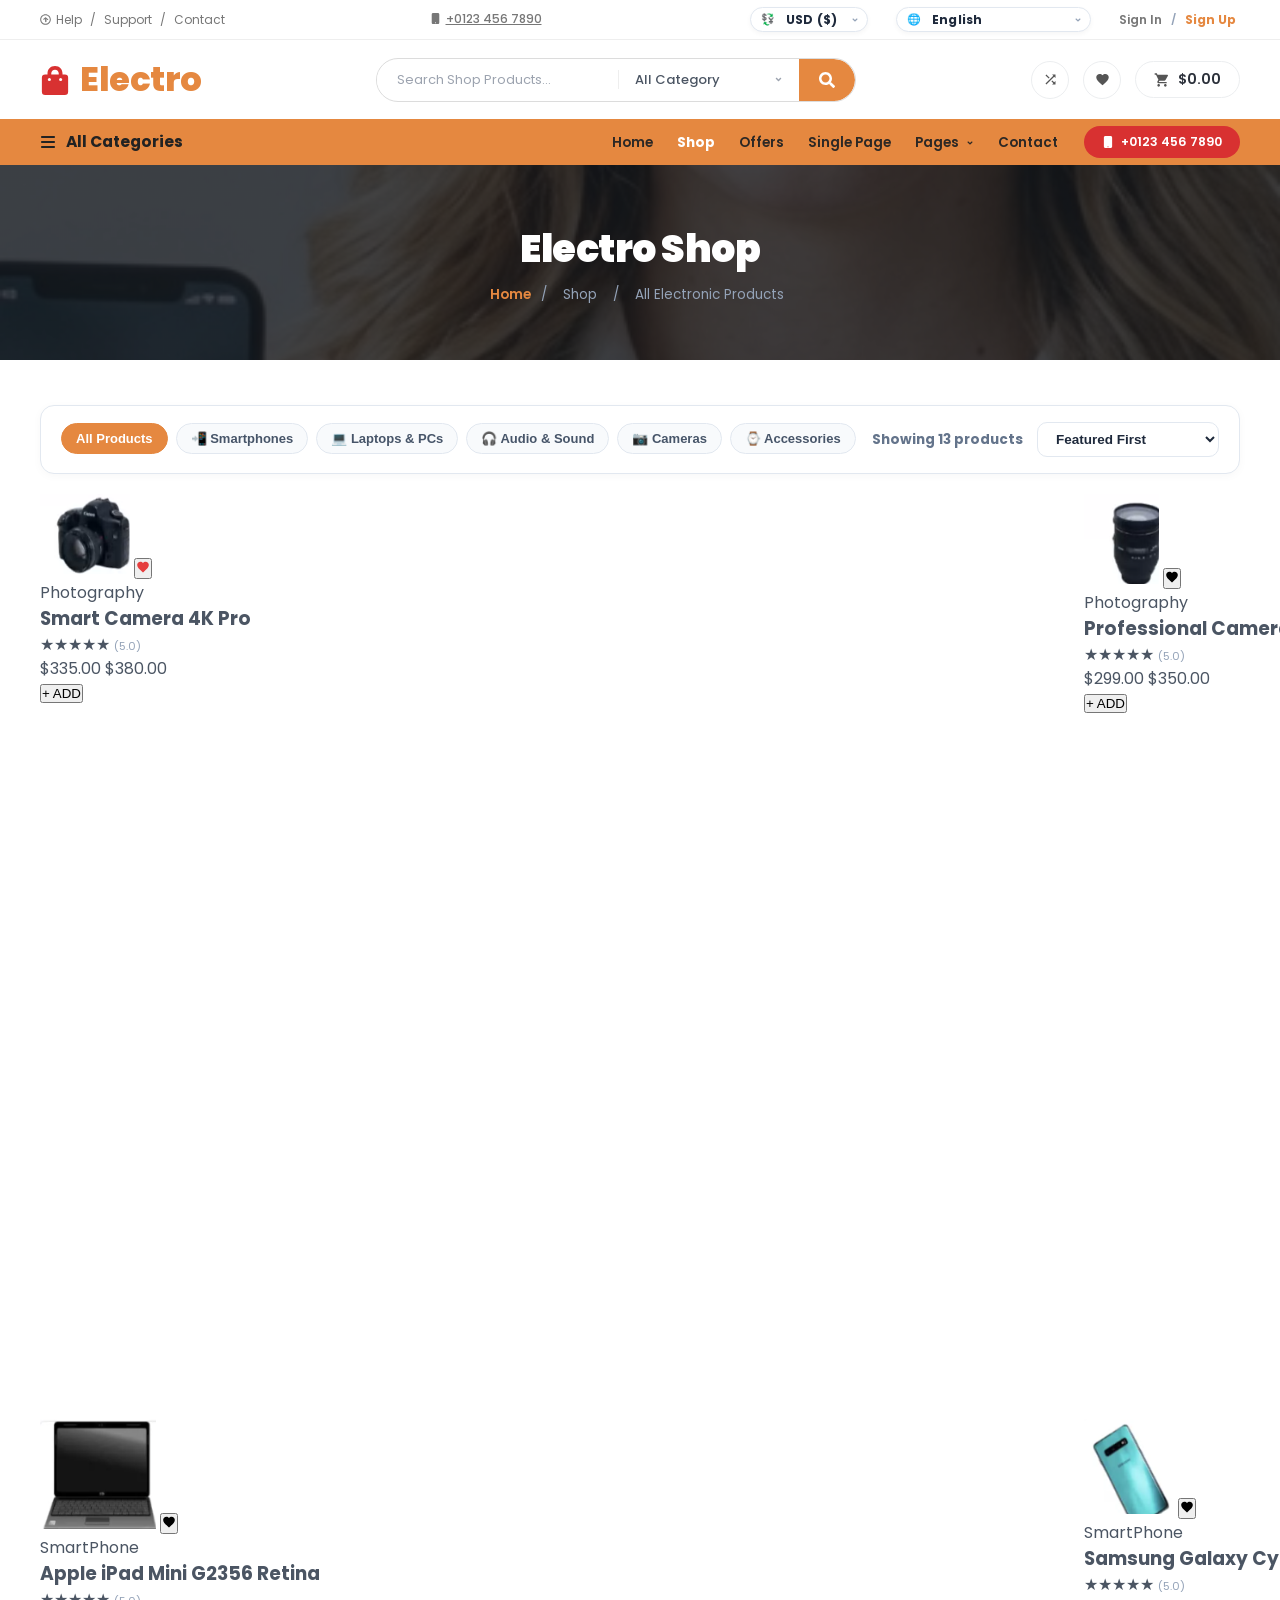
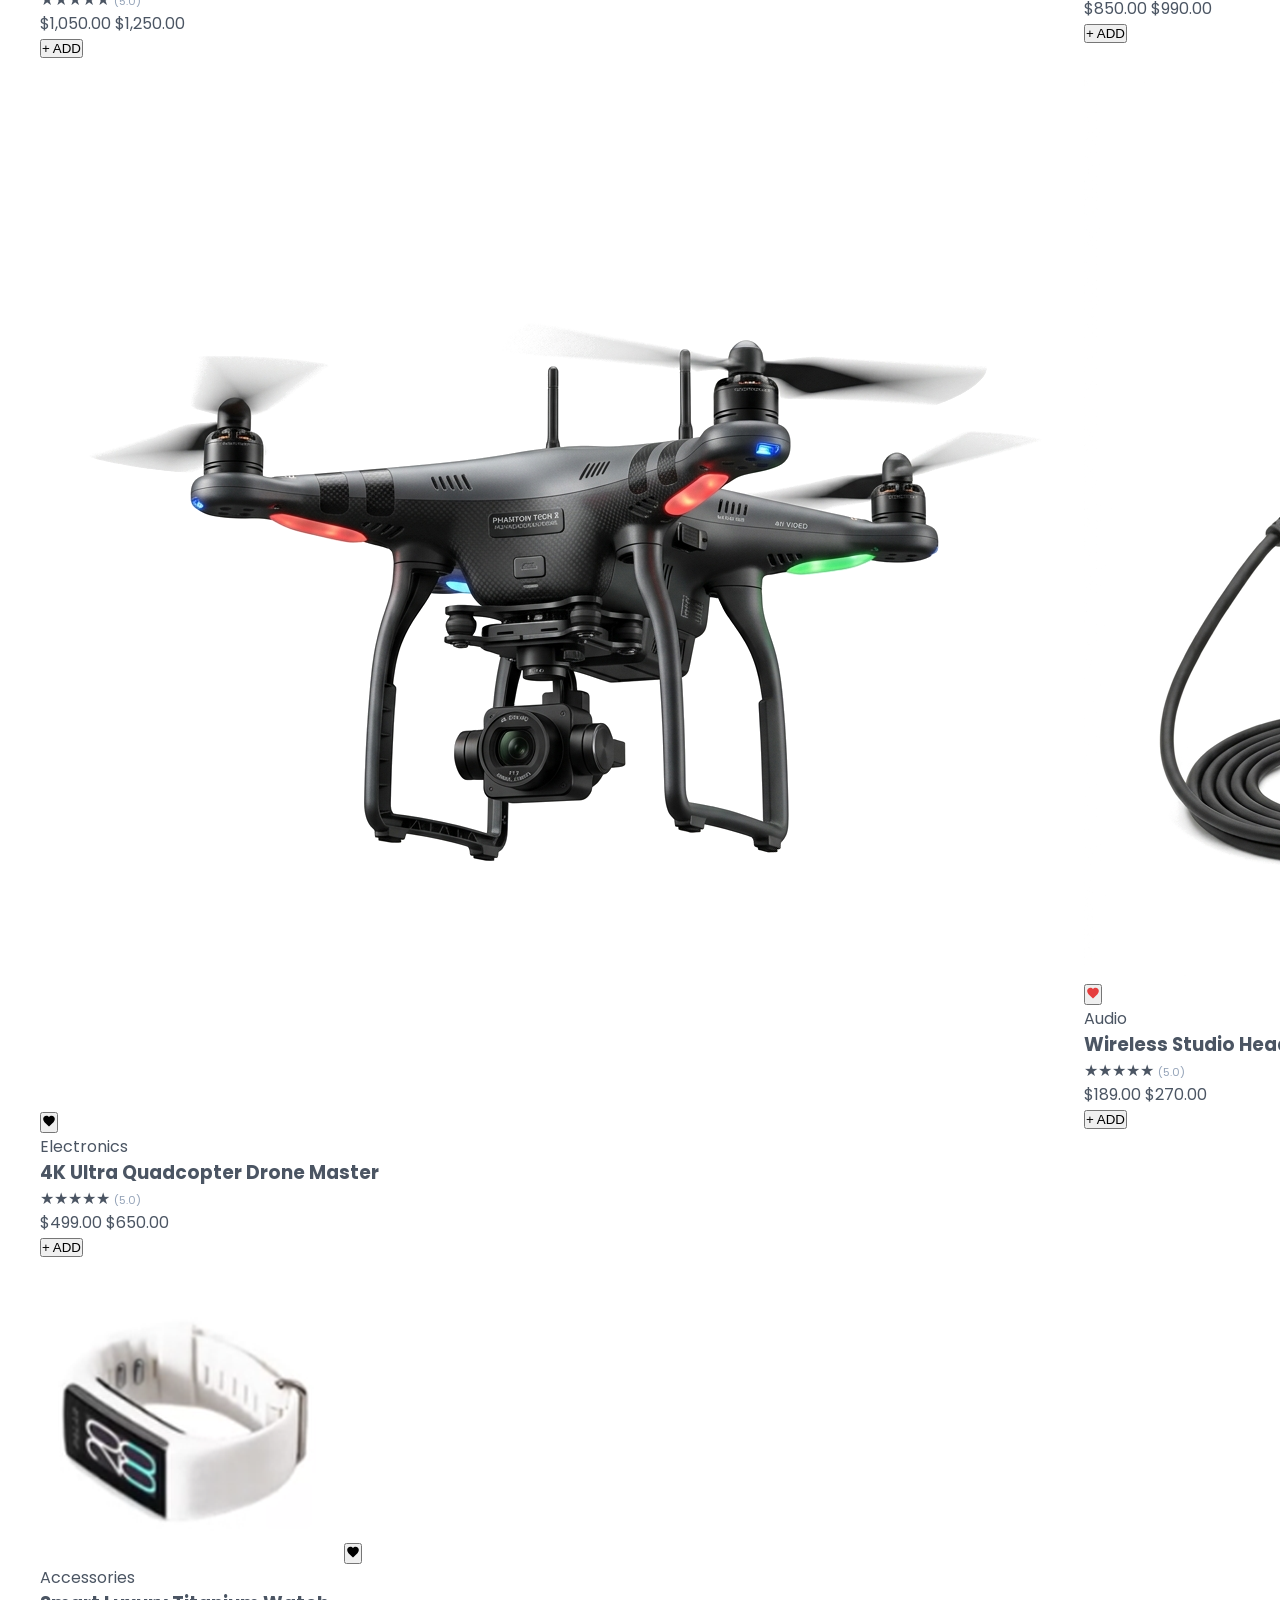
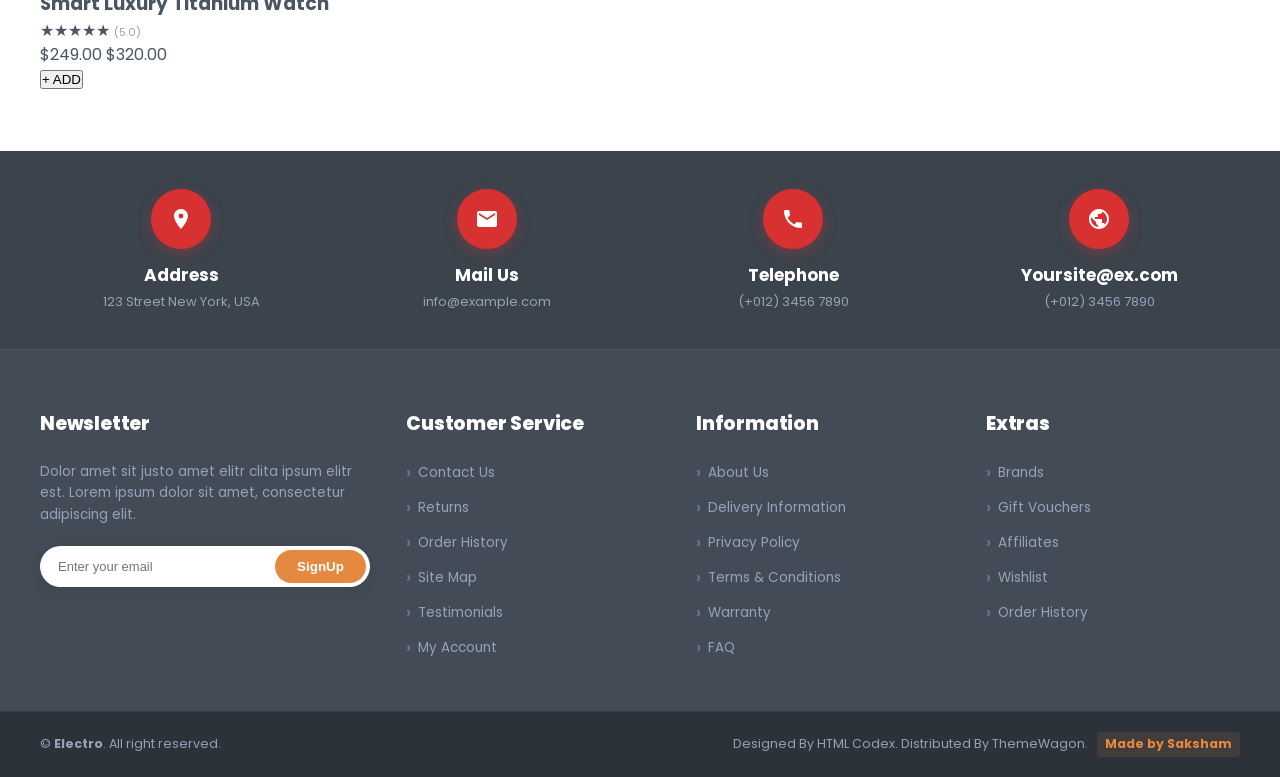
<file: shop.html>
<!DOCTYPE html>
<html lang="en">
<head>
    <meta charset="UTF-8">
    <meta name="viewport" content="width=device-width, initial-scale=1.0, maximum-scale=5.0, user-scalable=yes">
    <title>Shop All Electronics - Electro Store</title>
    <!-- Google Fonts -->
    <link rel="preconnect" href="https://fonts.googleapis.com">
    <link rel="preconnect" href="https://fonts.gstatic.com" crossorigin>
    <link href="https://fonts.googleapis.com/css2?family=Poppins:wght@300;400;500;600;700;800&family=Inter:wght@400;500;600;700;800&display=swap" rel="stylesheet">
    <link rel="stylesheet" href="style.css">
    <link rel="stylesheet" href="app-styles.css">
    <style>
        .shop-toolbar {
            background: #ffffff;
            border: 1px solid #e2e8f0;
            border-radius: 14px;
            padding: 16px 20px;
            margin: 25px 0 20px 0;
            display: flex;
            justify-content: space-between;
            align-items: center;
            flex-wrap: wrap;
            gap: 14px;
            box-shadow: 0 2px 10px rgba(0,0,0,0.03);
        }
        .shop-cat-pills {
            display: flex;
            gap: 8px;
            overflow-x: auto;
            -webkit-overflow-scrolling: touch;
            padding-bottom: 2px;
            scrollbar-width: none;
        }
        .shop-cat-pills::-webkit-scrollbar { display: none; }
        .shop-pill-btn {
            background: #f8fafc;
            border: 1px solid #e2e8f0;
            padding: 7px 14px;
            border-radius: 20px;
            font-size: 13px;
            font-weight: 600;
            color: #475569;
            cursor: pointer;
            white-space: nowrap;
            transition: all 0.2s ease;
        }
        .shop-pill-btn:hover, .shop-pill-btn.is-active {
            background: #e58840;
            border-color: #e58840;
            color: #ffffff;
        }
        .shop-filter-controls {
            display: flex;
            align-items: center;
            gap: 14px;
            flex-wrap: wrap;
        }
        .shop-sort-select {
            padding: 8px 14px;
            border: 1.5px solid #e2e8f0;
            border-radius: 10px;
            font-size: 13.5px;
            font-weight: 600;
            color: #1e293b;
            background: #ffffff;
            cursor: pointer;
            outline: none;
        }
        .shop-product-grid {
            display: grid;
            grid-template-columns: repeat(4, 1fr);
            gap: 20px;
            margin-bottom: 50px;
        }
        @media (max-width: 1024px) {
            .shop-product-grid {
                grid-template-columns: repeat(3, 1fr);
            }
        }
        @media (max-width: 768px) {
            .shop-toolbar {
                padding: 12px 14px;
                margin: 15px 0;
            }
            .shop-product-grid {
                margin-bottom: 75px !important;
            }
        }
    </style>
</head>
<body>

    <!-- ========================================================= -->
    <!-- 1. TOP UTILITY BAR                                        -->
    <!-- ========================================================= -->
    <div class="top-bar">
        <div class="container top-bar-container">
            <div class="top-left">
                <a href="contact.html" class="top-item">
                    <svg class="icon icon-help" viewBox="0 0 512 512" width="11" height="11" fill="currentColor">
                        <path d="M256 8C119.043 8 8 119.083 8 256c0 136.997 111.043 248 248 248s248-111.003 248-248C504 119.083 392.957 8 256 8zm0 448c-110.532 0-200-89.431-200-200 0-110.495 89.472-200 200-200 110.491 0 200 89.471 200 200 0 110.53-89.467 200-200 200zm107.2-220.8c-2.4-7.2-7.2-13.6-13.6-18.4l-72-54.4c-12-8.8-28.8-8.8-40.8 0l-72 54.4c-6.4 4.8-11.2 11.2-13.6 18.4-4.8 14.4 2.4 30.4 16.8 35.2 4.8 1.6 9.6 2.4 14.4 2.4 10.4 0 20-5.6 24.8-15.2l30.4-45.6V352c0 17.6 14.4 32 32 32s32-14.4 32-32V226.4l30.4 45.6c8 12 24 15.2 36 7.2 14.4-4.8 21.6-20.8 16.8-35.2z"/>
                    </svg>
                    <span data-i18n="top_help">Help</span>
                </a>
                <span class="divider">/</span>
                <a href="contact.html" class="top-item" data-i18n="top_support">Support</a>
                <span class="divider">/</span>
                <a href="contact.html" class="top-item" data-i18n="top_contact">Contact</a>
            </div>

            <div class="top-center">
                <a href="tel:+01234567890" class="top-item phone-link">
                    <svg class="icon icon-phone" viewBox="0 0 384 512" width="11" height="11" fill="currentColor">
                        <path d="M80 0C44.7 0 16 28.7 16 64V448c0 35.3 28.7 64 64 64H304c35.3 0 64-28.7 64-64V64c0-35.3-28.7-64-64-64H80zm112 432a24 24 0 1 1 0 48 24 24 0 1 1 0-48z"/>
                    </svg>
                    <span>+0123 456 7890</span>
                </a>
            </div>

            <div class="top-right">
                <div class="top-item dropdown top-select-wrapper" title="Select Currency">
                    <select class="top-select-currency" id="currency-select" aria-label="Select Currency">
                        <option value="USD">USD ($)</option>
                        <option value="INR">INR (₹)</option>
                        <option value="RUB">RUB (₽)</option>
                        <option value="JPY">JPY (¥)</option>
                        <option value="EUR">EUR (€)</option>
                        <option value="GBP">GBP (£)</option>
                        <option value="AED">AED (د.إ)</option>
                    </select>
                    <svg class="icon icon-down" viewBox="0 0 320 512" width="8" height="8" fill="currentColor">
                        <path d="M143 352.3L7 216.3c-9.4-9.4-9.4-24.6 0-33.9l22.6-22.6c9.4-9.4 24.6-9.4 33.9 0l96.4 96.4 96.4-96.4c9.4-9.4 24.6-9.4 33.9 0l22.6 22.6c9.4 9.4 9.4 24.6 0 33.9l-136 136c-9.2 9.4-24.4 9.4-33.8 0z"/>
                    </svg>
                </div>
                <div class="top-item dropdown top-select-wrapper" title="Select Language">
                    <select class="top-select-language" id="language-select" aria-label="Select Language">
                        <option value="en">English</option>
                        <option value="hi">हिन्दी (Hindi)</option>
                        <option value="ru">Русский (Russian)</option>
                        <option value="ja">日本語 (Japanese)</option>
                        <option value="es">Español (Spanish)</option>
                        <option value="de">Deutsch (German)</option>
                        <option value="ar">العربية (Arabic)</option>
                    </select>
                    <svg class="icon icon-down" viewBox="0 0 320 512" width="8" height="8" fill="currentColor">
                        <path d="M143 352.3L7 216.3c-9.4-9.4-9.4-24.6 0-33.9l22.6-22.6c9.4-9.4 24.6-9.4 33.9 0l96.4 96.4 96.4-96.4c9.4-9.4 24.6-9.4 33.9 0l22.6 22.6c9.4 9.4 9.4 24.6 0 33.9l-136 136c-9.2 9.4-24.4 9.4-33.8 0z"/>
                    </svg>
                </div>
                <a href="profile.html" class="top-item dashboard-link" style="text-decoration:none; color:inherit; display:flex; align-items:center; gap:5px;">
                    <svg class="icon icon-home" viewBox="0 0 576 512" width="11" height="11" fill="currentColor">
                        <path d="M280.37 148.26L96 300.11V464a16 16 0 0 0 16 16l112.06-.29a16 16 0 0 0 15.92-16V368a16 16 0 0 1 16-16h64a16 16 0 0 1 16 16v95.64a16 16 0 0 0 16 16.05L464 480a16 16 0 0 0 16-16V300L295.67 148.26a12.19 12.19 0 0 0-15.3 0zM571.6 251.47L488 182.56V44.05a12 12 0 0 0-12-12h-56a12 12 0 0 0-12 12v73.61L318.47 43a48 48 0 0 0-61 0L4.34 251.47a12 12 0 0 0-1.6 16.9l25.5 31A12 12 0 0 0 45.15 301l235.22-193.74a12.19 12.19 0 0 1 15.3 0L530.9 301a12 12 0 0 0 16.9-1.6l25.5-31a12 12 0 0 0-1.7-16.93z"/>
                    </svg>
                    <span data-i18n="my_dashboard">My Dashboard</span>
                </a>
            </div>
        </div>
    </div>

    <!-- ========================================================= -->
    <!-- 2. MAIN HEADER (Logo, Search Bar, Quick Actions)          -->
    <!-- ========================================================= -->
    <header class="main-header">
        <div class="container header-container">
            <!-- Brand Logo -->
            <a href="index.html" class="brand-logo">
                <div class="logo-icon">
                    <svg class="logo-svg" viewBox="0 0 32 34" width="30" height="32">
                        <path fill="#d83131" d="M16 2 C11 2 8 5.5 8 10 L8 12 L12 12 L12 10 C12 7.8 13.8 6 16 6 C18.2 6 20 7.8 20 10 L20 12 L24 12 L24 10 C24 5.5 21 2 16 2 Z"/>
                        <rect x="2" y="11" width="28" height="22" rx="3.5" fill="#d83131"/>
                        <circle cx="10" cy="16.5" r="1.6" fill="#ffffff"/>
                        <circle cx="22" cy="16.5" r="1.6" fill="#ffffff"/>
                    </svg>
                </div>
                <span class="logo-name">Electro</span>
            </a>

            <!-- Search Area with Category Dropdown -->
            <div class="search-wrapper">
                <input type="text" class="search-input" placeholder="Search Shop Products..." id="shop-search-input">
                <div class="category-dropdown" style="position:relative;">
                    <select class="search-category-select" id="header-category-select" aria-label="Select Category">
                        <option value="all">All Category</option>
                        <option value="SmartPhone">Smartphones</option>
                        <option value="Electronics">Electronics</option>
                        <option value="Photography">Cameras &amp; Photo</option>
                        <option value="Audio">Audio &amp; Studio</option>
                        <option value="Accessories">Accessories</option>
                    </select>
                    <svg class="icon icon-down" viewBox="0 0 320 512" width="9" height="9" fill="currentColor">
                        <path d="M143 352.3L7 216.3c-9.4-9.4-9.4-24.6 0-33.9l22.6-22.6c9.4-9.4 24.6-9.4 33.9 0l96.4 96.4 96.4-96.4c9.4-9.4 24.6-9.4 33.9 0l22.6 22.6c9.4 9.4 9.4 24.6 0 33.9l-136 136c-9.2 9.4-24.4 9.4-33.8 0z"/>
                    </svg>
                </div>
                <button type="button" class="search-btn" id="shop-search-btn" aria-label="Search">
                    <svg class="icon icon-search" viewBox="0 0 512 512" width="16" height="16" fill="currentColor">
                        <path d="M505 442.7L405.3 343c-4.5-4.5-10.6-7-17-7H372c27.6-35.3 44-79.7 44-128C416 93.1 322.9 0 208 0S0 93.1 0 208s93.1 208 208 208c48.3 0 92.7-16.4 128-44v16.3c0 6.4 2.5 12.5 7 17l99.7 99.7c9.4 9.4 24.6 9.4 33.9 0l28.3-28.3c9.4-9.4 9.4-24.6.1-34zM208 336c-70.7 0-128-57.2-128-128 0-70.7 57.2-128 128-128 70.7 0 128 57.2 128 128 0 70.7-57.2 128-128 128z"/>
                    </svg>
                </button>
            </div>

            <!-- Action Controls: Compare, Wishlist, Cart -->
            <div class="user-actions">
                <a href="profile.html" class="action-circle" title="Compare Products">
                    <svg class="icon icon-compare" viewBox="0 0 24 24" width="15" height="15" fill="currentColor">
                        <path d="M10.59 9.17L5.41 4 4 5.41l5.17 5.17 1.42-1.41zM14.5 4l2.04 2.04L4 18.59 5.41 20 17.96 7.46 20 9.5V4h-5.5zm.33 9.42l-1.41 1.41 3.13 3.13L14.5 20H20v-5.5l-2.04 2.04-3.13-3.12z"/>
                    </svg>
                </a>
                <a href="profile.html#liked" class="action-circle" title="Wishlist">
                    <svg class="icon icon-heart" viewBox="0 0 24 24" width="15" height="15" fill="currentColor">
                        <path d="M12 21.35l-1.45-1.32C5.4 15.36 2 12.28 2 8.5 2 5.42 4.42 3 7.5 3c1.74 0 3.41.81 4.5 2.09C13.09 3.81 14.76 3 16.5 3 19.58 3 22 5.42 22 8.5c0 3.78-3.4 6.86-8.55 11.54L12 21.35z"/>
                    </svg>
                </a>
                <a href="cart.html" class="action-cart" title="Shopping Cart" style="position:relative;">
                    <svg class="icon icon-cart" viewBox="0 0 24 24" width="16" height="16" fill="currentColor">
                        <path d="M7 18c-1.1 0-1.99.9-1.99 2S5.9 22 7 22s2-.9 2-2-.9-2-2-2zM1 2v2h2l3.6 7.59-1.35 2.45c-.16.28-.25.61-.25.96 0 1.1.9 2 2 2h12v-2H7.42c-.14 0-.25-.11-.25-.25l.03-.12.9-1.63h7.45c.75 0 1.41-.41 1.75-1.03l3.58-6.49c.08-.14.12-.31.12-.48 0-.55-.45-1-1-1H5.21l-.94-2H1zm16 16c-1.1 0-1.99.9-1.99 2s.89 2 1.99 2 2-.9 2-2-.9-2-2-2z"/>
                    </svg>
                    <span class="cart-total" data-cart-total>$0.00</span>
                    <span class="header-cart-badge" data-cart-count style="display:none;">0</span>
                </a>
            </div>
        </div>
    </header>

    <!-- ========================================================= -->
    <!-- 3. NAVIGATION BAR (Ribbon Menu)                           -->
    <!-- ========================================================= -->
    <nav class="nav-ribbon">
        <div class="container nav-container">
            <div class="nav-categories" id="nav-categories-trigger">
                <svg class="icon icon-bars" viewBox="0 0 448 512" width="16" height="16" fill="currentColor">
                    <path d="M0 96C0 78.3 14.3 64 32 64H416c17.7 0 32 14.3 32 32s-14.3 32-32 32H32C14.3 128 0 113.7 0 96zM0 256c0-17.7 14.3-32 32-32H416c17.7 0 32 14.3 32 32s-14.3 32-32 32H32c-17.7 0-32-14.3-32-32zM448 416c0 17.7-14.3 32-32 32H32c-17.7 0-32-14.3-32-32s14.3-32 32-32H416c17.7 0 32 14.3 32 32z"/>
                </svg>
                <span class="categories-title" data-i18n="nav_all_categories">All Categories</span>
                <div class="nav-categories-menu" id="nav-categories-dropdown">
                    <a href="javascript:void(0)" class="nav-cat-item" data-category="all">📱 All Categories</a>
                    <a href="javascript:void(0)" class="nav-cat-item" data-category="SmartPhone">📲 Smartphones &amp; Tablets</a>
                    <a href="javascript:void(0)" class="nav-cat-item" data-category="Photography">📷 Cameras &amp; Photography</a>
                    <a href="javascript:void(0)" class="nav-cat-item" data-category="Electronics">💻 Laptops &amp; Computers</a>
                    <a href="javascript:void(0)" class="nav-cat-item" data-category="Audio">🎧 Audio &amp; Headphones</a>
                    <a href="javascript:void(0)" class="nav-cat-item" data-category="Accessories">⌚ Gadget Accessories</a>
                </div>
            </div>

            <div class="nav-right-group">
                <ul class="nav-menu">
                    <li><a href="index.html" class="nav-item">Home</a></li>
                    <li><a href="shop.html" class="nav-item active">Shop</a></li>
                    <li><a href="offers.html" class="nav-item">Offers</a></li>
                    <li><a href="single-product.html" class="nav-item">Single Page</a></li>
                    <li class="has-submenu nav-item-dropdown">
                        <a href="#" class="nav-item">
                            <span>Pages</span>
                            <svg class="icon icon-down" viewBox="0 0 320 512" width="8" height="8" fill="currentColor">
                                <path d="M143 352.3L7 216.3c-9.4-9.4-9.4-24.6 0-33.9l22.6-22.6c9.4-9.4 24.6-9.4 33.9 0l96.4 96.4 96.4-96.4c9.4-9.4 24.6-9.4 33.9 0l22.6 22.6c9.4 9.4 9.4 24.6 0 33.9l-136 136c-9.2 9.4-24.4 9.4-33.8 0z"/>
                            </svg>
                        </a>
                        <div class="nav-dropdown-menu">
                            <a href="single-product.html">Single Product</a>
                            <a href="contact.html">Contact Us</a>
                            <a href="cart.html">Cart Page</a>
                            <a href="cart.html#checkout">Checkout</a>
                            <a href="profile.html">User Profile</a>
                            <a href="auth.html">Login / Sign Up</a>
                            <a href="offers.html">Offers Page</a>
                        </div>
                    </li>
                    <li><a href="contact.html" class="nav-item">Contact</a></li>
                </ul>

                <div class="nav-hotline">
                    <a href="tel:+01234567890" class="hotline-pill">
                        <svg class="icon icon-phone" viewBox="0 0 384 512" width="12" height="12" fill="currentColor">
                            <path d="M80 0C44.7 0 16 28.7 16 64V448c0 35.3 28.7 64 64 64H304c35.3 0 64-28.7 64-64V64c0-35.3-28.7-64-64-64H80zm112 432a24 24 0 1 1 0 48 24 24 0 1 1 0-48z"/>
                        </svg>
                        <span>+0123 456 7890</span>
                    </a>
                </div>
            </div>
        </div>
    </nav>

    <!-- ========================================================= -->
    <!-- 4. DARK HERO BANNER                                       -->
    <!-- ========================================================= -->
    <section class="page-hero-banner">
        <div class="container">
            <h1 class="page-hero-title">Electro Shop</h1>
            <div class="page-hero-breadcrumb">
                <a href="index.html">Home</a>
                <span>/</span>
                <span>Shop</span>
                <span>/</span>
                <span>All Electronic Products</span>
            </div>
        </div>
    </section>

    <!-- ========================================================= -->
    <!-- 5. SHOP CATALOG & FILTERS                                 -->
    <!-- ========================================================= -->
    <main class="container">
        
        <!-- Filter Toolbar -->
        <div class="shop-toolbar">
            <div class="shop-cat-pills" id="shop-cat-pills">
                <button class="shop-pill-btn is-active" data-cat="all">All Products</button>
                <button class="shop-pill-btn" data-cat="SmartPhone">📲 Smartphones</button>
                <button class="shop-pill-btn" data-cat="Electronics">💻 Laptops &amp; PCs</button>
                <button class="shop-pill-btn" data-cat="Audio">🎧 Audio &amp; Sound</button>
                <button class="shop-pill-btn" data-cat="Photography">📷 Cameras</button>
                <button class="shop-pill-btn" data-cat="Accessories">⌚ Accessories</button>
            </div>

            <div class="shop-filter-controls">
                <span id="shop-result-count" style="font-size: 13.5px; font-weight: 700; color: #64748b;">Showing 13 products</span>
                <select class="shop-sort-select" id="shop-sort-select">
                    <option value="featured">Featured First</option>
                    <option value="price-low">Price: Low to High</option>
                    <option value="price-high">Price: High to Low</option>
                    <option value="rating">Top Customer Rated</option>
                    <option value="name">Name (A-Z)</option>
                </select>
            </div>
        </div>

        <!-- Dynamic Product Grid (Desktop 4-Col, Mobile 2-Col Blinkit Style) -->
        <div class="shop-product-grid" id="shop-grid">
            <!-- Rendered by JavaScript -->
        </div>

    </main>

    <!-- ========================================================= -->
    <!-- 6. UNIVERSAL MASTER FOOTER                                -->
    <!-- ========================================================= -->
    <footer class="master-footer">
        <div class="master-footer-top-strip">
            <div class="container">
                <div class="master-footer-contact-grid">
                    <div class="master-footer-contact-card">
                        <div class="master-footer-icon-circle"><svg viewBox="0 0 24 24"><path d="M12 2C8.13 2 5 5.13 5 9c0 5.25 7 13 7 13s7-7.75 7-13c0-3.87-3.13-7-7-7zm0 9.5a2.5 2.5 0 0 1 0-5 2.5 2.5 0 0 1 0 5z"/></svg></div>
                        <h4 class="master-footer-card-title">Address</h4>
                        <p class="master-footer-card-sub">123 Street New York, USA</p>
                    </div>
                    <div class="master-footer-contact-card">
                        <div class="master-footer-icon-circle"><svg viewBox="0 0 24 24"><path d="M20 4H4c-1.1 0-1.99.9-1.99 2L2 18c0 1.1.9 2 2 2h16c1.1 0 2-.9 2-2V6c0-1.1-.9-2-2-2zm0 4l-8 5-8-5V6l8 5 8-5v2z"/></svg></div>
                        <h4 class="master-footer-card-title">Mail Us</h4>
                        <p class="master-footer-card-sub">info@example.com</p>
                    </div>
                    <div class="master-footer-contact-card">
                        <div class="master-footer-icon-circle"><svg viewBox="0 0 24 24"><path d="M6.62 10.79c1.44 2.83 3.76 5.14 6.59 6.59l2.2-2.2c.27-.27.67-.36 1.02-.24 1.12.37 2.33.57 3.57.57.55 0 1 .45 1 1V20c0 .55-.45 1-1 1-9.39 0-17-7.61-17-17 0-.55.45-1 1-1h3.5c.55 0 1 .45 1 1 0 1.25.2 2.45.57 3.57.11.35.03.74-.25 1.02l-2.2 2.2z"/></svg></div>
                        <h4 class="master-footer-card-title">Telephone</h4>
                        <p class="master-footer-card-sub">(+012) 3456 7890</p>
                    </div>
                    <div class="master-footer-contact-card">
                        <div class="master-footer-icon-circle"><svg viewBox="0 0 24 24"><path d="M12 2C6.48 2 2 6.48 2 12s4.48 10 10 10 10-4.48 10-10S17.52 2 12 2zm-1 17.93c-3.95-.49-7-3.85-7-7.93 0-.62.08-1.21.21-1.79L9 15v1c0 1.1.9 2 2 2v1.93zm6.9-2.54c-.26-.81-1-1.39-1.9-1.39h-1v-3c0-.55-.45-1-1-1H8v-2h2c.55 0 1-.45 1-1V7h2c1.1 0 2-.9 2-2v-.41c2.93 1.19 5 4.06 5 7.41 0 2.08-.8 3.97-2.1 5.39z"/></svg></div>
                        <h4 class="master-footer-card-title">Yoursite@ex.com</h4>
                        <p class="master-footer-card-sub">(+012) 3456 7890</p>
                    </div>
                </div>
            </div>
        </div>

        <div class="master-footer-main">
            <div class="container">
                <div class="master-footer-columns">
                    <div>
                        <h3 class="master-footer-col-title">Newsletter</h3>
                        <p class="master-footer-col-text">Dolor amet sit justo amet elitr clita ipsum elitr est. Lorem ipsum dolor sit amet, consectetur adipiscing elit.</p>
                        <form class="master-footer-newsletter-form" onsubmit="event.preventDefault(); Electro.showToast('Thank you for subscribing!', 'success');">
                            <input type="email" placeholder="Enter your email" required class="master-footer-newsletter-input">
                            <button type="submit" class="master-footer-newsletter-btn">SignUp</button>
                        </form>
                    </div>
                    <div>
                        <h3 class="master-footer-col-title">Customer Service</h3>
                        <ul class="master-footer-link-list">
                            <li><a href="contact.html">Contact Us</a></li>
                            <li><a href="profile.html">Returns</a></li>
                            <li><a href="profile.html#orders">Order History</a></li>
                            <li><a href="shop.html">Site Map</a></li>
                            <li><a href="profile.html">Testimonials</a></li>
                            <li><a href="profile.html">My Account</a></li>
                        </ul>
                    </div>
                    <div>
                        <h3 class="master-footer-col-title">Information</h3>
                        <ul class="master-footer-link-list">
                            <li><a href="#">About Us</a></li>
                            <li><a href="#">Delivery Information</a></li>
                            <li><a href="#">Privacy Policy</a></li>
                            <li><a href="#">Terms &amp; Conditions</a></li>
                            <li><a href="#">Warranty</a></li>
                            <li><a href="#">FAQ</a></li>
                        </ul>
                    </div>
                    <div>
                        <h3 class="master-footer-col-title">Extras</h3>
                        <ul class="master-footer-link-list">
                            <li><a href="shop.html">Brands</a></li>
                            <li><a href="offers.html">Gift Vouchers</a></li>
                            <li><a href="#">Affiliates</a></li>
                            <li><a href="profile.html#liked">Wishlist</a></li>
                            <li><a href="profile.html#orders">Order History</a></li>
                        </ul>
                    </div>
                </div>
            </div>
        </div>

        <div class="master-footer-bottom-bar">
            <div class="container master-footer-bottom-flex">
                <p>&copy; <strong>Electro</strong>. All right reserved.</p>
                <p>Designed By HTML Codex. Distributed By ThemeWagon. <span class="master-saksham-badge">Made by Saksham</span></p>
            </div>
        </div>
    </footer>

    <!-- Scripts -->
    <script src="electro-core.js"></script>
    <script>
        document.addEventListener('DOMContentLoaded', function () {
            const grid = document.getElementById('shop-grid');
            const pills = document.querySelectorAll('.shop-pill-btn');
            const sortSelect = document.getElementById('shop-sort-select');
            const searchInput = document.getElementById('shop-search-input');
            const searchBtn = document.getElementById('shop-search-btn');
            const resultCountEl = document.getElementById('shop-result-count');

            let currentCategory = 'all';
            let currentSearch = '';
            let currentSort = 'featured';

            // Check URL parameters for category or query
            const urlParams = new URLSearchParams(window.location.search);
            if (urlParams.has('cat')) {
                currentCategory = urlParams.get('cat');
                pills.forEach(p => {
                    if (p.getAttribute('data-cat').toLowerCase() === currentCategory.toLowerCase()) {
                        p.classList.add('is-active');
                    } else {
                        p.classList.remove('is-active');
                    }
                });
            }
            if (urlParams.has('search')) {
                currentSearch = urlParams.get('search');
                if (searchInput) searchInput.value = currentSearch;
            }

            function renderProducts() {
                let items = [...(Electro.PRODUCT_CATALOG || [])];

                // Filter by category
                if (currentCategory && currentCategory !== 'all') {
                    items = items.filter(p => p.category.toLowerCase().includes(currentCategory.toLowerCase()));
                }

                // Filter by search query
                if (currentSearch) {
                    const q = currentSearch.toLowerCase();
                    items = items.filter(p => p.name.toLowerCase().includes(q) || p.category.toLowerCase().includes(q));
                }

                // Sort items
                if (currentSort === 'price-low') {
                    items.sort((a, b) => a.price - b.price);
                } else if (currentSort === 'price-high') {
                    items.sort((a, b) => b.price - a.price);
                } else if (currentSort === 'rating') {
                    items.sort((a, b) => (b.rating || 5) - (a.rating || 5));
                } else if (currentSort === 'name') {
                    items.sort((a, b) => a.name.localeCompare(b.name));
                }

                if (resultCountEl) {
                    resultCountEl.textContent = `Showing ${items.length} products`;
                }

                if (items.length === 0) {
                    grid.innerHTML = `
                        <div style="grid-column: 1 / -1; text-align:center; padding: 60px 20px; background:#f8fafc; border-radius:12px; border:1px dashed #cbd5e1;">
                            <span style="font-size:42px; display:block; margin-bottom:10px;">🔍</span>
                            <h3 style="font-size:18px; font-weight:700; color:#1e293b; margin-bottom:6px;">No Products Found</h3>
                            <p style="font-size:14px; color:#64748b; margin-bottom:16px;">Try clearing search keywords or selecting another category.</p>
                            <button type="button" class="shop-pill-btn is-active" id="btn-reset-filters">Show All Products</button>
                        </div>
                    `;
                    const resetBtn = document.getElementById('btn-reset-filters');
                    if (resetBtn) {
                        resetBtn.addEventListener('click', () => {
                            currentCategory = 'all';
                            currentSearch = '';
                            if (searchInput) searchInput.value = '';
                            pills.forEach(p => p.classList.toggle('is-active', p.getAttribute('data-cat') === 'all'));
                            renderProducts();
                        });
                    }
                    return;
                }

                grid.innerHTML = items.map(product => {
                    const isLiked = Electro.Wishlist.isLiked(product.id);
                    const formattedPrice = Electro.Currency.formatPrice(product.price);
                    const formattedOldPrice = product.oldPrice ? Electro.Currency.formatPrice(product.oldPrice) : '';

                    return `
                        <div class="offers-page-card" data-product-id="${product.id}">
                            <div class="offers-page-img-box" style="position:relative; cursor:pointer;" onclick="window.location.href='single-product.html?id=${encodeURIComponent(product.id)}'">
                                <img src="${product.img}" alt="${product.name}" class="offers-page-img" loading="lazy">
                                <button type="button" class="offers-page-wishlist-btn ${isLiked ? 'is-liked' : ''}" data-product-id="${product.id}" title="Add to Wishlist" onclick="event.stopPropagation();">
                                    <svg viewBox="0 0 24 24" width="14" height="14" fill="currentColor">
                                        <path d="M12 21.35l-1.45-1.32C5.4 15.36 2 12.28 2 8.5 2 5.42 4.42 3 7.5 3c1.74 0 3.41.81 4.5 2.09C13.09 3.81 14.76 3 16.5 3 19.58 3 22 5.42 22 8.5c0 3.78-3.4 6.86-8.55 11.54L12 21.35z"/>
                                    </svg>
                                </button>
                            </div>
                            <div class="offers-page-card-body">
                                <span class="offers-page-category">${product.category}</span>
                                <h3 class="offers-page-product-title" onclick="window.location.href='single-product.html?id=${encodeURIComponent(product.id)}'" style="cursor:pointer;">
                                    ${product.name}
                                </h3>
                                <div class="offers-page-rating">
                                    ★★★★★ <span style="font-size:11px; color:#94a3b8;">(5.0)</span>
                                </div>
                                <div class="offers-page-prices">
                                    <span class="offers-page-current-price" data-base-price="${product.price}">${formattedPrice}</span>
                                    ${formattedOldPrice ? `<span class="offers-page-old-price" data-base-price="${product.oldPrice}">${formattedOldPrice}</span>` : ''}
                                </div>
                                <div class="offers-page-card-footer">
                                    <button type="button" class="offers-page-add-btn" data-add-to-cart data-product-id="${product.id}">
                                        <span>+ ADD</span>
                                    </button>
                                </div>
                            </div>
                        </div>
                    `;
                }).join('');

                // Hook Wishlist heart clicks
                grid.querySelectorAll('.offers-page-wishlist-btn').forEach(btn => {
                    btn.addEventListener('click', function(e) {
                        e.stopPropagation();
                        const id = this.getAttribute('data-product-id');
                        const product = Electro.PRODUCT_CATALOG.find(p => p.id === id);
                        if (product) {
                            const liked = Electro.Wishlist.toggleLike(product);
                            this.classList.toggle('is-liked', liked);
                        }
                    });
                });

                // Hook Add to Cart buttons
                grid.querySelectorAll('[data-add-to-cart]').forEach(btn => {
                    btn.addEventListener('click', function(e) {
                        e.stopPropagation();
                        const id = this.getAttribute('data-product-id');
                        const product = Electro.PRODUCT_CATALOG.find(p => p.id === id);
                        if (product) {
                            Electro.Cart.addItem(product, 1);
                        }
                    });
                });

                Electro.Currency.updateAllPrices();
            }

            // Category Pill Clicks
            pills.forEach(pill => {
                pill.addEventListener('click', function () {
                    pills.forEach(p => p.classList.remove('is-active'));
                    this.classList.add('is-active');
                    currentCategory = this.getAttribute('data-cat');
                    renderProducts();
                });
            });

            // Sorting Change
            if (sortSelect) {
                sortSelect.addEventListener('change', function () {
                    currentSort = this.value;
                    renderProducts();
                });
            }

            // Search Trigger
            if (searchInput) {
                searchInput.addEventListener('input', function () {
                    currentSearch = this.value.trim();
                    renderProducts();
                });
            }
            if (searchBtn) {
                searchBtn.addEventListener('click', function () {
                    currentSearch = (searchInput ? searchInput.value : '').trim();
                    renderProducts();
                });
            }

            // Initial render
            renderProducts();
        });
    </script>
</body>
</html>
</file>
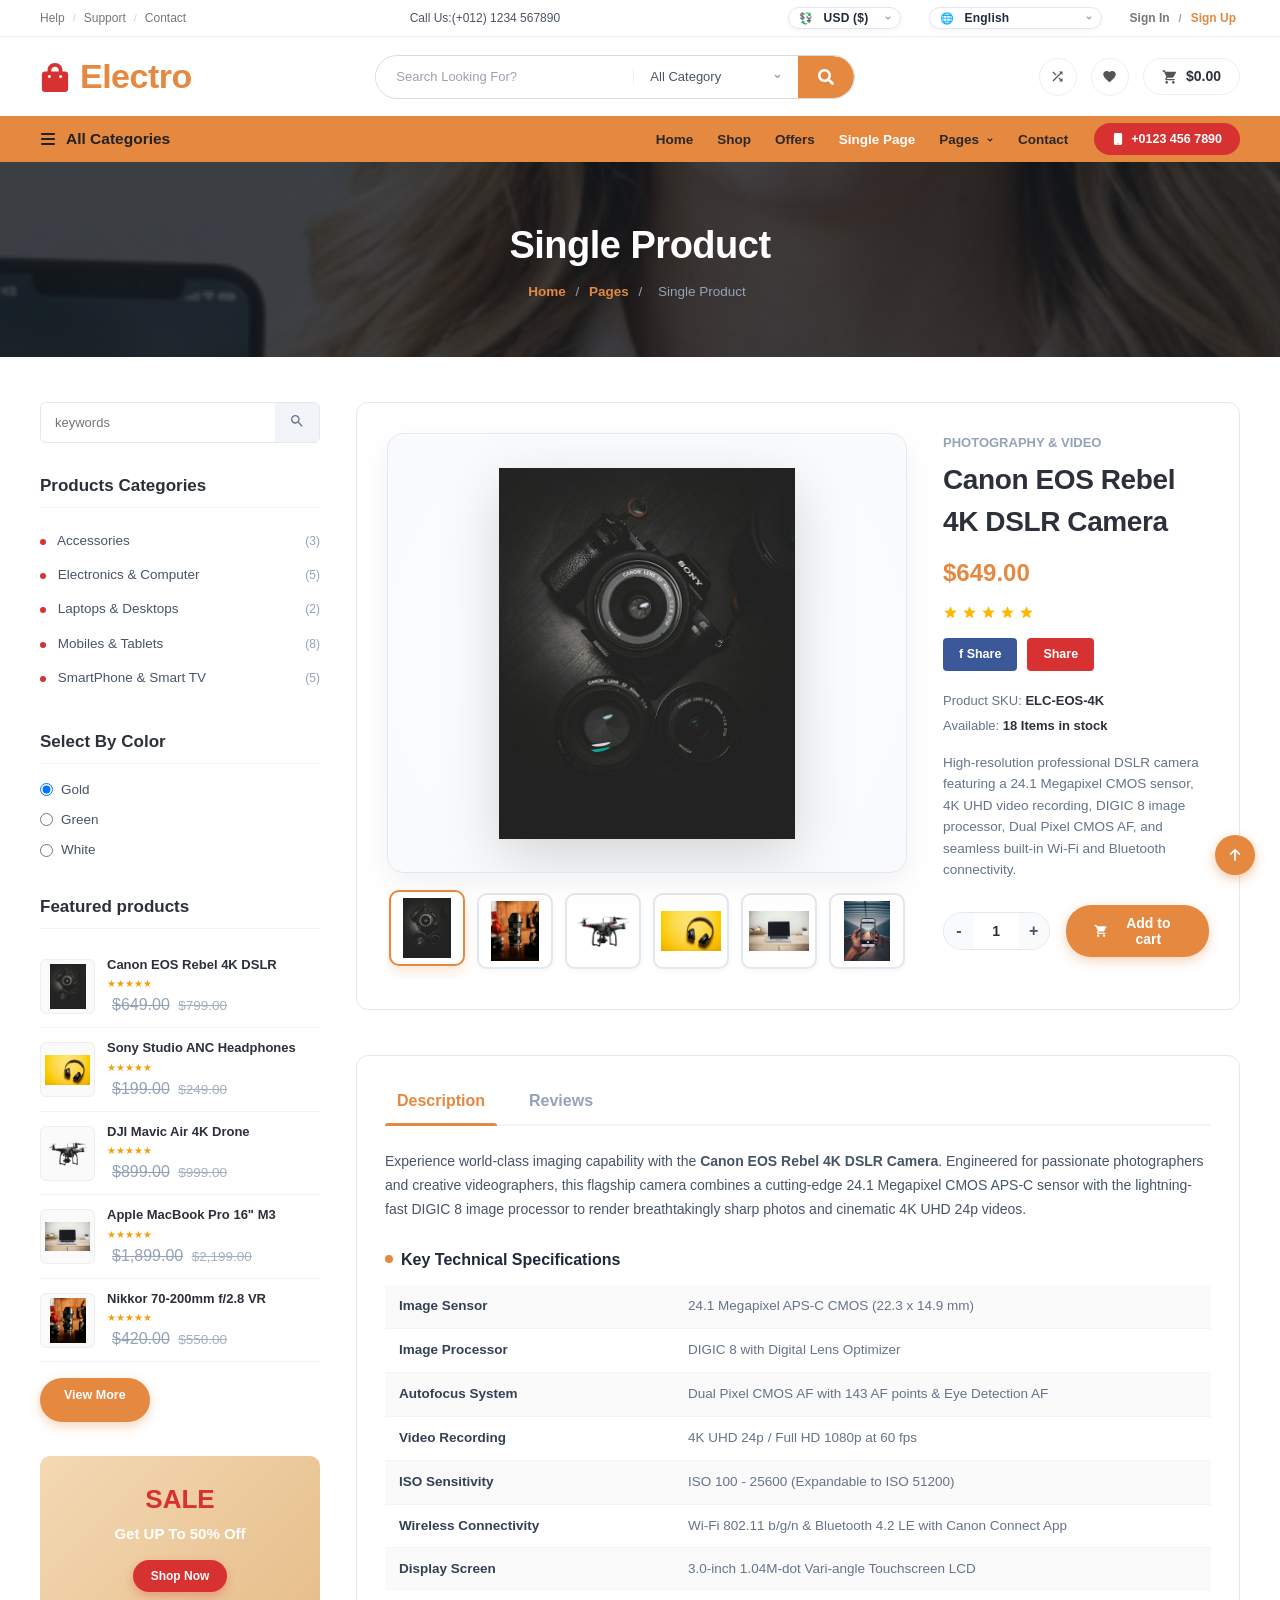
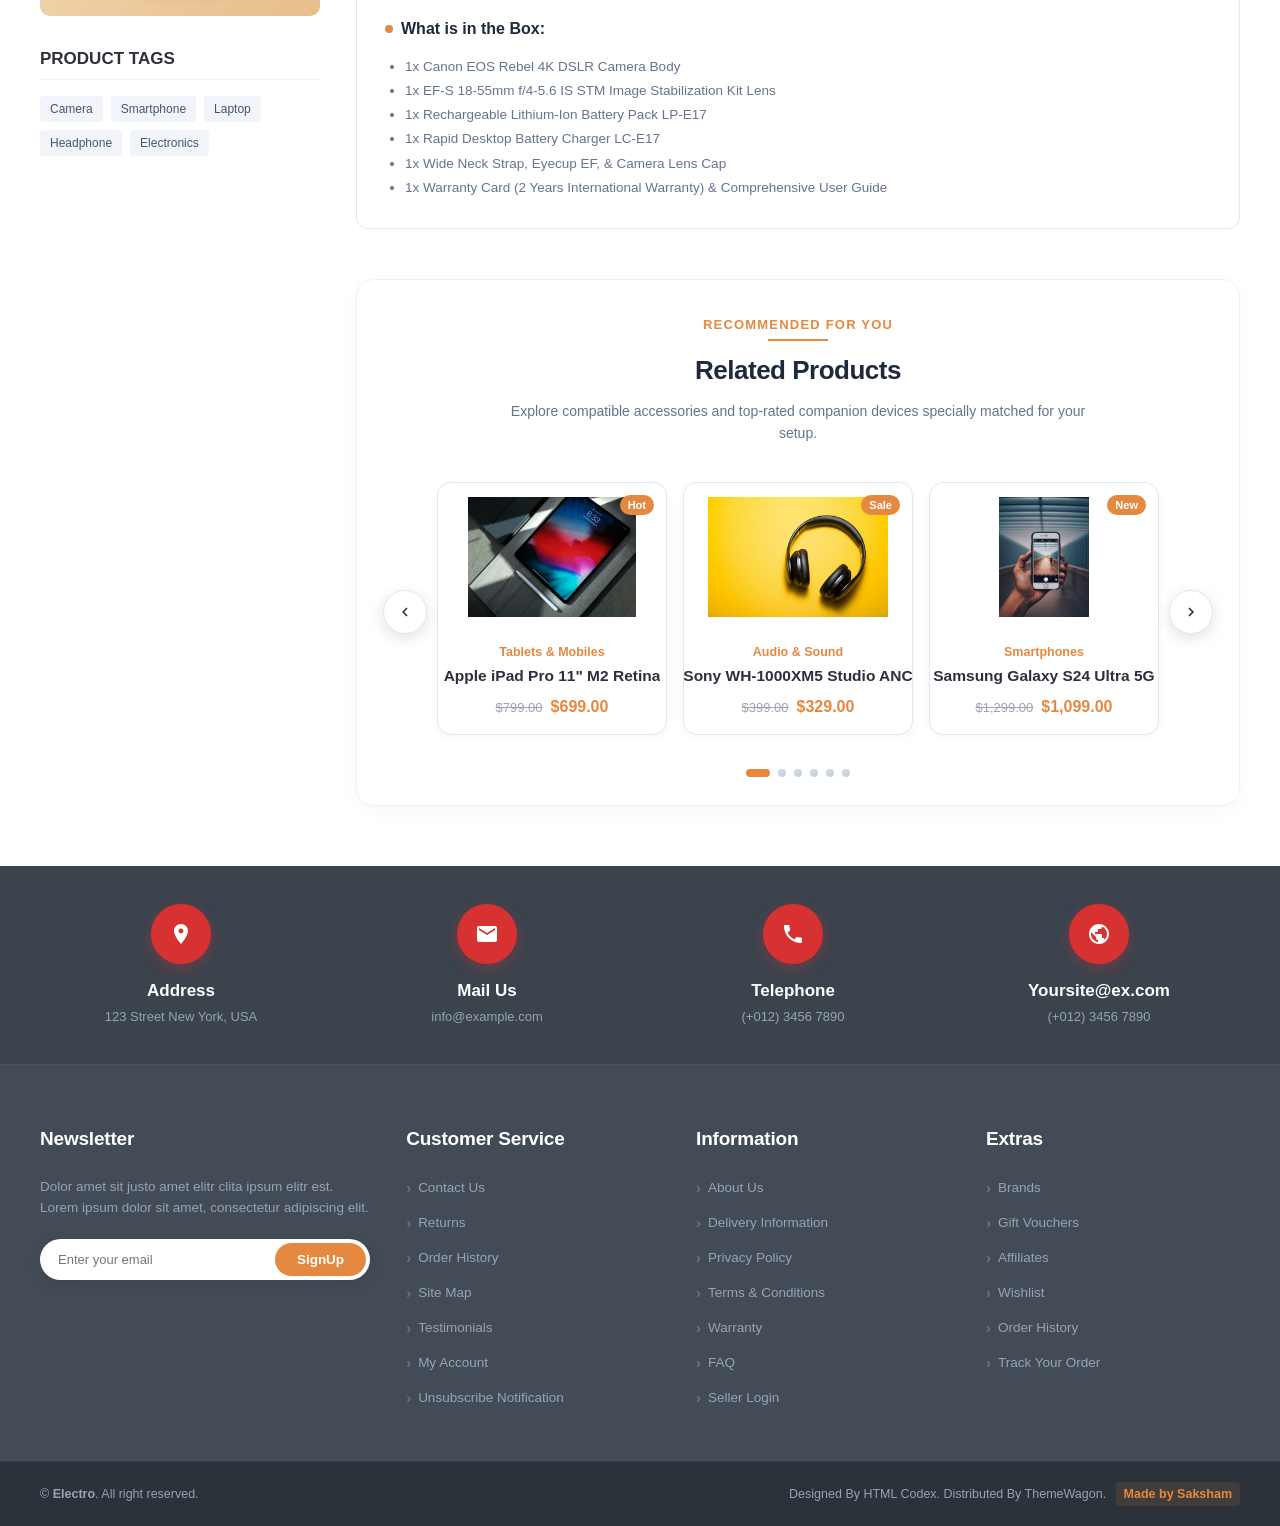
<file: single-product.html>
<!DOCTYPE html>
<html lang="en">
<head>
    <meta charset="UTF-8">
    <meta name="viewport" content="width=device-width, initial-scale=1.0">
    <title>Single Product - Electro Electronics</title>
    <!-- Core & App Stylesheets -->
    <link rel="stylesheet" href="style.css">
    <link rel="stylesheet" href="reference-offers.css">
    <link rel="stylesheet" href="app-styles.css">
    <link rel="preconnect" href="https://fonts.googleapis.com">
    <link rel="preconnect" href="https://fonts.gstatic.com" crossorigin>
    <link href="https://fonts.googleapis.com/css2?family=Montserrat:ital,wght@0,300;0,400;0,500;0,600;0,700;0,800;0,900;1,700&display=swap" rel="stylesheet">
</head>
<body>

    <!-- ========================================================= -->
    <!-- 1. HEADER (UNIVERSAL ELECTRO NAVBAR)                      -->
    <!-- ========================================================= -->
    <!-- ========================================================= -->
    <!-- 1. TOP UTILITY BAR                                        -->
    <!-- ========================================================= -->
    <div class="top-bar">
        <div class="container top-bar-container">
            <!-- Left Help/Support Links -->
            <div class="top-left">
                <a href="contact.html">Help</a>
                <span class="sep">/</span>
                <a href="contact.html">Support</a>
                <span class="sep">/</span>
                <a href="contact.html">Contact</a>
            </div>

            <!-- Center Hotline -->
            <div class="top-center">
                <span>Call Us:(+012) 1234 567890</span>
            </div>

            <!-- Right Options: Currency, Language, Dashboard -->
            <div class="top-right">
                <div class="top-item dropdown top-select-wrapper" title="Select Currency">
                    <select class="top-select-currency" id="currency-select" aria-label="Select Currency">
                        <option value="USD">USD ($)</option>
                        <option value="INR">INR (₹)</option>
                        <option value="RUB">RUB (₽)</option>
                        <option value="JPY">JPY (¥)</option>
                        <option value="EUR">EUR (€)</option>
                        <option value="GBP">GBP (£)</option>
                        <option value="AED">AED (د.إ)</option>
                    </select>
                    <svg class="icon icon-down" viewBox="0 0 320 512" width="8" height="8" fill="currentColor">
                        <path d="M143 352.3L7 216.3c-9.4-9.4-9.4-24.6 0-33.9l22.6-22.6c9.4-9.4 24.6-9.4 33.9 0l96.4 96.4 96.4-96.4c9.4-9.4 24.6-9.4 33.9 0l22.6 22.6c9.4 9.4 9.4 24.6 0 33.9l-136 136c-9.2 9.4-24.4 9.4-33.8 0z"/>
                    </svg>
                </div>
                <div class="top-item dropdown top-select-wrapper" title="Select Language">
                    <select class="top-select-language" id="language-select" aria-label="Select Language">
                        <option value="en">English</option>
                        <option value="hi">हिन्दी (Hindi)</option>
                        <option value="ru">Русский (Russian)</option>
                        <option value="ja">日本語 (Japanese)</option>
                        <option value="es">Español (Spanish)</option>
                        <option value="de">Deutsch (German)</option>
                        <option value="ar">العربية (Arabic)</option>
                    </select>
                    <svg class="icon icon-down" viewBox="0 0 320 512" width="8" height="8" fill="currentColor">
                        <path d="M143 352.3L7 216.3c-9.4-9.4-9.4-24.6 0-33.9l22.6-22.6c9.4-9.4 24.6-9.4 33.9 0l96.4 96.4 96.4-96.4c9.4-9.4 24.6-9.4 33.9 0l22.6 22.6c9.4 9.4 9.4 24.6 0 33.9l-136 136c-9.2 9.4-24.4 9.4-33.8 0z"/>
                    </svg>
                </div>
                <a href="profile.html" class="top-item dashboard-link" data-profile-link style="text-decoration:none; color:inherit; display:flex; align-items:center; gap:5px;">
                    <svg class="icon icon-home" viewBox="0 0 576 512" width="11" height="11" fill="currentColor">
                        <path d="M280.37 148.26L96 300.11V464a16 16 0 0 0 16 16l112.06-.29a16 16 0 0 0 15.92-16V368a16 16 0 0 1 16-16h64a16 16 0 0 1 16 16v95.64a16 16 0 0 0 16 16.05L464 480a16 16 0 0 0 16-16V300L295.67 148.26a12.19 12.19 0 0 0-15.3 0zM571.6 251.47L488 182.56V44.05a12 12 0 0 0-12-12h-56a12 12 0 0 0-12 12v73.61L318.47 43a48 48 0 0 0-61 0L4.34 251.47a12 12 0 0 0-1.6 16.9l25.5 31A12 12 0 0 0 45.15 301l235.22-193.74a12.19 12.19 0 0 1 15.3 0L530.9 301a12 12 0 0 0 16.9-1.6l25.5-31a12 12 0 0 0-1.7-16.93z"/>
                    </svg>
                    <span data-i18n="my_dashboard">My Dashboard</span>
                </a>
            </div>
        </div>
    </div>

    <!-- ========================================================= -->
    <!-- 2. MAIN HEADER (Logo, Search Bar, Quick Actions)          -->
    <!-- ========================================================= -->
    <header class="main-header">
        <div class="container header-container">
            <!-- Brand Logo -->
            <a href="index.html" class="brand-logo">
                <div class="logo-icon">
                    <svg class="logo-svg" viewBox="0 0 32 34" width="30" height="32">
                        <path fill="#d83131" d="M16 2 C11 2 8 5.5 8 10 L8 12 L12 12 L12 10 C12 7.8 13.8 6 16 6 C18.2 6 20 7.8 20 10 L20 12 L24 12 L24 10 C24 5.5 21 2 16 2 Z"/>
                        <rect x="2" y="11" width="28" height="22" rx="3.5" fill="#d83131"/>
                        <circle cx="10" cy="16.5" r="1.6" fill="#ffffff"/>
                        <circle cx="22" cy="16.5" r="1.6" fill="#ffffff"/>
                    </svg>
                </div>
                <span class="logo-name">Electro</span>
            </a>

            <!-- Search Area with Category Dropdown -->
            <div class="search-wrapper">
                <input type="text" class="search-input" placeholder="Search Looking For?" id="global-search-input">
                <div class="category-dropdown" style="position:relative;">
                    <select class="search-category-select" id="header-category-select" aria-label="Select Category">
                        <option value="all">All Category</option>
                        <option value="SmartPhone">Smartphones</option>
                        <option value="Electronics">Electronics</option>
                        <option value="Photography">Cameras &amp; Photo</option>
                        <option value="Audio">Audio &amp; Studio</option>
                        <option value="Accessories">Accessories</option>
                    </select>
                    <svg class="icon icon-down" viewBox="0 0 320 512" width="9" height="9" fill="currentColor">
                        <path d="M143 352.3L7 216.3c-9.4-9.4-9.4-24.6 0-33.9l22.6-22.6c9.4-9.4 24.6-9.4 33.9 0l96.4 96.4 96.4-96.4c9.4-9.4 24.6-9.4 33.9 0l22.6 22.6c9.4 9.4 9.4 24.6 0 33.9l-136 136c-9.2 9.4-24.4 9.4-33.8 0z"/>
                    </svg>
                </div>
                <button type="submit" class="search-btn" id="global-search-btn" aria-label="Search">
                    <svg class="icon icon-search" viewBox="0 0 512 512" width="16" height="16" fill="currentColor">
                        <path d="M505 442.7L405.3 343c-4.5-4.5-10.6-7-17-7H372c27.6-35.3 44-79.7 44-128C416 93.1 322.9 0 208 0S0 93.1 0 208s93.1 208 208 208c48.3 0 92.7-16.4 128-44v16.3c0 6.4 2.5 12.5 7 17l99.7 99.7c9.4 9.4 24.6 9.4 33.9 0l28.3-28.3c9.4-9.4 9.4-24.6.1-34zM208 336c-70.7 0-128-57.2-128-128 0-70.7 57.2-128 128-128 70.7 0 128 57.2 128 128 0 70.7-57.2 128-128 128z"/>
                    </svg>
                </button>
            </div>

            <!-- Action Controls: Compare, Wishlist, Cart -->
            <div class="user-actions">
                <a href="profile.html" class="action-circle" title="Compare Products">
                    <svg class="icon icon-compare" viewBox="0 0 24 24" width="15" height="15" fill="currentColor">
                        <path d="M10.59 9.17L5.41 4 4 5.41l5.17 5.17 1.42-1.41zM14.5 4l2.04 2.04L4 18.59 5.41 20 17.96 7.46 20 9.5V4h-5.5zm.33 9.42l-1.41 1.41 3.13 3.13L14.5 20H20v-5.5l-2.04 2.04-3.13-3.12z"/>
                    </svg>
                </a>
                <a href="profile.html#liked" class="action-circle" title="Wishlist">
                    <svg class="icon icon-heart" viewBox="0 0 24 24" width="15" height="15" fill="currentColor">
                        <path d="M12 21.35l-1.45-1.32C5.4 15.36 2 12.28 2 8.5 2 5.42 4.42 3 7.5 3c1.74 0 3.41.81 4.5 2.09C13.09 3.81 14.76 3 16.5 3 19.58 3 22 5.42 22 8.5c0 3.78-3.4 6.86-8.55 11.54L12 21.35z"/>
                    </svg>
                </a>
                <a href="cart.html" class="action-cart" title="Shopping Cart" style="position:relative;">
                    <svg class="icon icon-cart" viewBox="0 0 24 24" width="16" height="16" fill="currentColor">
                        <path d="M7 18c-1.1 0-1.99.9-1.99 2S5.9 22 7 22s2-.9 2-2-.9-2-2-2zM1 2v2h2l3.6 7.59-1.35 2.45c-.16.28-.25.61-.25.96 0 1.1.9 2 2 2h12v-2H7.42c-.14 0-.25-.11-.25-.25l.03-.12.9-1.63h7.45c.75 0 1.41-.41 1.75-1.03l3.58-6.49c.08-.14.12-.31.12-.48 0-.55-.45-1-1-1H5.21l-.94-2H1zm16 16c-1.1 0-1.99.9-1.99 2s.89 2 1.99 2 2-.9 2-2-.9-2-2-2z"/>
                    </svg>
                    <span class="cart-total" data-cart-total>$0.00</span>
                    <span class="header-cart-badge" data-cart-count style="display:none;">0</span>
                </a>
            </div>
        </div>
    </header>

    <!-- ========================================================= -->
    <!-- 3. NAVIGATION BAR (Ribbon Menu)                           -->
    <!-- ========================================================= -->
    <nav class="nav-ribbon">
        <div class="container nav-container">
            <div class="nav-categories" id="nav-categories-trigger">
                <svg class="icon icon-bars" viewBox="0 0 448 512" width="16" height="16" fill="currentColor">
                    <path d="M0 96C0 78.3 14.3 64 32 64H416c17.7 0 32 14.3 32 32s-14.3 32-32 32H32C14.3 128 0 113.7 0 96zM0 256c0-17.7 14.3-32 32-32H416c17.7 0 32 14.3 32 32s-14.3 32-32 32H32c-17.7 0-32-14.3-32-32zM448 416c0 17.7-14.3 32-32 32H32c-17.7 0-32-14.3-32-32s14.3-32 32-32H416c17.7 0 32 14.3 32 32z"/>
                </svg>
                <span class="categories-title" data-i18n="nav_all_categories">All Categories</span>
                <div class="nav-categories-menu" id="nav-categories-dropdown">
                    <a href="javascript:void(0)" class="nav-cat-item" data-category="all">📱 All Categories</a>
                    <a href="javascript:void(0)" class="nav-cat-item" data-category="SmartPhone">📲 Smartphones &amp; Tablets</a>
                    <a href="javascript:void(0)" class="nav-cat-item" data-category="Photography">📷 Cameras &amp; Photography</a>
                    <a href="javascript:void(0)" class="nav-cat-item" data-category="Electronics">💻 Laptops &amp; Computers</a>
                    <a href="javascript:void(0)" class="nav-cat-item" data-category="Audio">🎧 Audio &amp; Headphones</a>
                    <a href="javascript:void(0)" class="nav-cat-item" data-category="Accessories">⌚ Gadget Accessories</a>
                </div>
            </div>

            <div class="nav-right-group">
                <ul class="nav-menu">
                    <li><a href="index.html" class="nav-item">Home</a></li>
                    <li><a href="shop.html" class="nav-item">Shop</a></li>
                    <li><a href="offers.html" class="nav-item">Offers</a></li>
                    <li><a href="single-product.html" class="nav-item active">Single Page</a></li>
                    <li class="has-submenu nav-item-dropdown">
                        <a href="#" class="nav-item">
                            <span>Pages</span>
                            <svg class="icon icon-down" viewBox="0 0 320 512" width="8" height="8" fill="currentColor">
                                <path d="M143 352.3L7 216.3c-9.4-9.4-9.4-24.6 0-33.9l22.6-22.6c9.4-9.4 24.6-9.4 33.9 0l96.4 96.4 96.4-96.4c9.4-9.4 24.6-9.4 33.9 0l22.6 22.6c9.4 9.4 9.4 24.6 0 33.9l-136 136c-9.2 9.4-24.4 9.4-33.8 0z"/>
                            </svg>
                        </a>
                        <div class="nav-dropdown-menu">
                            <a href="single-product.html">Single Product</a>
                            <a href="contact.html">Contact Us</a>
                            <a href="cart.html">Cart Page</a>
                            <a href="cart.html#checkout">Checkout</a>
                            <a href="profile.html">User Profile</a>
                            <a href="auth.html">Login / Sign Up</a>
                            <a href="offers.html">Offers Page</a>
                        </div>
                    </li>
                    <li><a href="contact.html" class="nav-item">Contact</a></li>
                </ul>

                <div class="nav-hotline">
                    <a href="tel:+01234567890" class="hotline-pill">
                        <svg class="icon icon-phone" viewBox="0 0 384 512" width="12" height="12" fill="currentColor">
                            <path d="M80 0C44.7 0 16 28.7 16 64V448c0 35.3 28.7 64 64 64H304c35.3 0 64-28.7 64-64V64c0-35.3-28.7-64-64-64H80zm112 432a24 24 0 1 1 0 48 24 24 0 1 1 0-48z"/>
                        </svg>
                        <span>+0123 456 7890</span>
                    </a>
                </div>
            </div>
        </div>
    </nav>

    <!-- ========================================================= -->
    <!-- 2. DARK HERO BANNER (MATCHING PDF PAGE 1)                -->
    <!-- ========================================================= -->
    <section class="page-hero-banner">
        <div class="container">
            <h1 class="page-hero-title">Single Product</h1>
            <div class="page-hero-breadcrumb">
                <a href="index.html">Home</a>
                <span>/</span>
                <a href="#">Pages</a>
                <span>/</span>
                <span>Single Product</span>
            </div>
        </div>
    </section>

    <!-- ========================================================= -->
    <!-- 3. MAIN SINGLE PRODUCT CONTENT AREA                       -->
    <!-- ========================================================= -->
    <div class="container">
        <div class="single-product-layout">

            <!-- ===================================================== -->
            <!-- 3A. LEFT SIDEBAR (MATCHING PDF PAGES 1, 2, 3, 10, 11)  -->
            <!-- ===================================================== -->
            <aside class="single-product-sidebar">
                <!-- Search Box -->
                <div class="sidebar-search-box">
                    <input type="text" placeholder="keywords" class="sidebar-search-input">
                    <button type="button" class="sidebar-search-btn" aria-label="Search">
                        <svg viewBox="0 0 24 24" width="16" height="16" fill="currentColor">
                            <path d="M15.5 14h-.79l-.28-.27A6.471 6.471 0 0 0 16 9.5 6.5 6.5 0 1 0 9.5 16c1.61 0 3.09-.59 4.23-1.57l.27.28v.79l5 4.99L20.49 19l-4.99-5zm-6 0C7.01 14 5 11.99 5 9.5S7.01 5 9.5 5 14 7.01 14 9.5 11.99 14 9.5 14z"/>
                        </svg>
                    </button>
                </div>

                <!-- Products Categories -->
                <div class="sidebar-block">
                    <h3 class="sidebar-heading">Products Categories</h3>
                    <ul class="sidebar-cat-list">
                        <li class="sidebar-cat-item">
                            <span><span class="sidebar-cat-bullet"></span> Accessories</span>
                            <span class="sidebar-cat-count">(3)</span>
                        </li>
                        <li class="sidebar-cat-item">
                            <span><span class="sidebar-cat-bullet"></span> Electronics &amp; Computer</span>
                            <span class="sidebar-cat-count">(5)</span>
                        </li>
                        <li class="sidebar-cat-item">
                            <span><span class="sidebar-cat-bullet"></span> Laptops &amp; Desktops</span>
                            <span class="sidebar-cat-count">(2)</span>
                        </li>
                        <li class="sidebar-cat-item">
                            <span><span class="sidebar-cat-bullet"></span> Mobiles &amp; Tablets</span>
                            <span class="sidebar-cat-count">(8)</span>
                        </li>
                        <li class="sidebar-cat-item">
                            <span><span class="sidebar-cat-bullet"></span> SmartPhone &amp; Smart TV</span>
                            <span class="sidebar-cat-count">(5)</span>
                        </li>
                    </ul>
                </div>

                <!-- Select By Color -->
                <div class="sidebar-block">
                    <h3 class="sidebar-heading">Select By Color</h3>
                    <div class="color-radio-group">
                        <label class="color-radio-label">
                            <input type="radio" name="color_select" value="Gold" checked>
                            <span>Gold</span>
                        </label>
                        <label class="color-radio-label">
                            <input type="radio" name="color_select" value="Green">
                            <span>Green</span>
                        </label>
                        <label class="color-radio-label">
                            <input type="radio" name="color_select" value="White">
                            <span>White</span>
                        </label>
                    </div>
                </div>

                <!-- Featured products List -->
                <div class="sidebar-block">
                    <h3 class="sidebar-heading">Featured products</h3>
                    <div class="sidebar-featured-list">
                        <!-- Item 1 -->
                        <a href="single-product.html" class="sidebar-featured-item">
                            <img src="assets/dslr_camera.jpg" alt="Canon EOS DSLR" class="sidebar-featured-thumb">
                            <div>
                                <h4 class="sidebar-featured-title">Canon EOS Rebel 4K DSLR</h4>
                                <div class="sidebar-featured-rating">★★★★★</div>
                                <div class="sidebar-featured-prices"><span class="current-price" data-base-price="649.00">$649.00</span> <span class="old-price" data-base-price="799.00">$799.00</span></div>
                            </div>
                        </a>
                        <!-- Item 2 -->
                        <a href="single-product.html" class="sidebar-featured-item">
                            <img src="assets/studio_headphone.jpg" alt="Studio Headphones" class="sidebar-featured-thumb">
                            <div>
                                <h4 class="sidebar-featured-title">Sony Studio ANC Headphones</h4>
                                <div class="sidebar-featured-rating">★★★★★</div>
                                <div class="sidebar-featured-prices"><span class="current-price" data-base-price="199.00">$199.00</span> <span class="old-price" data-base-price="249.00">$249.00</span></div>
                            </div>
                        </a>
                        <!-- Item 3 -->
                        <a href="single-product.html" class="sidebar-featured-item">
                            <img src="assets/drone_transparent.png" alt="4K Drone" class="sidebar-featured-thumb">
                            <div>
                                <h4 class="sidebar-featured-title">DJI Mavic Air 4K Drone</h4>
                                <div class="sidebar-featured-rating">★★★★★</div>
                                <div class="sidebar-featured-prices"><span class="current-price" data-base-price="899.00">$899.00</span> <span class="old-price" data-base-price="999.00">$999.00</span></div>
                            </div>
                        </a>
                        <!-- Item 4 -->
                        <a href="single-product.html" class="sidebar-featured-item">
                            <img src="assets/laptop_open.jpg" alt="MacBook Pro" class="sidebar-featured-thumb">
                            <div>
                                <h4 class="sidebar-featured-title">Apple MacBook Pro 16" M3</h4>
                                <div class="sidebar-featured-rating">★★★★★</div>
                                <div class="sidebar-featured-prices"><span class="current-price" data-base-price="1899.00">$1,899.00</span> <span class="old-price" data-base-price="2199.00">$2,199.00</span></div>
                            </div>
                        </a>
                        <!-- Item 5 -->
                        <a href="single-product.html" class="sidebar-featured-item">
                            <img src="assets/camera_lens.jpg" alt="Nikkor Lens" class="sidebar-featured-thumb">
                            <div>
                                <h4 class="sidebar-featured-title">Nikkor 70-200mm f/2.8 VR</h4>
                                <div class="sidebar-featured-rating">★★★★★</div>
                                <div class="sidebar-featured-prices"><span class="current-price" data-base-price="420.00">$420.00</span> <span class="old-price" data-base-price="550.00">$550.00</span></div>
                            </div>
                        </a>
                    </div>
                    <a href="offers.html" class="btn-contact-submit" style="display:inline-block; margin-top:16px; padding:8px 24px; font-size:12.5px; text-decoration:none;">View More</a>
                </div>

                <!-- Sidebar Promo Banner -->
                <div class="sidebar-promo-card">
                    <div class="sidebar-promo-badge">SALE</div>
                    <div class="sidebar-promo-sub">Get UP To 50% Off</div>
                    <a href="offers.html" class="sidebar-promo-btn">Shop Now</a>
                </div>

                <!-- Product Tags -->
                <div class="sidebar-block" style="margin-top: 30px;">
                    <h3 class="sidebar-heading">PRODUCT TAGS</h3>
                    <div style="display: flex; flex-wrap: wrap; gap: 8px;">
                        <span style="background: #f1f5f9; padding: 4px 10px; border-radius: 4px; font-size: 12px; color: #475569;">Camera</span>
                        <span style="background: #f1f5f9; padding: 4px 10px; border-radius: 4px; font-size: 12px; color: #475569;">Smartphone</span>
                        <span style="background: #f1f5f9; padding: 4px 10px; border-radius: 4px; font-size: 12px; color: #475569;">Laptop</span>
                        <span style="background: #f1f5f9; padding: 4px 10px; border-radius: 4px; font-size: 12px; color: #475569;">Headphone</span>
                        <span style="background: #f1f5f9; padding: 4px 10px; border-radius: 4px; font-size: 12px; color: #475569;">Electronics</span>
                    </div>
                </div>
            </aside>

            <!-- ===================================================== -->
            <!-- 3B. MAIN PRODUCT DETAIL CARD (MATCHING PDF PAGES 1-3)  -->
            <!-- ===================================================== -->
            <main class="single-product-main">
                <div class="product-detail-grid single-product-main-card">
                    
                    <!-- Left: Interactive Gallery -->
                    <div class="product-gallery-container">
                        <div class="product-gallery-main">
                            <img src="assets/dslr_camera.jpg" alt="Canon EOS Rebel 4K DSLR Camera" id="main-product-view-img" class="product-gallery-main-img">
                        </div>
                        <!-- Thumbnail Switchers (Changes image & info dynamically!) -->
                        <div class="gallery-thumbs-row">
                            <button type="button" class="gallery-thumb-btn is-active" data-prod-id="dslr-1" data-title="Canon EOS Rebel 4K DSLR Camera" data-cat="Photography &amp; Video" data-price="649.00" data-stock="18" data-desc="High-resolution professional DSLR camera featuring a 24.1 Megapixel CMOS sensor, 4K UHD video recording, DIGIC 8 image processor, Dual Pixel CMOS AF, and seamless built-in Wi-Fi and Bluetooth connectivity." data-img="assets/dslr_camera.jpg" aria-label="DSLR Camera">
                                <img src="assets/dslr_camera.jpg" alt="Canon DSLR Camera">
                            </button>
                            <button type="button" class="gallery-thumb-btn" data-prod-id="lens-1" data-title="Nikkor 70-200mm f/2.8 VR Lens" data-cat="Photography &amp; Optics" data-price="420.00" data-stock="14" data-desc="Ultra-sharp telephoto camera lens with high optical resolution, multi-layer nano crystal coating, and ultra-fast silent wave autofocus motor." data-img="assets/camera_lens.jpg" aria-label="Camera Lens">
                                <img src="assets/camera_lens.jpg" alt="Camera Lens">
                            </button>
                            <button type="button" class="gallery-thumb-btn" data-prod-id="drone-1" data-title="DJI Mavic Air 4K Aerial Drone" data-cat="Drones &amp; Tech" data-price="899.00" data-stock="10" data-desc="Compact foldable 4K quadcopter with 3-axis gimbal, 34-minute max flight time, omnidirectional obstacle avoidance, and 10km video transmission." data-img="assets/drone_transparent.png" aria-label="DJI Drone">
                                <img src="assets/drone_transparent.png" alt="4K Drone">
                            </button>
                            <button type="button" class="gallery-thumb-btn" data-prod-id="head-1" data-title="Sony Studio Wireless ANC Headphones" data-cat="Audio &amp; Sound" data-price="199.00" data-stock="32" data-desc="Premium over-ear studio monitoring headphones with active noise cancellation, custom 40mm neodymium drivers, and up to 40 hours battery life." data-img="assets/studio_headphone.jpg" aria-label="Studio Headphones">
                                <img src="assets/studio_headphone.jpg" alt="Studio Headphones">
                            </button>
                            <button type="button" class="gallery-thumb-btn" data-prod-id="mac-1" data-title="Apple MacBook Pro 16&quot; M3 Max" data-cat="Computers &amp; Laptops" data-price="1899.00" data-stock="8" data-desc="Powerhouse workstation with Liquid Retina XDR display, 16-core CPU, 40-core GPU, 36GB unified memory, and 22-hour battery life." data-img="assets/laptop_open.jpg" aria-label="MacBook Pro">
                                <img src="assets/laptop_open.jpg" alt="MacBook Pro">
                            </button>
                            <button type="button" class="gallery-thumb-btn" data-prod-id="phone-1" data-title="Samsung Galaxy S24 Ultra 5G" data-cat="Mobiles &amp; Tablets" data-price="1199.00" data-stock="25" data-desc="Flagship AI smartphone with Dynamic AMOLED 2X 120Hz display, 200MP Quad Tele camera, embedded S-Pen, and titanium frame." data-img="assets/cyan_phone.jpg" aria-label="Galaxy S24 Ultra">
                                <img src="assets/cyan_phone.jpg" alt="Galaxy Phone">
                            </button>
                        </div>
                    </div>

                    <!-- Right: Product Information -->
                    <div class="product-info-column">
                        <div class="single-prod-category" id="prod-detail-category">Photography &amp; Video</div>
                        <h2 class="single-prod-title" id="prod-detail-title">Canon EOS Rebel 4K DSLR Camera</h2>
                        <div class="single-prod-price" id="prod-detail-price">$649.00</div>
                        
                        <div class="single-prod-rating">
                            <svg viewBox="0 0 24 24"><path d="M12 17.27L18.18 21l-1.64-7.03L22 9.24l-7.19-.61L12 2 9.19 8.63 2 9.24l5.46 4.73L5.82 21z"/></svg>
                            <svg viewBox="0 0 24 24"><path d="M12 17.27L18.18 21l-1.64-7.03L22 9.24l-7.19-.61L12 2 9.19 8.63 2 9.24l5.46 4.73L5.82 21z"/></svg>
                            <svg viewBox="0 0 24 24"><path d="M12 17.27L18.18 21l-1.64-7.03L22 9.24l-7.19-.61L12 2 9.19 8.63 2 9.24l5.46 4.73L5.82 21z"/></svg>
                            <svg viewBox="0 0 24 24"><path d="M12 17.27L18.18 21l-1.64-7.03L22 9.24l-7.19-.61L12 2 9.19 8.63 2 9.24l5.46 4.73L5.82 21z"/></svg>
                            <svg viewBox="0 0 24 24"><path d="M12 17.27L18.18 21l-1.64-7.03L22 9.24l-7.19-.61L12 2 9.19 8.63 2 9.24l5.46 4.73L5.82 21z"/></svg>
                        </div>

                        <!-- Social Share Buttons -->
                        <div class="social-share-btns">
                            <a href="https://facebook.com" target="_blank" rel="noopener" class="btn-social-share btn-social-facebook">
                                <span>f Share</span>
                            </a>
                            <a href="https://twitter.com" target="_blank" rel="noopener" class="btn-social-share btn-social-twitter">
                                <span>Share</span>
                            </a>
                        </div>

                        <div class="single-prod-meta">Product SKU: <strong>ELC-EOS-4K</strong></div>
                        <div class="single-prod-meta">Available: <strong id="prod-detail-stock">18 Items in stock</strong></div>

                        <p class="single-prod-desc" id="prod-detail-desc">
                            High-resolution professional DSLR camera featuring a 24.1 Megapixel CMOS sensor, 4K UHD video recording, DIGIC 8 image processor, Dual Pixel CMOS AF, and seamless built-in Wi-Fi and Bluetooth connectivity.
                        </p>

                        <!-- Actions: Quantity + Add To Cart -->
                        <div class="single-prod-actions">
                            <div class="qty-counter">
                                <button type="button" class="qty-btn" id="btn-qty-minus">-</button>
                                <input type="text" id="single-product-qty" class="qty-input" value="1" readonly>
                                <button type="button" class="qty-btn" id="btn-qty-plus">+</button>
                            </div>
                            <button type="button" class="btn-single-add-cart btn-add-to-cart" id="btn-single-add-cart">
                                <svg viewBox="0 0 24 24" width="16" height="16" fill="currentColor"><path d="M7 18c-1.1 0-1.99.9-1.99 2S5.9 22 7 22s2-.9 2-2-.9-2-2-2zM1 2v2h2l3.6 7.59-1.35 2.45c-.16.28-.25.61-.25.96 0 1.1.9 2 2 2h12v-2H7.42c-.14 0-.25-.11-.25-.25l.03-.12.9-1.63h7.45c.75 0 1.41-.41 1.75-1.03l3.58-6.49c.08-.14.12-.31.12-.48 0-.55-.45-1-1-1H5.21l-.94-2H1zm16 16c-1.1 0-1.99.9-1.99 2s.89 2 1.99 2 2-.9 2-2-.9-2-2-2z"/></svg>
                                <span>Add to cart</span>
                            </button>
                        </div>
                    </div>
                </div>

                <!-- ===================================================== -->
                <!-- 3C. TABS: DESCRIPTION & REVIEWS (MATCHING PDF PAGE 3) -->
                <!-- ===================================================== -->
                <div class="product-tabs-section">
                    <div class="product-tab-nav">
                        <button type="button" class="product-tab-btn is-active" data-tab="desc">Description</button>
                        <button type="button" class="product-tab-btn" data-tab="reviews">Reviews</button>
                    </div>

                    <!-- Description Tab Panel -->
                    <div class="product-tab-panel" id="tab-panel-desc">
                        <div style="line-height: 1.7; color: #475569; font-size: 14px;">
                            <p style="margin-bottom: 16px;">
                                Experience world-class imaging capability with the <strong>Canon EOS Rebel 4K DSLR Camera</strong>. Engineered for passionate photographers and creative videographers, this flagship camera combines a cutting-edge 24.1 Megapixel CMOS APS-C sensor with the lightning-fast DIGIC 8 image processor to render breathtakingly sharp photos and cinematic 4K UHD 24p videos.
                            </p>
                            
                            <h4 style="font-size: 16px; font-weight: 800; color: #1e293b; margin: 24px 0 12px 0; display:flex; align-items:center; gap:8px;">
                                <span style="display:inline-block; width:8px; height:8px; border-radius:50%; background:#e58840;"></span>
                                Key Technical Specifications
                            </h4>
                            <div style="overflow-x:auto; margin-bottom: 22px;">
                                <table style="width: 100%; border-collapse: collapse; font-size: 13.5px; text-align: left;">
                                    <tbody>
                                        <tr style="border-bottom: 1px solid #f1f5f9; background:#fafafa;">
                                            <td style="padding: 10px 14px; font-weight: 700; width: 35%; color: #334155;">Image Sensor</td>
                                            <td style="padding: 10px 14px; color: #64748b;">24.1 Megapixel APS-C CMOS (22.3 x 14.9 mm)</td>
                                        </tr>
                                        <tr style="border-bottom: 1px solid #f1f5f9;">
                                            <td style="padding: 10px 14px; font-weight: 700; color: #334155;">Image Processor</td>
                                            <td style="padding: 10px 14px; color: #64748b;">DIGIC 8 with Digital Lens Optimizer</td>
                                        </tr>
                                        <tr style="border-bottom: 1px solid #f1f5f9; background:#fafafa;">
                                            <td style="padding: 10px 14px; font-weight: 700; color: #334155;">Autofocus System</td>
                                            <td style="padding: 10px 14px; color: #64748b;">Dual Pixel CMOS AF with 143 AF points &amp; Eye Detection AF</td>
                                        </tr>
                                        <tr style="border-bottom: 1px solid #f1f5f9;">
                                            <td style="padding: 10px 14px; font-weight: 700; color: #334155;">Video Recording</td>
                                            <td style="padding: 10px 14px; color: #64748b;">4K UHD 24p / Full HD 1080p at 60 fps</td>
                                        </tr>
                                        <tr style="border-bottom: 1px solid #f1f5f9; background:#fafafa;">
                                            <td style="padding: 10px 14px; font-weight: 700; color: #334155;">ISO Sensitivity</td>
                                            <td style="padding: 10px 14px; color: #64748b;">ISO 100 - 25600 (Expandable to ISO 51200)</td>
                                        </tr>
                                        <tr style="border-bottom: 1px solid #f1f5f9;">
                                            <td style="padding: 10px 14px; font-weight: 700; color: #334155;">Wireless Connectivity</td>
                                            <td style="padding: 10px 14px; color: #64748b;">Wi-Fi 802.11 b/g/n &amp; Bluetooth 4.2 LE with Canon Connect App</td>
                                        </tr>
                                        <tr style="background:#fafafa;">
                                            <td style="padding: 10px 14px; font-weight: 700; color: #334155;">Display Screen</td>
                                            <td style="padding: 10px 14px; color: #64748b;">3.0-inch 1.04M-dot Vari-angle Touchscreen LCD</td>
                                        </tr>
                                    </tbody>
                                </table>
                            </div>

                            <h4 style="font-size: 16px; font-weight: 800; color: #1e293b; margin: 24px 0 12px 0; display:flex; align-items:center; gap:8px;">
                                <span style="display:inline-block; width:8px; height:8px; border-radius:50%; background:#e58840;"></span>
                                What is in the Box:
                            </h4>
                            <ul style="margin: 0; padding-left: 20px; line-height: 1.8; color: #64748b; font-size: 13.5px;">
                                <li>1x Canon EOS Rebel 4K DSLR Camera Body</li>
                                <li>1x EF-S 18-55mm f/4-5.6 IS STM Image Stabilization Kit Lens</li>
                                <li>1x Rechargeable Lithium-Ion Battery Pack LP-E17</li>
                                <li>1x Rapid Desktop Battery Charger LC-E17</li>
                                <li>1x Wide Neck Strap, Eyecup EF, &amp; Camera Lens Cap</li>
                                <li>1x Warranty Card (2 Years International Warranty) &amp; Comprehensive User Guide</li>
                            </ul>
                        </div>
                    </div>

                    <!-- Reviews Tab Panel -->
                    <div class="product-tab-panel" id="tab-panel-reviews" style="display: none;">
                        <h3 style="font-size: 18px; font-weight: 800; color: #2b303a; margin-bottom: 8px;">Leave a Reply</h3>
                        <p style="font-size: 13px; color: #64748b; margin-bottom: 20px;">Your email address will not be published. Required fields are marked *</p>

                        <form id="product-review-form">
                            <div class="review-form-grid">
                                <div>
                                    <label class="form-label">Your Name *</label>
                                    <input type="text" class="form-control" required placeholder="John Doe">
                                </div>
                                <div>
                                    <label class="form-label">Your Email *</label>
                                    <input type="email" class="form-control" required placeholder="john@example.com">
                                </div>
                                <div class="form-group-full">
                                    <label class="form-label">Your Review *</label>
                                    <textarea rows="4" class="form-control" required placeholder="Write your experience with this product..."></textarea>
                                </div>
                            </div>
                            <button type="submit" class="btn-contact-submit" style="margin-top: 18px;">Submit Review</button>
                        </form>
                    </div>
                </div>

                <!-- ===================================================== -->
                <!-- 3D. RELATED PRODUCTS SECTION (CLEAN FIT & WORKABLE HOVER ARROWS) -->
                <!-- ===================================================== -->
                <div class="related-products-section-box">
                    <div class="related-products-header-box">
                        <span class="reference-header-eyebrow">Recommended For You</span>
                        <h2 class="reference-header-main-title">Related Products</h2>
                        <p class="reference-header-description">
                            Explore compatible accessories and top-rated companion devices specially matched for your setup.
                        </p>
                    </div>

                    <!-- Carousel Viewport with Hover Side Arrows (Positioned Safely Inside) -->
                    <div class="related-carousel-viewport">
                        <!-- Left Side Hover/Click Arrow -->
                        <button type="button" class="related-side-arrow related-arrow-left" id="rel-side-prev" aria-label="Previous Product" title="Hover to slide left, click to step">
                            <svg viewBox="0 0 24 24" width="18" height="18" fill="currentColor"><path d="M15.41 7.41L14 6l-6 6 6 6 1.41-1.41L10.83 12z"/></svg>
                        </button>

                        <!-- 6 Related Products Smooth Carousel Grid -->
                        <div class="reference-catalog-grid related-products-slider-track" id="related-products-slider">
                    
                    <!-- Rel 1: iPad Pro -->
                    <div class="reference-expand-card">
                        <span style="position: absolute; top: 12px; right: 12px; background: #e58840; color: #fff; font-size: 11px; font-weight: 700; padding: 2px 8px; border-radius: 12px; z-index: 5;">Hot</span>
                        <div class="reference-card-top-content" style="flex-direction: column; align-items: center; text-align: center;">
                            <div class="reference-card-thumb-wrapper" style="width: 100%; height: 120px; border-right: none; padding: 0;">
                                <img src="assets/tablet_pen.jpg" alt="Apple iPad Pro" class="reference-card-thumb">
                                <a href="single-product.html" class="reference-quick-view-overlay" title="Quick View" aria-label="Quick View">
                                    <svg viewBox="0 0 24 24"><path d="M12 4.5C7 4.5 2.73 7.61 1 12c1.73 4.39 6 7.5 11 7.5s9.27-3.11 11-7.5c-1.73-4.39-6-7.5-11-7.5zM12 17c-2.76 0-5-2.24-5-5s2.24-5 5-5 5 2.24 5 5-2.24 5-5 5zm0-8c-1.66 0-3 1.34-3 3s1.34 3 3 3 3-1.34 3-3-1.34-3-3-3z"/></svg>
                                </a>
                            </div>
                            <div class="reference-card-details" style="margin-top: 10px;">
                                <span class="reference-card-cat-name">Tablets &amp; Mobiles</span>
                                <a href="single-product.html" class="reference-card-prod-title">Apple iPad Pro 11" M2 Retina</a>
                                <div class="reference-card-price-row" style="justify-content: center;">
                                    <span class="reference-price-original">$799.00</span>
                                    <span class="reference-price-sale">$699.00</span>
                                </div>
                            </div>
                        </div>
                        <div class="reference-card-hover-drawer">
                            <a href="#" class="reference-drawer-add-cart" data-prod-id="rel-tab" data-title="Apple iPad Pro 11&quot; M2 Retina" data-price="699.00" data-img="assets/tablet_pen.jpg" data-cat="Tablets">
                                <svg viewBox="0 0 24 24"><path d="M7 18c-1.1 0-1.99.9-1.99 2S5.9 22 7 22s2-.9 2-2-.9-2-2-2zM1 2v2h2l3.6 7.59-1.35 2.45c-.16.28-.25.61-.25.96 0 1.1.9 2 2 2h12v-2H7.42c-.14 0-.25-.11-.25-.25l.03-.12.9-1.63h7.45c.75 0 1.41-.41 1.75-1.03l3.58-6.49c.08-.14.12-.31.12-.48 0-.55-.45-1-1-1H5.21l-.94-2H1zm16 16c-1.1 0-1.99.9-1.99 2s.89 2 1.99 2 2-.9 2-2-.9-2-2-2z"/></svg>
                                <span>Add To Cart</span>
                            </a>
                            <div class="reference-drawer-actions-right">
                                <a href="profile.html" class="reference-drawer-circle-btn" title="Compare"><svg viewBox="0 0 24 24"><path d="M10 3H5c-1.1 0-2 .9-2 2v14c0 1.1.9 2 2 2h5v2h2V1h-2v2zm0 15H5l5-6v6zm9-15h-5v2h5v13l-5-6v7c1.1 0 2-.9 2-2V5c0-1.1-.9-2-2-2z"/></svg></a>
                                <a href="profile.html" class="reference-drawer-circle-btn" title="Wishlist"><svg viewBox="0 0 24 24"><path d="M12 21.35l-1.45-1.32C5.4 15.36 2 12.28 2 8.5 2 5.42 4.42 3 7.5 3c1.74 0 3.41.81 4.5 2.09C13.09 3.81 14.76 3 16.5 3 19.58 3 22 5.42 22 8.5c0 3.78-3.4 6.86-8.55 11.54L12 21.35z"/></svg></a>
                            </div>
                        </div>
                    </div>

                    <!-- Rel 2: Studio Headphones -->
                    <div class="reference-expand-card">
                        <span style="position: absolute; top: 12px; right: 12px; background: #e58840; color: #fff; font-size: 11px; font-weight: 700; padding: 2px 8px; border-radius: 12px; z-index: 5;">Sale</span>
                        <div class="reference-card-top-content" style="flex-direction: column; align-items: center; text-align: center;">
                            <div class="reference-card-thumb-wrapper" style="width: 100%; height: 120px; border-right: none; padding: 0;">
                                <img src="assets/studio_headphone.jpg" alt="Sony Headphones" class="reference-card-thumb">
                                <a href="single-product.html" class="reference-quick-view-overlay" title="Quick View" aria-label="Quick View">
                                    <svg viewBox="0 0 24 24"><path d="M12 4.5C7 4.5 2.73 7.61 1 12c1.73 4.39 6 7.5 11 7.5s9.27-3.11 11-7.5c-1.73-4.39-6-7.5-11-7.5zM12 17c-2.76 0-5-2.24-5-5s2.24-5 5-5 5 2.24 5 5-2.24 5-5 5zm0-8c-1.66 0-3 1.34-3 3s1.34 3 3 3 3-1.34 3-3-1.34-3-3-3z"/></svg>
                                </a>
                            </div>
                            <div class="reference-card-details" style="margin-top: 10px;">
                                <span class="reference-card-cat-name">Audio &amp; Sound</span>
                                <a href="single-product.html" class="reference-card-prod-title">Sony WH-1000XM5 Studio ANC</a>
                                <div class="reference-card-price-row" style="justify-content: center;">
                                    <span class="reference-price-original">$399.00</span>
                                    <span class="reference-price-sale">$329.00</span>
                                </div>
                            </div>
                        </div>
                        <div class="reference-card-hover-drawer">
                            <a href="#" class="reference-drawer-add-cart" data-prod-id="rel-head" data-title="Sony WH-1000XM5 Studio ANC" data-price="329.00" data-img="assets/studio_headphone.jpg" data-cat="Audio">
                                <svg viewBox="0 0 24 24"><path d="M7 18c-1.1 0-1.99.9-1.99 2S5.9 22 7 22s2-.9 2-2-.9-2-2-2zM1 2v2h2l3.6 7.59-1.35 2.45c-.16.28-.25.61-.25.96 0 1.1.9 2 2 2h12v-2H7.42c-.14 0-.25-.11-.25-.25l.03-.12.9-1.63h7.45c.75 0 1.41-.41 1.75-1.03l3.58-6.49c.08-.14.12-.31.12-.48 0-.55-.45-1-1-1H5.21l-.94-2H1zm16 16c-1.1 0-1.99.9-1.99 2s.89 2 1.99 2 2-.9 2-2-.9-2-2-2z"/></svg>
                                <span>Add To Cart</span>
                            </a>
                            <div class="reference-drawer-actions-right">
                                <a href="profile.html" class="reference-drawer-circle-btn" title="Compare"><svg viewBox="0 0 24 24"><path d="M10 3H5c-1.1 0-2 .9-2 2v14c0 1.1.9 2 2 2h5v2h2V1h-2v2zm0 15H5l5-6v6zm9-15h-5v2h5v13l-5-6v7c1.1 0 2-.9 2-2V5c0-1.1-.9-2-2-2z"/></svg></a>
                                <a href="profile.html" class="reference-drawer-circle-btn" title="Wishlist"><svg viewBox="0 0 24 24"><path d="M12 21.35l-1.45-1.32C5.4 15.36 2 12.28 2 8.5 2 5.42 4.42 3 7.5 3c1.74 0 3.41.81 4.5 2.09C13.09 3.81 14.76 3 16.5 3 19.58 3 22 5.42 22 8.5c0 3.78-3.4 6.86-8.55 11.54L12 21.35z"/></svg></a>
                            </div>
                        </div>
                    </div>

                    <!-- Rel 3: Samsung Galaxy S24 Ultra -->
                    <div class="reference-expand-card">
                        <span style="position: absolute; top: 12px; right: 12px; background: #e58840; color: #fff; font-size: 11px; font-weight: 700; padding: 2px 8px; border-radius: 12px; z-index: 5;">New</span>
                        <div class="reference-card-top-content" style="flex-direction: column; align-items: center; text-align: center;">
                            <div class="reference-card-thumb-wrapper" style="width: 100%; height: 120px; border-right: none; padding: 0;">
                                <img src="assets/cyan_phone.jpg" alt="Galaxy S24 Ultra" class="reference-card-thumb">
                                <a href="single-product.html" class="reference-quick-view-overlay" title="Quick View" aria-label="Quick View">
                                    <svg viewBox="0 0 24 24"><path d="M12 4.5C7 4.5 2.73 7.61 1 12c1.73 4.39 6 7.5 11 7.5s9.27-3.11 11-7.5c-1.73-4.39-6-7.5-11-7.5zM12 17c-2.76 0-5-2.24-5-5s2.24-5 5-5 5 2.24 5 5-2.24 5-5 5zm0-8c-1.66 0-3 1.34-3 3s1.34 3 3 3 3-1.34 3-3-1.34-3-3-3z"/></svg>
                                </a>
                            </div>
                            <div class="reference-card-details" style="margin-top: 10px;">
                                <span class="reference-card-cat-name">Smartphones</span>
                                <a href="single-product.html" class="reference-card-prod-title">Samsung Galaxy S24 Ultra 5G</a>
                                <div class="reference-card-price-row" style="justify-content: center;">
                                    <span class="reference-price-original">$1,299.00</span>
                                    <span class="reference-price-sale">$1,099.00</span>
                                </div>
                            </div>
                        </div>
                        <div class="reference-card-hover-drawer">
                            <a href="#" class="reference-drawer-add-cart" data-prod-id="rel-s24" data-title="Samsung Galaxy S24 Ultra 5G" data-price="1099.00" data-img="assets/cyan_phone.jpg" data-cat="Smartphones">
                                <svg viewBox="0 0 24 24"><path d="M7 18c-1.1 0-1.99.9-1.99 2S5.9 22 7 22s2-.9 2-2-.9-2-2-2zM1 2v2h2l3.6 7.59-1.35 2.45c-.16.28-.25.61-.25.96 0 1.1.9 2 2 2h12v-2H7.42c-.14 0-.25-.11-.25-.25l.03-.12.9-1.63h7.45c.75 0 1.41-.41 1.75-1.03l3.58-6.49c.08-.14.12-.31.12-.48 0-.55-.45-1-1-1H5.21l-.94-2H1zm16 16c-1.1 0-1.99.9-1.99 2s.89 2 1.99 2 2-.9 2-2-.9-2-2-2z"/></svg>
                                <span>Add To Cart</span>
                            </a>
                            <div class="reference-drawer-actions-right">
                                <a href="profile.html" class="reference-drawer-circle-btn" title="Compare"><svg viewBox="0 0 24 24"><path d="M10 3H5c-1.1 0-2 .9-2 2v14c0 1.1.9 2 2 2h5v2h2V1h-2v2zm0 15H5l5-6v6zm9-15h-5v2h5v13l-5-6v7c1.1 0 2-.9 2-2V5c0-1.1-.9-2-2-2z"/></svg></a>
                                <a href="profile.html" class="reference-drawer-circle-btn" title="Wishlist"><svg viewBox="0 0 24 24"><path d="M12 21.35l-1.45-1.32C5.4 15.36 2 12.28 2 8.5 2 5.42 4.42 3 7.5 3c1.74 0 3.41.81 4.5 2.09C13.09 3.81 14.76 3 16.5 3 19.58 3 22 5.42 22 8.5c0 3.78-3.4 6.86-8.55 11.54L12 21.35z"/></svg></a>
                            </div>
                        </div>
                    </div>

                    <!-- Rel 4: DJI Mavic Drone -->
                    <div class="reference-expand-card">
                        <span style="position: absolute; top: 12px; right: 12px; background: #e58840; color: #fff; font-size: 11px; font-weight: 700; padding: 2px 8px; border-radius: 12px; z-index: 5;">Pro</span>
                        <div class="reference-card-top-content" style="flex-direction: column; align-items: center; text-align: center;">
                            <div class="reference-card-thumb-wrapper" style="width: 100%; height: 120px; border-right: none; padding: 0;">
                                <img src="assets/drone_transparent.png" alt="DJI Drone" class="reference-card-thumb">
                                <a href="single-product.html" class="reference-quick-view-overlay" title="Quick View" aria-label="Quick View">
                                    <svg viewBox="0 0 24 24"><path d="M12 4.5C7 4.5 2.73 7.61 1 12c1.73 4.39 6 7.5 11 7.5s9.27-3.11 11-7.5c-1.73-4.39-6-7.5-11-7.5zM12 17c-2.76 0-5-2.24-5-5s2.24-5 5-5 5 2.24 5 5-2.24 5-5 5zm0-8c-1.66 0-3 1.34-3 3s1.34 3 3 3 3-1.34 3-3-1.34-3-3-3z"/></svg>
                                </a>
                            </div>
                            <div class="reference-card-details" style="margin-top: 10px;">
                                <span class="reference-card-cat-name">Drones &amp; Robotics</span>
                                <a href="single-product.html" class="reference-card-prod-title">DJI Mavic Air 4K Aerial Drone</a>
                                <div class="reference-card-price-row" style="justify-content: center;">
                                    <span class="reference-price-original">$999.00</span>
                                    <span class="reference-price-sale">$849.00</span>
                                </div>
                            </div>
                        </div>
                        <div class="reference-card-hover-drawer">
                            <a href="#" class="reference-drawer-add-cart" data-prod-id="rel-drone" data-title="DJI Mavic Air 4K Aerial Drone" data-price="849.00" data-img="assets/drone_transparent.png" data-cat="Drones">
                                <svg viewBox="0 0 24 24"><path d="M7 18c-1.1 0-1.99.9-1.99 2S5.9 22 7 22s2-.9 2-2-.9-2-2-2zM1 2v2h2l3.6 7.59-1.35 2.45c-.16.28-.25.61-.25.96 0 1.1.9 2 2 2h12v-2H7.42c-.14 0-.25-.11-.25-.25l.03-.12.9-1.63h7.45c.75 0 1.41-.41 1.75-1.03l3.58-6.49c.08-.14.12-.31.12-.48 0-.55-.45-1-1-1H5.21l-.94-2H1zm16 16c-1.1 0-1.99.9-1.99 2s.89 2 1.99 2 2-.9 2-2-.9-2-2-2z"/></svg>
                                <span>Add To Cart</span>
                            </a>
                            <div class="reference-drawer-actions-right">
                                <a href="profile.html" class="reference-drawer-circle-btn" title="Compare"><svg viewBox="0 0 24 24"><path d="M10 3H5c-1.1 0-2 .9-2 2v14c0 1.1.9 2 2 2h5v2h2V1h-2v2zm0 15H5l5-6v6zm9-15h-5v2h5v13l-5-6v7c1.1 0 2-.9 2-2V5c0-1.1-.9-2-2-2z"/></svg></a>
                                <a href="profile.html" class="reference-drawer-circle-btn" title="Wishlist"><svg viewBox="0 0 24 24"><path d="M12 21.35l-1.45-1.32C5.4 15.36 2 12.28 2 8.5 2 5.42 4.42 3 7.5 3c1.74 0 3.41.81 4.5 2.09C13.09 3.81 14.76 3 16.5 3 19.58 3 22 5.42 22 8.5c0 3.78-3.4 6.86-8.55 11.54L12 21.35z"/></svg></a>
                            </div>
                        </div>
                    </div>

                    <!-- Rel 5: Nikkor Lens -->
                    <div class="reference-expand-card">
                        <span style="position: absolute; top: 12px; right: 12px; background: #e58840; color: #fff; font-size: 11px; font-weight: 700; padding: 2px 8px; border-radius: 12px; z-index: 5;">Optics</span>
                        <div class="reference-card-top-content" style="flex-direction: column; align-items: center; text-align: center;">
                            <div class="reference-card-thumb-wrapper" style="width: 100%; height: 120px; border-right: none; padding: 0;">
                                <img src="assets/camera_lens.jpg" alt="Nikkor Lens" class="reference-card-thumb">
                                <a href="single-product.html" class="reference-quick-view-overlay" title="Quick View" aria-label="Quick View">
                                    <svg viewBox="0 0 24 24"><path d="M12 4.5C7 4.5 2.73 7.61 1 12c1.73 4.39 6 7.5 11 7.5s9.27-3.11 11-7.5c-1.73-4.39-6-7.5-11-7.5zM12 17c-2.76 0-5-2.24-5-5s2.24-5 5-5 5 2.24 5 5-2.24 5-5 5zm0-8c-1.66 0-3 1.34-3 3s1.34 3 3 3 3-1.34 3-3-1.34-3-3-3z"/></svg>
                                </a>
                            </div>
                            <div class="reference-card-details" style="margin-top: 10px;">
                                <span class="reference-card-cat-name">Cameras &amp; Lenses</span>
                                <a href="single-product.html" class="reference-card-prod-title">Nikkor 70-200mm f/2.8 VR Lens</a>
                                <div class="reference-card-price-row" style="justify-content: center;">
                                    <span class="reference-price-original">$550.00</span>
                                    <span class="reference-price-sale">$420.00</span>
                                </div>
                            </div>
                        </div>
                        <div class="reference-card-hover-drawer">
                            <a href="#" class="reference-drawer-add-cart" data-prod-id="rel-lens" data-title="Nikkor 70-200mm f/2.8 VR Lens" data-price="420.00" data-img="assets/camera_lens.jpg" data-cat="Optics">
                                <svg viewBox="0 0 24 24"><path d="M7 18c-1.1 0-1.99.9-1.99 2S5.9 22 7 22s2-.9 2-2-.9-2-2-2zM1 2v2h2l3.6 7.59-1.35 2.45c-.16.28-.25.61-.25.96 0 1.1.9 2 2 2h12v-2H7.42c-.14 0-.25-.11-.25-.25l.03-.12.9-1.63h7.45c.75 0 1.41-.41 1.75-1.03l3.58-6.49c.08-.14.12-.31.12-.48 0-.55-.45-1-1-1H5.21l-.94-2H1zm16 16c-1.1 0-1.99.9-1.99 2s.89 2 1.99 2 2-.9 2-2-.9-2-2-2z"/></svg>
                                <span>Add To Cart</span>
                            </a>
                            <div class="reference-drawer-actions-right">
                                <a href="profile.html" class="reference-drawer-circle-btn" title="Compare"><svg viewBox="0 0 24 24"><path d="M10 3H5c-1.1 0-2 .9-2 2v14c0 1.1.9 2 2 2h5v2h2V1h-2v2zm0 15H5l5-6v6zm9-15h-5v2h5v13l-5-6v7c1.1 0 2-.9 2-2V5c0-1.1-.9-2-2-2z"/></svg></a>
                                <a href="profile.html" class="reference-drawer-circle-btn" title="Wishlist"><svg viewBox="0 0 24 24"><path d="M12 21.35l-1.45-1.32C5.4 15.36 2 12.28 2 8.5 2 5.42 4.42 3 7.5 3c1.74 0 3.41.81 4.5 2.09C13.09 3.81 14.76 3 16.5 3 19.58 3 22 5.42 22 8.5c0 3.78-3.4 6.86-8.55 11.54L12 21.35z"/></svg></a>
                            </div>
                        </div>
                    </div>

                    <!-- Rel 6: MacBook Pro -->
                    <div class="reference-expand-card">
                        <span style="position: absolute; top: 12px; right: 12px; background: #e58840; color: #fff; font-size: 11px; font-weight: 700; padding: 2px 8px; border-radius: 12px; z-index: 5;">Top Tier</span>
                        <div class="reference-card-top-content" style="flex-direction: column; align-items: center; text-align: center;">
                            <div class="reference-card-thumb-wrapper" style="width: 100%; height: 120px; border-right: none; padding: 0;">
                                <img src="assets/laptop_open.jpg" alt="MacBook Pro" class="reference-card-thumb">
                                <a href="single-product.html" class="reference-quick-view-overlay" title="Quick View" aria-label="Quick View">
                                    <svg viewBox="0 0 24 24"><path d="M12 4.5C7 4.5 2.73 7.61 1 12c1.73 4.39 6 7.5 11 7.5s9.27-3.11 11-7.5c-1.73-4.39-6-7.5-11-7.5zM12 17c-2.76 0-5-2.24-5-5s2.24-5 5-5 5 2.24 5 5-2.24 5-5 5zm0-8c-1.66 0-3 1.34-3 3s1.34 3 3 3 3-1.34 3-3-1.34-3-3-3z"/></svg>
                                </a>
                            </div>
                            <div class="reference-card-details" style="margin-top: 10px;">
                                <span class="reference-card-cat-name">Computers &amp; Laptops</span>
                                <a href="single-product.html" class="reference-card-prod-title">Apple MacBook Pro 16" M3 Max</a>
                                <div class="reference-card-price-row" style="justify-content: center;">
                                    <span class="reference-price-original">$2,199.00</span>
                                    <span class="reference-price-sale">$1,899.00</span>
                                </div>
                            </div>
                        </div>
                        <div class="reference-card-hover-drawer">
                            <a href="#" class="reference-drawer-add-cart" data-prod-id="rel-mac" data-title="Apple MacBook Pro 16&quot; M3 Max" data-price="1899.00" data-img="assets/laptop_open.jpg" data-cat="Computers">
                                <svg viewBox="0 0 24 24"><path d="M7 18c-1.1 0-1.99.9-1.99 2S5.9 22 7 22s2-.9 2-2-.9-2-2-2zM1 2v2h2l3.6 7.59-1.35 2.45c-.16.28-.25.61-.25.96 0 1.1.9 2 2 2h12v-2H7.42c-.14 0-.25-.11-.25-.25l.03-.12.9-1.63h7.45c.75 0 1.41-.41 1.75-1.03l3.58-6.49c.08-.14.12-.31.12-.48 0-.55-.45-1-1-1H5.21l-.94-2H1zm16 16c-1.1 0-1.99.9-1.99 2s.89 2 1.99 2 2-.9 2-2-.9-2-2-2z"/></svg>
                                <span>Add To Cart</span>
                            </a>
                            <div class="reference-drawer-actions-right">
                                <a href="profile.html" class="reference-drawer-circle-btn" title="Compare"><svg viewBox="0 0 24 24"><path d="M10 3H5c-1.1 0-2 .9-2 2v14c0 1.1.9 2 2 2h5v2h2V1h-2v2zm0 15H5l5-6v6zm9-15h-5v2h5v13l-5-6v7c1.1 0 2-.9 2-2V5c0-1.1-.9-2-2-2z"/></svg></a>
                                <a href="profile.html" class="reference-drawer-circle-btn" title="Wishlist"><svg viewBox="0 0 24 24"><path d="M12 21.35l-1.45-1.32C5.4 15.36 2 12.28 2 8.5 2 5.42 4.42 3 7.5 3c1.74 0 3.41.81 4.5 2.09C13.09 3.81 14.76 3 16.5 3 19.58 3 22 5.42 22 8.5c0 3.78-3.4 6.86-8.55 11.54L12 21.35z"/></svg></a>
                            </div>
                        </div>
                    </div>

                        </div>

                        <!-- Right Side Hover/Click Arrow (Positioned Safely Inside) -->
                        <button type="button" class="related-side-arrow related-arrow-right" id="rel-side-next" aria-label="Next Product" title="Hover to slide right, click to step">
                            <svg viewBox="0 0 24 24" width="18" height="18" fill="currentColor"><path d="M10 6L8.59 7.41 13.17 12l-4.58 4.59L10 18l6-6z"/></svg>
                        </button>
                    </div>

                    <!-- Centered Interactive Dots Pagination -->
                    <div class="related-carousel-dots" id="related-carousel-dots" aria-label="Related products pagination"></div>
                </div>
            </main>

        </div>
    </div>

    <!-- ========================================================= -->
    <!-- 4. UNIVERSAL MASTER FOOTER (MATCHING PDF PAGES 5, 8, 9)   -->
    <!-- ========================================================= -->
    <footer class="master-footer">
        <!-- 4A. Top Circular Contact Strip -->
        <div class="master-footer-top-strip">
            <div class="container">
                <div class="master-footer-contact-grid">
                    <div class="master-footer-contact-card">
                        <div class="master-footer-icon-circle">
                            <svg viewBox="0 0 24 24"><path d="M12 2C8.13 2 5 5.13 5 9c0 5.25 7 13 7 13s7-7.75 7-13c0-3.87-3.13-7-7-7zm0 9.5a2.5 2.5 0 0 1 0-5 2.5 2.5 0 0 1 0 5z"/></svg>
                        </div>
                        <h4 class="master-footer-card-title">Address</h4>
                        <p class="master-footer-card-sub">123 Street New York, USA</p>
                    </div>

                    <div class="master-footer-contact-card">
                        <div class="master-footer-icon-circle">
                            <svg viewBox="0 0 24 24"><path d="M20 4H4c-1.1 0-1.99.9-1.99 2L2 18c0 1.1.9 2 2 2h16c1.1 0 2-.9 2-2V6c0-1.1-.9-2-2-2zm0 4l-8 5-8-5V6l8 5 8-5v2z"/></svg>
                        </div>
                        <h4 class="master-footer-card-title">Mail Us</h4>
                        <p class="master-footer-card-sub">info@example.com</p>
                    </div>

                    <div class="master-footer-contact-card">
                        <div class="master-footer-icon-circle">
                            <svg viewBox="0 0 24 24"><path d="M6.62 10.79c1.44 2.83 3.76 5.14 6.59 6.59l2.2-2.2c.27-.27.67-.36 1.02-.24 1.12.37 2.33.57 3.57.57.55 0 1 .45 1 1V20c0 .55-.45 1-1 1-9.39 0-17-7.61-17-17 0-.55.45-1 1-1h3.5c.55 0 1 .45 1 1 0 1.25.2 2.45.57 3.57.11.35.03.74-.25 1.02l-2.2 2.2z"/></svg>
                        </div>
                        <h4 class="master-footer-card-title">Telephone</h4>
                        <p class="master-footer-card-sub">(+012) 3456 7890</p>
                    </div>

                    <div class="master-footer-contact-card">
                        <div class="master-footer-icon-circle">
                            <svg viewBox="0 0 24 24"><path d="M12 2C6.48 2 2 6.48 2 12s4.48 10 10 10 10-4.48 10-10S17.52 2 12 2zm-1 17.93c-3.95-.49-7-3.85-7-7.93 0-.62.08-1.21.21-1.79L9 15v1c0 1.1.9 2 2 2v1.93zm6.9-2.54c-.26-.81-1-1.39-1.9-1.39h-1v-3c0-.55-.45-1-1-1H8v-2h2c.55 0 1-.45 1-1V7h2c1.1 0 2-.9 2-2v-.41c2.93 1.19 5 4.06 5 7.41 0 2.08-.8 3.97-2.1 5.39z"/></svg>
                        </div>
                        <h4 class="master-footer-card-title">Yoursite@ex.com</h4>
                        <p class="master-footer-card-sub">(+012) 3456 7890</p>
                    </div>
                </div>
            </div>
        </div>

        <!-- 4B. Main 4-Column Footer Body -->
        <div class="master-footer-main">
            <div class="container">
                <div class="master-footer-columns">
                    <!-- Col 1: Newsletter -->
                    <div>
                        <h3 class="master-footer-col-title">Newsletter</h3>
                        <p class="master-footer-col-text">
                            Dolor amet sit justo amet elitr clita ipsum elitr est. Lorem ipsum dolor sit amet, consectetur adipiscing elit.
                        </p>
                        <form class="master-footer-newsletter-form" onsubmit="event.preventDefault(); Electro.showToast('Thank you for subscribing to our newsletter!', 'success');">
                            <input type="email" placeholder="Enter your email" required class="master-footer-newsletter-input">
                            <button type="submit" class="master-footer-newsletter-btn">SignUp</button>
                        </form>
                    </div>

                    <!-- Col 2: Customer Service -->
                    <div>
                        <h3 class="master-footer-col-title">Customer Service</h3>
                        <ul class="master-footer-link-list">
                            <li><a href="contact.html">Contact Us</a></li>
                            <li><a href="profile.html">Returns</a></li>
                            <li><a href="profile.html#orders">Order History</a></li>
                            <li><a href="offers.html">Site Map</a></li>
                            <li><a href="profile.html">Testimonials</a></li>
                            <li><a href="profile.html">My Account</a></li>
                            <li><a href="#">Unsubscribe Notification</a></li>
                        </ul>
                    </div>

                    <!-- Col 3: Information -->
                    <div>
                        <h3 class="master-footer-col-title">Information</h3>
                        <ul class="master-footer-link-list">
                            <li><a href="about.html">About Us</a></li>
                            <li><a href="#">Delivery Information</a></li>
                            <li><a href="#">Privacy Policy</a></li>
                            <li><a href="#">Terms &amp; Conditions</a></li>
                            <li><a href="#">Warranty</a></li>
                            <li><a href="#">FAQ</a></li>
                            <li><a href="auth.html">Seller Login</a></li>
                        </ul>
                    </div>

                    <!-- Col 4: Extras -->
                    <div>
                        <h3 class="master-footer-col-title">Extras</h3>
                        <ul class="master-footer-link-list">
                            <li><a href="offers.html">Brands</a></li>
                            <li><a href="offers.html">Gift Vouchers</a></li>
                            <li><a href="#">Affiliates</a></li>
                            <li><a href="profile.html">Wishlist</a></li>
                            <li><a href="profile.html#orders">Order History</a></li>
                            <li><a href="profile.html#orders">Track Your Order</a></li>
                        </ul>
                    </div>
                </div>
            </div>
        </div>

        <!-- 4C. Bottom Copyright & Saksham Attribution Bar -->
        <div class="master-footer-bottom-bar">
            <div class="container master-footer-bottom-flex">
                <p>&copy; <strong>Electro</strong>. All right reserved.</p>
                <p>Designed By HTML Codex. Distributed By ThemeWagon. <span class="master-saksham-badge">Made by Saksham</span></p>
            </div>
        </div>
    </footer>

    <!-- Back to top floating button -->
    <a href="#" class="scroll-top-btn" title="Back to Top" aria-label="Back to Top">
        <svg class="icon icon-arrow-up" viewBox="0 0 384 512" width="14" height="14" fill="currentColor">
            <path d="M214.6 41.4c-12.5-12.5-32.8-12.5-45.3 0l-160 160c-12.5 12.5-12.5 32.8 0 45.3s32.8 12.5 45.3 0L160 141.2V448c0 17.7 14.3 32 32 32s32-14.3 32-32V141.2L329.4 246.6c12.5 12.5 32.8 12.5 45.3 0s12.5-32.8 0-45.3l-160-160z"/>
        </svg>
    </a>

    <!-- Core Scripts -->
    <script src="electro-core.js"></script>

    <!-- Page Specific Interactive Scripts -->
    <script>
        document.addEventListener('DOMContentLoaded', function () {
            // 1. Gallery Thumbnail Switcher
            const mainImg = document.getElementById('main-product-view-img');
            const titleEl = document.getElementById('prod-detail-title');
            const catEl = document.getElementById('prod-detail-category');
            const priceEl = document.getElementById('prod-detail-price');
            const stockEl = document.getElementById('prod-detail-stock');
            const descEl = document.getElementById('prod-detail-desc');
            const thumbBtns = document.querySelectorAll('.gallery-thumb-btn');

            let currentSelectedProduct = {
                id: 'dslr-1',
                name: 'Canon EOS Rebel 4K DSLR Camera',
                price: 649.00,
                img: 'assets/dslr_camera.jpg',
                category: 'Photography & Video'
            };

            thumbBtns.forEach(btn => {
                btn.addEventListener('click', function () {
                    thumbBtns.forEach(b => b.classList.remove('is-active'));
                    this.classList.add('is-active');

                    const img = this.getAttribute('data-img');
                    const title = this.getAttribute('data-title');
                    const cat = this.getAttribute('data-cat');
                    const price = this.getAttribute('data-price');
                    const stock = this.getAttribute('data-stock');
                    const desc = this.getAttribute('data-desc');
                    const id = this.getAttribute('data-prod-id');

                    if (mainImg) mainImg.src = img;
                    if (titleEl) titleEl.textContent = title;
                    if (catEl) catEl.textContent = cat;
                    if (priceEl) {
                        priceEl.dataset.basePrice = price;
                        priceEl.textContent = (window.Electro && Electro.formatPrice) ? Electro.formatPrice(parseFloat(price)) : `$${parseFloat(price).toFixed(2)}`;
                    }
                    if (stockEl) stockEl.textContent = `${stock} Items in stock`;
                    if (descEl) descEl.textContent = desc;

                    currentSelectedProduct = {
                        id: id,
                        name: title,
                        price: parseFloat(price) || 99,
                        img: img,
                        category: cat
                    };
                });
            });

            // 2. Quantity Counter
            const qtyInput = document.getElementById('single-product-qty');
            const btnMinus = document.getElementById('btn-qty-minus');
            const btnPlus = document.getElementById('btn-qty-plus');

            if (btnMinus && btnPlus && qtyInput) {
                btnMinus.addEventListener('click', () => {
                    let val = parseInt(qtyInput.value) || 1;
                    if (val > 1) qtyInput.value = val - 1;
                });
                btnPlus.addEventListener('click', () => {
                    let val = parseInt(qtyInput.value) || 1;
                    qtyInput.value = val + 1;
                });
            }

            // 3. Add to Cart Button on Single Product
            const addCartBtn = document.getElementById('btn-single-add-cart');
            if (addCartBtn) {
                addCartBtn.addEventListener('click', () => {
                    const qty = parseInt(qtyInput ? qtyInput.value : 1) || 1;
                    Electro.Cart.addItem(currentSelectedProduct, qty);
                });
            }

            // 4. Tab Navigation (Description & Reviews)
            const tabBtns = document.querySelectorAll('.product-tab-btn');
            const panelDesc = document.getElementById('tab-panel-desc');
            const panelReviews = document.getElementById('tab-panel-reviews');

            tabBtns.forEach(btn => {
                btn.addEventListener('click', function () {
                    tabBtns.forEach(b => b.classList.remove('is-active'));
                    this.classList.add('is-active');

                    const tab = this.getAttribute('data-tab');
                    if (tab === 'desc') {
                        if (panelDesc) panelDesc.style.display = 'block';
                        if (panelReviews) panelReviews.style.display = 'none';
                    } else {
                        if (panelDesc) panelDesc.style.display = 'none';
                        if (panelReviews) panelReviews.style.display = 'block';
                    }
                });
            });

            // 5. Review Form Submission
            const reviewForm = document.getElementById('product-review-form');
            if (reviewForm) {
                reviewForm.addEventListener('submit', (e) => {
                    e.preventDefault();
                    Electro.showToast('Thank you! Your review has been posted.', 'success');
                    reviewForm.reset();
                });
            }

            // 6. Related Products Slider Controls (Managed centrally by Electro with zero duplication)
            if (window.Electro && window.Electro.initRelatedProductsHoverSlider) {
                window.Electro.initRelatedProductsHoverSlider();
            }
        });
    </script>
</body>
</html>
</file>
<file: style.css>
/* ==========================================================================
   Electro eCommerce Store - 100% Fullscreen Widescreen Stylesheet
   Designed for Full Viewport Edge-to-Edge Experience
   100% Pure HTML5 & CSS3 - Fully Organized & Responsive
   ========================================================================== */

/* --------------------------------------------------------------------------
   1. ROOT VARIABLES & GLOBAL CSS RESET
   -------------------------------------------------------------------------- */
:root {
    /* Brand Theme Colors */
    --primary-orange: #e58840;
    --primary-orange-hover: #d27731;
    --primary-red: #d83131;
    --primary-red-hover: #bf2525;

    /* Typography Colors */
    --text-heading: #2b303a;
    --text-eyebrow: #434c56;
    --text-body: #4b5563;
    --text-muted: #6b7280;
    --text-subtle: #777777;
    --text-light: #9ca3af;
    --white: #ffffff;

    /* Backgrounds & Borders */
    --bg-hero: #f5f5f5;
    --border-gray: #eceef0;
    --border-subtle: #eeeeee;

    /* Typography & Dimensions */
    --font-family: 'Poppins', -apple-system, BlinkMacSystemFont, 'Segoe UI', Roboto, sans-serif;
    --radius-pill: 50px;
    --radius-badge: 6px;

    /* Shadows */
    --shadow-btn: 0 4px 10px rgba(229, 136, 64, 0.25);
    --shadow-scroll: 0 4px 12px rgba(229, 136, 64, 0.45);
}

*, *::before, *::after {
    margin: 0;
    padding: 0;
    box-sizing: border-box;
}

html, body {
    width: 100%;
    min-height: 100vh;
    margin: 0;
    padding: 0;
    font-family: var(--font-family);
    background-color: var(--white);
    color: var(--text-body);
    line-height: 1.5;
    -webkit-font-smoothing: antialiased;
    -moz-osx-font-smoothing: grayscale;
    overflow-x: hidden;
}

/* Global SVG Icon Styling */
.icon {
    display: inline-block;
    vertical-align: middle;
    fill: currentColor;
    flex-shrink: 0;
}

/* Full Width Container (No 1200px limit) */
.container {
    width: 100% !important;
    max-width: 100% !important;
    margin: 0 !important;
    padding: 0 40px !important;
    box-sizing: border-box;
}

/* --------------------------------------------------------------------------
   2. TOP UTILITY BAR (FULL WIDTH)
   -------------------------------------------------------------------------- */
.top-bar {
    width: 100%;
    background-color: var(--white);
    border-bottom: 1px solid var(--border-subtle);
    font-size: 12px;
    color: var(--text-subtle);
    padding: 7px 0;
}

.top-bar-container {
    display: flex;
    justify-content: space-between;
    align-items: center;
}

/* Left Links (Help / Support / Contact) */
.top-left {
    display: flex;
    align-items: center;
    gap: 8px;
}

.top-left a {
    color: var(--text-subtle);
    text-decoration: none;
    transition: color 0.2s ease;
}

.top-left a:hover {
    color: var(--primary-orange);
}

.top-left .sep {
    color: #cbd5e1;
    font-size: 11px;
}

/* Center Hotline */
.top-center {
    color: #4b5563;
    font-weight: 500;
}

/* Right Dropdowns & Dashboard */
.top-right {
    display: flex;
    align-items: center;
    gap: 20px;
}

.top-item {
    display: inline-flex;
    align-items: center;
    gap: 5px;
    cursor: pointer;
    color: var(--text-subtle);
    font-size: 12px;
    transition: color 0.2s ease;
}

.top-item:hover {
    color: var(--primary-orange);
}

.top-item .icon-down {
    color: #9ca3af;
}

.dashboard-link .icon-home {
    color: #6b7280;
    margin-right: 2px;
}

/* --------------------------------------------------------------------------
   3. MAIN HEADER (FULL WIDTH)
   -------------------------------------------------------------------------- */
.main-header {
    width: 100%;
    background-color: var(--white);
    padding: 14px 0;
}

.header-container {
    display: flex;
    align-items: center;
    justify-content: space-between;
    gap: 20px;
}

/* Brand Logo */
.brand-logo {
    display: flex;
    align-items: center;
    gap: 10px;
    text-decoration: none;
}

.logo-icon {
    display: flex;
    align-items: center;
    justify-content: center;
}

.logo-svg {
    display: block;
}

.logo-name {
    font-size: 34px;
    font-weight: 800;
    color: var(--primary-orange);
    letter-spacing: -0.5px;
}

/* Search Bar with Category Dropdown */
.search-wrapper {
    display: flex;
    align-items: center;
    border: 1px solid #dcdcdc;
    border-radius: var(--radius-pill);
    min-height: 44px;
    height: 44px;
    width: clamp(280px, 100%, 480px);
    max-width: 100%;
    background-color: var(--white);
    overflow: hidden;
    transition: border-color 0.2s ease, box-shadow 0.2s ease;
}

.search-wrapper:focus-within {
    border-color: var(--primary-orange);
    box-shadow: 0 0 0 2px rgba(229, 136, 64, 0.15);
}

.search-input {
    flex: 1;
    min-width: 0;
    border: none;
    outline: none;
    padding: 0 20px;
    font-size: 13px;
    font-family: inherit;
    color: var(--text-heading);
}

.search-input::placeholder {
    color: var(--text-light);
}

.category-dropdown {
    display: flex;
    align-items: center;
    gap: 6px;
    padding: 0 16px;
    border-left: 1px solid var(--border-subtle);
    font-size: 13px;
    color: var(--text-muted);
    cursor: pointer;
    white-space: nowrap;
    user-select: none;
    transition: color 0.2s ease;
}

.category-dropdown:hover {
    color: var(--primary-orange);
}

.category-dropdown .icon-down {
    color: #9ca3af;
}

.search-btn {
    width: 56px;
    height: 100%;
    background-color: var(--primary-orange);
    border: none;
    color: var(--white);
    cursor: pointer;
    display: flex;
    align-items: center;
    justify-content: center;
    border-radius: 0 var(--radius-pill) var(--radius-pill) 0;
    transition: background-color 0.2s ease;
}

.search-btn:hover {
    background-color: var(--primary-orange-hover);
}

/* User Actions (Compare, Wishlist, Cart) */
.user-actions {
    display: flex;
    align-items: center;
    gap: 14px;
}

.action-circle {
    width: 38px;
    height: 38px;
    border: 1px solid var(--border-gray);
    border-radius: 50%;
    display: flex;
    align-items: center;
    justify-content: center;
    color: #555555;
    text-decoration: none;
    transition: all 0.2s ease;
}

.action-circle:hover {
    border-color: var(--primary-orange);
    color: var(--primary-orange);
}

.action-cart {
    display: flex;
    align-items: center;
    gap: 8px;
    border: 1px solid var(--border-gray);
    border-radius: var(--radius-pill);
    padding: 7px 18px;
    color: var(--text-heading);
    text-decoration: none;
    font-size: 14px;
    font-weight: 600;
    transition: all 0.2s ease;
}

.action-cart:hover {
    border-color: var(--primary-orange);
    color: var(--primary-orange);
}

.action-cart .icon-cart {
    color: #555555;
}

/* --------------------------------------------------------------------------
   4. NAVIGATION RIBBON (FULL WIDTH ORANGE BAR)
   -------------------------------------------------------------------------- */
.nav-ribbon {
    width: 100%;
    background-color: var(--primary-orange);
    height: 46px;
    display: flex;
    align-items: center;
}

.nav-container {
    display: flex;
    align-items: center;
    justify-content: space-between;
}

/* Left All Categories */
.nav-categories {
    display: flex;
    align-items: center;
    gap: 10px;
    color: #222222;
    font-weight: 700;
    font-size: 15.5px;
    cursor: pointer;
    user-select: none;
}

.nav-categories .icon-bars {
    fill: #222222;
}

/* Right Group: Menu Links + Phone Hotline */
.nav-right-group {
    display: flex;
    align-items: center;
    gap: 26px;
}

.nav-menu {
    display: flex;
    align-items: center;
    list-style: none;
    gap: 24px;
}

.nav-item {
    color: #2c2825;
    text-decoration: none;
    font-size: 13.5px;
    font-weight: 600;
    display: inline-flex;
    align-items: center;
    gap: 5px;
    transition: color 0.2s ease;
}

.nav-item:hover {
    color: var(--white);
}

.nav-item.active {
    color: var(--white);
    font-weight: 700;
}

.has-submenu .nav-item .icon-down {
    fill: currentColor;
    margin-left: 2px;
}

/* Hotline Pill Button */
.nav-hotline {
    display: flex;
    align-items: center;
}

.hotline-pill {
    background-color: var(--primary-red);
    color: var(--white);
    text-decoration: none;
    border-radius: var(--radius-pill);
    padding: 7px 18px;
    font-size: 12.5px;
    font-weight: 600;
    display: inline-flex;
    align-items: center;
    gap: 7px;
    transition: background-color 0.2s ease, transform 0.2s ease;
}

.hotline-pill:hover {
    background-color: var(--primary-red-hover);
    transform: translateY(-1px);
}

.hotline-pill .icon-phone {
    fill: var(--white);
}

/* --------------------------------------------------------------------------
   5. HERO SHOWCASE SECTION (100% FULLSCREEN EDGE-TO-EDGE)
   -------------------------------------------------------------------------- */
.hero-showcase {
    width: 100% !important;
    margin: 0 !important;
    padding: 0 !important;
    background-color: var(--white);
}

.hero-layout {
    width: 100% !important;
    max-width: 100% !important;
    margin: 0 !important;
    padding: 0 !important;
    display: flex !important;
    height: calc(100vh - 150px) !important;
    min-height: 520px !important;
    position: relative;
}

/* Left Hero Banner Card (74% Full Width) */
.hero-main-card {
    flex: 0 0 74% !important;
    width: 74% !important;
    height: 100% !important;
    background-color: var(--bg-hero);
    display: flex;
    align-items: center;
    justify-content: center;
    gap: 40px;
    padding: 40px 60px 40px 50px;
    position: relative;
    overflow: hidden;
}

/* Desktop Monitor Illustration */
.hero-graphic {
    flex: 0 0 44%;
    max-width: 440px;
    display: flex;
    align-items: center;
    justify-content: center;
}

.monitor-img {
    width: 100%;
    max-width: 420px;
    height: auto;
    display: block;
    object-fit: contain;
    filter: drop-shadow(0 4px 14px rgba(0, 0, 0, 0.04));
}

/* Hero Typography & CTA */
.hero-details {
    flex: 0 0 52%;
    padding-left: 10px;
    z-index: 2;
}

.hero-eyebrow {
    font-size: 14.5px;
    font-weight: 800;
    letter-spacing: 2.5px;
    color: var(--text-eyebrow);
    text-transform: uppercase;
    display: block;
    margin-bottom: 14px;
}

.hero-heading {
    font-size: clamp(34px, 3.2vw, 48px);
    font-weight: 800;
    line-height: 1.15;
    color: var(--text-heading);
    margin: 0 0 16px 0;
}

.hero-terms {
    font-size: 12px;
    color: var(--text-muted);
    margin: 0 0 24px 0;
}

.hero-cta-btn {
    display: inline-block;
    background-color: var(--primary-orange);
    color: var(--white);
    font-size: 14px;
    font-weight: 600;
    padding: 12px 34px;
    border-radius: var(--radius-pill);
    text-decoration: none;
    box-shadow: var(--shadow-btn);
    transition: background-color 0.2s ease, transform 0.2s ease;
}

.hero-cta-btn:hover {
    background-color: var(--primary-orange-hover);
    transform: translateY(-2px);
}

/* Carousel Slider Arrow Controls */
.hero-arrows {
    position: absolute;
    bottom: 25px;
    right: 45px;
    display: flex;
    gap: 10px;
    z-index: 5;
}

.arrow-btn {
    width: 36px;
    height: 36px;
    border-radius: 50%;
    background-color: var(--primary-orange);
    color: var(--white);
    border: none;
    display: flex;
    align-items: center;
    justify-content: center;
    cursor: pointer;
    box-shadow: 0 2px 6px rgba(0, 0, 0, 0.12);
    transition: background-color 0.2s ease, transform 0.2s ease;
}

.arrow-btn:hover {
    background-color: var(--primary-orange-hover);
    transform: scale(1.08);
}

.arrow-btn .icon-arrow {
    fill: var(--white);
}

/* Right Promo Banner Card (26% Full Width) */
.hero-promo-card {
    flex: 0 0 26% !important;
    width: 26% !important;
    height: 100% !important;
    position: relative;
    background: url('assets/banner-woman.jpg') no-repeat center top / cover;
    display: flex;
    flex-direction: column;
    justify-content: space-between;
    padding: 22px 20px;
    overflow: hidden;
}

/* Smooth Gradient Overlay for Contrast */
.hero-promo-card::before {
    content: '';
    position: absolute;
    inset: 0;
    background: linear-gradient(
        to bottom,
        rgba(0, 0, 0, 0) 0%,
        rgba(0, 0, 0, 0) 45%,
        rgba(0, 0, 0, 0.35) 75%,
        rgba(0, 0, 0, 0.75) 100%
    );
    z-index: 1;
    pointer-events: none;
}

/* Top Badges */
.promo-top-tags {
    display: flex;
    justify-content: space-between;
    align-items: center;
    position: relative;
    z-index: 2;
    width: 100%;
}

.save-tag {
    background-color: var(--primary-orange);
    color: var(--white);
    font-size: 13px;
    font-weight: 700;
    padding: 6px 14px;
    border-radius: 5px;
    box-shadow: 0 2px 6px rgba(0, 0, 0, 0.15);
}

.special-tag {
    color: var(--primary-orange);
    font-size: 14px;
    font-weight: 700;
    text-shadow: 0 1px 2px rgba(255, 255, 255, 0.8), 0 0 8px rgba(255, 255, 255, 0.5);
}

/* Bottom Product Details */
.promo-bottom-info {
    position: relative;
    z-index: 2;
    text-align: center;
    padding-bottom: 10px;
}

.product-category {
    color: var(--primary-orange);
    font-size: 12px;
    font-weight: 600;
    display: block;
    margin-bottom: 2px;
}

.product-title {
    color: var(--white);
    font-size: 17px;
    font-weight: 700;
    line-height: 1.25;
    margin: 0 0 6px 0;
    text-shadow: 0 2px 4px rgba(0, 0, 0, 0.8);
}

.product-prices {
    display: flex;
    align-items: center;
    justify-content: center;
    gap: 10px;
    margin-bottom: 12px;
}

.old-price {
    color: #cbd5e1;
    font-size: 13.5px;
    text-decoration: line-through;
    opacity: 0.85;
}

.current-price {
    color: var(--primary-orange);
    font-size: 16px;
    font-weight: 700;
}

.btn-add-cart {
    display: inline-flex;
    align-items: center;
    gap: 8px;
    background-color: var(--primary-orange);
    color: var(--white);
    text-decoration: none;
    font-size: 13px;
    font-weight: 600;
    padding: 9px 24px;
    border-radius: var(--radius-pill);
    box-shadow: 0 4px 10px rgba(0, 0, 0, 0.3);
    transition: background-color 0.2s ease, transform 0.2s ease;
}

.btn-add-cart:hover {
    background-color: var(--primary-orange-hover);
    transform: translateY(-2px);
}

.btn-add-cart .icon-cart {
    fill: var(--white);
}

/* --------------------------------------------------------------------------
   6. FLOATING SCROLL TO TOP BUTTON
   -------------------------------------------------------------------------- */
.scroll-top-btn {
    position: fixed;
    bottom: 25px;
    right: 25px;
    width: 40px;
    height: 40px;
    border-radius: 50%;
    background-color: var(--primary-orange);
    color: var(--white);
    display: flex;
    align-items: center;
    justify-content: center;
    text-decoration: none;
    z-index: 999;
    box-shadow: var(--shadow-scroll);
    transition: background-color 0.2s ease, transform 0.2s ease;
}

.scroll-top-btn:hover {
    background-color: var(--primary-orange-hover);
    transform: translateY(-3px);
}

.scroll-top-btn .icon-arrow-up {
    fill: var(--white);
}

/* --------------------------------------------------------------------------
   7. RESPONSIVE DESIGN (Media Queries for Smaller Devices)
   -------------------------------------------------------------------------- */
@media (max-width: 1024px) {
    .container {
        padding: 0 clamp(10px, 3.5vw, 20px) !important;
    }
    .hero-main-card {
        padding: 30px;
        gap: 20px;
    }
}

@media (max-width: 900px) {
    .hero-layout {
        flex-direction: column !important;
        height: auto !important;
    }
    .hero-main-card {
        width: 100% !important;
        flex: 0 0 auto !important;
        padding: 30px 20px;
    }
    .hero-promo-card {
        width: 100% !important;
        flex: 0 0 auto !important;
        min-height: 400px;
    }
    .search-wrapper {
        width: 320px;
    }
    .nav-menu {
        gap: 14px;
    }
}

@media (max-width: 768px) {
    .top-bar-container {
        flex-direction: column;
        gap: 6px;
        text-align: center;
    }
    .header-container {
        flex-direction: column;
        gap: 14px;
    }
    .search-wrapper {
        width: 100%;
    }
    .nav-container {
        flex-direction: column;
        gap: 10px;
        height: auto;
    }
    .nav-ribbon {
        height: auto;
    }
    .nav-right-group {
        flex-direction: column;
        gap: 12px;
    }
    .nav-menu {
        flex-wrap: wrap;
        justify-content: center;
        gap: 14px;
    }
    .hero-main-card {
        flex-direction: column;
        padding: 25px 15px;
        text-align: center;
    }
    .hero-graphic {
        flex: 0 0 100%;
        max-width: 280px;
        margin-bottom: 20px;
    }
    .hero-details {
        flex: 0 0 100%;
        padding-left: 0;
    }
    .hero-heading {
        font-size: 28px;
    }
    .hero-arrows {
        position: static;
        justify-content: center;
        margin-top: 20px;
    }
}
</file>
<file: reference-offers.css>
/* ==========================================================================
   Electro eCommerce Store - Reference UI Extension Stylesheet
   Directly matching attached reference screenshot
   100% Pure HTML5 & CSS3 - Scoped with prefix: .reference-offers-
   ========================================================================== */

/* Smooth scroll for the page */
html {
    scroll-behavior: smooth;
}

/* --------------------------------------------------------------------------
   1. CUSTOMER BENEFITS STRIP (Full Width, 6 Items, Vertical Dividers)
   -------------------------------------------------------------------------- */
.reference-offers-benefits-strip {
    width: 100%;
    background-color: #ffffff;
    border-top: 1px solid #ebebeb;
    border-bottom: 1px solid #ebebeb;
    box-shadow: 0 2px 6px rgba(0, 0, 0, 0.02);
}

.reference-offers-benefits-container {
    display: flex;
    align-items: stretch;
    justify-content: space-between;
    padding: 0 !important;
}

.reference-offers-benefit-item {
    flex: 1 1 0;
    min-width: 0;
    display: flex;
    align-items: center;
    gap: 14px;
    padding: 24px 16px;
    border-right: 1px solid #eeeeee;
    transition: background-color 0.2s ease;
}

.reference-offers-benefit-item:last-child {
    border-right: none;
}

.reference-offers-benefit-item:hover {
    background-color: #fafafa;
}

.reference-offers-benefit-icon {
    width: 36px;
    height: 36px;
    flex-shrink: 0;
    display: flex;
    align-items: center;
    justify-content: center;
    color: #e58840;
}

.reference-offers-benefit-icon svg {
    width: 32px;
    height: 32px;
    fill: currentColor;
}

.reference-offers-benefit-info {
    display: flex;
    flex-direction: column;
    overflow: hidden;
}

.reference-offers-benefit-title {
    font-size: 13px;
    font-weight: 700;
    text-transform: uppercase;
    color: #2b303a;
    letter-spacing: 0.4px;
    margin-bottom: 3px;
    white-space: nowrap;
}

.reference-offers-benefit-desc {
    font-size: 11.5px;
    color: #888888;
    line-height: 1.35;
    margin: 0;
}

/* --------------------------------------------------------------------------
   2. PROMOTIONAL PRODUCT BANNERS (Light Gray Container, 2 White Cards)
   -------------------------------------------------------------------------- */
.reference-offers-promo-section {
    width: 100%;
    background-color: #f5f5f7;
    padding: 38px 0;
}

.reference-offers-promo-grid {
    display: grid;
    grid-template-columns: 1fr 1fr;
    gap: 26px;
}

.reference-offers-promo-card {
    background-color: #ffffff;
    border: 1px solid #ebebeb;
    border-radius: 12px;
    padding: 32px 38px;
    display: flex;
    align-items: center;
    justify-content: space-between;
    box-shadow: 0 3px 10px rgba(0, 0, 0, 0.02);
    transition: transform 0.25s ease, box-shadow 0.25s ease;
    overflow: hidden;
    min-height: 200px;
    text-decoration: none;
}

.reference-offers-promo-card:hover {
    transform: translateY(-3px);
    box-shadow: 0 8px 24px rgba(0, 0, 0, 0.06);
}

.reference-offers-promo-content {
    flex: 1;
    padding-right: 20px;
}

.reference-offers-promo-subtitle {
    font-size: 13.5px;
    font-weight: 500;
    color: #777777;
    margin-bottom: 8px;
}

.reference-offers-promo-title {
    font-size: 26px;
    font-weight: 700;
    color: #e58840;
    margin-bottom: 12px;
    line-height: 1.2;
}

.reference-offers-promo-discount {
    display: flex;
    align-items: baseline;
    gap: 8px;
}

.reference-offers-discount-pct {
    font-size: 42px;
    font-weight: 800;
    color: #d83131;
    line-height: 1;
    letter-spacing: -1px;
}

.reference-offers-discount-off {
    font-size: 42px;
    font-weight: 800;
    color: #e58840;
    line-height: 1;
}

.reference-offers-promo-image-wrapper {
    flex-shrink: 0;
    width: 175px;
    height: 145px;
    display: flex;
    align-items: center;
    justify-content: center;
}

.reference-offers-promo-img {
    max-width: 100%;
    max-height: 100%;
    object-fit: contain;
    transition: transform 0.3s ease;
}

.reference-offers-promo-card:hover .reference-offers-promo-img {
    transform: scale(1.06);
}

/* --------------------------------------------------------------------------
   3. "OUR PRODUCTS" SECTION (Pure CSS Interactive Tabs & Products Grid)
   -------------------------------------------------------------------------- */
.reference-offers-products-section {
    width: 100%;
    background-color: #ffffff;
    padding: 48px 0 75px 0;
}

/* Hide Radio Inputs for Pure CSS Filtering */
.reference-offers-filter-radio {
    position: absolute;
    opacity: 0;
    pointer-events: none;
    width: 0;
    height: 0;
}

.reference-offers-section-header {
    display: flex;
    justify-content: space-between;
    align-items: center;
    margin-bottom: 32px;
    flex-wrap: wrap;
    gap: 16px;
}

.reference-offers-section-title {
    font-size: 28px;
    font-weight: 700;
    color: #2b303a;
    margin: 0;
    letter-spacing: -0.5px;
}

/* Category Filter Pills (Labels) */
.reference-offers-filter-pills {
    display: flex;
    align-items: center;
    gap: 10px;
    flex-wrap: wrap;
}

.reference-offers-filter-label {
    display: inline-block;
    font-size: 13px;
    font-weight: 500;
    padding: 8px 22px;
    border-radius: 25px;
    background-color: #f1f2f4;
    color: #4b5563;
    cursor: pointer;
    transition: all 0.2s ease;
    user-select: none;
}

.reference-offers-filter-label:hover {
    background-color: #e5e7eb;
    color: #1f2937;
}

/* Pure CSS Active Tab Highlighting */
#filter-all:checked ~ .reference-offers-section-header .reference-offers-filter-pills label[for="filter-all"],
#filter-new:checked ~ .reference-offers-section-header .reference-offers-filter-pills label[for="filter-new"],
#filter-featured:checked ~ .reference-offers-section-header .reference-offers-filter-pills label[for="filter-featured"],
#filter-top:checked ~ .reference-offers-section-header .reference-offers-filter-pills label[for="filter-top"] {
    background-color: #e58840;
    color: #ffffff;
    font-weight: 600;
    box-shadow: 0 3px 10px rgba(229, 136, 64, 0.35);
}

/* Pure CSS Product Filtering */
#filter-new:checked ~ .reference-offers-products-grid .reference-offers-product-card:not(.is-new) {
    display: none;
}

#filter-featured:checked ~ .reference-offers-products-grid .reference-offers-product-card:not(.is-featured) {
    display: none;
}

#filter-top:checked ~ .reference-offers-products-grid .reference-offers-product-card:not(.is-top) {
    display: none;
}

/* Products Grid */
.reference-offers-products-grid {
    display: grid;
    grid-template-columns: repeat(4, 1fr);
    gap: 24px;
}

/* Individual Product Card */
.reference-offers-product-card {
    background-color: #ffffff;
    border: 1px solid #ebebeb;
    border-radius: 12px;
    padding: 20px;
    position: relative;
    display: flex;
    flex-direction: column;
    transition: transform 0.25s ease, box-shadow 0.25s ease, border-color 0.25s ease;
}

.reference-offers-product-card:hover {
    transform: translateY(-4px);
    box-shadow: 0 10px 25px rgba(0, 0, 0, 0.07);
    border-color: #d1d5db;
}

/* Card Top Row: Badge & Wishlist */
.reference-offers-card-top {
    display: flex;
    justify-content: space-between;
    align-items: center;
    width: 100%;
    margin-bottom: 8px;
}

.reference-offers-badge {
    width: 38px;
    height: 38px;
    border-radius: 50%;
    display: inline-flex;
    align-items: center;
    justify-content: center;
    font-size: 11px;
    font-weight: 700;
    color: #ffffff;
    letter-spacing: -0.3px;
    box-shadow: 0 2px 6px rgba(0, 0, 0, 0.12);
}

.reference-offers-badge-orange {
    background-color: #e58840;
}

.reference-offers-badge-red {
    background-color: #d83131;
}

/* Pure CSS Wishlist Heart Toggle */
.reference-offers-wishlist-toggle {
    position: absolute;
    opacity: 0;
    pointer-events: none;
    width: 0;
    height: 0;
}

.reference-offers-wishlist-btn {
    width: 34px;
    height: 34px;
    border-radius: 50%;
    border: 1px solid #e5e7eb;
    background-color: #ffffff;
    display: inline-flex;
    align-items: center;
    justify-content: center;
    cursor: pointer;
    color: #9ca3af;
    transition: all 0.2s ease;
    margin-left: auto;
    user-select: none;
}

.reference-offers-wishlist-btn:hover {
    color: #d83131;
    border-color: #fca5a5;
    background-color: #fff5f5;
}

.reference-offers-wishlist-toggle:checked + .reference-offers-wishlist-btn {
    color: #d83131;
    border-color: #fca5a5;
    background-color: #fff5f5;
}

.reference-offers-wishlist-toggle:checked + .reference-offers-wishlist-btn svg {
    fill: #d83131;
    transform: scale(1.15);
}

.reference-offers-wishlist-btn svg {
    width: 15px;
    height: 15px;
    fill: currentColor;
    transition: transform 0.2s ease, fill 0.2s ease;
}

/* Product Media */
.reference-offers-card-media {
    width: 100%;
    height: 170px;
    display: flex;
    align-items: center;
    justify-content: center;
    margin: 6px 0 16px 0;
    overflow: hidden;
}

.reference-offers-card-img {
    max-height: 160px;
    max-width: 100%;
    object-fit: contain;
    transition: transform 0.35s ease;
}

.reference-offers-product-card:hover .reference-offers-card-img {
    transform: scale(1.06);
}

/* Product Info */
.reference-offers-card-info {
    display: flex;
    flex-direction: column;
    flex: 1;
}

.reference-offers-card-category {
    font-size: 11px;
    font-weight: 500;
    text-transform: uppercase;
    color: #9ca3af;
    letter-spacing: 0.5px;
    margin-bottom: 4px;
}

.reference-offers-card-name {
    font-size: 14.5px;
    font-weight: 600;
    color: #2b303a;
    margin-bottom: 8px;
    line-height: 1.35;
    white-space: nowrap;
    overflow: hidden;
    text-overflow: ellipsis;
    text-decoration: none;
    transition: color 0.2s ease;
}

.reference-offers-card-name:hover {
    color: #e58840;
}

/* Ratings */
.reference-offers-rating {
    display: flex;
    align-items: center;
    gap: 3px;
    margin-bottom: 12px;
}

.reference-offers-rating svg {
    width: 12px;
    height: 12px;
    fill: #ffb800;
}

.reference-offers-rating-count {
    font-size: 11px;
    color: #9ca3af;
    margin-left: 4px;
}

/* Bottom Price & Add to Cart Row */
.reference-offers-card-bottom {
    display: flex;
    align-items: center;
    justify-content: space-between;
    margin-top: auto;
    padding-top: 10px;
    border-top: 1px solid #f3f4f6;
}

.reference-offers-prices {
    display: flex;
    align-items: baseline;
    gap: 8px;
}

.reference-offers-price-current {
    font-size: 18px;
    font-weight: 700;
    color: #2b303a;
}

.reference-offers-price-old {
    font-size: 12.5px;
    color: #9ca3af;
    text-decoration: line-through;
}

.reference-offers-cart-btn {
    width: 36px;
    height: 36px;
    border-radius: 50%;
    border: none;
    background-color: #e58840;
    color: #ffffff;
    display: inline-flex;
    align-items: center;
    justify-content: center;
    text-decoration: none;
    box-shadow: 0 3px 8px rgba(229, 136, 64, 0.3);
    transition: background-color 0.2s ease, transform 0.2s ease;
}

.reference-offers-cart-btn:hover {
    background-color: #d27731;
    transform: scale(1.08);
}

.reference-offers-cart-btn svg {
    width: 15px;
    height: 15px;
    fill: currentColor;
}

/* --------------------------------------------------------------------------
   4. RESPONSIVE MEDIA QUERIES (Desktop, Tablet, Mobile)
   -------------------------------------------------------------------------- */
@media (max-width: 1200px) {
    .reference-offers-products-grid {
        grid-template-columns: repeat(3, 1fr);
        gap: 20px;
    }
}

@media (max-width: 1024px) {
    .reference-offers-benefits-container {
        flex-wrap: wrap;
    }
    .reference-offers-benefit-item {
        flex: 0 0 33.333%;
        border-bottom: 1px solid #eeeeee;
    }
    .reference-offers-benefit-item:nth-child(3n) {
        border-right: none;
    }
    .reference-offers-promo-card {
        padding: 24px 20px;
    }
    .reference-offers-promo-title {
        font-size: 22px;
    }
    .reference-offers-discount-pct,
    .reference-offers-discount-off {
        font-size: 34px;
    }
    .reference-offers-promo-image-wrapper {
        width: 140px;
        height: 120px;
    }
}

@media (max-width: 860px) {
    .reference-offers-promo-grid {
        grid-template-columns: 1fr;
        gap: 18px;
    }
    .reference-offers-products-grid {
        grid-template-columns: repeat(2, 1fr);
        gap: 16px;
    }
}

@media (max-width: 640px) {
    .reference-offers-benefit-item {
        flex: 0 0 50%;
    }
    .reference-offers-benefit-item:nth-child(3n) {
        border-right: 1px solid #eeeeee;
    }
    .reference-offers-benefit-item:nth-child(2n) {
        border-right: none;
    }
    .reference-offers-section-header {
        flex-direction: column;
        align-items: flex-start;
    }
    .reference-offers-filter-pills {
        width: 100%;
        overflow-x: auto;
        padding-bottom: 6px;
    }
    .reference-offers-products-grid {
        grid-template-columns: 1fr;
    }
}

@media (max-width: 480px) {
    .reference-offers-benefit-item {
        flex: 0 0 100%;
        border-right: none !important;
    }
    .reference-offers-promo-card {
        flex-direction: column;
        text-align: center;
        padding: 24px 16px;
    }
    .reference-offers-promo-content {
        padding-right: 0;
        margin-bottom: 18px;
    }
    .reference-offers-promo-discount {
        justify-content: center;
    }
}

/* ==========================================================================
   5. DUAL PROMOTIONAL BANNERS (WITH FLOATING / SWINGING IN AIR ANIMATIONS)
   ========================================================================== */

/* Gentle Floating & Swinging in the Air Keyframes */
@keyframes float-swing-camera {
    0% {
        transform: translateY(0px) rotate(0deg);
    }
    50% {
        transform: translateY(-12px) rotate(2.5deg);
    }
    100% {
        transform: translateY(0px) rotate(0deg);
    }
}

@keyframes float-swing-headphone {
    0% {
        transform: translateY(0px) rotate(0deg);
    }
    50% {
        transform: translateY(-14px) rotate(-3deg);
    }
    100% {
        transform: translateY(0px) rotate(0deg);
    }
}

.reference-dual-banner-section {
    width: 100%;
    background-color: #ffffff;
    padding: 30px 0 50px 0;
}

.reference-dual-banner-grid {
    display: grid;
    grid-template-columns: 1fr 1fr;
    gap: 26px;
}

.reference-dual-banner-card {
    border-radius: 12px;
    padding: 40px 42px;
    display: flex;
    align-items: center;
    justify-content: space-between;
    position: relative;
    overflow: hidden;
    min-height: 290px;
    box-shadow: 0 4px 15px rgba(0, 0, 0, 0.03);
    transition: transform 0.3s ease, box-shadow 0.3s ease;
}

.reference-dual-banner-card:hover {
    transform: translateY(-4px);
    box-shadow: 0 10px 25px rgba(0, 0, 0, 0.08);
}

/* Left Camera Banner (Light Grayish Studio Tone) */
.reference-banner-camera-card {
    background-color: #f7f7f9;
    border: 1px solid #ebebeb;
}

/* Right Headphone Banner (Warm Golden Peach Tone Matching Screenshot) */
.reference-banner-headphone-card {
    background: #eed3ad;
    background: linear-gradient(135deg, #f4d9b4 0%, #e6be8a 100%);
    border: 1px solid #dfb680;
}

.reference-banner-content {
    flex: 1;
    z-index: 2;
    padding-right: 15px;
}

/* Typography for Camera Card */
.reference-banner-camera-title {
    font-size: 32px;
    font-weight: 800;
    color: #e58840;
    line-height: 1.15;
    margin-bottom: 12px;
}

.reference-banner-camera-price {
    font-size: 19px;
    font-weight: 600;
    color: #6b7280;
    margin-bottom: 20px;
}

.reference-banner-camera-btn {
    display: inline-block;
    background-color: #e58840;
    color: #ffffff;
    font-size: 13.5px;
    font-weight: 600;
    padding: 9px 26px;
    border-radius: 25px;
    text-decoration: none;
    transition: background-color 0.2s ease, transform 0.2s ease, box-shadow 0.2s ease;
    box-shadow: 0 4px 12px rgba(229, 136, 64, 0.35);
}

.reference-banner-camera-btn:hover {
    background-color: #d27731;
    transform: translateY(-2px);
    box-shadow: 0 6px 16px rgba(229, 136, 64, 0.45);
}

/* Typography for Headphone Card */
.reference-banner-headphone-sale {
    font-size: 44px;
    font-weight: 900;
    color: #d83131;
    line-height: 1;
    letter-spacing: 1px;
    margin-bottom: 8px;
    text-transform: uppercase;
}

.reference-banner-headphone-sub {
    font-size: 24px;
    font-weight: 800;
    color: #ffffff;
    line-height: 1.25;
    margin-bottom: 22px;
    text-shadow: 0 2px 8px rgba(0, 0, 0, 0.08);
}

.reference-banner-headphone-btn {
    display: inline-block;
    background-color: #d83131;
    color: #ffffff;
    font-size: 13.5px;
    font-weight: 600;
    padding: 9px 26px;
    border-radius: 25px;
    text-decoration: none;
    transition: background-color 0.2s ease, transform 0.2s ease, box-shadow 0.2s ease;
    box-shadow: 0 4px 12px rgba(216, 49, 49, 0.35);
}

.reference-banner-headphone-btn:hover {
    background-color: #bf2525;
    transform: translateY(-2px);
    box-shadow: 0 6px 16px rgba(216, 49, 49, 0.45);
}

/* Floating & Swinging Media Containers */
.reference-banner-media {
    flex-shrink: 0;
    width: 290px;
    height: 250px;
    display: flex;
    align-items: center;
    justify-content: center;
    position: relative;
    z-index: 1;
}

/* Pure CSS Floating / Swinging in Air Animations */
.reference-floating-camera-img {
    max-width: 100%;
    max-height: 100%;
    object-fit: contain;
    filter: drop-shadow(0 15px 25px rgba(0, 0, 0, 0.15));
    animation: float-swing-camera 3.8s ease-in-out infinite alternate;
    transition: filter 0.3s ease;
}

.reference-floating-headphone-img {
    max-width: 100%;
    max-height: 100%;
    object-fit: contain;
    filter: drop-shadow(0 15px 25px rgba(0, 0, 0, 0.18));
    animation: float-swing-headphone 4s ease-in-out infinite alternate;
    transition: filter 0.3s ease;
}

.reference-dual-banner-card:hover .reference-floating-camera-img,
.reference-dual-banner-card:hover .reference-floating-headphone-img {
    filter: drop-shadow(0 20px 30px rgba(0, 0, 0, 0.22));
}

/* ==========================================================================
   6. "ALL PRODUCT ITEMS" & "BESTSELLER PRODUCTS" SECTIONS
   ========================================================================== */
.reference-catalog-section {
    width: 100%;
    background-color: #ffffff;
    padding: 30px 0 50px 0;
}

/* Centered Section Headers */
.reference-centered-header {
    text-align: center;
    position: relative;
    margin-bottom: 35px;
}

.reference-header-eyebrow {
    display: inline-block;
    font-size: 14px;
    font-weight: 700;
    color: #e58840;
    text-transform: capitalize;
    position: relative;
    padding-bottom: 6px;
    margin-bottom: 6px;
}

.reference-header-eyebrow::after {
    content: '';
    position: absolute;
    bottom: 0;
    left: 50%;
    transform: translateX(-50%);
    width: 60px;
    height: 2px;
    background-color: #e58840;
}

.reference-header-main-title {
    font-size: 34px;
    font-weight: 800;
    color: #2b303a;
    margin: 0;
    letter-spacing: -0.5px;
}

.reference-header-bestseller-title {
    display: inline-block;
    font-size: 26px;
    font-weight: 800;
    color: #e58840;
    position: relative;
    padding-bottom: 8px;
    margin: 0;
    letter-spacing: -0.3px;
}

.reference-header-bestseller-title::after {
    content: '';
    position: absolute;
    bottom: 0;
    left: 50%;
    transform: translateX(-50%);
    width: 80px;
    height: 2px;
    background-color: #e58840;
}

.reference-header-description {
    font-size: 13.5px;
    color: #777777;
    max-width: 680px;
    margin: 12px auto 0 auto;
    line-height: 1.55;
}

/* Navigation Carousel Arrow Pill Controls */
.reference-carousel-controls {
    display: flex;
    justify-content: space-between;
    align-items: center;
    position: absolute;
    top: 55%;
    left: 0;
    right: 0;
    transform: translateY(-50%);
    pointer-events: none;
    z-index: 5;
}

.reference-arrow-btn {
    pointer-events: auto;
    width: 38px;
    height: 24px;
    border-radius: 12px;
    background-color: #e58840;
    color: #ffffff;
    border: none;
    display: inline-flex;
    align-items: center;
    justify-content: center;
    cursor: pointer;
    box-shadow: 0 3px 8px rgba(229, 136, 64, 0.35);
    transition: background-color 0.2s ease, transform 0.2s ease;
    text-decoration: none;
}

.reference-arrow-btn:hover {
    background-color: #d27731;
    transform: scale(1.08);
}

.reference-arrow-btn svg {
    width: 10px;
    height: 10px;
    fill: currentColor;
}

/* 3-Column Catalog Grid */
.reference-catalog-grid {
    display: grid;
    grid-template-columns: repeat(3, 1fr);
    gap: 24px;
}

/* ==========================================================================
   7. INTERACTIVE HORIZONTAL PRODUCT CARDS WITH EXPANDING HOVER DRAWER
   ========================================================================== */
.reference-expand-card {
    background-color: #ffffff;
    border: 1px solid #ebebeb;
    border-radius: 10px;
    padding: 16px 18px;
    display: flex;
    flex-direction: column;
    position: relative;
    transition: transform 0.3s cubic-bezier(0.25, 0.8, 0.25, 1), 
                box-shadow 0.3s cubic-bezier(0.25, 0.8, 0.25, 1),
                border-color 0.3s ease;
}

.reference-expand-card:hover {
    transform: translateY(-4px);
    box-shadow: 0 12px 30px rgba(0, 0, 0, 0.08);
    border-color: #d1d5db;
    z-index: 10;
}

/* Top Section: Media Left + Info Right */
.reference-card-top-content {
    display: flex;
    align-items: center;
    width: 100%;
    gap: 16px;
}

/* Media Box Left */
.reference-card-thumb-wrapper {
    flex: 0 0 115px;
    height: 105px;
    display: flex;
    align-items: center;
    justify-content: center;
    position: relative;
    padding-right: 14px;
    border-right: 1px solid #f0f0f0;
}

.reference-card-thumb {
    max-width: 100%;
    max-height: 100%;
    object-fit: contain;
    transition: transform 0.3s ease;
}

.reference-expand-card:hover .reference-card-thumb {
    transform: scale(1.06);
}

/* Quick View Eye Button (Appears on Hover in Image Center) */
.reference-quick-view-overlay {
    position: absolute;
    top: 50%;
    left: 45%;
    transform: translate(-50%, -50%) scale(0.6);
    width: 44px;
    height: 44px;
    border-radius: 50%;
    background-color: #e58840;
    color: #ffffff;
    display: flex;
    align-items: center;
    justify-content: center;
    opacity: 0;
    pointer-events: none;
    box-shadow: 0 4px 14px rgba(229, 136, 64, 0.45);
    transition: opacity 0.25s cubic-bezier(0.175, 0.885, 0.32, 1.275), 
                transform 0.25s cubic-bezier(0.175, 0.885, 0.32, 1.275);
    z-index: 6;
    text-decoration: none;
}

.reference-expand-card:hover .reference-quick-view-overlay {
    opacity: 1;
    transform: translate(-50%, -50%) scale(1);
    pointer-events: auto;
}

.reference-quick-view-overlay svg {
    width: 18px;
    height: 18px;
    fill: currentColor;
}

/* Details Box Right */
.reference-card-details {
    flex: 1;
    min-width: 0;
}

.reference-card-cat-name {
    font-size: 12.5px;
    font-weight: 600;
    color: #e58840;
    margin-bottom: 5px;
    display: block;
}

.reference-card-prod-title {
    font-size: 15.5px;
    font-weight: 700;
    color: #2b303a;
    line-height: 1.3;
    margin-bottom: 8px;
    white-space: nowrap;
    overflow: hidden;
    text-overflow: ellipsis;
    text-decoration: none;
    display: block;
    transition: color 0.2s ease;
}

.reference-card-prod-title:hover {
    color: #e58840;
}

.reference-card-price-row {
    display: flex;
    align-items: baseline;
    gap: 8px;
}

.reference-price-original {
    font-size: 13px;
    color: #9ca3af;
    text-decoration: line-through;
}

.reference-price-sale {
    font-size: 16px;
    font-weight: 700;
    color: #e58840;
}

/* Expanding Action Drawer on Hover (Add To Cart + Compare + Wishlist) */
.reference-card-hover-drawer {
    display: flex;
    align-items: center;
    justify-content: space-between;
    max-height: 0;
    opacity: 0;
    overflow: hidden;
    border-top: 1px solid transparent;
    padding-top: 0;
    margin-top: 0;
    transition: max-height 0.3s cubic-bezier(0.25, 0.8, 0.25, 1),
                opacity 0.25s ease,
                padding-top 0.3s ease,
                margin-top 0.3s ease,
                border-top-color 0.2s ease;
}

.reference-expand-card:hover .reference-card-hover-drawer {
    max-height: 60px;
    opacity: 1;
    border-top-color: #f1f2f4;
    padding-top: 12px;
    margin-top: 12px;
}

/* Orange Pill Add To Cart Button */
.reference-drawer-add-cart {
    display: inline-flex;
    align-items: center;
    gap: 7px;
    background-color: #e58840;
    color: #ffffff;
    font-size: 12px;
    font-weight: 600;
    padding: 7px 18px;
    border-radius: 20px;
    text-decoration: none;
    transition: background-color 0.2s ease, transform 0.2s ease;
    box-shadow: 0 3px 8px rgba(229, 136, 64, 0.3);
}

.reference-drawer-add-cart:hover {
    background-color: #d27731;
    transform: scale(1.04);
}

.reference-drawer-add-cart svg {
    width: 13px;
    height: 13px;
    fill: currentColor;
}

/* Quick Action Icons Right: Compare & Wishlist */
.reference-drawer-actions-right {
    display: flex;
    align-items: center;
    gap: 8px;
}

.reference-drawer-circle-btn {
    width: 32px;
    height: 32px;
    border-radius: 50%;
    border: 1px solid #eeeeee;
    background-color: #ffffff;
    display: inline-flex;
    align-items: center;
    justify-content: center;
    color: #e58840;
    cursor: pointer;
    text-decoration: none;
    transition: all 0.2s ease;
    box-shadow: 0 2px 6px rgba(0, 0, 0, 0.04);
}

.reference-drawer-circle-btn:hover {
    border-color: #e58840;
    background-color: #fff9f5;
    transform: translateY(-2px);
}

.reference-drawer-circle-btn svg {
    width: 14px;
    height: 14px;
    fill: currentColor;
}

/* ==========================================================================
   8. DARK BOTTOM STRIP FOOTER (MATCHING USER SCREENSHOT BOTTOM)
   ========================================================================== */
.reference-bottom-strip {
    width: 100%;
    background-color: #434c56;
    color: #9ca3af;
    padding: 24px 0;
    font-size: 12px;
}

.reference-bottom-container {
    display: flex;
    justify-content: space-between;
    align-items: center;
    flex-wrap: wrap;
    gap: 12px;
}

/* ==========================================================================
   9. RESPONSIVE MEDIA QUERIES FOR NEW SECTIONS
   ========================================================================== */
@media (max-width: 1100px) {
    .reference-dual-banner-card {
        padding: 30px 24px;
    }
    .reference-banner-media {
        width: 190px;
        height: 180px;
    }
    .reference-catalog-grid {
        grid-template-columns: repeat(2, 1fr);
        gap: 18px;
    }
}

@media (max-width: 820px) {
    .reference-dual-banner-grid {
        grid-template-columns: 1fr;
        gap: 20px;
    }
    .reference-catalog-grid {
        grid-template-columns: 1fr;
        gap: 16px;
    }
    .reference-carousel-controls {
        position: static;
        transform: none;
        justify-content: center;
        gap: 16px;
        margin-top: 15px;
    }
}
</file>
<file: app-styles.css>
/**
 * ==============================================================================
 * ELECTRO E-COMMERCE - UNIVERSAL APPLICATION STYLES (app-styles.css)
 * Extends the existing site with Single Product, Contact, Auth, Profile, Cart,
 * and the Universal Master Footer shown in the PDF reference.
 * 100% Pure CSS - Vercel Ready & Fully Responsive
 * ==============================================================================
 */

:root {
    --primary-orange: #e58840;
    --primary-orange-hover: #d27731;
    --primary-red: #d83131;
    --dark-footer: #434c56;
    --dark-footer-inner: #343c44;
    --dark-footer-bottom: #2b323a;
    --text-dark: #2b303a;
    --text-muted: #6b7280;
    --border-light: #e5e7eb;
    --bg-light: #f8f9fa;
    --white: #ffffff;
}

/* ==========================================================================
   1. UNIVERSAL MASTER FOOTER (MATCHING PDF PAGES 5, 8, 9)
   ========================================================================== */
.master-footer {
    width: 100%;
    background-color: var(--dark-footer);
    color: #cbd5e1;
    font-family: inherit;
    margin-top: 60px;
    position: relative;
    z-index: 10;
}

/* 1A. Top Circular Info Row */
.master-footer-top-strip {
    background-color: #3b434d;
    padding: 38px 0;
    border-bottom: 1px solid rgba(255, 255, 255, 0.08);
}

.master-footer-contact-grid {
    display: grid;
    grid-template-columns: repeat(4, 1fr);
    gap: 24px;
}

.master-footer-contact-card {
    display: flex;
    flex-direction: column;
    align-items: center;
    text-align: center;
}

.master-footer-icon-circle {
    width: 60px;
    height: 60px;
    border-radius: 50%;
    background-color: #d83131;
    color: #ffffff;
    display: flex;
    align-items: center;
    justify-content: center;
    margin-bottom: 14px;
    box-shadow: 0 4px 14px rgba(216, 49, 49, 0.35);
    transition: transform 0.25s ease, background-color 0.25s ease;
}

.master-footer-contact-card:hover .master-footer-icon-circle {
    transform: translateY(-4px) scale(1.05);
    background-color: var(--primary-orange);
}

.master-footer-icon-circle svg {
    width: 24px;
    height: 24px;
    fill: currentColor;
}

.master-footer-card-title {
    font-size: 17px;
    font-weight: 700;
    color: #ffffff;
    margin-bottom: 5px;
}

.master-footer-card-sub {
    font-size: 13px;
    color: #94a3b8;
    line-height: 1.4;
}

/* 1B. Main 4-Column Footer Body */
.master-footer-main {
    padding: 60px 0 40px 0;
}

.master-footer-columns {
    display: grid;
    grid-template-columns: 1.3fr 1fr 1fr 1fr;
    gap: 36px;
}

.master-footer-col-title {
    font-size: 19px;
    font-weight: 800;
    color: #ffffff;
    margin-bottom: 22px;
    position: relative;
    letter-spacing: -0.2px;
}

.master-footer-col-text {
    font-size: 13.5px;
    line-height: 1.6;
    color: #94a3b8;
    margin-bottom: 20px;
}

/* Newsletter Input */
.master-footer-newsletter-form {
    display: flex;
    align-items: center;
    background-color: #ffffff;
    border-radius: 30px;
    padding: 4px 4px 4px 18px;
    box-shadow: 0 4px 14px rgba(0, 0, 0, 0.1);
    max-width: 340px;
}

.master-footer-newsletter-input {
    flex: 1;
    border: none;
    outline: none;
    font-size: 13px;
    color: #334155;
    background: transparent;
    min-width: 0;
}

.master-footer-newsletter-btn {
    background-color: var(--primary-orange);
    color: #ffffff;
    border: none;
    border-radius: 25px;
    font-size: 13.5px;
    font-weight: 700;
    padding: 9px 22px;
    cursor: pointer;
    transition: background-color 0.2s ease, transform 0.2s ease;
}

.master-footer-newsletter-btn:hover {
    background-color: var(--primary-orange-hover);
    transform: scale(1.02);
}

/* Footer Link Lists */
.master-footer-link-list {
    list-style: none;
    padding: 0;
    margin: 0;
}

.master-footer-link-list li {
    margin-bottom: 11px;
}

.master-footer-link-list a {
    color: #94a3b8;
    text-decoration: none;
    font-size: 13.5px;
    display: inline-flex;
    align-items: center;
    gap: 7px;
    transition: color 0.2s ease, transform 0.2s ease;
}

.master-footer-link-list a:hover {
    color: var(--primary-orange);
    transform: translateX(4px);
}

.master-footer-link-list a::before {
    content: '›';
    font-size: 15px;
    font-weight: 700;
    color: #64748b;
    transition: color 0.2s ease;
}

.master-footer-link-list a:hover::before {
    color: var(--primary-orange);
}

/* 1C. Bottom Copyright & Attribution Bar */
.master-footer-bottom-bar {
    background-color: #2b323a;
    padding: 20px 0;
    font-size: 12.5px;
    color: #94a3b8;
    border-top: 1px solid rgba(255, 255, 255, 0.05);
}

.master-footer-bottom-flex {
    display: flex;
    align-items: center;
    justify-content: space-between;
    flex-wrap: wrap;
    gap: 12px;
}

.master-saksham-badge {
    color: var(--primary-orange);
    font-weight: 700;
    padding: 3px 8px;
    background: rgba(229, 136, 64, 0.12);
    border-radius: 4px;
    margin-left: 6px;
    display: inline-block;
}

/* ==========================================================================
   2. BREADCRUMB / HERO BANNER FOR INNER PAGES
   ========================================================================= */
.page-hero-banner {
    width: 100%;
    background: linear-gradient(rgba(20, 24, 30, 0.8), rgba(20, 24, 30, 0.8)), url('assets/banner-woman.jpg');
    background-size: cover;
    background-position: center;
    padding: 55px 0;
    text-align: center;
    color: #ffffff;
    margin-bottom: 45px;
}

.page-hero-title {
    font-size: 38px;
    font-weight: 900;
    margin-bottom: 8px;
    letter-spacing: -0.5px;
    color: #ffffff;
}

.page-hero-breadcrumb {
    font-size: 13.5px;
    color: #cbd5e1;
}

.page-hero-breadcrumb a {
    color: var(--primary-orange);
    text-decoration: none;
    font-weight: 600;
}

.page-hero-breadcrumb span {
    margin: 0 6px;
    color: #94a3b8;
}

/* ==========================================================================
   3. SINGLE PRODUCT PAGE LAYOUT (PAGES 1, 2, 3, 4, 10, 11)
   ========================================================================== */
.single-product-layout {
    display: grid;
    grid-template-columns: 280px 1fr;
    gap: 36px;
    margin-bottom: 60px;
}

.single-product-main {
    min-width: 0;
    width: 100%;
}

/* Sidebar Styles */
.sidebar-search-box {
    display: flex;
    align-items: center;
    border: 1px solid var(--border-light);
    border-radius: 6px;
    overflow: hidden;
    margin-bottom: 30px;
    background: #ffffff;
}

.sidebar-search-input {
    flex: 1;
    border: none;
    padding: 10px 14px;
    font-size: 13px;
    outline: none;
}

.sidebar-search-btn {
    background: #f1f5f9;
    border: none;
    padding: 10px 14px;
    cursor: pointer;
    color: #64748b;
    transition: background 0.2s ease, color 0.2s ease;
}

.sidebar-search-btn:hover {
    background: var(--primary-orange);
    color: #ffffff;
}

.sidebar-block {
    margin-bottom: 34px;
}

.sidebar-heading {
    font-size: 17px;
    font-weight: 800;
    color: var(--text-dark);
    margin-bottom: 16px;
    position: relative;
    padding-bottom: 8px;
    border-bottom: 1px solid #f1f5f9;
}

.sidebar-cat-list {
    list-style: none;
    padding: 0;
    margin: 0;
}

.sidebar-cat-item {
    display: flex;
    justify-content: space-between;
    align-items: center;
    padding: 7px 0;
    font-size: 13.5px;
    color: #475569;
    cursor: pointer;
    transition: color 0.2s ease;
}

.sidebar-cat-item:hover {
    color: var(--primary-orange);
}

.sidebar-cat-bullet {
    width: 6px;
    height: 6px;
    border-radius: 50%;
    background-color: var(--primary-red);
    display: inline-block;
    margin-right: 8px;
}

.sidebar-cat-count {
    color: #94a3b8;
    font-size: 12px;
}

/* Color Radios */
.color-radio-group {
    display: flex;
    flex-direction: column;
    gap: 10px;
}

.color-radio-label {
    display: flex;
    align-items: center;
    gap: 8px;
    font-size: 13.5px;
    color: #475569;
    cursor: pointer;
}

/* Featured Products in Sidebar */
.sidebar-featured-item {
    display: flex;
    align-items: center;
    gap: 12px;
    padding: 10px 0;
    border-bottom: 1px solid #f1f5f9;
    text-decoration: none;
    color: inherit;
    transition: transform 0.2s ease;
}

.sidebar-featured-item:hover {
    transform: translateX(3px);
}

.sidebar-featured-thumb {
    width: 55px;
    height: 55px;
    object-fit: contain;
    border-radius: 6px;
    background: #fafafa;
    border: 1px solid #eeeeee;
    padding: 4px;
}

.sidebar-featured-title {
    font-size: 13px;
    font-weight: 700;
    color: var(--text-dark);
    margin-bottom: 2px;
}

.sidebar-featured-rating {
    display: flex;
    color: #f59e0b;
    font-size: 10px;
    margin-bottom: 2px;
}

.sidebar-featured-prices {
    font-size: 12.5px;
    font-weight: 700;
    color: var(--primary-orange);
}

.sidebar-featured-prices span {
    color: #94a3b8;
    font-weight: 400;
    text-decoration: line-through;
    margin-left: 5px;
}

/* Sidebar Promo Sale Banner */
.sidebar-promo-card {
    background: #eed3ad;
    background: linear-gradient(135deg, #f4d9b4 0%, #e6be8a 100%);
    border-radius: 10px;
    padding: 24px 20px;
    text-align: center;
    margin-top: 24px;
    position: relative;
    overflow: hidden;
}

.sidebar-promo-badge {
    font-size: 26px;
    font-weight: 900;
    color: var(--primary-red);
    text-transform: uppercase;
    margin-bottom: 4px;
}

.sidebar-promo-sub {
    font-size: 15px;
    font-weight: 800;
    color: #ffffff;
    margin-bottom: 14px;
}

.sidebar-promo-btn {
    display: inline-block;
    background: var(--primary-red);
    color: #ffffff;
    font-size: 12px;
    font-weight: 700;
    padding: 7px 18px;
    border-radius: 20px;
    text-decoration: none;
    box-shadow: 0 4px 10px rgba(216, 49, 49, 0.3);
}

/* Main Product View Area */
.product-detail-grid {
    display: grid;
    grid-template-columns: 1fr 1.1fr;
    gap: 36px;
    margin-bottom: 45px;
    background: #ffffff;
    border: 1px solid var(--border-light);
    border-radius: 12px;
    padding: 30px;
}

.product-gallery-main {
    position: relative;
    background: radial-gradient(circle at center, #ffffff 0%, #f8fafc 100%);
    border-radius: 16px;
    display: flex;
    align-items: center;
    justify-content: center;
    height: 440px;
    border: 1px solid #e2e8f0;
    box-shadow: 0 10px 30px rgba(0,0,0,0.06), inset 0 1px 0 rgba(255,255,255,0.8);
    overflow: hidden;
    padding: 24px;
}

.product-gallery-main-img {
    width: 100%;
    height: 100%;
    max-width: 95%;
    max-height: 95%;
    object-fit: contain;
    filter: drop-shadow(0 18px 30px rgba(0, 0, 0, 0.16));
    transition: transform 0.4s cubic-bezier(0.16, 1, 0.3, 1), filter 0.3s ease;
}

.product-gallery-main:hover .product-gallery-main-img {
    transform: scale(1.06) translateY(-6px);
    filter: drop-shadow(0 25px 38px rgba(0, 0, 0, 0.22));
}

.gallery-thumbs-row {
    display: flex;
    gap: 12px;
    margin-top: 16px;
    overflow-x: auto;
    padding: 4px 2px 10px 2px;
}

.gallery-thumb-btn {
    width: 76px;
    height: 76px;
    border-radius: 10px;
    border: 2px solid #e2e8f0;
    background: #ffffff;
    display: flex;
    align-items: center;
    justify-content: center;
    cursor: pointer;
    padding: 6px;
    box-shadow: 0 2px 6px rgba(0,0,0,0.04);
    transition: all 0.25s ease;
    flex-shrink: 0;
}

.gallery-thumb-btn.is-active,
.gallery-thumb-btn:hover {
    border-color: var(--primary-orange);
    transform: translateY(-3px);
    box-shadow: 0 6px 14px rgba(229, 136, 64, 0.2);
}

.gallery-thumb-btn img {
    width: 100%;
    height: 100%;
    object-fit: contain;
}

/* Product Info Box */
.single-prod-category {
    font-size: 13px;
    font-weight: 600;
    color: #94a3b8;
    text-transform: uppercase;
    margin-bottom: 6px;
}

.single-prod-title {
    font-size: 28px;
    font-weight: 800;
    color: var(--text-dark);
    margin-bottom: 12px;
    letter-spacing: -0.4px;
}

.single-prod-price {
    font-size: 24px;
    font-weight: 800;
    color: var(--primary-orange);
    margin-bottom: 14px;
}

.single-prod-rating {
    display: flex;
    align-items: center;
    gap: 4px;
    margin-bottom: 18px;
}

.single-prod-rating svg {
    width: 15px;
    height: 15px;
    fill: #ffb800;
}

.social-share-btns {
    display: flex;
    gap: 10px;
    margin-bottom: 20px;
}

.btn-social-share {
    display: inline-flex;
    align-items: center;
    gap: 6px;
    font-size: 12.5px;
    font-weight: 700;
    padding: 7px 16px;
    border-radius: 4px;
    color: #ffffff;
    text-decoration: none;
    transition: opacity 0.2s ease;
}

.btn-social-facebook {
    background-color: #3b5998;
}

.btn-social-twitter {
    background-color: #d83131;
}

.btn-social-share:hover {
    opacity: 0.9;
}

.single-prod-meta {
    font-size: 13px;
    color: #64748b;
    margin-bottom: 6px;
}

.single-prod-meta strong {
    color: var(--text-dark);
}

.single-prod-desc {
    font-size: 13.5px;
    line-height: 1.6;
    color: #64748b;
    margin: 16px 0 24px 0;
}

/* Quantity & Add to Cart */
.single-prod-actions {
    display: flex;
    align-items: center;
    gap: 16px;
}

.qty-counter {
    display: inline-flex;
    align-items: center;
    border: 1px solid var(--border-light);
    border-radius: 25px;
    overflow: hidden;
    background: #ffffff;
}

.qty-btn {
    width: 36px;
    height: 36px;
    background: #f8fafc;
    border: none;
    cursor: pointer;
    font-size: 16px;
    font-weight: 700;
    color: #475569;
    display: flex;
    align-items: center;
    justify-content: center;
    transition: background 0.2s ease;
}

.qty-btn:hover {
    background: #e2e8f0;
}

.qty-input {
    width: 45px;
    text-align: center;
    border: none;
    outline: none;
    font-size: 14px;
    font-weight: 700;
    color: var(--text-dark);
}

.btn-single-add-cart {
    background-color: var(--primary-orange);
    color: #ffffff;
    border: none;
    border-radius: 25px;
    font-size: 14px;
    font-weight: 700;
    padding: 10px 28px;
    display: inline-flex;
    align-items: center;
    gap: 8px;
    cursor: pointer;
    box-shadow: 0 4px 12px rgba(229, 136, 64, 0.35);
    transition: background-color 0.2s ease, transform 0.2s ease;
}

.btn-single-add-cart:hover {
    background-color: var(--primary-orange-hover);
    transform: translateY(-2px);
}

/* Product Tabs (Description & Reviews) */
.product-tabs-section {
    background: #ffffff;
    border: 1px solid var(--border-light);
    border-radius: 12px;
    padding: 28px;
    margin-bottom: 50px;
}

.product-tab-nav {
    display: flex;
    gap: 20px;
    border-bottom: 2px solid #f1f5f9;
    margin-bottom: 24px;
}

.product-tab-btn {
    background: none;
    border: none;
    font-size: 16px;
    font-weight: 700;
    color: #94a3b8;
    padding: 8px 12px 14px 12px;
    cursor: pointer;
    position: relative;
    transition: color 0.2s ease;
}

.product-tab-btn.is-active {
    color: var(--primary-orange);
}

.product-tab-btn.is-active::after {
    content: '';
    position: absolute;
    bottom: -2px;
    left: 0;
    right: 0;
    height: 3px;
    background-color: var(--primary-orange);
    border-radius: 3px 3px 0 0;
}

.product-tab-panel {
    font-size: 14px;
    line-height: 1.7;
    color: #475569;
}

/* Leave a Reply Review Form */
.review-form-grid {
    display: grid;
    grid-template-columns: 1fr 1fr;
    gap: 16px;
    margin-top: 20px;
}

.form-group-full {
    grid-column: 1 / -1;
}

.form-label {
    display: block;
    font-size: 13px;
    font-weight: 600;
    color: var(--text-dark);
    margin-bottom: 6px;
}

.form-control {
    width: 100%;
    max-width: 100%;
    min-width: 0;
    min-height: 44px;
    border: 1px solid var(--border-light);
    border-radius: 8px;
    padding: 10px 14px;
    font-size: 14px;
    outline: none;
    transition: border-color 0.2s ease, box-shadow 0.2s ease;
    background-color: #ffffff;
    box-sizing: border-box;
}

.form-control:focus {
    border-color: var(--primary-orange);
    box-shadow: 0 0 0 3px rgba(229, 136, 64, 0.15);
}

/* ==========================================================================
   4. CONTACT US PAGE LAYOUT (PAGES 6, 7)
   ========================================================================== */
.contact-page-section {
    padding: 30px 0 60px 0;
}

.contact-header-text {
    text-align: center;
    margin-bottom: 45px;
}

.contact-eyebrow {
    font-size: 14px;
    font-weight: 700;
    color: var(--primary-orange);
    text-transform: capitalize;
    margin-bottom: 6px;
    display: inline-block;
}

.contact-title {
    font-size: 32px;
    font-weight: 800;
    color: var(--text-dark);
    letter-spacing: -0.4px;
}

.contact-grid {
    display: grid;
    grid-template-columns: 1.1fr 1fr;
    gap: 36px;
}

.contact-form-card {
    background: #ffffff;
    border: 1px solid var(--border-light);
    border-radius: 12px;
    padding: 32px;
    box-shadow: 0 4px 20px rgba(0, 0, 0, 0.03);
}

.contact-form-title {
    font-size: 24px;
    font-weight: 800;
    color: var(--text-dark);
    margin-bottom: 8px;
}

.contact-form-sub {
    font-size: 13px;
    color: #64748b;
    line-height: 1.5;
    margin-bottom: 24px;
}

.contact-input-grid {
    display: grid;
    grid-template-columns: 1fr 1fr;
    gap: 16px;
    margin-bottom: 16px;
}

.btn-contact-submit {
    background-color: var(--primary-orange);
    color: #ffffff;
    border: none;
    border-radius: 25px;
    font-size: 14px;
    font-weight: 700;
    min-height: 44px;
    padding: 12px 36px;
    cursor: pointer;
    display: inline-flex;
    align-items: center;
    justify-content: center;
    box-sizing: border-box;
    box-shadow: 0 4px 12px rgba(229, 136, 64, 0.35);
    transition: background-color 0.2s ease, transform 0.2s ease;
    margin-top: 10px;
}

.btn-contact-submit:hover {
    background-color: var(--primary-orange-hover);
    transform: translateY(-2px);
}

/* Map Card */
.contact-map-card {
    background: #ffffff;
    border: 1px solid var(--border-light);
    border-radius: 12px;
    overflow: hidden;
    box-shadow: 0 4px 20px rgba(0, 0, 0, 0.03);
    display: flex;
    flex-direction: column;
}

.contact-map-header {
    padding: 18px 24px;
    border-bottom: 1px solid var(--border-light);
    background: #fafafa;
    display: flex;
    justify-content: space-between;
    align-items: center;
}

.contact-map-header h4 {
    margin: 0;
    font-size: 16px;
    font-weight: 700;
    color: var(--text-dark);
}

.contact-map-header span {
    font-size: 12.5px;
    color: #64748b;
}

.contact-map-iframe {
    width: 100%;
    height: 100%;
    min-height: 380px;
    border: none;
}

/* ==========================================================================
   5. AUTHENTICATION (SIGN IN & SIGN UP) PAGE (auth.html)
   ========================================================================== */
.auth-page-wrapper {
    width: clamp(290px, 92%, 520px);
    max-width: 100%;
    min-width: 0;
    margin: 30px auto 60px auto;
    background: #ffffff;
    border: 1px solid var(--border-light);
    border-radius: 14px;
    padding: clamp(20px, 5vw, 36px);
    box-sizing: border-box;
    box-shadow: 0 8px 30px rgba(0, 0, 0, 0.05);
}

.auth-tabs {
    display: flex;
    border-bottom: 2px solid #f1f5f9;
    margin-bottom: 28px;
}

.auth-tab-btn {
    flex: 1;
    text-align: center;
    background: none;
    border: none;
    padding: 12px;
    font-size: 16px;
    font-weight: 700;
    color: #94a3b8;
    cursor: pointer;
    position: relative;
    transition: color 0.2s ease;
}

.auth-tab-btn.is-active {
    color: var(--primary-orange);
}

.auth-tab-btn.is-active::after {
    content: '';
    position: absolute;
    bottom: -2px;
    left: 0;
    right: 0;
    height: 3px;
    background-color: var(--primary-orange);
}

.btn-auth-submit {
    width: 100%;
    min-height: 44px;
    background-color: var(--primary-orange);
    color: #ffffff;
    border: none;
    border-radius: 25px;
    font-size: 15px;
    font-weight: 700;
    padding: 12px;
    cursor: pointer;
    margin-top: 14px;
    display: inline-flex;
    align-items: center;
    justify-content: center;
    box-sizing: border-box;
    box-shadow: 0 4px 12px rgba(229, 136, 64, 0.35);
    transition: background-color 0.2s ease, transform 0.2s ease;
}

.btn-auth-submit:hover {
    background-color: var(--primary-orange-hover);
    transform: translateY(-2px);
}

/* ==========================================================================
   6. USER PROFILE & DASHBOARD (profile.html)
   ========================================================================== */
.profile-dashboard-layout {
    display: grid;
    grid-template-columns: 300px 1fr;
    gap: 36px;
    margin-bottom: 70px;
}

.profile-sidebar-card {
    background: #ffffff;
    border: 1px solid var(--border-light);
    border-radius: 12px;
    padding: 28px;
    text-align: center;
    box-shadow: 0 4px 20px rgba(0, 0, 0, 0.03);
}

.profile-avatar-wrapper {
    position: relative;
    width: 110px;
    height: 110px;
    margin: 0 auto 16px auto;
}

.profile-avatar-img {
    width: 100%;
    height: 100%;
    border-radius: 50%;
    object-fit: cover;
    border: 3px solid var(--primary-orange);
    box-shadow: 0 4px 12px rgba(229, 136, 64, 0.2);
}

.profile-user-name {
    font-size: 20px;
    font-weight: 800;
    color: var(--text-dark);
    margin-bottom: 4px;
}

.profile-user-email {
    font-size: 13px;
    color: #64748b;
    margin-bottom: 16px;
}

.profile-nav-links {
    list-style: none;
    padding: 0;
    margin: 20px 0 0 0;
    border-top: 1px solid #f1f5f9;
    padding-top: 14px;
    text-align: left;
}

.profile-nav-item {
    margin-bottom: 8px;
}

.profile-nav-link {
    display: flex;
    align-items: center;
    gap: 10px;
    padding: 9px 12px;
    border-radius: 6px;
    color: #475569;
    text-decoration: none;
    font-size: 13.5px;
    font-weight: 600;
    transition: background 0.2s ease, color 0.2s ease;
}

.profile-nav-link:hover,
.profile-nav-link.is-active {
    background: #fff7ed;
    color: var(--primary-orange);
}

/* Profile Metrics Cards */
.profile-stats-grid {
    display: grid;
    grid-template-columns: repeat(4, 1fr);
    gap: 18px;
    margin-bottom: 30px;
}

.profile-stat-box {
    background: #ffffff;
    border: 1px solid var(--border-light);
    border-radius: 10px;
    padding: 20px;
    box-shadow: 0 4px 12px rgba(0, 0, 0, 0.02);
    border-left: 4px solid var(--primary-orange);
}

.profile-stat-label {
    font-size: 12px;
    font-weight: 600;
    color: #64748b;
    text-transform: uppercase;
    margin-bottom: 6px;
}

.profile-stat-val {
    font-size: 24px;
    font-weight: 800;
    color: var(--text-dark);
}

.profile-card {
    background: #ffffff;
    border: 1px solid var(--border-light);
    border-radius: 12px;
    padding: 28px;
    margin-bottom: 28px;
    box-shadow: 0 4px 15px rgba(0, 0, 0, 0.02);
}

.profile-card-title {
    font-size: 18px;
    font-weight: 800;
    color: var(--text-dark);
    margin-bottom: 20px;
    padding-bottom: 10px;
    border-bottom: 1px solid #f1f5f9;
    display: flex;
    justify-content: space-between;
    align-items: center;
}

/* Orders Table */
.orders-table {
    width: 100%;
    border-collapse: collapse;
    font-size: 13.5px;
}

.orders-table th {
    text-align: left;
    padding: 12px 14px;
    background: #f8fafc;
    color: #475569;
    font-weight: 700;
    border-bottom: 1px solid var(--border-light);
}

.orders-table td {
    padding: 14px;
    border-bottom: 1px solid #f1f5f9;
    vertical-align: middle;
}

.order-badge-success {
    background: #dcfce7;
    color: #166534;
    padding: 4px 10px;
    border-radius: 20px;
    font-size: 12px;
    font-weight: 700;
    display: inline-block;
}

/* ==========================================================================
   7. CART & CHECKOUT PAGE (cart.html)
   ========================================================================== */
.cart-page-layout {
    display: grid;
    grid-template-columns: 1fr 360px;
    gap: 36px;
    margin-bottom: 70px;
    width: 100%;
    max-width: 100%;
    box-sizing: border-box;
}

.cart-items-card {
    background: #ffffff;
    border: 1px solid var(--border-light);
    border-radius: 12px;
    padding: 28px;
    box-shadow: 0 4px 20px rgba(0, 0, 0, 0.03);
    min-width: 0;
    max-width: 100%;
    box-sizing: border-box;
}

.cart-summary-card {
    background: #ffffff;
    border: 1px solid var(--border-light);
    border-radius: 12px;
    padding: 28px;
    box-shadow: 0 4px 20px rgba(0, 0, 0, 0.03);
    align-self: start;
    min-width: 0;
    max-width: 100%;
    box-sizing: border-box;
}

.cart-summary-row {
    display: flex;
    justify-content: space-between;
    font-size: 14px;
    color: #64748b;
    margin-bottom: 12px;
}

.cart-summary-total {
    border-top: 1px solid var(--border-light);
    padding-top: 14px;
    margin-top: 14px;
    font-size: 18px;
    font-weight: 800;
    color: var(--text-dark);
}

.btn-checkout-order {
    width: 100%;
    min-height: 44px;
    background-color: var(--primary-orange);
    color: #ffffff;
    border: none;
    border-radius: 25px;
    font-size: 15px;
    font-weight: 700;
    padding: 12px;
    cursor: pointer;
    margin-top: 18px;
    display: inline-flex;
    align-items: center;
    justify-content: center;
    box-sizing: border-box;
    box-shadow: 0 4px 12px rgba(229, 136, 64, 0.35);
    transition: background-color 0.2s ease, transform 0.2s ease;
}

.btn-checkout-order:hover {
    background-color: var(--primary-orange-hover);
    transform: translateY(-2px);
}

/* ==========================================================================
   8. TOAST NOTIFICATIONS & ANIMATIONS
   ========================================================================== */
.electro-toast-container {
    position: fixed;
    bottom: 24px;
    right: 24px;
    z-index: 99999;
    display: flex;
    flex-direction: column;
    gap: 10px;
    pointer-events: none;
}

.electro-toast {
    pointer-events: auto;
    min-width: 280px;
    max-width: 400px;
    background: #ffffff;
    border-radius: 8px;
    box-shadow: 0 8px 24px rgba(0, 0, 0, 0.15);
    border-left: 5px solid var(--primary-orange);
    padding: 14px 18px;
    display: flex;
    align-items: center;
    gap: 12px;
    animation: toastSlideIn 0.35s cubic-bezier(0.175, 0.885, 0.32, 1.275);
    transition: opacity 0.3s ease, transform 0.3s ease;
}

.electro-toast-success {
    border-left-color: #22c55e;
}

.electro-toast-error {
    border-left-color: #ef4444;
}

.electro-toast-info {
    border-left-color: var(--primary-orange);
}

.electro-toast-icon {
    flex-shrink: 0;
    display: flex;
}

.electro-toast-success .electro-toast-icon {
    color: #22c55e;
}

.electro-toast-info .electro-toast-icon {
    color: var(--primary-orange);
}

.electro-toast-message {
    font-size: 13.5px;
    font-weight: 600;
    color: var(--text-dark);
    flex: 1;
}

.electro-toast-close {
    background: none;
    border: none;
    font-size: 18px;
    color: #94a3b8;
    cursor: pointer;
    padding: 0 4px;
}

.electro-toast-fadeout {
    opacity: 0;
    transform: translateY(12px);
}

@keyframes toastSlideIn {
    from {
        opacity: 0;
        transform: translateY(20px) scale(0.95);
    }
    to {
        opacity: 1;
        transform: translateY(0) scale(1);
    }
}

/* Entrance Animations for Dual Promo Banners */
.electro-slide-left {
    animation: slideInLeftBanner 0.9s cubic-bezier(0.16, 1, 0.3, 1) forwards;
}

.electro-slide-right {
    animation: slideInRightBanner 0.9s cubic-bezier(0.16, 1, 0.3, 1) forwards;
}

@keyframes slideInLeftBanner {
    0% {
        opacity: 0;
        transform: translateX(-80px);
    }
    100% {
        opacity: 1;
        transform: translateX(0);
    }
}

@keyframes slideInRightBanner {
    0% {
        opacity: 0;
        transform: translateX(80px);
    }
    100% {
        opacity: 1;
        transform: translateX(0);
    }
}

/* 3D Floating and Swinging Animations for Homepage Promo Cards */
.reference-offers-promo-image-wrapper img {
    animation: promoSwing3D 5.5s ease-in-out infinite alternate;
    transform-origin: center center;
    will-change: transform;
    filter: drop-shadow(0 14px 20px rgba(0, 0, 0, 0.14));
}

.reference-banner-media img,
.reference-floating-camera-img,
.reference-floating-headphone-img {
    animation: floatingAirSwinging 6s ease-in-out infinite alternate;
    transform-origin: center center;
    will-change: transform;
    filter: drop-shadow(0 20px 25px rgba(0, 0, 0, 0.22));
}

@keyframes promoSwing3D {
    0% {
        transform: translateY(0px) rotate(0deg) scale(1);
    }
    30% {
        transform: translateY(-12px) rotate(-4deg) scale(1.05);
    }
    70% {
        transform: translateY(8px) rotate(3deg) scale(1.03);
    }
    100% {
        transform: translateY(-6px) rotate(-2deg) scale(1.04);
    }
}

@keyframes floatingAirSwinging {
    0% {
        transform: translateY(0px) rotate(0deg) scale(1);
    }
    35% {
        transform: translateY(-18px) rotate(-6deg) scale(1.06);
    }
    65% {
        transform: translateY(10px) rotate(5deg) scale(1.02);
    }
    100% {
        transform: translateY(-8px) rotate(-3deg) scale(1.05);
    }
}

/* Header User Profile Chip in Top Bar */
.top-user-chip {
    display: inline-flex;
    align-items: center;
    gap: 7px;
    background: #fff7ed;
    border: 1px solid #fed7aa;
    padding: 3px 12px 3px 6px;
    border-radius: 20px;
    color: var(--primary-orange) !important;
    font-weight: 700;
    font-size: 12px;
    text-decoration: none;
    transition: all 0.2s ease;
}

.top-user-chip:hover {
    background: #ffedd5;
    transform: translateY(-1px);
    box-shadow: 0 3px 8px rgba(229, 136, 64, 0.2);
}

.top-user-avatar {
    width: 22px;
    height: 22px;
    border-radius: 50%;
    object-fit: cover;
    border: 1.5px solid var(--primary-orange);
}

.top-user-badge {
    background: var(--primary-red);
    color: #ffffff;
    font-size: 9.5px;
    font-weight: 800;
    padding: 1px 6px;
    border-radius: 10px;
    letter-spacing: 0.4px;
}

/* Header Guest Actions in Top Bar */
.top-guest-actions {
    display: inline-flex;
    align-items: center;
    gap: 4px;
    font-size: 12px;
    font-weight: 600;
}

.top-auth-link {
    cursor: pointer;
    transition: color 0.15s ease;
    color: inherit;
    text-decoration: none;
    padding: 2px 4px;
}

.top-auth-link:hover {
    color: var(--primary-orange);
}

.top-auth-register {
    color: var(--primary-orange);
    font-weight: 700;
}

.top-auth-sep {
    color: #94a3b8;
    font-size: 11px;
    margin: 0 1px;
    user-select: none;
}

/* ==========================================================================
   9. NAVBAR DROPDOWN & HEADER SYNC
   ========================================================================== */
.nav-item-dropdown {
    position: relative;
}

.nav-dropdown-menu {
    position: absolute;
    top: 100%;
    left: 0;
    min-width: 190px;
    background: #ffffff;
    box-shadow: 0 10px 30px rgba(0, 0, 0, 0.12);
    border-radius: 8px;
    padding: 10px 0;
    margin-top: 8px;
    opacity: 0;
    visibility: hidden;
    transform: translateY(10px);
    transition: all 0.25s ease;
    z-index: 999;
}

.nav-item-dropdown:hover .nav-dropdown-menu {
    opacity: 1;
    visibility: visible;
    transform: translateY(0);
}

.nav-dropdown-menu a {
    display: block;
    padding: 8px 18px;
    font-size: 13.5px;
    color: #334155 !important;
    text-decoration: none;
    transition: background 0.2s ease, color 0.2s ease;
}

.nav-dropdown-menu a:hover {
    background: #fff7ed;
    color: var(--primary-orange) !important;
    padding-left: 22px;
}

/* Cart Badge in Header */
.header-cart-badge {
    position: absolute;
    top: -6px;
    right: -8px;
    background-color: var(--primary-red);
    color: #ffffff;
    font-size: 10.5px;
    font-weight: 800;
    width: 18px;
    height: 18px;
    border-radius: 50%;
    display: inline-flex;
    align-items: center;
    justify-content: center;
}

/* ==========================================================================
   10. RESPONSIVE MEDIA QUERIES
   ========================================================================== */
@media (max-width: 1024px) {
    .master-footer-columns {
        grid-template-columns: repeat(2, 1fr);
        gap: 30px;
    }
    .single-product-layout {
        grid-template-columns: 1fr;
    }
    .profile-dashboard-layout {
        display: flex !important;
        flex-direction: column !important;
        width: 100% !important;
        max-width: 100% !important;
        min-width: 0 !important;
        gap: 22px !important;
    }
    .profile-sidebar-card {
        width: 100% !important;
        max-width: 100% !important;
        min-width: 0 !important;
        padding: 22px 16px !important;
        box-sizing: border-box !important;
    }
    .profile-content-area {
        width: 100% !important;
        max-width: 100% !important;
        min-width: 0 !important;
        box-sizing: border-box !important;
    }
    .profile-card {
        width: 100% !important;
        max-width: 100% !important;
        min-width: 0 !important;
        box-sizing: border-box !important;
        padding: 20px 16px !important;
        margin-bottom: 20px !important;
        overflow: hidden !important;
    }
    .profile-stats-grid {
        grid-template-columns: repeat(2, 1fr) !important;
        gap: 12px !important;
    }
    .cart-page-layout {
        grid-template-columns: 1fr;
    }
}

@media (max-width: 768px) {
    /* Prevent any horizontal screen blowout on mobile */
    html, body {
        overflow-x: hidden !important;
        max-width: 100vw !important;
        width: 100% !important;
    }

    /* Stack 2-column form grids to single column on mobile */
    #edit-profile-form div[style*="grid-template-columns"],
    #form-register div[style*="grid-template-columns"],
    .auth-form-panel div[style*="grid-template-columns"] {
        grid-template-columns: 1fr !important;
        gap: 12px !important;
    }

    /* Smooth touch scrolling for orders & cart status tables */
    .profile-card > div[style*="overflow-x"] {
        width: 100% !important;
        max-width: 100% !important;
        overflow-x: auto !important;
        -webkit-overflow-scrolling: touch !important;
        border-radius: 8px !important;
        border: 1px solid #f1f5f9;
        margin-top: 10px;
    }

    /* Mobile Cart Page Card & Table Enhancements */
    .cart-page-layout {
        grid-template-columns: 100% !important;
        gap: 16px !important;
        margin-bottom: 95px !important;
        width: 100% !important;
        max-width: 100% !important;
    }

    .cart-items-card,
    .cart-summary-card {
        padding: 18px 14px !important;
        border-radius: 12px !important;
        margin: 0 !important;
        width: 100% !important;
        max-width: 100% !important;
        min-width: 0 !important;
        box-sizing: border-box !important;
        overflow: hidden !important;
    }

    #cart-table-wrapper {
        width: 100% !important;
        max-width: 100% !important;
        overflow-x: hidden !important;
    }

    /* Transform Cart items table into 100% width responsive mobile cards */
    .cart-items-card .orders-table {
        min-width: 0 !important;
        width: 100% !important;
        display: block !important;
    }

    /* Hide the <th> header entirely on mobile so it NEVER overflows or clips */
    .cart-items-card .orders-table thead {
        display: none !important;
    }

    .cart-items-card .orders-table tbody {
        display: flex !important;
        flex-direction: column !important;
        gap: 12px !important;
        width: 100% !important;
    }

    .cart-items-card .orders-table tr {
        display: grid !important;
        grid-template-columns: 1fr auto !important;
        align-items: center !important;
        gap: 8px 10px !important;
        background: #f8fafc !important;
        border: 1px solid #e2e8f0 !important;
        border-radius: 10px !important;
        padding: 12px !important;
        position: relative !important;
        width: 100% !important;
        box-sizing: border-box !important;
    }

    .cart-items-card .orders-table td {
        padding: 0 !important;
        border: none !important;
        white-space: normal !important;
    }

    /* Product row (image + name + category) */
    .cart-items-card .orders-table td:nth-child(1) {
        grid-column: 1 / -1 !important;
        padding-right: 28px !important;
    }

    /* Unit price hidden in mobile card (clearly displayed in subtotal) */
    .cart-items-card .orders-table td:nth-child(2) {
        display: none !important;
    }

    /* Quantity Counter */
    .cart-items-card .orders-table td:nth-child(3) {
        grid-column: 1 !important;
        display: flex !important;
        align-items: center !important;
    }

    /* Subtotal Price */
    .cart-items-card .orders-table td:nth-child(4) {
        grid-column: 2 !important;
        text-align: right !important;
        font-size: 15px !important;
    }

    /* Remove X Button in Top Right */
    .cart-items-card .orders-table td:nth-child(5) {
        position: absolute !important;
        top: 10px !important;
        right: 10px !important;
    }

    .profile-card .orders-table {
        min-width: 580px !important;
        font-size: 13px !important;
    }

    .profile-card .orders-table th, .profile-card .orders-table td {
        padding: 10px 10px !important;
        white-space: nowrap !important;
    }

    .master-footer-contact-grid {
        grid-template-columns: repeat(2, 1fr);
        gap: 20px;
    }
    .product-detail-grid {
        grid-template-columns: 1fr;
    }
    .contact-grid {
        grid-template-columns: 1fr;
    }
    .contact-input-grid {
        grid-template-columns: 1fr;
    }
    .review-form-grid {
        grid-template-columns: 1fr;
    }
}

/* Touch & Click Dropdown Support for Shop and Categories */
.nav-categories.is-open .nav-categories-menu,
.nav-item-dropdown.is-open .nav-dropdown-menu {
    display: flex !important;
    opacity: 1 !important;
    visibility: visible !important;
    transform: translateY(0) !important;
    pointer-events: auto !important;
    z-index: 9999 !important;
}

@media (max-width: 520px) {
    .master-footer-contact-grid {
        grid-template-columns: 1fr;
    }
    .master-footer-columns {
        grid-template-columns: 1fr;
    }
    .profile-stats-grid {
        grid-template-columns: 1fr;
    }
}


/* ==========================================================================
   11. TOP BAR SELECTORS (PREMIUM GLASS-PILL CURRENCY & LANGUAGE SWITCHERS)
   ========================================================================== */
.top-select-wrapper {
    position: relative;
    display: inline-flex;
    align-items: center;
    background: #ffffff;
    border: 1.5px solid #e2e8f0;
    border-radius: 20px;
    padding: 3px 12px 3px 10px;
    margin: 0 4px;
    box-shadow: 0 2px 5px rgba(0, 0, 0, 0.04);
    cursor: pointer;
    transition: all 0.25s cubic-bezier(0.16, 1, 0.3, 1);
}

.top-select-wrapper[title*="Currency"]::before {
    content: '💱';
    font-size: 11px;
    margin-right: 6px;
    line-height: 1;
}

.top-select-wrapper[title*="Language"]::before {
    content: '🌐';
    font-size: 11px;
    margin-right: 6px;
    line-height: 1;
}

.top-select-wrapper:hover {
    border-color: var(--primary-orange);
    box-shadow: 0 4px 12px rgba(229, 136, 64, 0.2);
    transform: translateY(-1px);
    background: #fffaf5;
}

.top-select-wrapper:focus-within {
    border-color: var(--primary-orange);
    box-shadow: 0 0 0 3px rgba(229, 136, 64, 0.2);
}

.top-select-currency,
.top-select-language {
    background: transparent;
    color: #1e293b;
    font-family: inherit;
    font-size: 12px;
    font-weight: 700;
    letter-spacing: 0.2px;
    border: none;
    outline: none;
    cursor: pointer;
    padding-right: 14px;
    -webkit-appearance: none;
    -moz-appearance: none;
    appearance: none;
    transition: color 0.2s ease;
}

.top-select-currency:hover,
.top-select-language:hover {
    color: var(--primary-orange);
}

.top-select-currency option,
.top-select-language option {
    background-color: #ffffff;
    color: #1e293b;
    font-size: 13px;
    font-weight: 600;
    padding: 10px 14px;
}

.top-select-wrapper .icon-down {
    position: absolute;
    right: 8px;
    pointer-events: none;
    color: #94a3b8;
    transition: transform 0.2s ease, color 0.2s ease;
}

.top-select-wrapper:hover .icon-down {
    color: var(--primary-orange);
    transform: rotate(180deg);
}

/* ==========================================================================
   12. SEARCH BAR CATEGORY SELECT & NAV RIBBON CATEGORIES MENU
   ========================================================================== */
.search-category-select {
    background: transparent;
    color: #4b5563;
    font-family: inherit;
    font-size: 13px;
    font-weight: 500;
    border: none;
    outline: none;
    cursor: pointer;
    padding-right: 14px;
    -webkit-appearance: none;
    -moz-appearance: none;
    appearance: none;
}

.search-category-select option {
    background-color: #ffffff;
    color: #1e293b;
    font-size: 13.5px;
    padding: 6px;
}

.nav-categories {
    position: relative;
}

.nav-categories-menu {
    position: absolute;
    top: 100%;
    left: 0;
    width: 240px;
    background: #ffffff;
    box-shadow: 0 10px 30px rgba(0, 0, 0, 0.12);
    border-radius: 0 0 8px 8px;
    border: 1px solid #f1f5f9;
    border-top: 3px solid var(--primary-orange);
    display: none;
    flex-direction: column;
    z-index: 1000;
    animation: fadeInDown 0.25s ease;
}

.nav-categories:hover .nav-categories-menu {
    display: flex;
}

.nav-cat-item {
    padding: 12px 18px;
    font-size: 13.5px;
    font-weight: 600;
    color: #334155;
    text-decoration: none;
    border-bottom: 1px solid #f8fafc;
    transition: all 0.2s ease;
    display: flex;
    align-items: center;
    gap: 8px;
}

.nav-cat-item:hover {
    background-color: #fff7ed;
    color: var(--primary-orange);
    padding-left: 24px;
}

@keyframes fadeInDown {
    from {
        opacity: 0;
        transform: translateY(-8px);
    }
    to {
        opacity: 1;
        transform: translateY(0);
    }
}

/* ==========================================================================
   13. DYNAMIC SEARCH RESULTS SECTION (AMAZON / FLIPKART SYNCHRONIZED GRID)
   ========================================================================== */
.electro-search-results-section {
    padding: 35px 0 60px 0;
    background: #f8fafc;
    border-bottom: 2px solid #e2e8f0;
    position: relative;
    z-index: 20;
    animation: fadeInSearch 0.35s ease;
}

@keyframes fadeInSearch {
    from { opacity: 0; transform: translateY(-10px); }
    to { opacity: 1; transform: translateY(0); }
}

.search-results-header {
    display: flex;
    align-items: center;
    justify-content: space-between;
    padding-bottom: 18px;
    margin-bottom: 24px;
    border-bottom: 2px solid #e2e8f0;
    flex-wrap: wrap;
    gap: 16px;
}

.search-results-heading {
    font-size: 24px;
    font-weight: 800;
    color: #0f172a;
    margin: 0;
}

.search-results-meta {
    font-size: 14px;
    color: #64748b;
    margin: 4px 0 0 0;
}

.btn-clear-search {
    background: #ffffff;
    color: #334155;
    border: 1.5px solid #cbd5e1;
    padding: 8px 22px;
    border-radius: 20px;
    font-size: 13px;
    font-weight: 700;
    cursor: pointer;
    box-shadow: 0 1px 3px rgba(0, 0, 0, 0.05);
    transition: all 0.2s ease;
    display: inline-flex;
    align-items: center;
    gap: 6px;
}

.btn-clear-search:hover {
    background: var(--primary-red);
    color: #ffffff;
    border-color: var(--primary-red);
    transform: scale(1.03);
    box-shadow: 0 4px 12px rgba(216, 49, 49, 0.25);
}

/* Amazon / Flipkart Synchronized 5 to 6 Columns Grid */
.search-results-grid {
    display: grid;
    grid-template-columns: repeat(6, 1fr);
    gap: 16px;
    align-items: stretch;
}

@media (max-width: 1400px) {
    .search-results-grid {
        grid-template-columns: repeat(5, 1fr);
        gap: 14px;
    }
}

@media (max-width: 1100px) {
    .search-results-grid {
        grid-template-columns: repeat(4, 1fr);
        gap: 12px;
    }
}

@media (max-width: 820px) {
    .search-results-grid {
        grid-template-columns: repeat(3, 1fr);
        gap: 12px;
    }
}

@media (max-width: 580px) {
    .search-results-grid {
        grid-template-columns: repeat(2, 1fr);
        gap: 10px;
    }
}

/* Amazon / Flipkart Product Card Styles */
.amazon-product-card {
    background: #ffffff;
    border: 1px solid #e2e8f0;
    border-radius: 8px;
    padding: 12px;
    display: flex;
    flex-direction: column;
    justify-content: space-between;
    position: relative;
    transition: all 0.25s cubic-bezier(0.16, 1, 0.3, 1);
    box-shadow: 0 1px 3px rgba(0, 0, 0, 0.04);
}

.amazon-product-card:hover {
    border-color: #cbd5e1;
    box-shadow: 0 10px 25px rgba(0, 0, 0, 0.09);
    transform: translateY(-4px);
}

.amazon-card-badge {
    position: absolute;
    top: 10px;
    left: 10px;
    background: #cc0c39;
    color: #ffffff;
    font-size: 10px;
    font-weight: 800;
    padding: 2px 7px;
    border-radius: 4px;
    text-transform: uppercase;
    letter-spacing: 0.3px;
    z-index: 2;
}

.amazon-card-wishlist-btn {
    position: absolute;
    top: 8px;
    right: 8px;
    width: 30px;
    height: 30px;
    border-radius: 50%;
    background: #ffffff;
    border: 1px solid #e2e8f0;
    display: flex;
    align-items: center;
    justify-content: center;
    cursor: pointer;
    color: #94a3b8;
    box-shadow: 0 2px 5px rgba(0,0,0,0.06);
    transition: all 0.2s ease;
    z-index: 2;
}

.amazon-card-wishlist-btn:hover {
    color: #e53e3e;
    border-color: #fca5a5;
    transform: scale(1.1);
}

.amazon-card-wishlist-btn.is-liked {
    color: #e53e3e !important;
    background: #fee2e2;
    border-color: #fca5a5;
}

.amazon-card-img-wrap {
    width: 100%;
    height: 145px;
    display: flex;
    align-items: center;
    justify-content: center;
    background: #fbfbfb;
    border-radius: 6px;
    padding: 8px;
    margin-bottom: 10px;
    position: relative;
    overflow: hidden;
    text-decoration: none;
}

.amazon-card-img-wrap img {
    max-width: 100%;
    max-height: 130px;
    object-fit: contain;
    transition: transform 0.3s ease;
}

.amazon-product-card:hover .amazon-card-img-wrap img {
    transform: scale(1.06);
}

.amazon-card-info {
    flex: 1;
    display: flex;
    flex-direction: column;
}

.amazon-card-cat {
    font-size: 10.5px;
    font-weight: 700;
    text-transform: uppercase;
    color: #64748b;
    letter-spacing: 0.4px;
    margin-bottom: 3px;
    display: block;
}

.amazon-card-title {
    font-size: 13px;
    font-weight: 600;
    color: #0f172a;
    line-height: 1.35;
    height: 35px;
    overflow: hidden;
    text-overflow: ellipsis;
    display: -webkit-box;
    -webkit-line-clamp: 2;
    -webkit-box-orient: vertical;
    margin-bottom: 6px;
    text-decoration: none;
    transition: color 0.2s ease;
}

.amazon-card-title:hover {
    color: var(--primary-orange);
}

.amazon-card-rating {
    display: flex;
    align-items: center;
    gap: 4px;
    margin-bottom: 8px;
}

.amazon-stars {
    color: #ffa41c;
    font-size: 12px;
    letter-spacing: 1px;
}

.amazon-review-count {
    font-size: 11px;
    color: #007185;
    font-weight: 600;
}

.amazon-card-price-row {
    display: flex;
    align-items: baseline;
    gap: 6px;
    flex-wrap: wrap;
    margin-bottom: 10px;
}

.amazon-price-current {
    font-size: 16px;
    font-weight: 800;
    color: #0f172a;
}

.amazon-price-old {
    font-size: 11.5px;
    color: #64748b;
    text-decoration: line-through;
}

.amazon-price-discount {
    font-size: 11px;
    font-weight: 700;
    color: #16a34a;
}

.amazon-btn-add-cart {
    width: 100%;
    background: #ffd814;
    border: 1px solid #fcd200;
    border-radius: 20px;
    padding: 7px 10px;
    font-size: 12px;
    font-weight: 700;
    color: #0f1111;
    cursor: pointer;
    display: flex;
    align-items: center;
    justify-content: center;
    gap: 6px;
    box-shadow: 0 2px 5px rgba(213, 217, 217, 0.5);
    transition: all 0.2s ease;
    margin-top: auto;
}

.amazon-btn-add-cart:hover {
    background: #f7ca00;
    border-color: #f2c200;
    box-shadow: 0 3px 8px rgba(213, 217, 217, 0.8);
}

/* Hide normal homepage sections when search is active as requested */
body.body-searching .hide-on-search {
    display: none !important;
}

/* ==========================================================================
   14. WISHLIST / LIKE HEART BUTTON STYLES & ANIMATION
   ========================================================================== */
.reference-drawer-circle-btn.is-liked,
.offers-page-wishlist-btn.is-liked,
.is-liked,
.is-liked svg {
    color: #e53e3e !important;
    fill: #e53e3e !important;
}

.reference-drawer-circle-btn.is-liked {
    background-color: #fee2e2 !important;
    border-color: #fca5a5 !important;
    animation: electroHeartBeat 0.4s ease;
}

@keyframes electroHeartBeat {
    0% { transform: scale(1); }
    50% { transform: scale(1.35); }
    100% { transform: scale(1); }
}

.liked-badge {
    background-color: #e53e3e;
    color: #ffffff;
    font-size: 11px;
    font-weight: 800;
    padding: 2px 7px;
    border-radius: 12px;
    margin-left: 6px;
}

/* ==========================================================================
   15. PROFILE - LIKED PRODUCTS (पसंद किए गए उत्पाद) GRID
   ========================================================================== */
.profile-liked-grid {
    display: grid;
    grid-template-columns: repeat(auto-fill, minmax(240px, 1fr));
    gap: 20px;
}

.liked-card {
    background: #ffffff;
    border: 1px solid #e2e8f0;
    border-radius: 8px;
    padding: 16px;
    display: flex;
    flex-direction: column;
    justify-content: space-between;
    transition: transform 0.2s ease, box-shadow 0.2s ease;
    position: relative;
}

.liked-card:hover {
    transform: translateY(-3px);
    box-shadow: 0 8px 20px rgba(0, 0, 0, 0.06);
    border-color: #cbd5e1;
}

.liked-card-img-wrap {
    width: 100%;
    height: 150px;
    display: flex;
    align-items: center;
    justify-content: center;
    margin-bottom: 12px;
    background: #fafafa;
    border-radius: 6px;
    padding: 10px;
}

.liked-card-img {
    max-width: 100%;
    max-height: 100%;
    object-fit: contain;
}

.liked-card-category {
    font-size: 11px;
    font-weight: 700;
    text-transform: uppercase;
    color: #94a3b8;
    margin-bottom: 4px;
    display: block;
}

.liked-card-title {
    font-size: 14px;
    font-weight: 700;
    color: #1e293b;
    margin-bottom: 8px;
    line-height: 1.35;
    height: 38px;
    overflow: hidden;
}

.liked-card-price {
    font-size: 16px;
    font-weight: 800;
    color: var(--primary-orange);
    margin-bottom: 14px;
}

.liked-card-actions {
    display: flex;
    align-items: center;
    gap: 8px;
}

.btn-liked-add-cart {
    flex: 1;
    background-color: var(--primary-orange);
    color: #ffffff;
    border: none;
    padding: 7px 12px;
    border-radius: 20px;
    font-size: 12px;
    font-weight: 700;
    cursor: pointer;
    transition: background-color 0.2s ease;
}

.btn-liked-add-cart:hover {
    background-color: var(--primary-orange-hover);
}

.btn-liked-remove {
    background: #fee2e2;
    color: #ef4444;
    border: 1px solid #fecaca;
    width: 32px;
    height: 32px;
    border-radius: 50%;
    font-size: 13px;
    font-weight: 800;
    cursor: pointer;
    display: flex;
    align-items: center;
    justify-content: center;
    transition: all 0.2s ease;
}

.btn-liked-remove:hover {
    background: #ef4444;
    color: #ffffff;
    border-color: #ef4444;
}

/* ==========================================================================
   16. HERO ANIMATED HORIZONTAL SLIDER (LEFT TO RIGHT / RIGHT TO LEFT)
   ========================================================================== */
.hero-main-card {
    position: relative !important;
    overflow: hidden !important;
    padding: 0 !important;
    display: block !important;
    background-color: var(--bg-hero) !important;
}

.hero-carousel-viewport {
    width: 100% !important;
    height: 100% !important;
    overflow: hidden !important;
    position: relative !important;
}

.hero-carousel-track {
    display: flex !important;
    height: 100% !important;
    width: 100% !important;
    transition: transform 0.75s cubic-bezier(0.25, 1, 0.35, 1) !important;
    will-change: transform;
}

.hero-slide-item {
    flex: 0 0 100% !important;
    width: 100% !important;
    height: 100% !important;
    display: flex !important;
    align-items: center !important;
    justify-content: center !important;
    gap: 40px !important;
    padding: 40px 60px 40px 50px !important;
    box-sizing: border-box !important;
    position: relative !important;
}

.hero-slide-item .hero-graphic {
    flex: 0 0 44% !important;
    max-width: 440px !important;
    height: 100% !important;
    display: flex !important;
    align-items: center !important;
    justify-content: center !important;
    transition: transform 0.75s cubic-bezier(0.25, 1, 0.35, 1), opacity 0.6s ease !important;
}

.hero-slide-item .hero-product-img {
    width: 100% !important;
    max-width: 410px !important;
    max-height: 380px !important;
    height: auto !important;
    display: block !important;
    object-fit: contain !important;
    background: transparent !important;
    filter: drop-shadow(0 18px 30px rgba(0, 0, 0, 0.08)) !important;
    transition: transform 0.65s cubic-bezier(0.25, 1, 0.35, 1) !important;
}

.hero-slide-item:hover .hero-product-img {
    transform: scale(1.05) translateY(-6px) !important;
}

.hero-slide-item .hero-details {
    flex: 0 0 52% !important;
    padding-left: 10px !important;
    z-index: 2 !important;
    transition: transform 0.75s cubic-bezier(0.25, 1, 0.35, 1), opacity 0.6s ease !important;
}

/* Staggered dynamic sliding entrance feel */
.hero-slide-item:not(.is-active) .hero-graphic {
    opacity: 0.4 !important;
    transform: scale(0.92) translateX(-25px) !important;
}

.hero-slide-item.is-active .hero-graphic {
    opacity: 1 !important;
    transform: scale(1) translateX(0) !important;
}

.hero-slide-item:not(.is-active) .hero-details {
    opacity: 0.4 !important;
    transform: translateX(25px) !important;
}

.hero-slide-item.is-active .hero-details {
    opacity: 1 !important;
    transform: translateX(0) !important;
}

/* Stationary Arrow Buttons */
.hero-main-card .hero-arrows {
    position: absolute !important;
    bottom: 30px !important;
    right: 35px !important;
    z-index: 10 !important;
    display: flex !important;
    gap: 12px !important;
}

.hero-main-card .arrow-btn {
    width: 38px !important;
    height: 38px !important;
    border-radius: 50% !important;
    background: #e58840 !important;
    color: #ffffff !important;
    border: none !important;
    display: flex !important;
    align-items: center !important;
    justify-content: center !important;
    cursor: pointer !important;
    box-shadow: 0 4px 10px rgba(229, 136, 64, 0.35) !important;
    transition: all 0.25s cubic-bezier(0.16, 1, 0.3, 1) !important;
}

.hero-main-card .arrow-btn:hover {
    background: #c96d27 !important;
    transform: scale(1.12) !important;
    box-shadow: 0 6px 16px rgba(229, 136, 64, 0.5) !important;
}

.hero-main-card .arrow-btn:active {
    transform: scale(0.94) !important;
}

/* Responsive Slider Breakpoints */
@media (max-width: 900px) {
    .hero-slide-item {
        padding: 24px 20px !important;
        gap: 16px !important;
    }
}

@media (max-width: 768px) {
    .hero-showcase {
        padding: 10px 0 !important;
    }
    .hero-layout {
        display: flex !important;
        flex-direction: column !important;
        gap: 12px !important;
        width: 100% !important;
        padding: 0 10px !important;
        box-sizing: border-box !important;
    }
    .hero-main-card {
        width: 100% !important;
        height: 205px !important;
        min-height: 205px !important;
        max-height: 205px !important;
        border-radius: 16px !important;
        position: relative !important;
        overflow: hidden !important;
        background: linear-gradient(135deg, #f8fafc 0%, #f1f5f9 100%) !important;
        box-shadow: 0 4px 16px rgba(0, 0, 0, 0.05) !important;
        border: 1px solid #e2e8f0 !important;
        margin: 0 !important;
    }
    .hero-carousel-viewport {
        width: 100% !important;
        height: 100% !important;
        overflow: hidden !important;
        position: relative !important;
    }
    .hero-carousel-track {
        display: flex !important;
        height: 100% !important;
        width: 100% !important;
        transition: transform 0.65s cubic-bezier(0.25, 1, 0.35, 1) !important;
    }
    .hero-slide-item {
        flex: 0 0 100% !important;
        width: 100% !important;
        height: 100% !important;
        display: flex !important;
        flex-direction: row !important;
        align-items: center !important;
        justify-content: space-between !important;
        padding: 12px 14px 18px 16px !important;
        box-sizing: border-box !important;
        text-align: left !important;
        gap: 8px !important;
    }
    .hero-slide-item .hero-graphic {
        flex: 0 0 42% !important;
        max-width: 150px !important;
        height: 100% !important;
        display: flex !important;
        align-items: center !important;
        justify-content: center !important;
        order: 2 !important;
        margin: 0 !important;
    }
    .hero-slide-item .hero-product-img {
        max-height: 145px !important;
        max-width: 100% !important;
        width: auto !important;
        height: auto !important;
        object-fit: contain !important;
        filter: drop-shadow(0 8px 16px rgba(0, 0, 0, 0.12)) !important;
    }
    .hero-slide-item .hero-details {
        flex: 1 1 58% !important;
        order: 1 !important;
        display: flex !important;
        flex-direction: column !important;
        justify-content: center !important;
        align-items: flex-start !important;
        z-index: 2 !important;
        padding-left: 0 !important;
    }
    .hero-slide-item .hero-eyebrow {
        font-size: 10px !important;
        font-weight: 800 !important;
        color: #e58840 !important;
        letter-spacing: 0.5px !important;
        text-transform: uppercase !important;
        background: rgba(229, 136, 64, 0.12) !important;
        padding: 2px 7px !important;
        border-radius: 5px !important;
        margin-bottom: 4px !important;
        display: inline-block !important;
    }
    .hero-slide-item .hero-heading {
        font-size: 15px !important;
        font-weight: 800 !important;
        line-height: 1.25 !important;
        color: #0f172a !important;
        margin: 0 0 6px 0 !important;
    }
    .hero-slide-item .hero-terms {
        display: none !important;
    }
    .hero-slide-item .hero-cta-btn {
        display: inline-flex !important;
        align-items: center !important;
        justify-content: center !important;
        padding: 6px 14px !important;
        font-size: 11px !important;
        font-weight: 700 !important;
        background: #e58840 !important;
        color: #ffffff !important;
        border-radius: 20px !important;
        text-decoration: none !important;
        box-shadow: 0 3px 8px rgba(229, 136, 64, 0.3) !important;
    }
    .hero-main-card .hero-arrows {
        display: none !important;
    }
    .hero-slider-dots {
        position: absolute !important;
        bottom: 8px !important;
        left: 50% !important;
        transform: translateX(-50%) !important;
        display: flex !important;
        gap: 6px !important;
        z-index: 10 !important;
    }
    .hero-slider-dot {
        width: 6px !important;
        height: 6px !important;
        border-radius: 50% !important;
        background: #cbd5e1 !important;
        transition: all 0.3s ease !important;
        cursor: pointer !important;
    }
    .hero-slider-dot.is-active {
        width: 18px !important;
        border-radius: 10px !important;
        background: #e58840 !important;
    }
    .hero-promo-card {
        width: 100% !important;
        min-height: auto !important;
        height: auto !important;
        padding: 14px 16px !important;
        border-radius: 14px !important;
        margin: 0 !important;
        background-size: cover !important;
        background-position: center !important;
    }
}


/* ==========================================================================
   16. RELATED PRODUCTS SECTION & WORKABLE HOVER SIDE ARROWS
   ========================================================================== */
.related-products-section-box {
    margin-top: 50px;
    position: relative;
    width: 100%;
    max-width: 100%;
    box-sizing: border-box;
    background: #ffffff;
    border: 1px solid #eef2f6;
    border-radius: 18px;
    padding: 32px 24px 28px 24px;
    box-shadow: 0 4px 20px rgba(0, 0, 0, 0.03);
    overflow: hidden;
}

.related-products-header-box {
    text-align: center;
    margin-bottom: 25px;
}

.related-products-header-box .reference-header-eyebrow {
    display: inline-block;
    font-size: 13px;
    font-weight: 700;
    color: #e58840;
    text-transform: uppercase;
    letter-spacing: 1.2px;
    margin-bottom: 4px;
}

.related-products-header-box .reference-header-main-title {
    font-size: 26px;
    font-weight: 800;
    color: #1e293b;
    margin: 6px 0 10px 0;
}

.related-products-header-box .reference-header-description {
    font-size: 14px;
    color: #64748b;
    max-width: 580px;
    margin: 0 auto;
    line-height: 1.6;
}

.related-carousel-viewport {
    position: relative;
    width: 100%;
    max-width: 100%;
    box-sizing: border-box;
    padding: 0 52px; /* Gutter keeps both arrows 100% inside container */
    display: flex;
    align-items: center;
}

.related-side-arrow {
    position: absolute;
    top: 50%;
    transform: translateY(-50%);
    width: 44px;
    height: 44px;
    border-radius: 50%;
    background: #ffffff;
    border: 1.5px solid #e2e8f0;
    color: #1e293b;
    box-shadow: 0 4px 16px rgba(0, 0, 0, 0.12);
    display: flex;
    align-items: center;
    justify-content: center;
    cursor: pointer;
    z-index: 25;
    transition: all 0.25s cubic-bezier(0.16, 1, 0.3, 1);
    outline: none;
    user-select: none;
}

.related-arrow-left {
    left: 2px; /* Completely inside the 52px gutter! */
}

.related-arrow-right {
    right: 2px; /* Completely inside the 52px gutter, never pushed outside! */
}

.related-side-arrow:hover {
    background: #e58840;
    color: #ffffff;
    border-color: #e58840;
    transform: translateY(-50%) scale(1.12);
    box-shadow: 0 6px 20px rgba(229, 136, 64, 0.45);
}

.related-side-arrow:active {
    transform: translateY(-50%) scale(0.95);
}

.related-side-arrow svg {
    pointer-events: none;
    transition: transform 0.2s ease;
}

.related-arrow-left:hover svg {
    transform: translateX(-2px);
}

.related-arrow-right:hover svg {
    transform: translateX(2px);
}

.related-products-slider-track {
    display: flex;
    gap: 16px;
    overflow-x: auto;
    scroll-behavior: smooth;
    padding: 12px 4px 20px 4px;
    scrollbar-width: none;
    -ms-overflow-style: none;
    -webkit-overflow-scrolling: touch;
    width: 100%;
    box-sizing: border-box;
}

.related-products-slider-track::-webkit-scrollbar {
    display: none;
}

.related-products-slider-track .reference-expand-card {
    flex: 0 0 calc((100% - 32px) / 3) !important;
    min-width: 215px !important;
    max-width: 275px !important;
    padding: 14px !important;
    box-sizing: border-box !important;
    background: #ffffff !important;
    border: 1px solid #e2e8f0 !important;
    border-radius: 14px !important;
    box-shadow: 0 2px 10px rgba(0, 0, 0, 0.04) !important;
    transition: transform 0.25s ease, box-shadow 0.25s ease, border-color 0.25s ease !important;
    display: flex !important;
    flex-direction: column !important;
    justify-content: space-between !important;
    position: relative !important;
}

.related-products-slider-track .reference-expand-card:hover {
    transform: translateY(-5px) !important;
    box-shadow: 0 10px 24px rgba(0, 0, 0, 0.08) !important;
    border-color: #cbd5e1 !important;
}

.related-carousel-dots {
    display: flex;
    align-items: center;
    justify-content: center;
    gap: 8px;
    margin-top: 14px;
    width: 100%;
}

.related-carousel-dot {
    width: 8px;
    height: 8px;
    border-radius: 50%;
    background: #cbd5e1;
    border: none;
    padding: 0;
    cursor: pointer;
    transition: all 0.25s cubic-bezier(0.16, 1, 0.3, 1);
}

.related-carousel-dot:hover {
    background: #94a3b8;
}

.related-carousel-dot.is-active {
    width: 24px;
    border-radius: 6px;
    background: #e58840;
}

/* ==========================================================================
   17. BLINKIT-STYLE MOBILE APP ARCHITECTURE (<= 768px)
   ========================================================================== */
@media (max-width: 768px) {
    body {
        padding-bottom: 74px !important;
    }

    /* Hide desktop cluttered elements */
    .top-bar {
        display: none !important;
    }
    .nav-ribbon {
        display: none !important;
    }
    .header-container .actions-group {
        display: none !important;
    }

    /* Blinkit Top Quick Delivery Strip */
    .blinkit-mobile-top-strip {
        display: flex;
        align-items: center;
        justify-content: space-between;
        padding: 10px 14px;
        background: #ffffff;
        border-bottom: 1px solid #f1f5f9;
        position: sticky;
        top: 0;
        z-index: 999;
    }

    .blinkit-location-pill {
        display: flex;
        align-items: center;
        gap: 8px;
    }

    .blinkit-bolt-icon {
        width: 28px;
        height: 28px;
        border-radius: 50%;
        background: #fef08a;
        color: #854d0e;
        display: flex;
        align-items: center;
        justify-content: center;
        font-size: 14px;
        font-weight: 800;
        flex-shrink: 0;
    }

    .blinkit-location-text {
        display: flex;
        flex-direction: column;
        line-height: 1.25;
    }

    .blinkit-time {
        font-size: 13.5px;
        font-weight: 800;
        color: #0f172a;
    }

    .blinkit-address {
        font-size: 11px;
        color: #64748b;
        font-weight: 500;
    }

    .blinkit-avatar-btn img {
        width: 34px;
        height: 34px;
        border-radius: 50%;
        object-fit: cover;
        border: 2px solid #e58840;
    }

    .blinkit-login-pill {
        background: #e58840;
        color: #ffffff;
        font-size: 12px;
        font-weight: 700;
        padding: 5px 14px;
        border-radius: 16px;
        text-decoration: none;
        box-shadow: 0 2px 6px rgba(229, 136, 64, 0.3);
    }

    /* App-like Header & Search Bar */
    .header-container {
        padding: 8px 14px 12px 14px !important;
        flex-direction: column !important;
        gap: 8px !important;
    }

    .brand-logo {
        font-size: 24px !important;
    }

    .search-wrapper {
        width: 100% !important;
        border-radius: 12px !important;
        background: #f8fafc !important;
        border: 1.5px solid #e2e8f0 !important;
        box-shadow: 0 2px 6px rgba(0, 0, 0, 0.03) !important;
        height: 44px !important;
    }

    .category-dropdown {
        display: none !important;
    }

    .search-input {
        height: 42px !important;
        font-size: 16px !important;
        border-radius: 12px 0 0 12px !important;
        background: transparent !important;
        padding-left: 14px !important;
    }

    .search-btn {
        width: 44px !important;
        height: 42px !important;
        border-radius: 0 10px 10px 0 !important;
    }

    /* Blinkit Fixed Bottom Navigation Bar */
    .blinkit-mobile-bottom-nav {
        position: fixed !important;
        bottom: 0 !important;
        left: 0 !important;
        right: 0 !important;
        height: 62px !important;
        background: #ffffff !important;
        border-top: 1px solid #e2e8f0 !important;
        box-shadow: 0 -4px 20px rgba(0, 0, 0, 0.08) !important;
        display: flex !important;
        align-items: center !important;
        justify-content: space-around !important;
        z-index: 99999 !important;
        padding-bottom: env(safe-area-inset-bottom) !important;
    }

    .blinkit-tab-item {
        display: flex !important;
        flex-direction: column !important;
        align-items: center !important;
        justify-content: center !important;
        text-decoration: none !important;
        color: #64748b !important;
        font-size: 10.5px !important;
        font-weight: 600 !important;
        gap: 3px !important;
        flex: 1 !important;
        height: 100% !important;
        transition: all 0.2s ease !important;
    }

    .blinkit-tab-item.is-active {
        color: #e58840 !important;
    }

    .blinkit-tab-item.is-active svg {
        stroke: #e58840 !important;
    }

    .blinkit-tab-icon {
        display: flex !important;
        align-items: center !important;
        justify-content: center !important;
        position: relative !important;
    }

    .blinkit-cart-count {
        position: absolute !important;
        top: -6px !important;
        right: -10px !important;
        background: #e58840 !important;
        color: #ffffff !important;
        font-size: 10px !important;
        font-weight: 800 !important;
        min-width: 17px !important;
        height: 17px !important;
        border-radius: 9px !important;
        display: inline-flex !important;
        align-items: center !important;
        justify-content: center !important;
        padding: 0 4px !important;
        box-shadow: 0 2px 6px rgba(229, 136, 64, 0.4) !important;
    }

    .blinkit-badge-hot {
        position: absolute !important;
        top: -5px !important;
        right: -8px !important;
        background: #ef4444 !important;
        color: #ffffff !important;
        font-size: 8px !important;
        font-weight: 800 !important;
        padding: 1px 4px !important;
        border-radius: 4px !important;
    }

    /* Mobile Input Font Size Guard (Prevents iOS Safari auto-zoom) */
    input, select, textarea, .form-control {
        font-size: 16px !important;
    }

    /* Clean, Compact Multi-Column Product Grids on Mobile (< 768px) */
    .reference-catalog-grid:not(.related-products-slider-track),
    .offers-page-grid,
    .shop-product-grid,
    .search-results-grid,
    .amazon-search-grid,
    .profile-liked-grid {
        display: grid !important;
        grid-template-columns: repeat(2, minmax(0, 1fr)) !important;
        gap: 10px !important;
        padding: 10px 0 !important;
        width: 100% !important;
        box-sizing: border-box !important;
    }

    @media (min-width: 580px) and (max-width: 768px) {
        .reference-catalog-grid:not(.related-products-slider-track),
        .offers-page-grid,
        .shop-product-grid,
        .search-results-grid,
        .amazon-search-grid,
        .profile-liked-grid {
            grid-template-columns: repeat(3, minmax(0, 1fr)) !important;
            gap: 12px !important;
        }
    }

    .reference-expand-card,
    .offers-page-card,
    .amazon-product-card,
    .liked-card {
        min-width: 0 !important;
        width: 100% !important;
        display: flex !important;
        flex-direction: column !important;
        justify-content: space-between !important;
        border-radius: 12px !important;
        padding: 10px !important;
        margin: 0 !important;
        box-sizing: border-box !important;
        border: 1px solid #f1f5f9 !important;
        background: #ffffff !important;
        box-shadow: 0 2px 8px rgba(0, 0, 0, 0.04) !important;
        overflow: hidden !important;
    }

    /* Transform reference-expand-card from horizontal row into clean vertical card on mobile */
    .reference-card-top-content {
        display: flex !important;
        flex-direction: column !important;
        align-items: center !important;
        width: 100% !important;
        gap: 6px !important;
    }

    .reference-card-thumb-wrapper {
        flex: none !important;
        width: 100% !important;
        height: 110px !important;
        padding: 4px !important;
        border-right: none !important;
        border-bottom: 1px solid #f1f5f9 !important;
        display: flex !important;
        align-items: center !important;
        justify-content: center !important;
        box-sizing: border-box !important;
        position: relative !important;
    }

    .reference-card-details {
        width: 100% !important;
        display: flex !important;
        flex-direction: column !important;
        align-items: flex-start !important;
        padding: 4px 0 0 0 !important;
        box-sizing: border-box !important;
    }

    .reference-card-cat-name {
        font-size: 11px !important;
        font-weight: 700 !important;
        color: #e58840 !important;
        margin-bottom: 3px !important;
        display: block !important;
        text-transform: uppercase !important;
    }

    .reference-card-thumb,
    .offers-page-img,
    .amazon-card-img-wrap img,
    .liked-card-img,
    .offers-page-img-box img {
        aspect-ratio: 1 / 1 !important;
        height: auto !important;
        max-height: 105px !important;
        width: 100% !important;
        object-fit: contain !important;
    }

    .reference-card-prod-title,
    .offers-page-product-title,
    .amazon-card-title,
    .liked-card-title {
        font-size: 12.5px !important;
        line-height: 1.35 !important;
        height: 34px !important;
        overflow: hidden !important;
        text-overflow: ellipsis !important;
        display: -webkit-box !important;
        -webkit-line-clamp: 2 !important;
        -webkit-box-orient: vertical !important;
        white-space: normal !important;
        margin-bottom: 6px !important;
        width: 100% !important;
    }

    /* Price Row: Wraps cleanly so cost NEVER overflows or clips outside the box */
    .reference-card-price-row {
        display: flex !important;
        flex-wrap: wrap !important;
        align-items: baseline !important;
        gap: 4px 6px !important;
        margin-bottom: 8px !important;
        width: 100% !important;
    }

    .reference-price-sale {
        order: 1 !important;
        font-size: 14.5px !important;
        font-weight: 800 !important;
        color: #e58840 !important;
        white-space: nowrap !important;
    }

    .reference-price-original {
        order: 2 !important;
        font-size: 11.5px !important;
        color: #94a3b8 !important;
        text-decoration: line-through !important;
        white-space: nowrap !important;
    }

    /* Mobile Add to Cart & Action Triggers: Fully visible and never clipped */
    .reference-card-hover-drawer,
    .offers-page-card-footer,
    .liked-card-actions {
        display: flex !important;
        max-height: none !important;
        opacity: 1 !important;
        visibility: visible !important;
        transform: none !important;
        position: static !important;
        overflow: visible !important;
        border-top: none !important;
        margin-top: auto !important;
        padding-top: 4px !important;
        width: 100% !important;
    }

    .reference-drawer-add-cart,
    .offers-page-add-btn,
    .amazon-btn-add-cart,
    .btn-liked-add-cart {
        width: 100% !important;
        min-height: 40px !important;
        background: #fff7ed !important;
        border: 1.5px solid #e58840 !important;
        color: #e58840 !important;
        border-radius: 8px !important;
        font-weight: 700 !important;
        font-size: 12px !important;
        padding: 6px 10px !important;
        text-transform: uppercase !important;
        display: flex !important;
        align-items: center !important;
        justify-content: center !important;
        text-decoration: none !important;
        gap: 6px !important;
        touch-action: manipulation !important;
        transition: all 0.2s ease !important;
        box-sizing: border-box !important;
    }

    .reference-drawer-add-cart:active,
    .offers-page-add-btn:active,
    .amazon-btn-add-cart:active,
    .btn-liked-add-cart:active {
        background: #e58840 !important;
        color: #ffffff !important;
        transform: scale(0.97) !important;
    }

    .reference-drawer-actions-right {
        display: none !important;
    }

    /* Single Product Layout on Phone (Details First, Sidebar at Bottom) */
    .single-product-layout {
        display: flex !important;
        flex-direction: column !important;
    }

    .single-product-main {
        order: 1 !important;
        width: 100% !important;
    }

    .single-product-sidebar {
        order: 2 !important;
        width: 100% !important;
        margin-top: 30px !important;
    }

    .product-detail-grid {
        padding: 16px !important;
        gap: 20px !important;
    }

    .product-gallery-main-img {
        max-height: 260px !important;
        object-fit: contain !important;
    }

    /* Related Products Slider on Mobile */
    .related-products-section-box {
        padding: 22px 12px 18px 12px !important;
        margin-top: 35px !important;
        border-radius: 14px !important;
    }

    .related-carousel-viewport {
        padding: 0 40px !important;
    }

    .related-products-slider-track .reference-expand-card {
        flex: 0 0 calc(50% - 6px) !important;
        min-width: 145px !important;
        max-width: 180px !important;
        padding: 10px !important;
    }

    .related-side-arrow {
        width: 34px !important;
        height: 34px !important;
    }

    .related-arrow-left {
        left: 2px !important;
    }

    .related-arrow-right {
        right: 2px !important;
    }
    /* Blinkit Swipeable Category Chips on Mobile */
    .blinkit-mobile-cat-chips {
        display: flex !important;
        gap: 8px !important;
        overflow-x: auto !important;
        -webkit-overflow-scrolling: touch !important;
        padding: 8px 12px 10px 12px !important;
        background: #ffffff !important;
        border-bottom: 1px solid #f1f5f9 !important;
        scrollbar-width: none !important;
        width: 100% !important;
        box-sizing: border-box !important;
    }
    .blinkit-mobile-cat-chips::-webkit-scrollbar {
        display: none !important;
    }
    .blinkit-cat-chip {
        display: inline-flex !important;
        align-items: center !important;
        gap: 6px !important;
        padding: 6px 12px !important;
        background: #f8fafc !important;
        border: 1px solid #e2e8f0 !important;
        border-radius: 20px !important;
        font-size: 12px !important;
        font-weight: 700 !important;
        color: #334155 !important;
        text-decoration: none !important;
        white-space: nowrap !important;
        flex-shrink: 0 !important;
        transition: all 0.2s ease !important;
    }
    .blinkit-cat-chip:active, .blinkit-cat-chip.is-active {
        background: #fff7ed !important;
        border-color: #e58840 !important;
        color: #e58840 !important;
    }
}

@media (min-width: 769px) {
    .blinkit-mobile-bottom-nav {
        display: none !important;
    }
    .blinkit-mobile-top-strip {
        display: none !important;
    }
    .blinkit-mobile-cat-chips {
        display: none !important;
    }
}
</file>
<file: offers-page.css>
/* ==========================================================================
   Electro eCommerce Store - Offers Page Stylesheet (offers-page.css)
   100% Pure HTML5 & CSS3 - Zero JavaScript - Fully Responsive
   Scoped with prefix: .offers-page- to prevent any CSS collision
   ========================================================================== */

/* Smooth scroll */
html {
    scroll-behavior: smooth;
}

/* --------------------------------------------------------------------------
   1. BREADCRUMBS BAR
   -------------------------------------------------------------------------- */
.offers-page-breadcrumbs {
    width: 100%;
    background-color: #f8f9fa;
    border-bottom: 1px solid #eeeeee;
    padding: 14px 0;
    font-size: 13px;
}

.offers-page-breadcrumb-list {
    display: flex;
    align-items: center;
    gap: 8px;
    list-style: none;
    margin: 0;
    padding: 0;
}

.offers-page-breadcrumb-item a {
    color: #6b7280;
    text-decoration: none;
    transition: color 0.2s ease;
}

.offers-page-breadcrumb-item a:hover {
    color: #e58840;
}

.offers-page-breadcrumb-sep {
    color: #cbd5e1;
    font-size: 11px;
}

.offers-page-breadcrumb-current {
    color: #2b303a;
    font-weight: 600;
}

/* --------------------------------------------------------------------------
   2. HERO / PAGE BANNER
   -------------------------------------------------------------------------- */
.offers-page-hero {
    width: 100%;
    background: linear-gradient(135deg, #2b303a 0%, #1f232b 100%);
    color: #ffffff;
    padding: 48px 0;
    position: relative;
    overflow: hidden;
}

.offers-page-hero::after {
    content: '';
    position: absolute;
    top: -50%;
    right: -10%;
    width: 450px;
    height: 450px;
    background: radial-gradient(circle, rgba(229, 136, 64, 0.25) 0%, transparent 70%);
    pointer-events: none;
}

.offers-page-hero-content {
    max-width: 720px;
    position: relative;
    z-index: 1;
}

.offers-page-hero-badge {
    display: inline-flex;
    align-items: center;
    gap: 6px;
    background-color: rgba(229, 136, 64, 0.2);
    border: 1px solid rgba(229, 136, 64, 0.5);
    color: #f6ad55;
    padding: 5px 14px;
    border-radius: 20px;
    font-size: 12px;
    font-weight: 600;
    letter-spacing: 0.5px;
    text-transform: uppercase;
    margin-bottom: 16px;
}

.offers-page-hero-title {
    font-size: 38px;
    font-weight: 800;
    line-height: 1.2;
    margin-bottom: 12px;
    letter-spacing: -0.5px;
}

.offers-page-hero-title span {
    color: #e58840;
}

.offers-page-hero-desc {
    font-size: 15px;
    color: #d1d5db;
    line-height: 1.6;
    margin: 0;
}

/* --------------------------------------------------------------------------
   3. FILTER BAR (Pure CSS Interactive Tabs)
   -------------------------------------------------------------------------- */
.offers-page-filter-section {
    width: 100%;
    background-color: #ffffff;
    border-bottom: 1px solid #ebebeb;
    padding: 20px 0;
    position: sticky;
    top: 0;
    z-index: 100;
    box-shadow: 0 4px 12px rgba(0, 0, 0, 0.03);
}

/* Hidden Radio Inputs for Pure CSS Filtering */
.offers-page-radio-filter {
    position: absolute;
    opacity: 0;
    pointer-events: none;
    width: 0;
    height: 0;
}

.offers-page-filter-bar {
    display: flex;
    justify-content: space-between;
    align-items: center;
    flex-wrap: wrap;
    gap: 16px;
}

.offers-page-category-chips {
    display: flex;
    align-items: center;
    gap: 8px;
    flex-wrap: wrap;
}

.offers-page-chip {
    display: inline-flex;
    align-items: center;
    gap: 6px;
    padding: 8px 18px;
    border-radius: 20px;
    background-color: #f3f4f6;
    color: #4b5563;
    font-size: 13px;
    font-weight: 500;
    cursor: pointer;
    transition: all 0.2s ease;
    user-select: none;
}

.offers-page-chip:hover {
    background-color: #e5e7eb;
    color: #1f2937;
}

.offers-page-chip-count {
    display: inline-block;
    padding: 1px 7px;
    border-radius: 10px;
    background-color: rgba(0, 0, 0, 0.08);
    font-size: 11px;
}

/* Pure CSS Active Tab Highlighting */
#offer-all:checked ~ .offers-page-filter-section label[for="offer-all"],
#offer-audio:checked ~ .offers-page-filter-section label[for="offer-audio"],
#offer-wearables:checked ~ .offers-page-filter-section label[for="offer-wearables"],
#offer-cameras:checked ~ .offers-page-filter-section label[for="offer-cameras"],
#offer-gaming:checked ~ .offers-page-filter-section label[for="offer-gaming"],
#offer-accessories:checked ~ .offers-page-filter-section label[for="offer-accessories"] {
    background-color: #e58840;
    color: #ffffff;
    font-weight: 600;
    box-shadow: 0 3px 10px rgba(229, 136, 64, 0.35);
}

#offer-all:checked ~ .offers-page-filter-section label[for="offer-all"] .offers-page-chip-count,
#offer-audio:checked ~ .offers-page-filter-section label[for="offer-audio"] .offers-page-chip-count,
#offer-wearables:checked ~ .offers-page-filter-section label[for="offer-wearables"] .offers-page-chip-count,
#offer-cameras:checked ~ .offers-page-filter-section label[for="offer-cameras"] .offers-page-chip-count,
#offer-gaming:checked ~ .offers-page-filter-section label[for="offer-gaming"] .offers-page-chip-count,
#offer-accessories:checked ~ .offers-page-filter-section label[for="offer-accessories"] .offers-page-chip-count {
    background-color: rgba(255, 255, 255, 0.25);
    color: #ffffff;
}

/* Sort & Search Indicators */
.offers-page-sort-group {
    display: flex;
    align-items: center;
    gap: 12px;
}

.offers-page-sort-label {
    font-size: 13px;
    color: #6b7280;
    font-weight: 500;
}

.offers-page-sort-select {
    padding: 7px 14px;
    border: 1px solid #d1d5db;
    border-radius: 8px;
    background-color: #ffffff;
    font-family: inherit;
    font-size: 13px;
    color: #374151;
    cursor: pointer;
    outline: none;
}

/* --------------------------------------------------------------------------
   4. PURE CSS PRODUCT FILTERING
   -------------------------------------------------------------------------- */
#offer-audio:checked ~ .offers-page-deals-section .offers-page-deal-card:not(.is-audio) {
    display: none;
}

#offer-wearables:checked ~ .offers-page-deals-section .offers-page-deal-card:not(.is-wearables) {
    display: none;
}

#offer-cameras:checked ~ .offers-page-deals-section .offers-page-deal-card:not(.is-cameras) {
    display: none;
}

#offer-gaming:checked ~ .offers-page-deals-section .offers-page-deal-card:not(.is-gaming) {
    display: none;
}

#offer-accessories:checked ~ .offers-page-deals-section .offers-page-deal-card:not(.is-accessories) {
    display: none;
}

/* --------------------------------------------------------------------------
   5. OFFERS PRODUCTS GRID & CARDS
   -------------------------------------------------------------------------- */
.offers-page-deals-section {
    width: 100%;
    background-color: #f8f9fa;
    padding: 45px 0 65px 0;
}

.offers-page-deals-grid {
    display: grid;
    grid-template-columns: repeat(4, 1fr);
    gap: 24px;
}

/* Deal Card */
.offers-page-deal-card {
    background-color: #ffffff;
    border: 1px solid #ebebeb;
    border-radius: 14px;
    padding: 20px;
    position: relative;
    display: flex;
    flex-direction: column;
    box-shadow: 0 2px 8px rgba(0, 0, 0, 0.02);
    transition: transform 0.25s ease, box-shadow 0.25s ease, border-color 0.25s ease;
}

.offers-page-deal-card:hover {
    transform: translateY(-5px);
    box-shadow: 0 12px 28px rgba(0, 0, 0, 0.08);
    border-color: #d1d5db;
}

/* Top Card Bar: Countdown Badge + Wishlist */
.offers-page-card-top {
    display: flex;
    justify-content: space-between;
    align-items: center;
    margin-bottom: 8px;
    gap: 8px;
}

.offers-page-deal-badge {
    display: inline-flex;
    align-items: center;
    gap: 4px;
    background-color: #fef2f2;
    color: #dc2626;
    border: 1px solid #fecaca;
    padding: 4px 10px;
    border-radius: 20px;
    font-size: 11px;
    font-weight: 700;
}

.offers-page-discount-tag {
    background-color: #d83131;
    color: #ffffff;
    padding: 3px 8px;
    border-radius: 6px;
    font-size: 11.5px;
    font-weight: 700;
}

/* Wishlist Toggle */
.offers-page-wishlist-toggle {
    position: absolute;
    opacity: 0;
    pointer-events: none;
    width: 0;
    height: 0;
}

.offers-page-wishlist-btn {
    width: 32px;
    height: 32px;
    border-radius: 50%;
    border: 1px solid #e5e7eb;
    background-color: #ffffff;
    display: inline-flex;
    align-items: center;
    justify-content: center;
    cursor: pointer;
    color: #9ca3af;
    transition: all 0.2s ease;
    user-select: none;
    margin-left: auto;
}

.offers-page-wishlist-btn:hover {
    color: #d83131;
    border-color: #fca5a5;
    background-color: #fff5f5;
}

.offers-page-wishlist-toggle:checked + .offers-page-wishlist-btn {
    color: #d83131;
    border-color: #fca5a5;
    background-color: #fff5f5;
}

.offers-page-wishlist-toggle:checked + .offers-page-wishlist-btn svg {
    fill: #d83131;
    transform: scale(1.15);
}

.offers-page-wishlist-btn svg {
    width: 14px;
    height: 14px;
    fill: currentColor;
    transition: transform 0.2s ease, fill 0.2s ease;
}

/* Card Image Area */
.offers-page-media {
    width: 100%;
    height: 175px;
    display: flex;
    align-items: center;
    justify-content: center;
    margin: 10px 0 16px 0;
    overflow: hidden;
}

.offers-page-img {
    max-height: 165px;
    max-width: 100%;
    object-fit: contain;
    transition: transform 0.3s ease;
}

.offers-page-deal-card:hover .offers-page-img {
    transform: scale(1.06);
}

/* Card Body */
.offers-page-card-body {
    display: flex;
    flex-direction: column;
    flex: 1;
}

.offers-page-category-tag {
    font-size: 11px;
    font-weight: 500;
    text-transform: uppercase;
    color: #9ca3af;
    letter-spacing: 0.5px;
    margin-bottom: 4px;
}

.offers-page-product-title {
    font-size: 15px;
    font-weight: 600;
    color: #2b303a;
    line-height: 1.35;
    margin-bottom: 8px;
    white-space: nowrap;
    overflow: hidden;
    text-overflow: ellipsis;
    text-decoration: none;
    transition: color 0.2s ease;
}

.offers-page-product-title:hover {
    color: #e58840;
}

/* Rating */
.offers-page-rating-row {
    display: flex;
    align-items: center;
    gap: 3px;
    margin-bottom: 12px;
}

.offers-page-rating-row svg {
    width: 12px;
    height: 12px;
    fill: #ffb800;
}

.offers-page-reviews {
    font-size: 11px;
    color: #9ca3af;
    margin-left: 4px;
}

/* Progress Claim Bar */
.offers-page-progress-wrapper {
    margin-bottom: 14px;
}

.offers-page-progress-text {
    display: flex;
    justify-content: space-between;
    font-size: 11px;
    color: #6b7280;
    font-weight: 500;
    margin-bottom: 5px;
}

.offers-page-progress-bar {
    width: 100%;
    height: 6px;
    background-color: #e5e7eb;
    border-radius: 4px;
    overflow: hidden;
}

.offers-page-progress-fill {
    height: 100%;
    background: linear-gradient(90deg, #e58840 0%, #d83131 100%);
    border-radius: 4px;
}

/* Pricing & Add to Cart */
.offers-page-card-footer {
    display: flex;
    align-items: center;
    justify-content: space-between;
    margin-top: auto;
    padding-top: 12px;
    border-top: 1px solid #f3f4f6;
}

.offers-page-price-box {
    display: flex;
    flex-direction: column;
}

.offers-page-price-current {
    font-size: 19px;
    font-weight: 700;
    color: #2b303a;
    line-height: 1.1;
}

.offers-page-price-old {
    font-size: 12.5px;
    color: #9ca3af;
    text-decoration: line-through;
}

.offers-page-btn-cart {
    display: inline-flex;
    align-items: center;
    gap: 6px;
    background-color: #e58840;
    color: #ffffff;
    padding: 8px 14px;
    border-radius: 20px;
    font-size: 12.5px;
    font-weight: 600;
    text-decoration: none;
    transition: background-color 0.2s ease, transform 0.2s ease;
    box-shadow: 0 3px 8px rgba(229, 136, 64, 0.3);
}

.offers-page-btn-cart:hover {
    background-color: #d27731;
    transform: translateY(-2px);
}

.offers-page-btn-cart svg {
    width: 13px;
    height: 13px;
    fill: currentColor;
}

/* --------------------------------------------------------------------------
   6. WEEKEND TECH FLASH BANNER
   -------------------------------------------------------------------------- */
.offers-page-promo-banner {
    width: 100%;
    background: linear-gradient(135deg, #e58840 0%, #c46820 100%);
    color: #ffffff;
    padding: 40px 0;
    border-radius: 16px;
    margin: 40px 0;
    box-shadow: 0 10px 25px rgba(229, 136, 64, 0.25);
}

.offers-page-promo-inner {
    display: flex;
    align-items: center;
    justify-content: space-between;
    flex-wrap: wrap;
    gap: 20px;
    padding: 0 35px;
}

.offers-page-promo-text h3 {
    font-size: 26px;
    font-weight: 800;
    margin-bottom: 6px;
}

.offers-page-promo-text p {
    font-size: 14.5px;
    color: rgba(255, 255, 255, 0.9);
    margin: 0;
}

.offers-page-promo-actions {
    display: flex;
    align-items: center;
    gap: 14px;
}

.offers-page-coupon-pill {
    background-color: rgba(255, 255, 255, 0.2);
    border: 1px dashed #ffffff;
    padding: 8px 16px;
    border-radius: 8px;
    font-size: 13px;
    font-weight: 700;
    letter-spacing: 0.5px;
}

.offers-page-promo-btn {
    background-color: #ffffff;
    color: #2b303a;
    padding: 10px 24px;
    border-radius: 25px;
    font-size: 13.5px;
    font-weight: 700;
    text-decoration: none;
    transition: transform 0.2s ease, box-shadow 0.2s ease;
}

.offers-page-promo-btn:hover {
    transform: translateY(-2px);
    box-shadow: 0 4px 12px rgba(0, 0, 0, 0.15);
}

/* --------------------------------------------------------------------------
   7. FOOTER STYLING
   -------------------------------------------------------------------------- */
.offers-page-footer {
    width: 100%;
    background-color: #1f232b;
    color: #9ca3af;
    padding: 60px 0 0 0;
    font-size: 13px;
}

.offers-page-footer-grid {
    display: grid;
    grid-template-columns: 2fr 1fr 1fr 2fr;
    gap: 40px;
    padding-bottom: 50px;
    border-bottom: 1px solid #2d3340;
}

.offers-page-footer-col h4 {
    color: #ffffff;
    font-size: 16px;
    font-weight: 700;
    margin-bottom: 20px;
    letter-spacing: 0.3px;
}

.offers-page-footer-col p {
    line-height: 1.6;
    margin-bottom: 16px;
    color: #9ca3af;
}

.offers-page-footer-links {
    list-style: none;
    padding: 0;
    margin: 0;
}

.offers-page-footer-links li {
    margin-bottom: 10px;
}

.offers-page-footer-links a {
    color: #9ca3af;
    text-decoration: none;
    transition: color 0.2s ease;
}

.offers-page-footer-links a:hover {
    color: #e58840;
}

.offers-page-newsletter-form {
    display: flex;
    margin-top: 14px;
}

.offers-page-newsletter-input {
    flex: 1;
    padding: 12px 16px;
    border: 1px solid #374151;
    border-radius: 8px 0 0 8px;
    background-color: #2b303a;
    color: #ffffff;
    font-family: inherit;
    font-size: 13px;
    outline: none;
}

.offers-page-newsletter-input:focus {
    border-color: #e58840;
}

.offers-page-newsletter-btn {
    padding: 0 20px;
    background-color: #e58840;
    color: #ffffff;
    border: none;
    border-radius: 0 8px 8px 0;
    font-family: inherit;
    font-weight: 600;
    font-size: 13px;
    cursor: pointer;
    transition: background-color 0.2s ease;
}

.offers-page-newsletter-btn:hover {
    background-color: #d27731;
}

.offers-page-footer-bottom {
    padding: 24px 0;
    display: flex;
    justify-content: space-between;
    align-items: center;
    flex-wrap: wrap;
    gap: 15px;
    font-size: 12px;
}

.offers-page-payment-methods {
    display: flex;
    align-items: center;
    gap: 10px;
}

.offers-page-payment-pill {
    background-color: #2b303a;
    color: #d1d5db;
    padding: 4px 10px;
    border-radius: 4px;
    font-size: 11px;
    font-weight: 600;
}

/* --------------------------------------------------------------------------
   8. RESPONSIVE DESIGN FOR OFFERS PAGE
   -------------------------------------------------------------------------- */
@media (max-width: 1200px) {
    .offers-page-deals-grid {
        grid-template-columns: repeat(3, 1fr);
        gap: 20px;
    }
    .offers-page-footer-grid {
        grid-template-columns: 1fr 1fr;
        gap: 30px;
    }
}

@media (max-width: 860px) {
    .offers-page-hero-title {
        font-size: 30px;
    }
    .offers-page-deals-grid {
        grid-template-columns: repeat(2, 1fr);
        gap: 16px;
    }
    .offers-page-promo-inner {
        flex-direction: column;
        align-items: flex-start;
    }
}

@media (max-width: 600px) {
    .offers-page-filter-bar {
        flex-direction: column;
        align-items: flex-start;
    }
    .offers-page-category-chips {
        width: 100%;
        overflow-x: auto;
        padding-bottom: 8px;
    }
    .offers-page-deals-grid {
        grid-template-columns: 1fr;
    }
    .offers-page-footer-grid {
        grid-template-columns: 1fr;
    }
    .offers-page-footer-bottom {
        flex-direction: column;
        text-align: center;
    }
}
</file>
